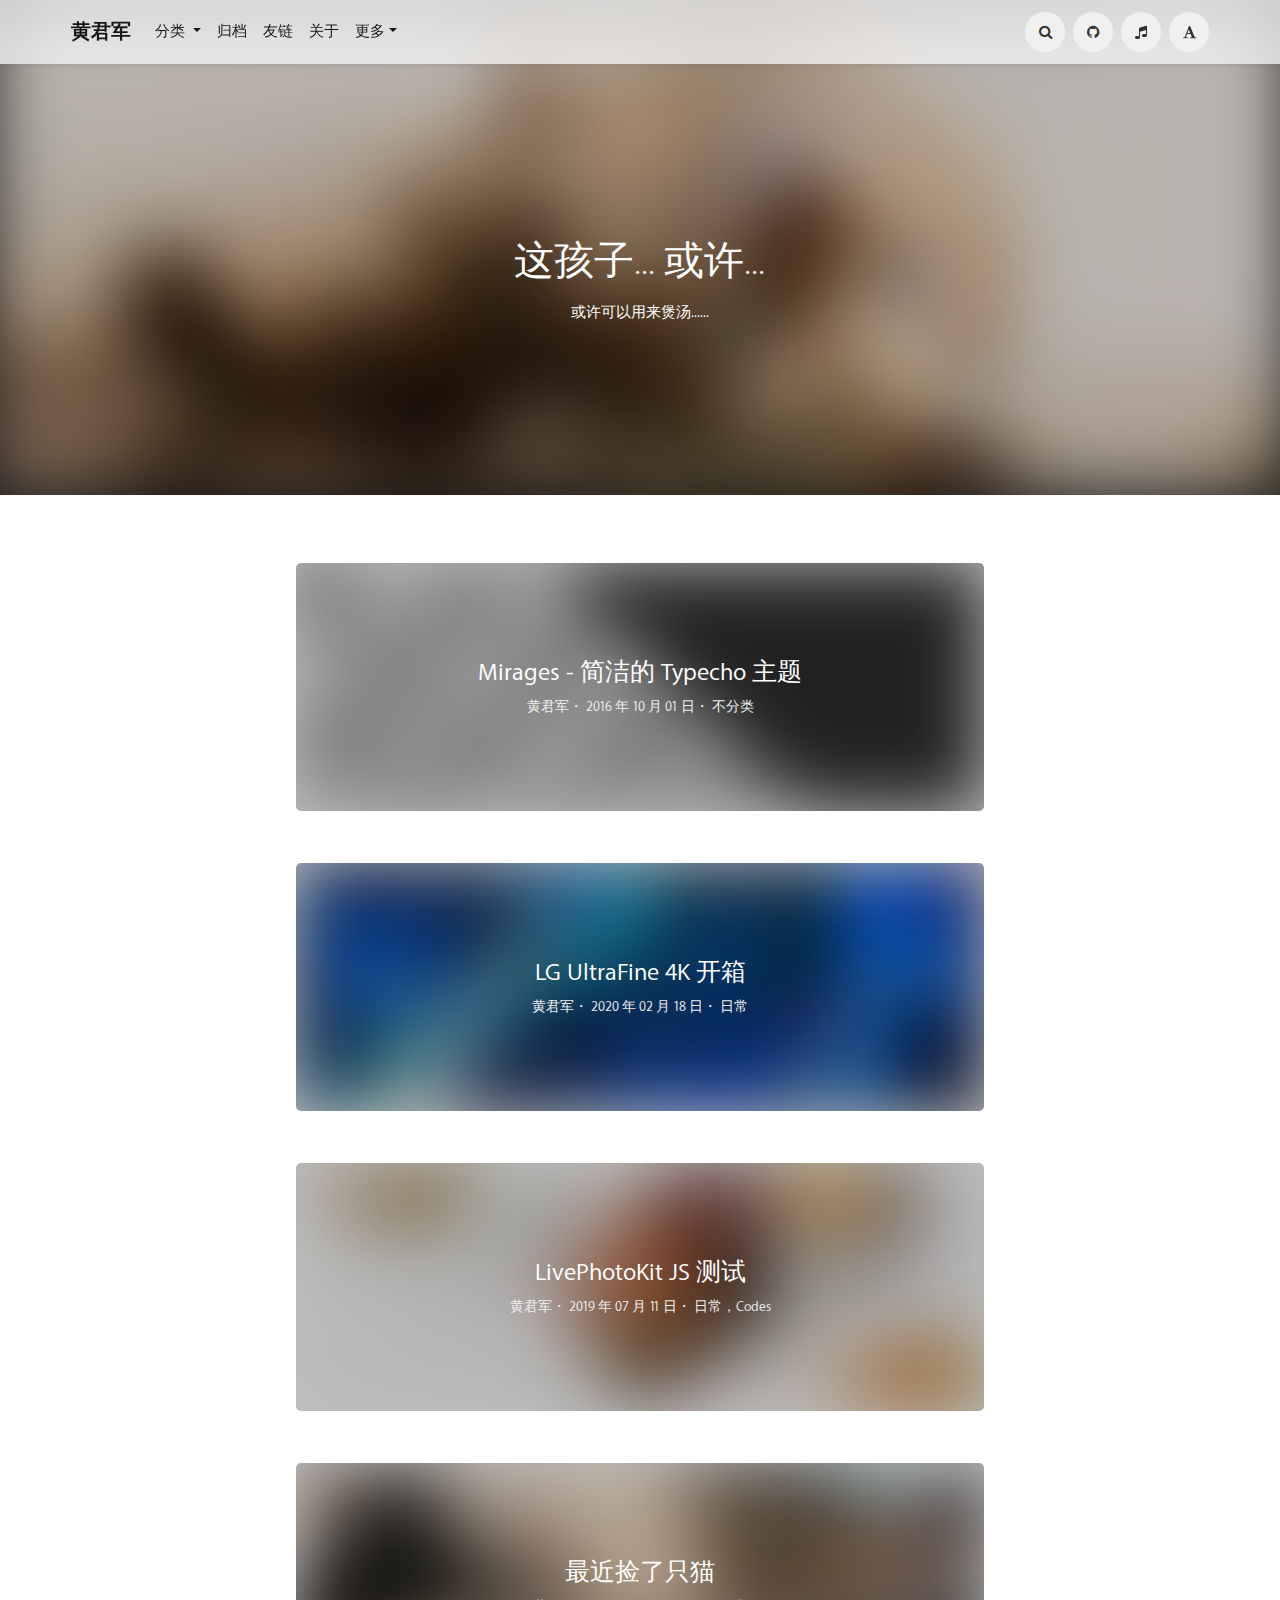
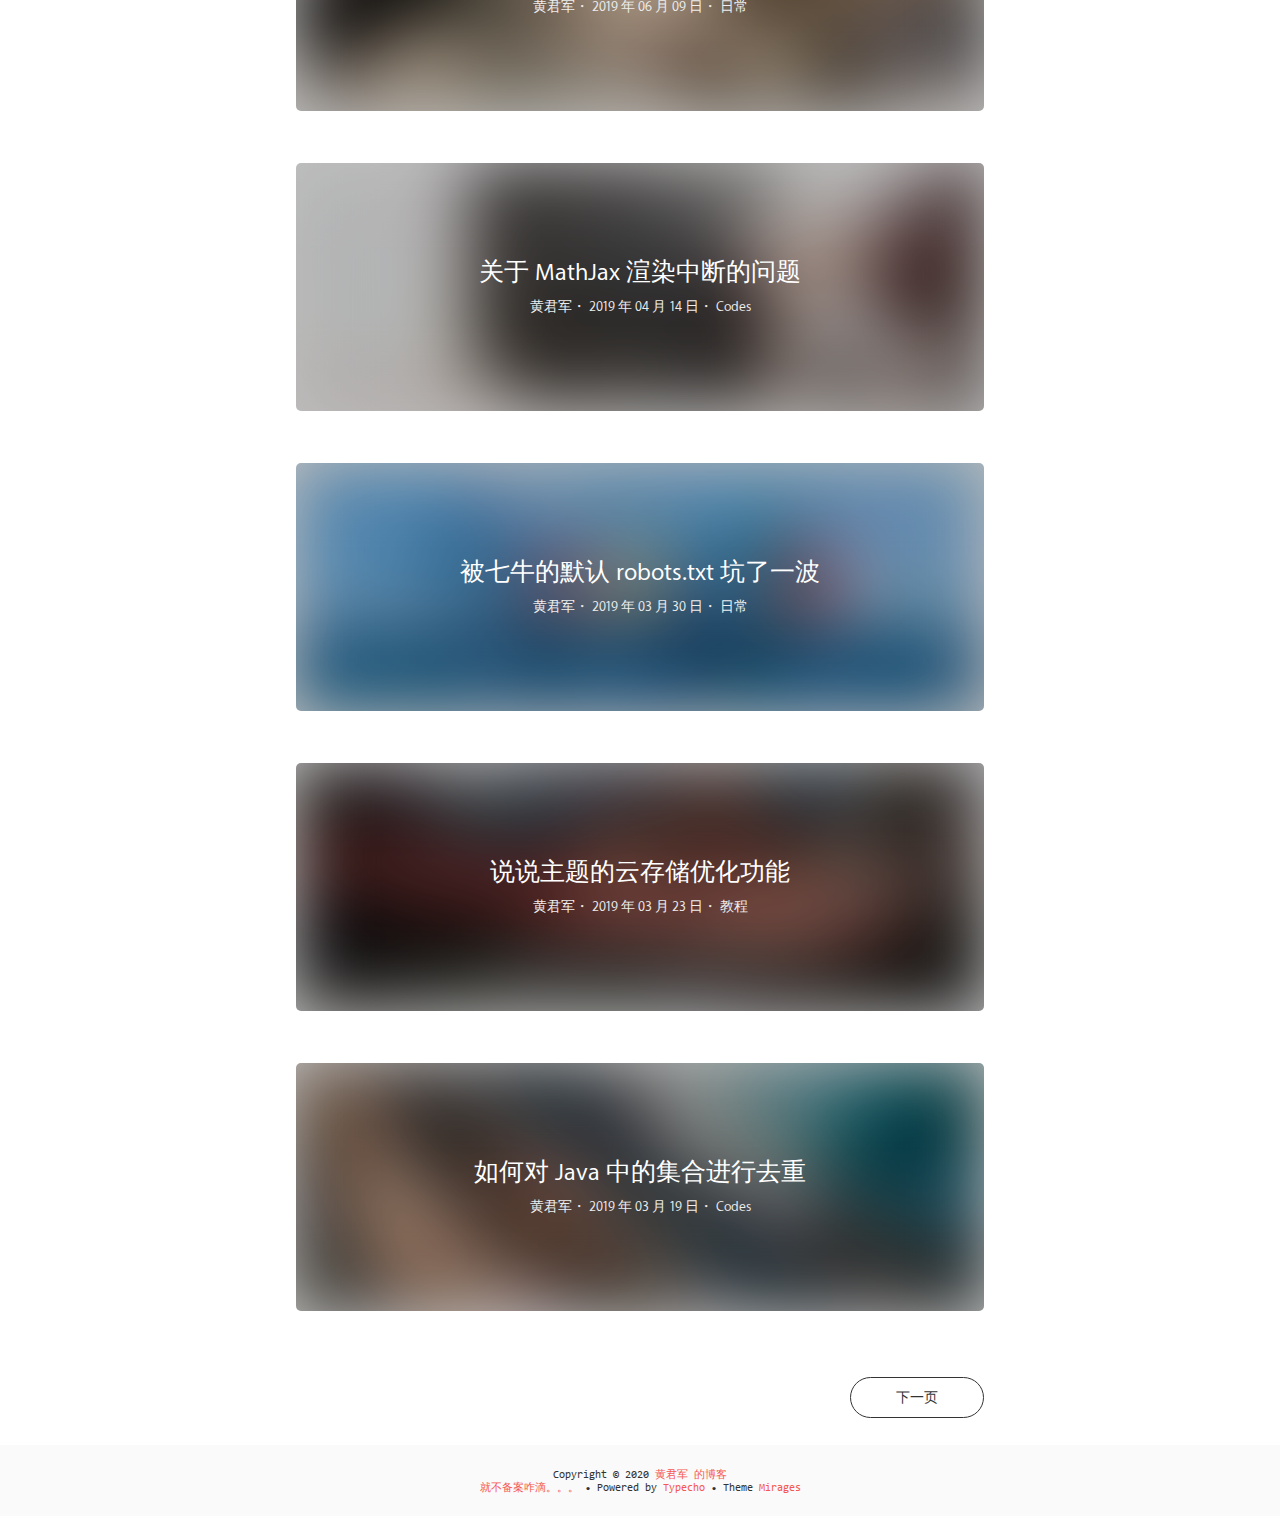
<file: index.html>
<!DOCTYPE HTML>
<html class="no-js">
<head>
<meta charset="UTF-8">
<meta http-equiv="X-UA-Compatible" content="IE=edge, chrome=1">
<meta name="renderer" content="webkit">
<meta name="HandheldFriendly" content="true">
<meta name="viewport" content="width=device-width, initial-scale=1, maximum-scale=1, user-scalable=no, shrink-to-fit=no">
<meta http-equiv="x-dns-prefetch-control" content="on">


<title>黄君军 的博客</title>
<meta property="og:title" content="Hran 的博客">
<meta property="og:site_name" content="Hran 的博客">
<meta property="og:type" content="website">
<meta property="og:description" content="Hran的博客，一个简单随性的博客，可能没有生活，也可能没有技术。有的，只是一只单身狗，晒出自己看到的世界，写出自己所想的细节。">
<meta property="og:url" content="https://get233.com"><meta property="og:image" content="https://cdn.get233.com/hran/2019/04/14/155523580443084_cf6143085f0a07c75e2b45f5f232bcfc-2.jpeg?imageView2/2/w/640/q/75"><meta name="description" content="Hran的博客，一个简单随性的博客，可能没有生活，也可能没有技术。有的，只是一只单身狗，晒出自己看到的世界，写出自己所想的细节。">
<meta name="keywords" content="hran,Hran的博客,Mirages,Typecho,主题,模板,博客主题,Mac">
<meta name="template" content="Mirages">
<link rel="pingback" href="https://get233.com/action/xmlrpc">
<link rel="EditURI" type="application/rsd+xml" title="RSD" href="https://get233.com/action/xmlrpc?rsd">
<link rel="wlwmanifest" type="application/wlwmanifest+xml" href="https://get233.com/action/xmlrpc?wlw">
<link rel="alternate" type="application/rss+xml" title="Hran 的博客 &raquo; RSS 2.0" href="https://get233.com/feed/">
<link rel="alternate" type="application/rdf+xml" title="Hran 的博客 &raquo; RSS 1.0" href="https://get233.com/feed/rss/">
<link rel="alternate" type="application/atom+xml" title="Hran 的博客 &raquo; ATOM 1.0" href="https://get233.com/feed/atom/">
<script>var meting_api="https://get233.com/action/metingapi?server=:server&type=:type&id=:id&r=:r";</script><meta name="apple-mobile-web-app-capable" content="yes">
<meta name="theme-color" content="#868981">
<meta name="apple-mobile-web-app-status-bar-style" content="black-translucent">





<style type="text/css">
    /* Font - Mirages Custom */
        @font-face {
        font-family: 'Mirages Custom';
        font-style: normal;
        font-weight: 300;
        src:
            url(static/font/300.woff2) format('woff2'),
            url(static/font/300.woff) format('woff'),
            url(static/font/300.ttf) format('truetype');
    }
    @font-face {
        font-family: 'Mirages Custom';
        font-style: italic;
        font-weight: 300;
        src:
            url(static/font/300i.woff2) format('woff2'),
            url(static/font/300i.woff) format('woff'),
            url(static/font/300i.ttf) format('truetype');
    }
    @font-face {
        font-family: 'Mirages Custom';
        font-style: normal;
        font-weight: 400;
        src:
            url(static/font/400.woff2) format('woff2'),
            url(static/font/400.woff) format('woff'),
            url(static/font/400.ttf) format('truetype');
    }
    @font-face {
        font-family: 'Mirages Custom';
        font-style: italic;
        font-weight: 400;
        src:
            url(static/font/400i.woff2) format('woff2'),
            url(static/font/400i.woff) format('woff'),
            url(static/font/400i.ttf) format('truetype');
    }
    @font-face {
        font-family: 'Mirages Custom';
        font-style: normal;
        font-weight: 500;
        src:
            url(static/font/500.woff2) format('woff2'),
            url(static/font/500.woff) format('woff'),
            url(static/font/500.ttf) format('truetype');
    }
    @font-face {
        font-family: 'Mirages Custom';
        font-style: italic;
        font-weight: 500;
        src:
            url(static/font/500i.woff2) format('woff2'),
            url(static/font/500i.woff) format('woff'),
            url(static/font/500i.ttf) format('truetype');
    }
        @font-face {
        font-family: 'Mirages Custom';
        font-style: normal;
        font-weight: 700;
        src:
            url(static/font/700.woff2) format('woff2'),
            url(static/font/700.woff) format('woff'),
            url(static/font/700.ttf) format('truetype');
    }
    @font-face {
        font-family: 'Mirages Custom';
        font-style: italic;
        font-weight: 700;
        src:
            url(static/font/700i.woff2) format('woff2'),
            url(static/font/700i.woff) format('woff'),
            url(static/font/700i.ttf) format('truetype');
    }
    @font-face {
        font-family: 'Consolas';
        font-style: normal;
        font-weight: 400;
        src:
            local('Consolas'),
            url(static/font/400.eot) format('embedded-opentype'),
            url(static/font/4001.woff2) format('woff2'),
            url(static/font/4001.woff) format('woff'),
            url(static/font/4001.ttf) format('truetype'),
            url(static/font/400.svg#Consolas) format('svg');
    }
    @font-face {
        font-family: 'Consolas';
        font-style: normal;
        font-weight: 700;
        src:
            local('Consolas'),
            url(static/font/700.eot) format('embedded-opentype'),
            url(static/font/7001.woff2) format('woff2'),
            url(static/font/7001.woff) format('woff'),
            url(static/font/7001.ttf) format('truetype'),
            url(static/font/700.svg#Consolas) format('svg');
    }

    /* Lora */
    @font-face {
        font-family: 'Lora';
        font-style: normal;
        font-weight: 400;
        src:
                local('Lora Regular'),
                local('Lora-Regular'),
                url(static/font/4002.woff2) format('woff2'),
                url(static/font/4002.woff) format('woff');
        unicode-range: U+0000-00FF, U+0131, U+0152-0153, U+02BB-02BC, U+02C6, U+02DA, U+02DC, U+2000-206F, U+2074, U+20AC, U+2122, U+2191, U+2193, U+2212, U+2215, U+FEFF, U+FFFD;
    }
    @font-face {
        font-family: 'Lora';
        font-style: normal;
        font-weight: 700;
        src:
                local('Lora Bold'),
                local('Lora-Bold'),
                url(static/font/7002.woff2) format('woff2'),
                url(static/font/7002.woff) format('woff');
        unicode-range: U+0000-00FF, U+0131, U+0152-0153, U+02BB-02BC, U+02C6, U+02DA, U+02DC, U+2000-206F, U+2074, U+20AC, U+2122, U+2191, U+2193, U+2212, U+2215, U+FEFF, U+FFFD;
    }
</style>
<link rel="stylesheet" href="static/css/mirages.min.css">
<script type="text/javascript">
    window['LocalConst'] = {
        THEME_VERSION: "7.10.1",
        BUILD: 1361,
        BASE_SCRIPT_URL: "https://assets.get233.com/usr/themes/Mirages/",
        IS_MOBILE: false,
        IS_PHONE: false,
        IS_TABLET: false,
        HAS_LOGIN: false,
        IS_HTTPS: true,
        ENABLE_PJAX: true,
        ENABLE_WEBP: true,
        SHOW_TOC: false,
        ENABLE_IMAGE_SIZE_OPTIMIZE: true,
        THEME_COLOR: '#F55852',
        DISQUS_SHORT_NAME: '',
        COMMENT_SYSTEM: 0,
        OWO_API: 'https://assets.get233.com/usr/themes/Mirages/usr/biaoqing/OwO.json',
        COMMENT_SYSTEM_DISQUS: 1,
        COMMENT_SYSTEM_DUOSHUO: 2,
        COMMENT_SYSTEM_EMBED: 0,
        PJAX_LOAD_STYLE: 0,
        PJAX_LOAD_STYLE_SIMPLE: 0,
        PJAX_LOAD_STYLE_CIRCLE: 1,
        AUTO_NIGHT_SHIFT_FROM: 22,
        AUTO_NIGHT_SHIFT_TO: 5,
        USE_MIRAGES_DARK: false,
        PREFERS_DARK_MODE: false,
        LIGHT_THEME_CLASS: "theme-white",
        TOC_AT_LEFT: false,
        SERIF_LOAD_NOTICE: '加载 Serif 字体可能需要 10 秒钟左右，请耐心等待',
        ROOT_FONT_SIZE: '100',
        BIAOQING_PAOPAO_PATH: '',
        BIAOQING_ARU_PATH: '',
        CDN_TYPE_OTHERS: -1,
        CDN_TYPE_QINIU: 1,
        CDN_TYPE_UPYUN: 2,
        CDN_TYPE_LOCAL: 3,
        CDN_TYPE_ALIYUN_OSS: 4,
        CDN_TYPE_QCLOUD_CI: 5,
        KEY_CDN_TYPE: '',
        UPYUN_SPLIT_TAG: '!',
        COMMENTS_ORDER: 'DESC',
        ENABLE_MATH_JAX: false,
        MATH_JAX_USE_DOLLAR: true,
        ENABLE_FLOW_CHART: false,
        ENABLE_MERMAID: false,
        HIDE_CODE_LINE_NUMBER: false,
        TRIM_LAST_LINE_BREAK_IN_CODE_BLOCK: true    };
    var Mlog = function (message) {
            };
                    LocalConst.BIAOQING_PAOPAO_PATH = 'https://assets.get233.com/usr/plugins/Mirages/biaoqing/paopao/';
        LocalConst.BIAOQING_ARU_PATH = 'https://assets.get233.com/usr/plugins/Mirages/biaoqing/aru/';
        var BIAOQING_PAOPAO_PATH = LocalConst.BIAOQING_PAOPAO_PATH;
        var BIAOQING_ARU_PATH = LocalConst.BIAOQING_ARU_PATH;
                LocalConst.KEY_CDN_TYPE = 'mirages-cdn-type';
        LocalConst.UPYUN_SPLIT_TAG = '!';
    </script>
    <script>
        var hour = new Date().getHours();
        if (hour <= LocalConst.AUTO_NIGHT_SHIFT_TO || hour >= LocalConst.AUTO_NIGHT_SHIFT_FROM) {
            LocalConst.USE_MIRAGES_DARK = true;
        }
    </script>

    



<script type="text/javascript">
    var autoHideElements = {};
    var CSS = function (css) {
        var link = document.createElement('link');
        link.setAttribute('rel', 'stylesheet');
        link.href = css;
        document.head.appendChild(link);
    };
    var STYLE = function (style, type) {
        type = type || 'text/css';
        var s = document.createElement('style');
        s.type = type;
        s.textContent = style;
        document.head.appendChild(s);
    };
    var JS = function (js, async) {
        async = async || false;
        var sc = document.createElement('script'), s = document.scripts[0];
        sc.src = js; sc.async = async;
        s.parentNode.insertBefore(sc, s);
    };
    var registAutoHideElement = function (selector) {
        var tmp = autoHideElements[selector];
        if (typeof(tmp) !== 'undefined') {
            return;
        }
        var element = document.querySelector(selector);
        if (element && typeof(Headroom) !== "undefined") {
            var headroom = new Headroom(element, {
                tolerance: 5,
                offset : 5,
                classes: {
                    initial: "show",
                    pinned: "show",
                    unpinned: "hide"
                }
            });
            headroom.init();
            autoHideElements[selector] = headroom;
        }
    };
    var getImageAddon = function (cdnType, width, height) {
        if (!LocalConst.ENABLE_IMAGE_SIZE_OPTIMIZE) {
            return "";
        }
        if (cdnType == LocalConst.CDN_TYPE_LOCAL || cdnType == LocalConst.CDN_TYPE_OTHERS) {
            return "";
        }
        var addon = "?";
        if (cdnType == LocalConst.CDN_TYPE_UPYUN) {
            addon = LocalConst.UPYUN_SPLIT_TAG;
        }
        var ratio = window.devicePixelRatio || 1;
        width = width || window.innerWidth;
        height = height || window.innerHeight;
        width = width || 0;
        height = height || 0;
        if (width == 0 && height == 0) {
            return "";
        }
        var format = "";
        if (LocalConst.ENABLE_WEBP) {
            if (cdnType == LocalConst.CDN_TYPE_ALIYUN_OSS) {
                format = "/format,webp"
            } else {
                format = "/format/webp";
            }
        }
        if (width >= height) {
            if (cdnType == LocalConst.CDN_TYPE_UPYUN) {
                addon += "/fw/" + parseInt(width * ratio) + "/quality/75" + format;
            } else if(cdnType == LocalConst.CDN_TYPE_ALIYUN_OSS) {
                addon += "x-oss-process=image/resize,w_" + parseInt(width * ratio) + "/quality,Q_75" + format;
            } else {
                addon += "imageView2/2/w/" + parseInt(width * ratio) + "/q/75" + format;
            }
        } else {
            if (cdnType == LocalConst.CDN_TYPE_UPYUN) {
                addon += "/fh/" + parseInt(width * ratio) + "/quality/75" + format;
            } else if(cdnType == LocalConst.CDN_TYPE_ALIYUN_OSS) {
                addon += "x-oss-process=image/resize,h_" + parseInt(width * ratio) + "/quality,Q_75" + format;
            } else {
                addon += "imageView2/2/h/" + parseInt(height * ratio) + "/q/75" + format;
            }
        }
        return addon;
    };
    var getBgHeight = function(windowHeight, bannerHeight, mobileBannerHeight){
        windowHeight = windowHeight || 560;
        if (windowHeight > window.screen.availHeight) {
            windowHeight = window.screen.availHeight;
        }
        bannerHeight = bannerHeight.trim();
        mobileBannerHeight = mobileBannerHeight.trim();
        if (window.innerHeight > window.innerWidth) {
            bannerHeight = parseFloat(mobileBannerHeight);
        } else {
            bannerHeight = parseFloat(bannerHeight);
        }
        bannerHeight = Math.round(windowHeight * bannerHeight / 100);
        return bannerHeight;
    };
    var registLoadBanner = function () {
        if (window.asyncBannerLoadNum >= 0) {
            window.asyncBannerLoadNum ++;
            Mlog("Loading Banner: " + window.asyncBannerLoadNum);
        }
    };
    var remove = function (element) {
        if (element) {
            if (typeof element['remove'] === 'function') {
                element.remove();
            } else if (element.parentNode) {
                element.parentNode.removeChild(element);
            }
        }
    };
    var loadBannerDirect = function (backgroundImage, backgroundPosition, wrap, cdnType, width, height) {
        var background = wrap.querySelector('.blog-background');
        var imageSrc = backgroundImage + getImageAddon(cdnType, width, height);

        Mlog("Start Loading Banner Direct... url: " + imageSrc + "  cdnType: " + cdnType);

        if (typeof(backgroundPosition) === 'string' && backgroundPosition.length > 0) {
            background.style.backgroundPosition = backgroundPosition;
        }

        background.style.backgroundImage = 'url("' + imageSrc + '")';
    };
    var loadBanner = function (img, backgroundImage, backgroundPosition, wrap, cdnType, width, height, blured) {
        var background = wrap.querySelector('.blog-background');
        var container = wrap.querySelector('.lazyload-container');

        if (!background) {
            console.warn("background is null", background);
            return;
        }
        if (!container) {
            console.warn("container is null", container);
            return;
        }

        var imageSrc = backgroundImage + getImageAddon(cdnType, width, height);

        Mlog("Start Loading Banner... url: " + imageSrc + "  cdnType: " + cdnType);


        background.classList.add("loading");

        remove(img);
        if (typeof(backgroundPosition) === 'string' && backgroundPosition.length > 0) {
            container.style.backgroundPosition = backgroundPosition;
            background.style.backgroundPosition = backgroundPosition;
        }
        container.style.backgroundImage = 'url("' + img.src + '")';
        container.classList.add('loaded');

        blured = blured || false;
        if (blured) {
            return;
        }

        // load Src background image
        var largeImage = new Image();
        largeImage.src = imageSrc;
        largeImage.onload = function() {
            remove(this);
            if (typeof imageLoad !== 'undefined' && imageLoad >= 1) {
                background.classList.add('bg-failed');
            } else {
                background.style.backgroundImage = 'url("' + imageSrc + '")';
                background.classList.remove('loading');
                container.classList.remove('loaded');
            }
            setTimeout(function () {
                remove(container);
                if (window.asyncBannerLoadCompleteNum >= 0) {
                    window.asyncBannerLoadCompleteNum ++;
                    Mlog("Loaded Banner: " + window.asyncBannerLoadCompleteNum);
                    if (window.asyncBannerLoadCompleteNum === window.asyncBannerLoadNum) {
                        window.asyncBannerLoadNum = -1170;
                        window.asyncBannerLoadCompleteNum = -1170;
                        $('body').trigger("ajax-banner:done");
                    } else if (window.asyncBannerLoadCompleteNum > window.asyncBannerLoadNum) {
                        console.error("loaded num is large than load num.");
                        setTimeout(function () {
                            window.asyncBannerLoadNum = -1170;
                            window.asyncBannerLoadCompleteNum = -1170;
                            $('body').trigger("ajax-banner:done");
                        }, 1170);
                    }
                }
            }, 1001);
        };
    };
    var loadPrefersDarkModeState = function () {
        if (typeof window.matchMedia === 'function') {
            LocalConst.PREFERS_DARK_MODE = window.matchMedia('(prefers-color-scheme: dark)').matches;
        }
    };
</script>
<style type="text/css">
    body, button, input, optgroup, select, textarea {
        font-family: 'Mirages Custom', 'Merriweather', 'Open Sans', 'PingFang SC', 'Hiragino Sans GB', 'Microsoft Yahei', 'WenQuanYi Micro Hei',  'Segoe UI Emoji', 'Segoe UI Symbol', Helvetica, Arial, sans-serif;
    }
    .github-box, .github-box .github-box-title h3 {
        font-family: 'Mirages Custom', 'Merriweather', 'Open Sans', 'PingFang SC', 'Hiragino Sans GB', 'Microsoft Yahei', 'WenQuanYi Micro Hei',  'Segoe UI Emoji', 'Segoe UI Symbol', Helvetica, Arial, sans-serif !important;
    }
    .aplayer {
        font-family: 'Mirages Custom', 'Myriad Pro', 'Myriad Set Pro', 'Open Sans', 'PingFang SC', 'Hiragino Sans GB', 'Microsoft Yahei', 'WenQuanYi Micro Hei',  Helvetica, arial, sans-serif !important;
    }
    /* Serif */
    body.content-lang-en.content-serif .post-content {
        font-family: 'Lora', 'PT Serif', 'Source Serif Pro', Georgia, 'PingFang SC', 'Hiragino Sans GB', 'Microsoft Yahei', 'WenQuanYi Micro Hei',  serif;
    }
    body.content-lang-en.content-serif.serif-fonts .post-content {
        font-family: 'Lora', 'PT Serif', 'Source Serif Pro', 'Noto Serif CJK SC', 'Noto Serif CJK', 'Noto Serif SC', 'Source Han Serif SC', 'Source Han Serif', 'source-han-serif-sc', 'PT Serif', 'SongTi SC', 'MicroSoft Yahei',  serif;
    }
    body.serif-fonts .post-content, body.serif-fonts .blog-title {
        font-family: 'Noto Serif CJK SC', 'Noto Serif CJK', 'Noto Serif SC', 'Source Han Serif SC', 'Source Han Serif', 'source-han-serif-sc', 'PT Serif', 'SongTi SC', 'MicroSoft Yahei',  Georgia, serif;
    }
</style>
<style type="text/css">
    /** 页面样式调整 */
    
    </style>
<!-- 主题主色调 -->
<style type="text/css">
    /* Color - Custom */
    body.color-custom a {
        color: #F55852;
    }
    body.color-custom *::selection {
        background: #C0F4AF;
        color: #333;
    }
    body.color-custom #index article a, body.color-custom #post article a, body.color-custom #archive article a {
        color: #F55852;
    }
    body.color-custom #footer a:after, body.color-custom #header .nav li a:after, body.color-custom #post .post-meta a:after, body.color-custom #index .comments a:after, body.color-custom #index .post-content a:after, body.color-custom #post .post-content a:after, body.color-custom #archive .post-content a:after, body.color-custom #archive .comments a:after, body.color-custom #comments a:after {
        border-color: #F55852;
    }
    body.color-custom .post-content a {
        color: #F55852;
    }
    body.color-custom .post-near {
        color: #F55852;
    }
    body.color-custom #nav .search-box .search{
        color: #F55852;
    }
    body.color-custom #comments .comment-list a, body.color-custom #comments .respond a  {
        color: #F55852;
    }
    body.color-custom #comments .widget-title {
        color: #F55852;
    }
    body.color-custom .color-main {
        color: #F55852 !important;
    }
    body.color-custom #disqus_thread a {
        color: #F55852;
    }
    body.color-custom #footer a {
        color: #F55852;
    }
    body.color-custom .github-box .github-box-download .download:hover{
        border-color: #F55852 !important;
        background-color: rgba(245, 88, 82, 0.4) !important;
    }
    body.color-custom .sp-progress {
        background: linear-gradient(45deg, rgba(245, 88, 82, 0), rgba(245, 88, 82, 0.1) 25%, rgba(245, 88, 82, 0.35) 50%, rgb(245, 88, 82) 75%, rgba(245, 88, 82, 0.1));
    }

    li.index-menu-item.current>a.index-menu-link, body.color-custom li.index-menu-item.current>a.index-menu-link{
        color: #F55852;
        border-left: .125rem solid #F55852;
    }

    body.color-custom .post-content .content-file:hover .content-file-icon,
    body.color-custom .post-content .content-file:hover .content-file-filename,
    body.color-custom .comment-content .content-file:hover .content-file-icon,
    body.color-custom .comment-content .content-file:hover .content-file-filename,
    body.color-custom.theme-sunset .post-content .content-file:hover .content-file-icon,
    body.color-custom.theme-sunset .post-content .content-file:hover .content-file-filename,
    body.color-custom.theme-sunset .comment-content .content-file:hover .content-file-icon,
    body.color-custom.theme-sunset .comment-content .content-file:hover .content-file-filename {
        color: #F55852;
    }

    body.color-custom .post-content .content-file:hover,
    body.color-custom .comment-content .content-file:hover,
    body.color-custom.theme-sunset .post-content .content-file:hover,
    body.color-custom.theme-sunset .comment-content .content-file:hover {
        border-color: #F55852;
    }

    /* Color - Custom Dark */
    body.theme-dark a {
        color: #7AC088;
    }
    body.theme-dark.color-custom *::selection {
        background: #7AC088;
        color: #fff;
    }
    body.theme-dark.color-custom #index article a, body.theme-dark.color-custom #post article a, body.theme-dark.color-custom #archive article a {
        color: #7AC088;
    }
    body.theme-dark.color-custom #footer a:after,
    body.theme-dark.color-custom #header .nav li a:after,
    body.theme-dark.color-custom #post .post-meta a:after,
    body.theme-dark.color-custom #index .comments a:after,
    body.theme-dark.color-custom #index .post-content a:after,
    body.theme-dark.color-custom #post .post-content a:after,
    body.theme-dark.color-custom #archive .post-content a:after,
    body.theme-dark.color-custom #archive .comments a:after,
    body.theme-dark.color-custom #comments a:after
    {
        border-color: #7AC088;
    }
    body.theme-dark.color-custom .post-content a {
        color: #7AC088;
    }
    body.theme-dark.color-custom .post-near {
        color: #7AC088;
    }
    body.theme-dark.color-custom #nav .search-box .search {
        color: #7AC088;
    }
    body.theme-dark.color-custom #comments .comment-list a, body.theme-dark.color-custom #comments .respond a  {
        color: #7AC088;
    }
    body.theme-dark.color-custom #comments .widget-title {
        color: #7AC088;
    }
    body.theme-dark.color-custom .color-main {
        color: #7AC088 !important;
    }
    body.theme-dark.color-custom #disqus_thread a {
        color: #7AC088;
    }
    body.theme-dark.color-custom #footer a {
        color: #7AC088;
    }
    body.theme-dark.color-custom .github-box .github-box-download .download:hover{
        border-color: #7AC088 !important;
        background-color: rgba(122, 192, 136, 0.4) !important;
    }
    body.color-custom.theme-dark #index .post-content a:not(.no-icon), body.color-custom.theme-dark #archive .post-content a:not(.no-icon),body.color-custom.theme-dark #post .post-content a:not(.no-icon) {
        color: #7AC088;
    }
    body.color-custom.theme-dark li.index-menu-item.current>a.index-menu-link {
        color: #7AC088;
        border-left: .125rem solid #7AC088;
    }
    body.color-custom.theme-dark .sp-progress {
        background: linear-gradient(45deg, rgba(122, 192, 136, 0), rgba(122, 192, 136, 0.1) 25%, rgba(122, 192, 136, 0.35) 50%, rgb(122, 192, 136) 75%, rgba(122, 192, 136, 0.1));
    }

    body.color-custom.theme-dark .post-content .content-file:hover .content-file-icon,
    body.color-custom.theme-dark .post-content .content-file:hover .content-file-filename,
    body.color-custom.theme-dark .comment-content .content-file:hover .content-file-icon,
    body.color-custom.theme-dark .comment-content .content-file:hover .content-file-filename {
        color: #7AC088;
    }
    body.color-custom.theme-dark .post-content .content-file:hover,
    body.color-custom.theme-dark .comment-content .content-file:hover {
        border-color: #7AC088;
    }

    /*桌面端*/
    body.color-custom #index .post .post-title:hover,body.color-custom #archive .post .post-title:hover {
        color: #F55852;
    }
    body.color-custom.theme-dark #index .post .post-title:hover,body.color-custom.theme-dark #archive .post .post-title:hover {
        color: #7AC088;
    }
</style>
<style type="text/css">
html.no-js .crisp-client .crisp-1rjpbb7 .crisp-1rf4xdh .crisp-kquevr .crisp-x94m06 {
position: fixed!important;
	bottom: 0.625rem !important;
    right: 0.625rem !important;
    left: auto !important;
  height: 3.75rem !important;
  width: 3.75rem !important;
  -webkit-transition: all 0.5s ease 0.5s!important;
  -moz-transition: all 0.5s ease 0.5s!important;
  -ms-transition: all 0.5s ease 0.5s!important;
  -o-transition: all 0.5s ease 0.5s!important;
  transition: all 0.5s ease 0.5s!important;
}
html.no-js body.mobile .crisp-client .crisp-1rjpbb7 .crisp-1rf4xdh .crisp-kquevr .crisp-x94m06 {
  -webkit-transition: all 0.5s ease 0s!important;
  -moz-transition: all 0.5s ease 0s!important;
  -ms-transition: all 0.5s ease 0s!important;
  -o-transition: all 0.5s ease 0s!important;
  transition: all 0.5s ease 0s!important;
}

body.show-back-to-top .crisp-client .crisp-1rjpbb7 .crisp-1rf4xdh .crisp-kquevr .crisp-x94m06 {
    -webkit-transform: translateX(-4.375rem);
    -moz-transform: translateX(-4.375rem);
    -ms-transform: translateX(-4.375rem);
    -o-transform: translateX(-4.375rem);
    transform: translateX(-4.375rem); }
  body.display-menu-tree .crisp-client .crisp-1rjpbb7 .crisp-1rf4xdh .crisp-kquevr .crisp-x94m06 {
    -webkit-transform: translateX(-17.5rem);
    -moz-transform: translateX(-17.5rem);
    -ms-transform: translateX(-17.5rem);
    -o-transform: translateX(-17.5rem);
    transform: translateX(-17.5rem); }
  body.display-menu-tree.show-back-to-top .crisp-client .crisp-1rjpbb7 .crisp-1rf4xdh .crisp-kquevr .crisp-x94m06 {
    -webkit-transform: translateX(-17.5rem) translateY(-4.375rem);
    -moz-transform: translateX(-17.5rem) translateY(-4.375rem);
    -ms-transform: translateX(-17.5rem) translateY(-4.375rem);
    -o-transform: translateX(-17.5rem) translateY(-4.375rem);
    transform: translateX(-17.5rem) translateY(-4.375rem); }

body.auto-hide-hide .crisp-client .crisp-1rjpbb7 .crisp-1rf4xdh .crisp-kquevr .crisp-x94m06 {
    -webkit-transform: translateX(5rem) !important;
    -moz-transform: translateX(5rem) !important;
    -ms-transform: translateX(5rem) !important;
    -o-transform: translateX(5rem) !important;
    transform: translateX(5rem) !important; }

    body.display-nav .crisp-client .crisp-1rjpbb7 .crisp-1rf4xdh .crisp-kquevr .crisp-x94m06 {
    opacity: 0; }
body.mobile .crisp-client .crisp-1rjpbb7 .crisp-1rf4xdh .crisp-kquevr .crisp-x94m06 {
	width: 54px!important;
	height: 54px!important;
  -webkit-transform: translateX(0);
    -moz-transform: translateX(0);
    -ms-transform: translateX(0);
    -o-transform: translateX(0);
    transform: translateX(0);
}

html.no-js .crisp-client .crisp-1rjpbb7[data-last-operator-face=false] .crisp-1rf4xdh .crisp-kquevr .crisp-x94m06 .crisp-16qgsyi .crisp-101bp3x[data-is-ongoing=false] {
width: 2.0625rem!important;
height: 1.75rem!important;
top: 1.125rem!important;
left: 0.8125rem!important;
}
body.mobile .crisp-client .crisp-1rjpbb7[data-last-operator-face=false] .crisp-1rf4xdh .crisp-kquevr .crisp-x94m06 .crisp-16qgsyi .crisp-101bp3x[data-is-ongoing=false] {
    width: 32px!important;
    height: 26px!important;
    top: 16px!important;
    left: 11px!important;
}
</style>
<script type="text/javascript">
var _hmt = _hmt || [];
(function() {
  if (!LocalConst.HAS_LOGIN) {
    var hm = document.createElement("script");
    hm.src = "//hm.baidu.com/hm.js?d7fbadb428cb5fa9375f1db79d54f77d";
    var s = document.getElementsByTagName("script")[0]; 
    s.parentNode.insertBefore(hm, s);
  }
})();
</script><script>
    var _czc = _czc || [];
    var _hmt = _hmt || [];
</script>
</head>
<body class="theme-white color-custom card  desktop windows windows-le-7 chrome not-safari wrap-code open use-navbar">
    <script>
        loadPrefersDarkModeState();
        if (LocalConst.USE_MIRAGES_DARK || LocalConst.PREFERS_DARK_MODE) {
            var body = document.querySelector("body");
            body.classList.remove('theme-white');
            body.classList.add('theme-dark');
            body.classList.add('dark-mode');

            if (LocalConst.USE_MIRAGES_DARK) {
                body.classList.remove('dark-mode');
            } else if (LocalConst.PREFERS_DARK_MODE) {
                body.classList.add('os-dark-mode');
            }
        }
    </script>
<!--[if lt IE 9]>
<div class="browse-happy" role="dialog">当前网页 <strong>不支持</strong> 你正在使用的浏览器. 为了正常的访问, 请 <a href="http://browsehappy.com/">升级你的浏览器</a>.</div>
<![endif]-->
<div class="sp-progress"></div>
<div id="wrap">
    <span id="backtop" class="waves-effect waves-button"><i class="fa fa-angle-up"></i></span>
    <header>
    <a id="toggle-nav" class="btn btn-primary" href="javascript:void(0);"><span>MENU</span></a>
<nav id="site-navigation" class="sidebar no-user-select" role="navigation">
    <div id="nav">
        <div class="author navbar-header">
            <a href="javascript:;">
                <img src="static/picture/f4648a5fb8b1a100ee7f5e85fc73d65a.jpg" alt="Avatar" width="100" height="100">
            </a>
        </div>
        <div class="search-box navbar-header">
            <form class="form" id="search-form" action="https://get233.com/" role="search">
                <input id="search" type="text" name="s" required="" placeholder="搜索..." class="search search-form-input">
                <button id="search_btn" type="submit" class="search-btn"><i class="fa fa-search"></i></button>
            </form>
        </div>
        <ul id="menu-menu-1" class="menu navbar-nav" data-content="70">
                        <li class="menu-item"><a href="">首页</a></li>
            <li>
                <a class="slide-toggle">分类</a>
                <div class="category-list hide">
                                        <ul class="list"><li class="category-level-0 category-parent"><a href="javascript:;">日常</a></li><li class="category-level-0 category-parent"><a href="javascript:;">教程</a></li><li class="category-level-0 category-parent"><a href="javascript:;">不分类</a></li><li class="category-level-0 category-parent"><a href="javascript:;">Codes</a></li><li class="category-level-0 category-parent"><a href="javascript:;">云撸猫</a></li></ul>                </div>
            </li>
                                    <li class="menu-item"><a class="" href="javascript:;" title="归档">归档</a></li>
                        <li class="menu-item"><a class="" href="javascript:;" title="友链">友链</a></li>
                        <li class="menu-item"><a class="" href="javascript:;" title="购买主题">购买主题</a></li>
                        <li class="menu-item"><a class="" href="javascript:;" title="关于">关于</a></li>
                        <li class="menu-item"><a class="" href="javascript:;" title="主题展示">主题展示</a></li>
                        <li class="menu-item"><a class="" href="javascript:;" title="留言板">留言板</a></li>
                    </ul>
    </div>
                <div id="nav-toolbar">
            <div class="side-toolbar">
                <ul class="side-toolbar-list">
                                            <li><a id="side-toolbar-rss" href="javascript:;" title="RSS"><i class="fa fa-feed"></i></a></li>
                                        <li><a id="side-toolbar-github" href="javascript:;" title="Github" target="_blank"><i class="fa fa-github"></i></a></li><li><a id="side-toolbar-music" href="javascript:;" title="音乐" target="_blank"><i class="fa fa-music"></i></a></li>                                            <li><a id="side-toolbar-read-settings" href="javascript:void(0);" title="阅读设置"><i class="fa fa-font"></i></a></li>
                                    </ul>
                <div class="read-settings-container animated">
                    <div class="read-settings animated">
                        <div class="font-size-controls animated">
                            <button type="button" class="font-size-control control-btn-smaller waves-effect waves-button" data-mode="smaller">A</button>
                            <button type="button" class="font-size-display" disabled="">100%</button>
                            <button type="button" class="font-size-control control-btn-larger waves-effect waves-button" data-mode="larger">A</button>
                        </div>
                        <div class="background-color-controls animated">
                            <ul>
                                <li><a href="javascript:void(0)" title="自动模式" class="background-color-control auto selected" data-mode="auto"><i class="fa fa-adjust"></i></a></li>
                                <li><a href="javascript:void(0)" title="日间模式" class="background-color-control white " data-mode="white"><i class="fa fa-check-circle"></i></a></li>
                                <li><a href="javascript:void(0)" title="日落模式" class="background-color-control sunset " data-mode="sunset"><i class="fa fa-check-circle"></i></a></li>
                                <li><a href="javascript:void(0)" title="夜间模式" class="background-color-control dark " data-mode="dark"><i class="fa fa-check-circle"></i></a></li>
                            </ul>
                        </div>
                        <div class="font-family-controls">
                            <button type="button" class="font-family-control  control-btn-serif" data-mode="serif">Serif</button>
                            <button type="button" class="font-family-control selected control-btn-sans-serif" data-mode="sans-serif">Sans Serif</button>
                        </div>
                    </div>
                </div>
            </div>
        </div>
    </nav>
<!-- Fixed navbar -->
<nav id="navbar" class="navbar navbar-expand-md navbar-color navbar-md fixed-top no-user-select">
    <div class="container-fluid">
                <a class="navbar-brand text-brand" href="">黄君军</a>
        <button class="navbar-toggler" type="button" data-toggle="collapse" data-target="#navbarCollapse" aria-controls="navbarCollapse" aria-expanded="false" aria-label="Toggle navigation">
            <span class="navbar-toggler-icon"></span>
        </button>
        <div class="collapse navbar-collapse" id="navbarCollapse">
            <ul class="navbar-nav mr-auto">
                                                <li class="nav-item dropdown">
                    <a class="nav-link dropdown-toggle" href="#" id="dashboard-dropdown" role="button" data-toggle="dropdown" aria-haspopup="true" aria-expanded="false">
                        分类                    </a>
                                        <ul class="dropdown-menu"><li class="dropdown-item category-level-0 category-parent"><a href="javascript:;">日常</a></li><li class="dropdown-item category-level-0 category-parent"><a href="javascript:;">教程</a></li><li class="dropdown-item category-level-0 category-parent"><a href="javascript:;">不分类</a></li><li class="dropdown-item category-level-0 category-parent"><a href="javascript:;">Codes</a></li><li class="dropdown-item category-level-0 category-parent"><a href="javascript:;">云撸猫</a></li></ul>                </li>
                                                                                        <li class="nav-item"><a class="nav-link" href="javascript:;" title="归档">归档</a></li>
                                                        <li class="nav-item"><a class="nav-link" href="javascript:;" title="友链">友链</a></li>
                                                        <li class="nav-item"><a class="nav-link" href="javascript:;" title="关于">关于</a></li>
                                                                        <li class="nav-item dropdown">
    <a class="nav-link dropdown-toggle" href="#" id="more-menu-dropdown" role="button" data-toggle="dropdown" aria-haspopup="true" aria-expanded="false">更多</a>
    <ul class="dropdown-menu" aria-labelledby="more-menu-dropdown">
        <li class="dropdown-item"><a href="javascript:;" title="主题展示">主题展示</a></li><li class="dropdown-item"><a href="javascript:;" title="留言板">留言板</a></li><li class="dropdown-divider"></li><li class="dropdown-item"><a href="javascript:;" title="RSS 订阅">RSS 订阅</a></li></ul></li>            </ul>

                        <ul class="navbar-nav side-toolbar-list">
                <li class="navbar-search-container">
                    <a id="navbar-search" class="search-form-input" href="javascript:void(0);" title="搜索..."><i class="fa fa-search"></i></a>
                    <form class="search-form" action="https://get233.com/" role="search">
                        <input type="text" name="s" required="" placeholder="搜索..." class="search">
                    </form>
                </li>
                <li><a id="nav-side-toolbar-github" href="javascript:;" title="Github" target="_blank"><i class="fa fa-github"></i></a></li><li><a id="nav-side-toolbar-music" href="javascript:;" title="音乐" target="_blank"><i class="fa fa-music"></i></a></li>                                    <li>
                        <a id="nav-side-toolbar-read-settings" href="javascript:void(0);" title="阅读设置"><i class="fa fa-font"></i></a>
                        <div class="read-settings-container animated">
                            <div class="read-settings animated">
                                <div class="font-size-controls animated">
                                    <button type="button" class="font-size-control control-btn-smaller waves-effect waves-button" data-mode="smaller">A</button>
                                    <button type="button" class="font-size-display" disabled="">100%</button>
                                    <button type="button" class="font-size-control control-btn-larger waves-effect waves-button" data-mode="larger">A</button>
                                </div>
                                <div class="background-color-controls animated">
                                    <ul>
                                        <li><a href="javascript:void(0)" title="自动模式" class="background-color-control auto selected" data-mode="auto"><i class="fa fa-adjust"></i></a></li>
                                        <li><a href="javascript:void(0)" title="日间模式" class="background-color-control white " data-mode="white"><i class="fa fa-check-circle"></i></a></li>
                                        <li><a href="javascript:void(0)" title="日落模式" class="background-color-control sunset " data-mode="sunset"><i class="fa fa-check-circle"></i></a></li>
                                        <li><a href="javascript:void(0)" title="夜间模式" class="background-color-control dark " data-mode="dark"><i class="fa fa-check-circle"></i></a></li>
                                    </ul>
                                </div>
                                <div class="font-family-controls">
                                    <button type="button" class="font-family-control  control-btn-serif" data-mode="serif">Serif</button>
                                    <button type="button" class="font-family-control selected control-btn-sans-serif" data-mode="sans-serif">Sans Serif</button>
                                </div>
                            </div>
                        </div>
                    </li>
                            </ul>
        </div>
    </div>
</nav>    </header>
    
    <div id="body">
        <style type="text/css">
    /** 页面样式调整 */
        @media(max-width: 767px) {
        body.card #index, body.card #archive {
            padding: 4rem 3rem 3.5rem;
        }
        body.card .container {
            max-width: 710px;
        }
        body.card #index article, body.card #archive article {
            padding: .9375rem 0 1.25rem;
        }
        body.card #index article .post-card-mask, body.card #archive article .post-card-mask {
            height: 12.5rem;
        }
        body.card #index article .post-card-container, body.card #archive article .post-card-container {
            padding: 1rem 1rem;
        }
        .page-navigator {
            margin-top: 2rem;
        }
    }
    @media(max-width: 336px) {
        body.card #index article .post-card-mask, body.card #archive article .post-card-mask {
            height: 10.5rem;
        }
        a.btn, .btn>a {
            padding: .4375rem 2.25rem;
        }
        .page-navigator {
            margin-top: 1.5rem;
        }
    }
    @media screen and (min-width: 768px) and (max-width: 1301px) {
        body.card .container {
            max-width: 720px;
        }
    }
    @media screen and (min-width: 1302px) and (max-width: 1599px) {
        body.card .container {
            max-width: 864px;
        }
    }
    @media screen and (min-width: 1600px) and (max-width: 1799px){
        body.card .container {
            max-width: 896px;
        }
    }
    @media screen and (min-width: 1800px) and (max-width: 1999px){
        body.card .container {
            max-width: 960px;
        }
    }
    @media screen and (min-width: 2000px) and (max-width: 2399px) {
        body.card .container {
            max-width: 992px;
        }
    }
    @media screen and (min-width: 2400px) {
        body.card .container {
            max-width: 1024px;
        }
    }
                    #qr-box {
        background-color: transparent;
    }
            .post-buttons, #qr-box {
        display: none;
    }
    #body-bottom {
        margin-top: 0;
    }
            
                .inner {
        background-color: rgba(0,0,0,0.25);
    }
        #masthead {
        min-height: 12.5rem;
    }
                </style>
<style type="text/css">
    </style>        <script type="text/javascript">
            var wrap = document.querySelector('#wrap');
            var navbar = document.querySelector('#navbar');
            wrap.classList.remove('display-menu-tree');
            var body = document.querySelector('body');
            body.classList.remove('display-menu-tree');
            LocalConst.TOC_AT_LEFT = false;
            LocalConst.ENABLE_MATH_JAX = false;
            LocalConst.ENABLE_FLOW_CHART = false;
            LocalConst.ENABLE_MERMAID = false;
            
                        if (body.classList.contains('no-banner')) {
                body.classList.remove('no-banner');
            }                        if (body.classList.contains('content-lang-en')) {
                body.classList.remove('content-lang-en');
            }                        if (body.classList.contains('content-serif')) {
                body.classList.remove('content-serif');
            }            LocalConst.SHOW_TOC = false;
                    </script>
                                <header id="masthead" class="align-center align-middle " style="
            height:
        55;">
            <div class="blog-background"></div>
                                                <div class="lazyload-container"></div>
                    <script type="text/javascript">
                        var blurBanner = false;                        if (!blurBanner) registLoadBanner();
                    </script>
                    <img id="lazyload-img" alt="page banner image" src="static/picture/155523580443084_cf6143085f0a07c7.jpeg" style="display: none" onload="javascript:loadBanner(this, 'https://cdn.get233.com/hran/2019/04/14/155523580443084_cf6143085f0a07c75e2b45f5f232bcfc-2.jpeg', '', document.querySelector('#masthead'), '1', window.screen.availWidth, window.screen.availHeight, blurBanner)">
                                        <script type="text/javascript">
                var head = document.querySelector("#masthead");
                var bgHeight = getBgHeight(window.innerHeight, '55', '40');
                head.style.height = bgHeight + "px";
                            </script>
                        <div class="inner">
                <div class="container">
                    <h1 class="blog-title" style="">这孩子...或许...</h1>
                    <h2 class="blog-description" style="">或许可以用来煲汤......</h2>
                </div>
            </div>
                    </header>
                    <div class="container">
            <div class="row">



<div id="index" role="main">
    	                                <article itemscope="" itemtype="http://schema.org/BlogPosting" class="">
                    <div class="display-none" itemscope="" itemprop="author" itemtype="http://schema.org/Person">
                        <meta itemprop="name" content="Hran">
                        <meta itemprop="url" content="https://get233.com">
                    </div>
                    <div class="display-none" itemscope="" itemprop="publisher" itemtype="http://schema.org/Organization">
                        <meta itemprop="name" content="Hran">
                        <div itemscope="" itemprop="logo" itemtype="http://schema.org/ImageObject">
                            <meta itemprop="url" content="https://cdn.v2ex.com/gravatar/f4648a5fb8b1a100ee7f5e85fc73d65a?s=50&amp;r=PG&amp;d=">
                        </div>
                    </div>
                    <meta itemprop="url mainEntityOfPage" content="https://get233.com/archives/mirages-intro.html">
                    <meta itemprop="dateModified" content="2020-03-24T18:57:47+08:00">

                    <a href="javascript:;">
                                                <div class="post-card" id="post-card-681">
                                                                                                <div class="blog-background"></div>
                                    <div class="lazyload-container"></div>
                                    <script type="text/javascript">registLoadBanner();</script>
                                    <meta itemprop="image" content="https://cdn.get233.com/hran/2017/10/25/150892172728839_CHIRS_IMG685.jpeg">
                                    <meta itemprop="thumbnailUrl" content="https://cdn.get233.com/hran/2017/10/25/150892172728839_CHIRS_IMG685.jpeg?imageView2/2/w/320/q/75">
                                    <img alt="Thumbnail" src="static/picture/150892172728839_CHIRS_IMG685.jpeg" style="display: none" onload="javascript:loadBanner(this, 'https://cdn.get233.com/hran/2017/10/25/150892172728839_CHIRS_IMG685.jpeg', '', document.querySelector('#post-card-681'), '1', document.querySelector('#post-card-681').offsetWidth, document.querySelector('#post-card-681').offsetHeight)">
                                                                                        <div class="post-card-mask">
                                <div class="post-card-container">
                                    <h2 class="post-card-title" itemprop="headline"><span></span>Mirages - 简洁的 Typecho 主题</h2>
                                    <div class="post-card-info">
                                        <span itemprop="author" itemscope="" itemtype="http://schema.org/Person">黄君军 • </span>                                        <span itemprop="datePublished" content="2016-10-01T23:40:00+08:00">2016 年 10 月 01 日 • </span>
                                        <span>不分类</span>
                                    </div>
                                </div>
                            </div>
                        </div>
                    </a>
                </article>
                                                <article itemscope="" itemtype="http://schema.org/BlogPosting" class="">
                    <div class="display-none" itemscope="" itemprop="author" itemtype="http://schema.org/Person">
                        <meta itemprop="name" content="Hran">
                        <meta itemprop="url" content="https://get233.com">
                    </div>
                    <div class="display-none" itemscope="" itemprop="publisher" itemtype="http://schema.org/Organization">
                        <meta itemprop="name" content="Hran">
                        <div itemscope="" itemprop="logo" itemtype="http://schema.org/ImageObject">
                            <meta itemprop="url" content="https://cdn.v2ex.com/gravatar/f4648a5fb8b1a100ee7f5e85fc73d65a?s=50&amp;r=PG&amp;d=">
                        </div>
                    </div>
                    <meta itemprop="url mainEntityOfPage" content="https://get233.com/archives/lg-ultrafine-4k.html">
                    <meta itemprop="dateModified" content="2020-02-19T20:40:35+08:00">

                    <a href="javascript:;">
                                                <div class="post-card" id="post-card-1252">
                                                                                                <div class="blog-background"></div>
                                    <div class="lazyload-container"></div>
                                    <script type="text/javascript">registLoadBanner();</script>
                                    <meta itemprop="image" content="https://cdn.get233.com/hran/2020/02/18/158202100208408_daniel-korpai-8GDCzWrcE3M-unsplash.jpg">
                                    <meta itemprop="thumbnailUrl" content="https://cdn.get233.com/hran/2020/02/18/158202100208408_daniel-korpai-8GDCzWrcE3M-unsplash.jpg?imageView2/2/w/320/q/75">
                                    <img alt="Thumbnail" src="static/picture/158202100208408_daniel-korpai-8G.jpg" style="display: none" onload="javascript:loadBanner(this, 'https://cdn.get233.com/hran/2020/02/18/158202100208408_daniel-korpai-8GDCzWrcE3M-unsplash.jpg', '', document.querySelector('#post-card-1252'), '1', document.querySelector('#post-card-1252').offsetWidth, document.querySelector('#post-card-1252').offsetHeight)">
                                                                                        <div class="post-card-mask">
                                <div class="post-card-container">
                                    <h2 class="post-card-title" itemprop="headline">LG UltraFine 4K 开箱</h2>
                                    <div class="post-card-info">
                                        <span itemprop="author" itemscope="" itemtype="http://schema.org/Person">黄君军 • </span>                                        <span itemprop="datePublished" content="2020-02-18T18:17:00+08:00">2020 年 02 月 18 日 • </span>
                                        <span>日常</span>
                                    </div>
                                </div>
                            </div>
                        </div>
                    </a>
                </article>
                                                <article itemscope="" itemtype="http://schema.org/BlogPosting" class="">
                    <div class="display-none" itemscope="" itemprop="author" itemtype="http://schema.org/Person">
                        <meta itemprop="name" content="C0lacan">
                        <meta itemprop="url" content="">
                    </div>
                    <div class="display-none" itemscope="" itemprop="publisher" itemtype="http://schema.org/Organization">
                        <meta itemprop="name" content="C0lacan">
                        <div itemscope="" itemprop="logo" itemtype="http://schema.org/ImageObject">
                            <meta itemprop="url" content="https://cdn.v2ex.com/gravatar/c5c7b1057916f6fc452887aed7c3180a?s=50&amp;r=PG&amp;d=">
                        </div>
                    </div>
                    <meta itemprop="url mainEntityOfPage" content="https://get233.com/archives/live-photo-kit.html">
                    <meta itemprop="dateModified" content="2019-07-17T00:49:03+08:00">

                    <a href="javascript:;">
                                                <div class="post-card" id="post-card-1251">
                                                                                                <div class="blog-background"></div>
                                    <div class="lazyload-container"></div>
                                    <script type="text/javascript">registLoadBanner();</script>
                                    <meta itemprop="image" content="https://cdn.get233.com/hran/2019/04/banner-melissa-walker-horn-1137106-unsplash.jpg">
                                    <meta itemprop="thumbnailUrl" content="https://cdn.get233.com/hran/2019/04/banner-melissa-walker-horn-1137106-unsplash.jpg?imageView2/2/w/320/q/75">
                                    <img alt="Thumbnail" src="static/picture/banner-melissa-walker-horn-11371.jpg" style="display: none" onload="javascript:loadBanner(this, 'https://cdn.get233.com/hran/2019/04/banner-melissa-walker-horn-1137106-unsplash.jpg', '', document.querySelector('#post-card-1251'), '1', document.querySelector('#post-card-1251').offsetWidth, document.querySelector('#post-card-1251').offsetHeight)">
                                                                                        <div class="post-card-mask">
                                <div class="post-card-container">
                                    <h2 class="post-card-title" itemprop="headline">LivePhotoKit JS 测试</h2>
                                    <div class="post-card-info">
                                        <span itemprop="author" itemscope="" itemtype="http://schema.org/Person">黄君军 • </span>                                        <span itemprop="datePublished" content="2019-07-11T11:06:00+08:00">2019 年 07 月 11 日 • </span>
                                        <span>日常, Codes</span>
                                    </div>
                                </div>
                            </div>
                        </div>
                    </a>
                </article>
                                                <article itemscope="" itemtype="http://schema.org/BlogPosting" class="">
                    <div class="display-none" itemscope="" itemprop="author" itemtype="http://schema.org/Person">
                        <meta itemprop="name" content="Hran">
                        <meta itemprop="url" content="https://get233.com">
                    </div>
                    <div class="display-none" itemscope="" itemprop="publisher" itemtype="http://schema.org/Organization">
                        <meta itemprop="name" content="Hran">
                        <div itemscope="" itemprop="logo" itemtype="http://schema.org/ImageObject">
                            <meta itemprop="url" content="https://cdn.v2ex.com/gravatar/f4648a5fb8b1a100ee7f5e85fc73d65a?s=50&amp;r=PG&amp;d=">
                        </div>
                    </div>
                    <meta itemprop="url mainEntityOfPage" content="https://get233.com/archives/wo-zhong-yu-you-mao-le.html">
                    <meta itemprop="dateModified" content="2019-06-13T13:00:32+08:00">

                    <a href="javascript:;">
                                                <div class="post-card" id="post-card-1250">
                                                                                                <div class="blog-background"></div>
                                    <div class="lazyload-container"></div>
                                    <script type="text/javascript">registLoadBanner();</script>
                                    <meta itemprop="image" content="https://cdn.get233.com/hran/2019/06/09/156001741096465_IMG_1656.jpeg">
                                    <meta itemprop="thumbnailUrl" content="https://cdn.get233.com/hran/2019/06/09/156001741096465_IMG_1656.jpeg?imageView2/2/w/320/q/75">
                                    <img alt="Thumbnail" src="static/picture/156001741096465_IMG_1656.jpeg" style="display: none" onload="javascript:loadBanner(this, 'https://cdn.get233.com/hran/2019/06/09/156001741096465_IMG_1656.jpeg', '', document.querySelector('#post-card-1250'), '1', document.querySelector('#post-card-1250').offsetWidth, document.querySelector('#post-card-1250').offsetHeight)">
                                                                                        <div class="post-card-mask">
                                <div class="post-card-container">
                                    <h2 class="post-card-title" itemprop="headline">最近捡了只猫</h2>
                                    <div class="post-card-info">
                                        <span itemprop="author" itemscope="" itemtype="http://schema.org/Person">黄君军 • </span>                                        <span itemprop="datePublished" content="2019-06-09T00:46:00+08:00">2019 年 06 月 09 日 • </span>
                                        <span>日常</span>
                                    </div>
                                </div>
                            </div>
                        </div>
                    </a>
                </article>
                                                <article itemscope="" itemtype="http://schema.org/BlogPosting" class="">
                    <div class="display-none" itemscope="" itemprop="author" itemtype="http://schema.org/Person">
                        <meta itemprop="name" content="Hran">
                        <meta itemprop="url" content="https://get233.com">
                    </div>
                    <div class="display-none" itemscope="" itemprop="publisher" itemtype="http://schema.org/Organization">
                        <meta itemprop="name" content="Hran">
                        <div itemscope="" itemprop="logo" itemtype="http://schema.org/ImageObject">
                            <meta itemprop="url" content="https://cdn.v2ex.com/gravatar/f4648a5fb8b1a100ee7f5e85fc73d65a?s=50&amp;r=PG&amp;d=">
                        </div>
                    </div>
                    <meta itemprop="url mainEntityOfPage" content="https://get233.com/archives/mathjax-error-preparing-commonhtml-output.html">
                    <meta itemprop="dateModified" content="2019-04-14T18:26:20+08:00">

                    <a href="javascript:;">
                                                <div class="post-card" id="post-card-1247">
                                                                                                <div class="blog-background"></div>
                                    <div class="lazyload-container"></div>
                                    <script type="text/javascript">registLoadBanner();</script>
                                    <meta itemprop="image" content="https://cdn.get233.com/hran/2019/04/14/155523482216217_jeshoots-com-436787-unsplash.jpg">
                                    <meta itemprop="thumbnailUrl" content="https://cdn.get233.com/hran/2019/04/14/155523482216217_jeshoots-com-436787-unsplash.jpg?imageView2/2/w/320/q/75">
                                    <img alt="Thumbnail" src="static/picture/155523482216217_jeshoots-com-436.jpg" style="display: none" onload="javascript:loadBanner(this, 'https://cdn.get233.com/hran/2019/04/14/155523482216217_jeshoots-com-436787-unsplash.jpg', '', document.querySelector('#post-card-1247'), '1', document.querySelector('#post-card-1247').offsetWidth, document.querySelector('#post-card-1247').offsetHeight)">
                                                                                        <div class="post-card-mask">
                                <div class="post-card-container">
                                    <h2 class="post-card-title" itemprop="headline">关于 MathJax 渲染中断的问题</h2>
                                    <div class="post-card-info">
                                        <span itemprop="author" itemscope="" itemtype="http://schema.org/Person">黄君军 • </span>                                        <span itemprop="datePublished" content="2019-04-14T17:38:00+08:00">2019 年 04 月 14 日 • </span>
                                        <span>Codes</span>
                                    </div>
                                </div>
                            </div>
                        </div>
                    </a>
                </article>
                                                <article itemscope="" itemtype="http://schema.org/BlogPosting" class="">
                    <div class="display-none" itemscope="" itemprop="author" itemtype="http://schema.org/Person">
                        <meta itemprop="name" content="Hran">
                        <meta itemprop="url" content="https://get233.com">
                    </div>
                    <div class="display-none" itemscope="" itemprop="publisher" itemtype="http://schema.org/Organization">
                        <meta itemprop="name" content="Hran">
                        <div itemscope="" itemprop="logo" itemtype="http://schema.org/ImageObject">
                            <meta itemprop="url" content="https://cdn.v2ex.com/gravatar/f4648a5fb8b1a100ee7f5e85fc73d65a?s=50&amp;r=PG&amp;d=">
                        </div>
                    </div>
                    <meta itemprop="url mainEntityOfPage" content="https://get233.com/archives/about-qiniu-default-robots-1.html">
                    <meta itemprop="dateModified" content="2019-04-01T19:55:51+08:00">

                    <a href="javascript:;">
                                                <div class="post-card" id="post-card-1237">
                                                                                                <div class="blog-background"></div>
                                    <div class="lazyload-container"></div>
                                    <script type="text/javascript">registLoadBanner();</script>
                                    <meta itemprop="image" content="https://cdn.get233.com/hran/2019/03/30/155395221328021_pawel-czerwinski-710838-unsplash.jpg">
                                    <meta itemprop="thumbnailUrl" content="https://cdn.get233.com/hran/2019/03/30/155395221328021_pawel-czerwinski-710838-unsplash.jpg?imageView2/2/w/320/q/75">
                                    <img alt="Thumbnail" src="static/picture/155395221328021_pawel-czerwinski.jpg" style="display: none" onload="javascript:loadBanner(this, 'https://cdn.get233.com/hran/2019/03/30/155395221328021_pawel-czerwinski-710838-unsplash.jpg', 'BOTTOM', document.querySelector('#post-card-1237'), '1', document.querySelector('#post-card-1237').offsetWidth, document.querySelector('#post-card-1237').offsetHeight)">
                                                                                        <div class="post-card-mask">
                                <div class="post-card-container">
                                    <h2 class="post-card-title" itemprop="headline">被七牛的默认 robots.txt 坑了一波</h2>
                                    <div class="post-card-info">
                                        <span itemprop="author" itemscope="" itemtype="http://schema.org/Person">黄君军 • </span>                                        <span itemprop="datePublished" content="2019-03-30T21:23:00+08:00">2019 年 03 月 30 日 • </span>
                                        <span>日常</span>
                                    </div>
                                </div>
                            </div>
                        </div>
                    </a>
                </article>
                                                <article itemscope="" itemtype="http://schema.org/BlogPosting" class="">
                    <div class="display-none" itemscope="" itemprop="author" itemtype="http://schema.org/Person">
                        <meta itemprop="name" content="Hran">
                        <meta itemprop="url" content="https://get233.com">
                    </div>
                    <div class="display-none" itemscope="" itemprop="publisher" itemtype="http://schema.org/Organization">
                        <meta itemprop="name" content="Hran">
                        <div itemscope="" itemprop="logo" itemtype="http://schema.org/ImageObject">
                            <meta itemprop="url" content="https://cdn.v2ex.com/gravatar/f4648a5fb8b1a100ee7f5e85fc73d65a?s=50&amp;r=PG&amp;d=">
                        </div>
                    </div>
                    <meta itemprop="url mainEntityOfPage" content="https://get233.com/archives/mirages-cdn-optimization.html">
                    <meta itemprop="dateModified" content="2019-05-18T13:38:44+08:00">

                    <a href="javascript:;">
                                                <div class="post-card" id="post-card-1223">
                                                                                                <div class="blog-background"></div>
                                    <div class="lazyload-container"></div>
                                    <script type="text/javascript">registLoadBanner();</script>
                                    <meta itemprop="image" content="https://cdn.get233.com/hran/2019/03/23/155335645557436_marc-olivier-jodoin-291607-unsplash.jpg">
                                    <meta itemprop="thumbnailUrl" content="https://cdn.get233.com/hran/2019/03/23/155335645557436_marc-olivier-jodoin-291607-unsplash.jpg?imageView2/2/w/320/q/75">
                                    <img alt="Thumbnail" src="static/picture/155335645557436_marc-olivier-jod.jpg" style="display: none" onload="javascript:loadBanner(this, 'https://cdn.get233.com/hran/2019/03/23/155335645557436_marc-olivier-jodoin-291607-unsplash.jpg', '', document.querySelector('#post-card-1223'), '1', document.querySelector('#post-card-1223').offsetWidth, document.querySelector('#post-card-1223').offsetHeight)">
                                                                                        <div class="post-card-mask">
                                <div class="post-card-container">
                                    <h2 class="post-card-title" itemprop="headline">说说主题的云存储优化功能</h2>
                                    <div class="post-card-info">
                                        <span itemprop="author" itemscope="" itemtype="http://schema.org/Person">黄君军 • </span>                                        <span itemprop="datePublished" content="2019-03-23T22:31:00+08:00">2019 年 03 月 23 日 • </span>
                                        <span>教程</span>
                                    </div>
                                </div>
                            </div>
                        </div>
                    </a>
                </article>
                                                <article itemscope="" itemtype="http://schema.org/BlogPosting" class="">
                    <div class="display-none" itemscope="" itemprop="author" itemtype="http://schema.org/Person">
                        <meta itemprop="name" content="Hran">
                        <meta itemprop="url" content="https://get233.com">
                    </div>
                    <div class="display-none" itemscope="" itemprop="publisher" itemtype="http://schema.org/Organization">
                        <meta itemprop="name" content="Hran">
                        <div itemscope="" itemprop="logo" itemtype="http://schema.org/ImageObject">
                            <meta itemprop="url" content="https://cdn.v2ex.com/gravatar/f4648a5fb8b1a100ee7f5e85fc73d65a?s=50&amp;r=PG&amp;d=">
                        </div>
                    </div>
                    <meta itemprop="url mainEntityOfPage" content="https://get233.com/archives/remove-duplicates-from-a-list-of-objects-in-java.html">
                    <meta itemprop="dateModified" content="2019-03-20T11:15:34+08:00">

                    <a href="javascript:;">
                                                <div class="post-card" id="post-card-1202">
                                                                                                <div class="blog-background"></div>
                                    <div class="lazyload-container"></div>
                                    <script type="text/javascript">registLoadBanner();</script>
                                    <meta itemprop="image" content="https://cdn.get233.com/author/2019/03/1552980708-pat-kay-1380644-unsplash.jpg">
                                    <meta itemprop="thumbnailUrl" content="https://cdn.get233.com/author/2019/03/1552980708-pat-kay-1380644-unsplash.jpg?imageView2/2/w/320/q/75">
                                    <img alt="Thumbnail" src="static/picture/1552980708-pat-kay-1380644-unspl.jpg" style="display: none" onload="javascript:loadBanner(this, 'https://cdn.get233.com/author/2019/03/1552980708-pat-kay-1380644-unsplash.jpg', '', document.querySelector('#post-card-1202'), '1', document.querySelector('#post-card-1202').offsetWidth, document.querySelector('#post-card-1202').offsetHeight)">
                                                                                        <div class="post-card-mask">
                                <div class="post-card-container">
                                    <h2 class="post-card-title" itemprop="headline">如何对 Java 中的集合进行去重</h2>
                                    <div class="post-card-info">
                                        <span itemprop="author" itemscope="" itemtype="http://schema.org/Person">黄君军 • </span>                                        <span itemprop="datePublished" content="2019-03-19T15:32:00+08:00">2019 年 03 月 19 日 • </span>
                                        <span>Codes</span>
                                    </div>
                                </div>
                            </div>
                        </div>
                    </a>
                </article>
                            <ol class="page-navigator"><li class="current"><a href="javascript:;">1</a></li><li><span></span></li><li><a href="javascript:;">11</a></li><li class="btn btn-primary next"><a href="javascript:;">下一页</a></li></ol></div>
</div>
</div>
<div id="body-bottom">
</div>
    </div><!-- end #body -->
</div><!-- end #wrap -->
<footer id="footer" role="contentinfo">
    <div class="container" data-index="296">
        <p>Copyright &copy; 2020 <a href="">黄君军 的博客</a></p><p><a href="javascript:;" target='_blank'> 就不备案咋滴。。。</a> • Powered by <a href="javascript:;" target="_blank">Typecho</a> • Theme <a href="javascript:;" target="_blank">Mirages</a></p>    </div>
</footer>


    <script src="static/js/jquery.min.js" type="text/javascript"></script>
<script src="static/js/mirages.main.min.js" type="text/javascript"></script>
<script type="text/javascript" src="static/js/APlayer.min-2.0.5.js" defer=""></script>
<script type="text/javascript">Mirages.highlightCodeBlock();</script>


<script type="text/javascript">pangu.spacingElementByClassName('container');</script>
<script type="text/javascript">Waves.init();</script>

<script src="static/js/SmoothScroll.min.js" type="text/javascript" async=""></script>
<script type="text/javascript">
    (function ($) {
                if (typeof registCommentEvent === 'function') {
            registCommentEvent();
        }
                        Mirages.setupLazyLoadImage();
                        Mirages.setupCDNImageOptimize();
                Mirages.setupPage();
                $('body').pjax('a[href^="https://get233.com"]:not(a[target="_blank"], a[no-pjax])', {
                container: '#body',
                fragment: '#body',
                timeout: 8000
            }
        ).on('pjax:click', function() {
            window.asyncBannerLoadNum = 0;
            window.asyncBannerLoadCompleteNum = 0;
            Mirages.doPJAXClickAction();
                    }).on('pjax:send', function() {
            Mirages.doPJAXSendAction();
                    }).on('pjax:complete', function() {
                        if (typeof registCommentEvent === 'function') {
                registCommentEvent();
            }
                        Mirages.doPJAXCompleteAction();
            var path = document.location.pathname;
$('#toggle-post-qr-code').on('click', function (e) {
    if (!$('body').hasClass('show-post-qr-box')) {
        _hmt.push(['_trackEvent', '文章二维码', '打开', path]);
        _czc.push(['_trackEvent', '文章二维码', '打开', path]);
    } else {
        _hmt.push(['_trackEvent', '文章二维码', '关闭', path]);
        _czc.push(['_trackEvent', '文章二维码', '关闭', path]);
    }
});
$('#toggle-reward-qr-code').on('click', function (e) {
    if (!$('body').hasClass('show-reward-qr-box')) {
        _hmt.push(['_trackEvent', '打赏', '打开', path]);
        _czc.push(['_trackEvent', '打赏', '打开', path]);
    } else {
        _hmt.push(['_trackEvent', '打赏', '关闭', path]);
        _czc.push(['_trackEvent', '打赏', '关闭', path]);
    }
});
$('#toggle-menu-tree').on('click', function (e) {
    if (!$('#wrap').hasClass('display-menu-tree')) {
        _hmt.push(['_trackEvent', 'TOC', '打开', path]);
        _czc.push(['_trackEvent', 'TOC', '打开', path]);
    } else {
        _hmt.push(['_trackEvent', 'TOC', '关闭', path]);
        _czc.push(['_trackEvent', 'TOC', '关闭', path]);
    }
});
if(window.innerWidth < 888){
    registAutoHideElement("#MEIQIA-BTN-HOLDER")
}        });
            })(jQuery);
        function ExSearchCall(item){
        if (item && item.length) {
            // 关闭搜索框
            $('.ins-close').click();
            $.pjax({
                url: item.attr('data-url'),
                container: '#body',
                fragment: '#body',
                timeout: 8000
            });
        }
    }
    </script>
<script type="text/javascript">
function customRenderSmiles(message) {
	var matched;
	var subfix = "";
	if (window.devicePixelRatio != undefined && window.devicePixelRatio >= 1.49) {
		subfix = "@2x";
	}
	while(matched=message.match(/\#\(\s*(关爱制杖|流汗|可爱的吃手手|委屈的吃手手)\s*\)\#/)) {
		message = message.replace(matched[0], "<img src=\"https://cdn.get233.com/biaoqing/custom/" + matched[1] + subfix + ".png\" class=\"biaoqing custom\" height=33 width=33 no-zoom />");
	}
	return message;
};
_hmt.push(['_setCustomVar', 1, 'DevicePixelRatio', window.devicePixelRatio, 3]);
_hmt.push(['_setCustomVar', 2, 'ScreenSize', window.screen.width + 'x' + window.screen.height, 3]);
_hmt.push(['_setCustomVar', 3, 'BrowserInnerSize', window.innerWidth + 'x' + window.innerHeight, 3]);
_hmt.push(['_setCustomVar', 4, 'ScreenSizeAndDPI', window.screen.width + 'x' + window.screen.height + '@' + Math.round(window.devicePixelRatio*100)/100 + 'x', 3]);

$('#toggle-nav').on('click', function (e) {
    var path = document.location.pathname;
    if (!$('#wrap').hasClass('display-nav')) {
        _hmt.push(['_trackEvent', '导航', '打开', path]);
        _czc.push(['_trackEvent', '导航', '打开', path]);
    } else {
        _hmt.push(['_trackEvent', '导航', '关闭', path]);
        _czc.push(['_trackEvent', '导航', '关闭', path]);
    }
});
$('a[id^="side-toolbar-"]').each(function(){
	$(this).on('click', function(){
		var title = $(this).attr("title");
		var path = document.location.pathname;
	    _hmt.push(['_trackEvent', 'Toolbar-' + title, '点击', path]);
	    _czc.push(['_trackEvent', 'Toolbar-' + title, '点击', path]);
	});
});
</script>
</body>
</html>
</file>
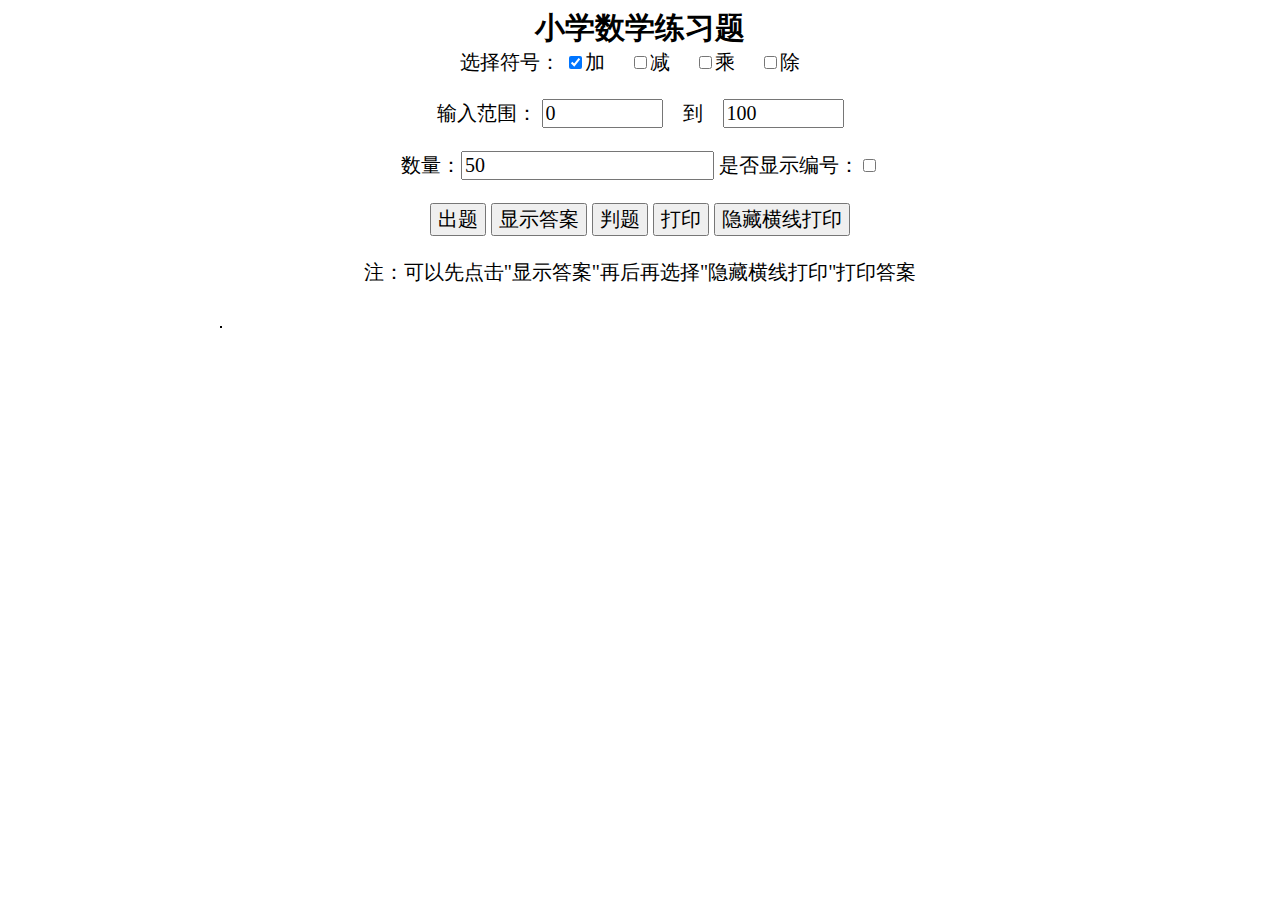
<file: 2.html>
<!DOCTYPE html>
<html>
	<head>
		<meta charset="utf-8" />
		<title>随机小学数学题</title>
		<style type="text/css">
			*{
				font-family: "微软雅黑";
				font-size: 20px;
				border-collapse: collapse;
			}
			#title,.p_title{
				text-align: center;
				font-size: 30px;
				font-weight: 900;
			}
			.p_title{
				clear: both;
				height: 70px;
				display: none;
			}
			#choose{
				text-align: center;
			}
			#out{
				width: 840px;
				margin: 20px auto;
				padding: 20px;
			}
			#content{
				/*height: 1000px;*/
				float: left;
				border: 1px black solid;
			}
			.question{
				width: 400px;
				height: 48px;
				float: left;
				/*border: 1px dashed lightgray;*/
			}
			.question .subject{
				display: inline-block;
				
			}
			.question .result{
				text-align: center;
				border: 0px;
				border-bottom: 1px black solid;
			}
			.a,.b,.answer{
				display: inline-block;
				width: 70px;
				text-align: center;
			}
			.op{
				display: inline-block;
				width: 22px;
				text-align: center;
			}
			.answer{
				color: green;
				/*font-style: italic;*/
				font-weight: 900;
			}
			.hidden{
				display: none;
			}
			.show{
				display: inline-block;
			}
			.seq{
				display: none;
				font-style: italic;
				width: 30px;
			}
		</style>
	</head>
	<body>
		<div id="">
			<div id="title">
					小学数学练习题
			</div>
			<div id="top">
				
				<div id="choose">
					<form action="" method="post" onsubmit="return false;" name="ckop">
						选择符号：
						<input type="checkbox" name="op" id="jia" value="+" checked/><label for="jia">加</label>&emsp;
						<input type="checkbox" name="op" id="jian" value="-"/><label for="jian">减</label>&emsp;
						<input type="checkbox" name="op" id="cheng" value="*"/><label for="cheng">乘</label>&emsp;
						<input type="checkbox" name="op" id="chu" value="/"/><label for="chu">除</label>&emsp;
						<br /><br />
						输入范围：
						<input type="text" value="0" size="8" id="minNum"/>&emsp;到&emsp;<input type="text" value="100" size="8" id="maxNum"/>
						<br /><br />
						数量：<input type="text" id="q_num" value="50" />
						是否显示编号：<input type="checkbox" id="s_seq" onchange="show_seq(this);" />
						<br /><br />
						<input type="button" value="出题" onclick="work();"/>
						<input type="button" value="显示答案" id="show_an" onclick="show_answer(this);" />
						<input type="button" value="判题" id="check_an" onclick="check_answer(this);" />
						<input type="button" value="打印" onclick="print_q();" />
						<input type="button" value="隐藏横线打印" onclick="show_line(this);" />
						<br /><br />
						<div>注：可以先点击"显示答案"再后再选择"隐藏横线打印"打印答案</div>
						<div id="show_msg"></div>
					</form>
				</div>
			</div>
			<div id="out">
				<div id="content" >
					<!--<div class="question">
						<span class="seq">1、&emsp;</span>
						<span class="subject">
							<span class="a">1</span>
							<span>+</span>
							<span class="b">1</span>
							=<input type="text" size="6" class="result" />
						</span>
						<span class="answer">2</span>
						<span class="tip">√</span>
					</div>-->
				</div>
			</div>
		</div>
	</body>
	<script type="text/javascript">
		var op=[];// 运算符数组
		var minNum,maxNum,a,b,total=0;// 获取最小值，最大值，随机数a，数b;总题数
		var title = "";
		// 获取参数
		function getOp () {
			// 获取选中的运算符
			op=[];
			ops = document.getElementsByName("op");
			for (var i = 0; i < ops.length; i++) {
				if(ops[i].checked){
					op.push(ops[i].value);
				}
			}
			// 获取数
			minNum = parseInt(document.getElementById("minNum").value);
			maxNum = parseInt(document.getElementById("maxNum").value);
			total = parseInt(document.getElementById("q_num").value);
			if(isNaN(minNum) || isNaN(maxNum)){
				alert("请输入正确的数字！");
				return false;
			}
			title = "小学数学【";
			for (var i = 0; i < op.length; i++) {
				switch (op[i]){
					case '+':title += "加、";break;
					case '-':title += "减、";break;
					case '*':title += "乘、";break;
					case '/':title += "除、";break;
					default:break;
				}
			}
			title = title.substr(0,title.length-1);
			title+="】练习题";
			document.getElementById("title").innerHTML = title;
			return true;
		}
		// 出题按钮
		function work () {
			document.getElementById("content").innerHTML = "";
			document.getElementById("check_an").value ="判题";
			document.getElementById("show_an").value = "显示答案";
			document.getElementById("s_seq").checked = false;
			if(!getOp()){ return; }
			for (var i = 1; i <= total; i++) {
				getQuerstin(i);
			}
		}
		// 出题并显示
		function getQuerstin (seq) {
			a = Math.floor(Math.random()*(maxNum-minNum+1)+minNum);
			b = Math.floor(Math.random()*(maxNum-minNum+1)+minNum);
			o = op[Math.floor(Math.random()*op.length)];
			if(o=='/'){
				if(a!=0){
					// a = Math.floor(Math.random()*(maxNum)+1);// 让被除数不为0
					b = getChuShu(a);// 除法运算，除数为被除数的约数
				}
			}else if(o=='-'){
				b = Math.floor(Math.random()*(a-minNum+1)+minNum);// 减法运算保持结果为正
			}
			// 答案：
			var answer = eval(a+o+b);
			// 乘号: &times;   ×  除法:  &divide;  ÷    &minus;  -
			var str = o.replace("*","&times;").replace("/","&divide;");
			var txt = "<div class='question'><span class='seq'>"+seq+"、&emsp;</span><span class='subject'><span class='a'>"+a+"</span><span class='op'>"+str+"</span><span class='b'>"+b+"</span>=&emsp;<input type='text' size='6' class='result' /></span><span class='answer  hidden'>"+answer+"</span><span class='tip'></span></div>";
			
			var content = document.getElementById("content");
			content.innerHTML = content.innerHTML + txt;
			if(seq%50==0 && seq <total){
				content.innerHTML = content.innerHTML + "<div class='p_title'>"+title+"</div>";
			}
		}
		
		// 根据被除数，随机除数
		function getChuShu (n) {
			var yueshu = [];// 约数
			for(var i=1;i<=n;i++){
				if(n%i==0){yueshu.push(i)}
			}
			if(yueshu.length>2){ // 如果约数除了1和本身，就排除1和本身
				return yueshu[Math.floor(Math.random()*(yueshu.length-2)+1)];
			}
			return yueshu[Math.floor(Math.random()*yueshu.length)];
		}
		// 显示隐藏答案
		function show_answer (ts) {
			var flag = false;
			if(ts.value == "显示答案"){
				flag= true;
				ts.value = "隐藏答案";
			}else{
				flag = false;
				ts.value = "显示答案"
			}
			var answers = document.getElementsByClassName("answer");
			for (var i = 0; i < answers.length; i++) {
				if(flag) answers[i].className = "answer";
				else answers[i].className = "answer hidden";
			}
		}
		// 判题
		function check_answer (ts) {
			var flag = false;
			var count_true = 0,count_false = 0;
			if(ts.value == "判题"){
				flag= true;
				ts.value = "取消判题";
			}else{
				flag = false;
				ts.value = "判题";
			}
			var answers = document.getElementsByClassName("answer"); 
			var results = document.getElementsByClassName("result"); 
			var tips = document.getElementsByClassName("tip"); 
			if(!flag){// 取消判题
				for (var i = 0; i < tips.length; i++) {
					tips[i].innerHTML ="";
				}
				document.getElementById("show_msg").innerHTML ="";
				return;
			}
			for (var i = 0; i < results.length; i++) {
				if(results[i].value == answers[i].innerText){
					tips[i].innerHTML = "<span style='color: green;'> √ </span>";count_true++;
				}else{
					tips[i].innerHTML = "<span style='color: red;'> x </span>";count_false++;
				}
			}
			document.getElementById("show_msg").innerHTML = "总题数：" + total + "&emsp;&emsp;对："+count_true +"&emsp;&emsp;错："+count_false+"&emsp;&emsp;正确率："+isFloat(count_true/total)*100 +"%";
		}
		
		function show_line (ts) {
			var results = document.getElementsByClassName("result");
			for (var i = 0; i < results.length; i++) {
					results[i].style.display = "none";
			}
			print_q ();
			for (var i = 0; i < results.length; i++) {
					results[i].style.display = "inline-block";
			}
		}
		// 打印
		function print_q () {
			var top = document.getElementById("top");
			top.style.display="none";
			document.getElementById("content").style.border = "0px";
			var p_titles = document.getElementsByClassName("p_title");
			for (var i = 0; i < p_titles.length; i++) {
				p_titles[i].style.display = "block";
			}
    		window.print(); 
    		top.style.display="block";
    		document.getElementById("content").style.border = "1px black solid";
    		for (var i = 0; i < p_titles.length; i++) {
				p_titles[i].style.display = "none";
			}
		}
		
		function show_seq (ts) {
			var seqs = document.getElementsByClassName("seq");
			for (var i = 0; i < seqs.length; i++) {
				if(ts.checked){
					seqs[i].style.display = "inline-block";
				}else{
					seqs[i].style.display = "none";
				}
			}
		}
		// 小数取两位小数
		function isFloat (n) {
			if(parseInt(n) < parseFloat(n)) {
				n = n.toFixed(2);
			}
			return n;
		}
		
		
	</script>
</html>
</file>
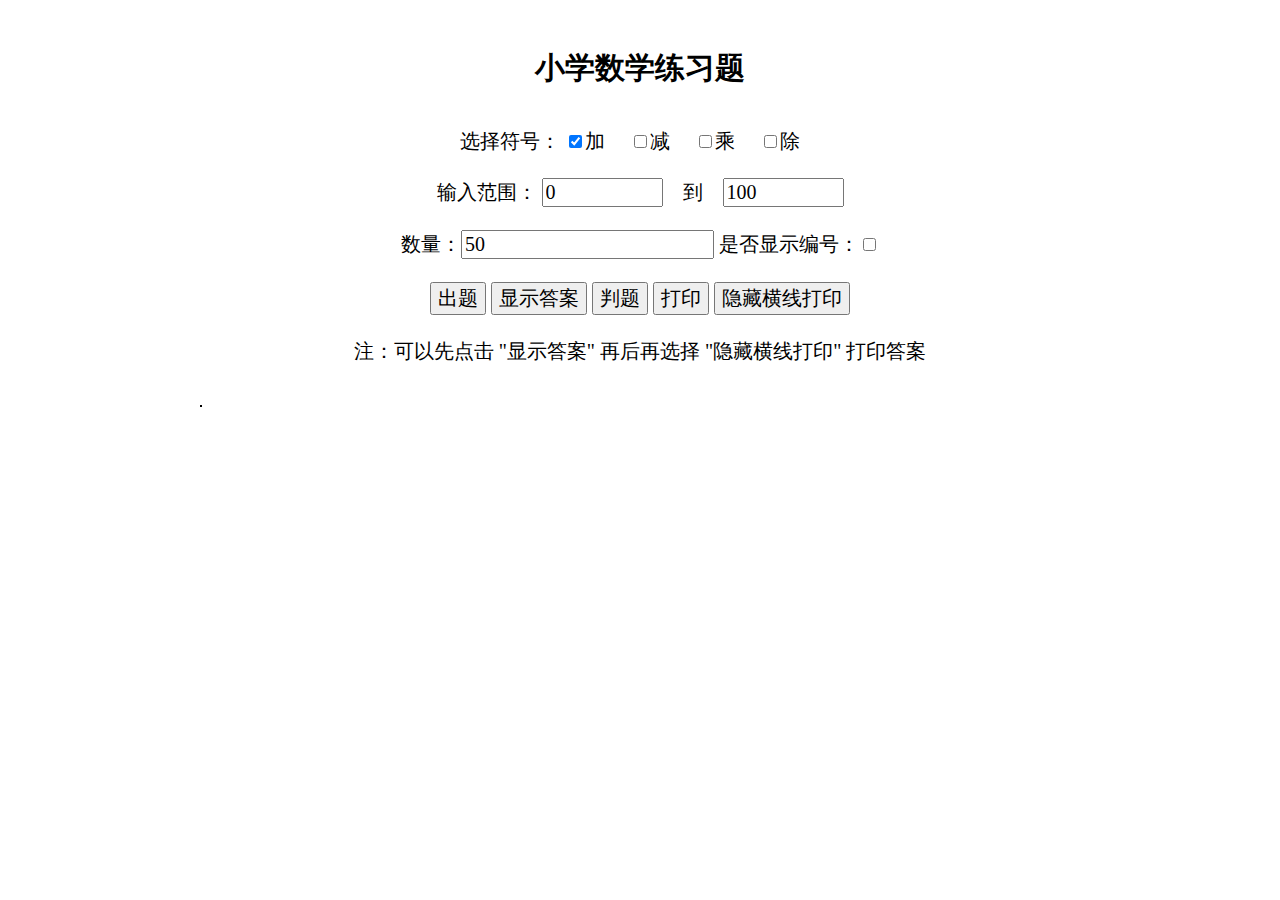
<file: 3.html>
<!DOCTYPE html>
<html>
	<head>
		<meta charset="utf-8" />
		<title>随机小学数学题</title>
		<style type="text/css">
			*{
				
				font-family: "微软雅黑";
				font-size: 20px;
				border-collapse: collapse;
			}
			#title,.p_title{
				text-align: center;
				font-size: 30px;
				font-weight: 900;
			}
			#title{
				height: 120px;
				line-height: 120px;
			}
			.p_title{
				clear: both;
				height: 140px;
				line-height: 140px;
				display: none;
			}
			#choose{
				text-align: center;
			}
			#out{
				width: 880px;
				margin: 20px auto;
				padding: 20px;
			}
			#content{
				/*height: 1000px;*/
				float: left;
				border: 1px black solid;
			}
			.question{
				width: 420px;
				height: 47px;
				float: left;
			}
			.question .subject{
				display: inline-block;
				
			}
			.question .result{
				text-align: center;
				border: 0px;
				border-bottom: 1px black solid;
			}
			.a,.b,.c,.answer{
				display: inline-block;
				width: 60px;
				text-align: center;
			}
			.op,.op2{
				display: inline-block;
				width: 22px;
				text-align: center;
			}
			.answer{
				color: green;
				/*font-style: italic;*/
				font-weight: 900;
			}
			.hidden{
				display: none;
			}
			.show{
				display: inline-block;
			}
			.seq{
				display: none;
				font-style: italic;
				width: 30px;
			}
		</style>
	</head>
	<body>
		<div id="">
			<div id="title">
					小学数学练习题
			</div>
			<div id="top">
				<div id="choose">
					<form action="" method="post" onsubmit="return false;" name="ckop">
						选择符号：
						<input type="checkbox" name="op" id="jia" value="+" checked/><label for="jia">加</label>&emsp;
						<input type="checkbox" name="op" id="jian" value="-"/><label for="jian">减</label>&emsp;
						<input type="checkbox" name="op" id="cheng" value="*"/><label for="cheng">乘</label>&emsp;
						<input type="checkbox" name="op" id="chu" value="/"/><label for="chu">除</label>&emsp;
						<br /><br />
						输入范围：
						<input type="text" value="0" size="8" id="minNum"/>&emsp;到&emsp;<input type="text" value="100" size="8" id="maxNum"/>
						<br /><br />
						数量：<input type="text" id="q_num" value="50" />
						是否显示编号：<input type="checkbox" id="s_seq" onchange="show_seq(this);" />
						<br /><br />
						<input type="button" value="出题" onclick="work();"/>
						<input type="button" value="显示答案" id="show_an" onclick="show_answer(this);" />
						<input type="button" value="判题" id="check_an" onclick="check_answer(this);" />
						<input type="button" value="打印" onclick="print_q();" />
						<input type="button" value="隐藏横线打印"  onclick="show_line(this);" />
						<br /><br />
						<div>注：可以先点击 "显示答案" 再后再选择 "隐藏横线打印" 打印答案</div>
						<div id="show_msg"></div>
					</form>
				</div>
			</div>
			<div id="out">
				<div id="content" >
                	<!--<div class="question">
						<span class="seq">1、&emsp;</span>
						<span class="subject">
							<span class="a">1</span>
							<span>+</span>
							<span class="b">1</span>
							<span>+</span>
							<span class="c">1</span>
							=<input type="text" size="6" class="result" />
						</span>
						<span class="answer">2</span>
						<span class="tip">√</span>
					</div>-->
				</div>
			</div>
		</div>
	</body>
	<script type="text/javascript">
		var op=[];// 运算符数组
		var minNum,maxNum,a,b,total=0;// 获取最小值，最大值，随机数a，数b;总题数
		var title = "";
		// 获取参数
		function getOp () {
			// 获取选中的运算符
			op=[];
			ops = document.getElementsByName("op");
			for (var i = 0; i < ops.length; i++) {
				if(ops[i].checked){
					op.push(ops[i].value);
				}
			}
			// 获取数
			minNum = parseInt(document.getElementById("minNum").value);
			maxNum = parseInt(document.getElementById("maxNum").value);
			total = document.getElementById("q_num").value;
			if(isNaN(minNum) || isNaN(maxNum)){
				alert("请输入正确的数字！");
				return false;
			}
			title = "小学数学【";
			for (var i = 0; i < op.length; i++) {
				switch (op[i]){
					case '+':title += "加、";break;
					case '-':title += "减、";break;
					case '*':title += "乘、";break;
					case '/':title += "除、";break;
					default:
						break;
				}
			}
			title = title.substr(0,title.length-1);
			title+="】练习题";
			document.getElementById("title").innerHTML = title;
			return true;
		}
		// 出题按钮
		function work () {
			document.getElementById("content").innerHTML = "";
			document.getElementById("check_an").value ="判题";
			document.getElementById("show_an").value = "显示答案";
			document.getElementById("s_seq").checked = false;
			if(!getOp()){ return; }
			for (var i = 1; i <= total; i++) {
				getQuerstin(i);
			}
		}
		// 出题并显示
		function getQuerstin (seq) {
			a = Math.floor(Math.random()*(maxNum-minNum+1)+minNum);
			b = Math.floor(Math.random()*(maxNum-minNum+1)+minNum);
			c = Math.floor(Math.random()*(maxNum-minNum+1)+minNum);
			o = op[Math.floor(Math.random()*op.length)];
			o2 = op[Math.floor(Math.random()*op.length)];
			// 除数不能为0，并且a/b能整除，b为a的约数
			if(o=='/'){ // 
				if(b==0){b= Math.floor(Math.random()*(maxNum)+1);}
				if(a!=0){
					// a = Math.floor(Math.random()*(maxNum)+1);// 让被除数不为0
					b = getChuShu(a);// 除法运算，除数为被除数的约数
				}
			}
			if(o2 == '/'){
				// 除数C不能为0
				if(c==0){
					c = Math.floor(Math.random()*(maxNum)+1);// 让除数不为0
				}
				// b/c能整除
				if(o == "+" || o=="-"){
					if(b!=0){
						//b = Math.floor(Math.random()*(maxNum)+1);// 让被除数不为0
						c = getChuShu(b);// 除法运算，除数为被除数的约数
					}
				}
				else if(o=="*" || o== "/"){
					var temp = eval(a+o+b);
					if(temp != "0"){
						c = getChuShu(temp);// 除法运算，除数为被除数的约数
					}
				}
			}
			// 答案：
			var answer = eval(a+o+b+o2+c);
			// 乘号: &times;   ×  除法:  &divide;  ÷    &minus;  -
			var str = o.replace("*","&times;").replace("/","&divide;");
			var op2 = o2.replace("*","&times;").replace("/","&divide;");
			var txt = "<div class='question'><span class='seq'>"+seq+"、&emsp;</span><span class='subject'><span class='a'>"+a+"</span><span class='op'>"+str+"</span><span class='b'>"+b+"</span><span class='op2'>"+op2+"</span><span class='c'>"+c+"</span>=&emsp;<input type='text' size='6' class='result' /></span><span class='answer  hidden'>"+answer+"</span><span class='tip'></span></div>"

			var content = document.getElementById("content");
			content.innerHTML = content.innerHTML + txt;
			if(seq%50==0 && seq <total){
				// txt += "<div style='clear: both;height: 70px;'></div>";
				content.innerHTML = content.innerHTML + "<div class='p_title'>"+title+"</div>";
			}
		}
		
		// 根据被除数，随机除数
		function getChuShu (n) {
			var yueshu = [];// 约数
			for(var i=1;i<=n;i++){
				if(n%i==0){yueshu.push(i)}
			}
			if(yueshu.length>2){ // 如果约数除了1和本身，就排除1和本身
				return yueshu[Math.floor(Math.random()*(yueshu.length-2)+1)];
			}
			return yueshu[Math.floor(Math.random()*yueshu.length)];
		}
		// 显示隐藏答案
		function show_answer (ts) {
			var flag = false;
			if(ts.value == "显示答案"){
				flag= true;
				ts.value = "隐藏答案";
			}else{
				flag = false;
				ts.value = "显示答案"
			}
			var answers = document.getElementsByClassName("answer");
			for (var i = 0; i < answers.length; i++) {
				if(flag) answers[i].className = "answer";
				else answers[i].className = "answer hidden";
			}
		}
		// 判题
		function check_answer (ts) {
			var flag = false;
			var count_true = 0,count_false = 0;
			if(ts.value == "判题"){
				flag= true;
				ts.value = "取消判题";
			}else{
				flag = false;
				ts.value = "判题";
			}
			var answers = document.getElementsByClassName("answer"); 
			var results = document.getElementsByClassName("result"); 
			var tips = document.getElementsByClassName("tip"); 
			if(!flag){// 取消判题
				for (var i = 0; i < tips.length; i++) {
					tips[i].innerHTML ="";
				}
				document.getElementById("show_msg").innerHTML ="";
				return;
			}
			for (var i = 0; i < results.length; i++) {
				if(results[i].value == answers[i].innerText){
					tips[i].innerHTML = "<span style='color: green;'> √ </span>";count_true++;
				}else{
					tips[i].innerHTML = "<span style='color: red;'> x </span>";count_false++;
				}
			}
			document.getElementById("show_msg").innerHTML = "总题数：" + total + "&emsp;&emsp;对："+count_true +"&emsp;&emsp;错："+count_false+"&emsp;&emsp;正确率："+isFloat(count_true/total)*100 +"%";
		}
		// 打印
		function print_q () {
			var top = document.getElementById("top");
			top.style.display="none";
    		var p_titles = document.getElementsByClassName("p_title");
			for (var i = 0; i < p_titles.length; i++) {
				p_titles[i].style.display = "block";
			}
			document.getElementById("content").style.border = "0";
    		window.print(); 
    		top.style.display="block";
    		for (var i = 0; i < p_titles.length; i++) {
				p_titles[i].style.display = "none";
			}
    		document.getElementById("content").style.border = "1px black solid";
		}
		
		function show_line (ts) {
			var results = document.getElementsByClassName("result");
			for (var i = 0; i < results.length; i++) {
					results[i].style.display = "none";
			}
			print_q ();
			for (var i = 0; i < results.length; i++) {
					results[i].style.display = "inline-block";
			}
		}
		
		function show_seq (ts) {
			var seqs = document.getElementsByClassName("seq");
			for (var i = 0; i < seqs.length; i++) {
				if(ts.checked){
					seqs[i].style.display = "inline-block";
				}else{
					seqs[i].style.display = "none";
				}
			}
		}
		// 小数取两位小数
		function isFloat (n) {
			if(parseInt(n) < parseFloat(n)) {
				n = n.toFixed(2);
			}
			return n;
		}
	</script>
</html>
</file>
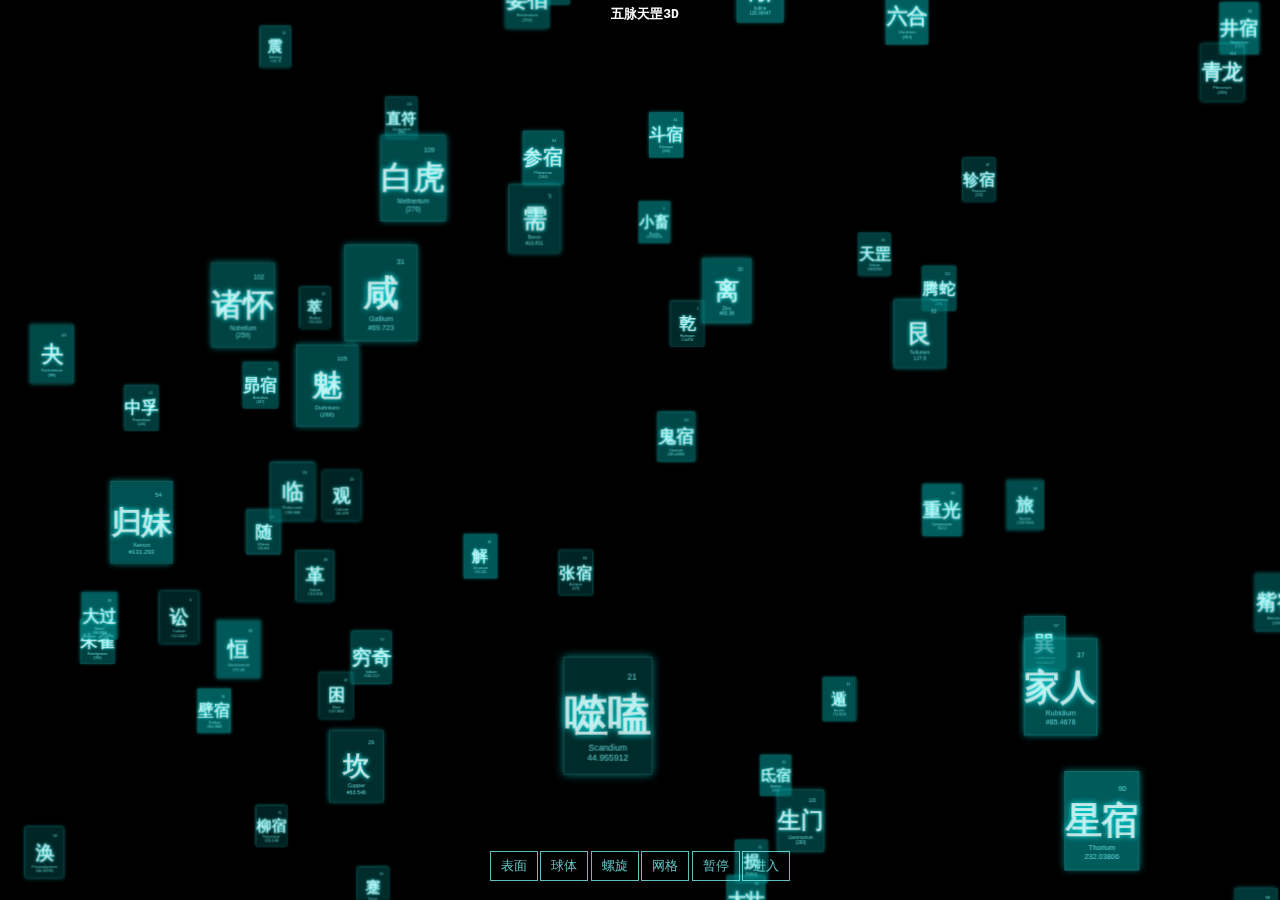
<file: dl.html>
<!DOCTYPE html>
<html>
<head>
    <meta charset="utf-8">
    <meta name="viewport" content="width=device-width, user-scalable=no, minimum-scale=1.0, maximum-scale=1.0">
    <title>五脉天罡3D</title>
    <style>
        html, body {
            height: 100%;
        }

        body {
            background-color: #000000;
            margin: 0;
            font-family: Helvetica, sans-serif;;
            overflow: hidden;
        }

        a {
            color: #ffffff;
        }

        #info {
            position: absolute;
            width: 100%;
            color: #ffffff;
            padding: 5px;
            font-family: Monospace;
            font-size: 13px;
            font-weight: bold;
            text-align: center;
            z-index: 1;
        }

        #menu {
            position: absolute;
            bottom: 20px;
            width: 100%;
            text-align: center;
            font-family: verdana,Tahoma,Arial,Hei,"Microsoft Yahei",SimHei;
        }

        .element {
            width: 120px;
            height: 160px;
            box-shadow: 0px 0px 12px rgba(0,255,255,0.5);
            border: 1px solid rgba(127,255,255,0.25);
            text-align: center;
            cursor: default;
        }

        .element:hover {
            box-shadow: 0px 0px 12px rgba(0,255,255,0.75);
            border: 1px solid rgba(127,255,255,0.75);
        }

        .element .number {
            position: absolute;
            top: 20px;
            right: 20px;
            font-size: 12px;
            color: rgba(127,255,255,0.75);
        }

        .element .symbol {
            position: absolute;
            top: 40px;
            left: 0px;
            right: 0px;
            font-size: 60px;
            font-weight: bold;
            color: rgba(255,255,255,0.75);
            text-shadow: 0 0 10px rgba(0,255,255,0.95);
        }

        .element .details {
            position: absolute;
            bottom: 15px;
            left: 0px;
            right: 0px;
            font-size: 12px;
            color: rgba(127,255,255,0.75);
        }

        button {
            color: rgba(127,255,255,0.75);
            background: transparent;
            outline: 1px solid rgba(127,255,255,0.75);
            border: 0px;
            padding: 5px 10px;
            cursor: pointer;
        }
        button:hover {
            background-color: rgba(0,255,255,0.5);
        }
        button:active {
            color: #000000;
            background-color: rgba(0,255,255,0.75);
        }
    </style>
</head>
<body>
<script src="js/3d/three.min.js" ></script>
<script src="js/3d/tween.min.js" ></script>
<script src="js/3d/TrackballControls.js" ></script>
<script src="js/3d/CSS3DRenderer.js" ></script>
<script src="js/jquery.min.js" ></script>

<div id="container"></div>
<div id="info">五脉天罡3D</div>
<div id="menu">
    <button id="table">表面</button>
    <button id="sphere">球体</button>
    <button id="helix">螺旋</button>
    <button id="grid">网格</button>
    <button id="paycontrols" class="play" >暂停</button>
    <button onclick="topage()" class="play" >进入</button>
</div>
<audio id="audioId" autoplay preload="auto" src="http://linjiexiantools.cn-gd.ufileos.com/Victory.mp3" type="audio/mpeg">
    Your browser does not support the audio tag.
</audio>
<script>

    var audio = document.getElementById("audioId");
    $("#paycontrols").click(function() {
        if ($("#paycontrols").hasClass("play")) {
            audio.pause();
            $("#paycontrols").addClass("pause").removeClass("play");
            $("#paycontrols").html("播放");
        } else {
            audio.play();//开始播放
            $("#paycontrols").addClass("play").removeClass("pause");
            $("#paycontrols").html("暂停");

        }
    })

    var table = [
        "乾", "Hydrogen", "1.00794", 1, 1,
        "坤", "Helium", "4.002602", 18, 1,
        "屯", "Lithium", "#6.941", 1, 2,
        "蒙", "Beryllium", "9.012182", 2, 2,
        "需", "Boron", "#10.811", 13, 2,
        "讼", "Carbon", "#12.0107", 14, 2,
        "师", "Nitrogen", "#14.0067", 15, 2,
        "比", "Oxygen", "#15.9994", 16, 2,
        "小畜", "Fluorine", "18.9984032", 17, 2,
        "履", "Neon", "#20.1797", 18, 2,
        "泰", "Sodium", "22.98976...", 1, 3,
        "否", "Magnesium", "#24.305", 2, 3,
        "同人", "Aluminium", "26.9815386", 13, 3,
        "大有", "Silicon", "#28.0855", 14, 3,
        "谦", "Phosphorus", "30.973762", 15, 3,
        "豫", "Sulfur", "#32.065", 16, 3,
        "随", "Chlorine", "#35.453", 17, 3,
        "蛊", "Argon", "#39.948", 18, 3,
        "临", "Potassium", "#39.948", 1, 4,
        "观", "Calcium", "#40.078", 2, 4,
        "噬嗑", "Scandium", "44.955912", 3, 4,
        "贲", "Titanium", "#47.867", 4, 4,
        "剥", "Vanadium", "#50.9415", 5, 4,
        "复", "Chromium", "#51.9961", 6, 4,
        "无妄", "Manganese", "54.938045", 7, 4,
        "大畜", "Iron", "#55.845", 8, 4,
        "颐", "Cobalt", "58.933195", 9, 4,
        "大过", "Nickel", "#58.6934", 10, 4,
        "坎", "Copper", "#63.546", 11, 4,
        "离", "Zinc", "#65.38", 12, 4,
        "咸", "Gallium", "#69.723", 13, 4,
        "恒", "Germanium", "#72.63", 14, 4,
        "遁", "Arsenic", "#74.9216", 15, 4,
        "大壮", "Selenium", "#78.96", 16, 4,
        "晋", "Bromine", "#79.904", 17, 4,
        "明夷", "Krypton", "#83.798", 18, 4,
        "家人", "Rubidium", "#85.4678", 1, 5,
        "睽", "Strontium", "#87.62", 2, 5,
        "蹇", "Yttrium", "88.90585", 3, 5,
        "解", "Zirconium", "#91.224", 4, 5,
        "损", "Niobium", "92.90628", 5, 5,
        "益", "Molybdenum", "#95.96", 6, 5,
        "夬", "Technetium", "(98)", 7, 5,
        "姤", "Ruthenium", "#101.07", 8, 5,
        "萃", "Rhodium", "#102.9055", 9, 5,
        "升", "Palladium", "#106.42", 10, 5,
        "困", "Silver", "#107.8682", 11, 5,
        "井", "Cadmium", "#112.411", 12, 5,
        "革", "Indium", "#114.818", 13, 5,
        "鼎", "Tin", "#118.71", 14, 5,
        "震", "Antimony", "#121.76", 15, 5,
        "艮", "Tellurium", "127.6", 16, 5,
        "渐", "Iodine", "126.90447", 17, 5,
        "归妹", "Xenon", "#131.293", 18, 5,
        "丰", "Caesium", "#132.9054", 1, 6,
        "旅", "Barium", "#132.9054", 2, 6,
        "巽", "Lanthanum", "138.90547", 4, 9,
        "兑", "Cerium", "#140.116", 5, 9,
        "涣", "Praseodymium", "140.90765", 6, 9,
        "节", "Neodymium", "#144.242", 7, 9,
        "中孚", "Promethium", "(145)", 8, 9,
        "小过", "Samarium", "#150.36", 9, 9,
        "既济", "Europium", "#151.964", 10, 9,
        "未济", "Gadolinium", "#157.25", 11, 9,
        "天罡", "Terbium", "158.92535", 12, 9,
        "重光", "Dysprosium", "162.5", 13, 9,
        "九天", "Holmium", "164.93032", 14, 9,
        "九地", "Erbium", "#167.259", 15, 9,
        "空", "Thulium", "168.93421", 16, 9,
        "甪端", "Ytterbium", "#173.054", 17, 9,
        "虚耗", "Lutetium", "#174.9668", 18, 9,
        "傲狠", "Hafnium", "#178.49", 4, 6,
        "九婴", "Tantalum", "180.94788", 5, 6,
        "白泽", "Tungsten", "#183.84", 6, 6,
        "蜚瘟", "Rhenium", "#186.207", 7, 6,
        "朱厌", "Osmium", "#190.23", 8, 6,
        "穷奇", "Iridium", "#192.217", 9, 6,
        "隗知", "Platinum", "#195.084", 10, 6,
        "狞", "Gold", "196.966569", 11, 6,
        "狍鸮", "Mercury", "#200.59", 12, 6,
        "壁宿", "Thallium", "#204.3833", 13, 6,
        "室宿", "Lead", "207.2", 14, 6,
        "危宿", "Bismuth", "#208.9804", 15, 6,
        "斗宿", "Polonium", "(209)", 16, 6,
        "氐宿", "Astatine", "(210)", 17, 6,
        "房宿", "Radon", "(222)", 18, 6,
        "轸宿", "Francium", "(223)", 1, 7,
        "翼宿", "Radium", "(226)", 2, 7,
        "张宿", "Actinium", "(227)", 4, 10,
        "星宿", "Thorium", "232.03806", 5, 10,
        "柳宿", "Protactinium", "#231.0588", 6, 10,
        "鬼宿", "Uranium", "238.02891", 7, 10,
        "井宿", "Neptunium", "(237)", 8, 10,
        "参宿", "Plutonium", "(244)", 9, 10,
        "觜宿", "Americium", "(243)", 10, 10,
        "毕宿", "Curium", "(247)", 11, 10,
        "昴宿", "Berkelium", "(247)", 12, 10,
        "胃宿", "Californium", "(251)", 13, 10,
        "娄宿", "Einstenium", "(252)", 14, 10,
        "奎宿", "Fermium", "(257)", 15, 10,
        "九婴", "Mendelevium", "(258)", 16, 10,
        "诸怀", "Nobelium", "(259)", 17, 10,
        "飞廉", "Lawrencium", "(262)", 18, 10,
        "魑", "Rutherfordium", "(267)", 4, 7,
        "魅", "Dubnium", "(268)", 5, 7,
        "魍", "Seaborgium", "(271)", 6, 7,
        "魉", "Bohrium", "(272)", 7, 7,
        "开门", "Hassium", "(270)", 8, 7,
        "白虎", "Meitnerium", "(276)", 9, 7,
        "玄武", "Darmstadium", "(281)", 10, 7,
        "朱雀", "Roentgenium", "(280)", 11, 7,
        "腾蛇", "Copernicium", "(285)", 12, 7,
        "六合", "Unutrium", "(284)", 13, 7,
        "青龙", "Flerovium", "(289)", 14, 7,
        "直符", "Ununpentium", "(288)", 15, 7,
        "生门", "Livermorium", "(293)", 16, 7,
        "太阴", "Ununseptium", "(294)", 17, 7,
        "太阳", "Ununoctium", "(294)", 18, 7
    ];

    var camera, scene, renderer;
    var controls;

    var objects = [];
    var targets = { table: [], sphere: [], helix: [], grid: [] };

    init();
    animate();

    function init() {

        camera = new THREE.PerspectiveCamera( 40, window.innerWidth / window.innerHeight, 1, 10000 );
        camera.position.z = 3000;

        scene = new THREE.Scene();

        // table

        for ( var i = 0; i < table.length; i += 5 ) {

            var element = document.createElement( 'div' );
            element.className = 'element';
            element.style.backgroundColor = 'rgba(0,127,127,' + ( Math.random() * 0.5 + 0.25 ) + ')';
            var createOnclick = document.createAttribute("onclick"); //创建属性
            var parms= 'showView(\"'+i+'\")';
            createOnclick.value = parms; //设置属性值
            element.setAttributeNode(createOnclick); //给div添加属性

            var number = document.createElement( 'div' );
            number.className = 'number';
            number.textContent = (i/5) + 1;
            element.appendChild( number );

            var symbol = document.createElement( 'div' );
            symbol.className = 'symbol';
            symbol.textContent = table[ i ];
            element.appendChild( symbol );

            var details = document.createElement( 'div' );
            details.className = 'details';
            details.innerHTML = table[ i + 1 ] + '<br>' + table[ i + 2 ];
            element.appendChild( details );

            var object = new THREE.CSS3DObject( element );
            object.position.x = Math.random() * 4000 - 2000;
            object.position.y = Math.random() * 4000 - 2000;
            object.position.z = Math.random() * 4000 - 2000;
            scene.add( object );

            objects.push( object );

            //

            var object = new THREE.Object3D();
            object.position.x = ( table[ i + 3 ] * 140 ) - 1330;
            object.position.y = - ( table[ i + 4 ] * 180 ) + 990;

            targets.table.push( object );

        }

        // sphere

        var vector = new THREE.Vector3();

        for ( var i = 0, l = objects.length; i < l; i ++ ) {

            var phi = Math.acos( -1 + ( 2 * i ) / l );
            var theta = Math.sqrt( l * Math.PI ) * phi;

            var object = new THREE.Object3D();

            object.position.x = 800 * Math.cos( theta ) * Math.sin( phi );
            object.position.y = 800 * Math.sin( theta ) * Math.sin( phi );
            object.position.z = 800 * Math.cos( phi );

            vector.copy( object.position ).multiplyScalar( 2 );

            object.lookAt( vector );

            targets.sphere.push( object );

        }

        // helix

        var vector = new THREE.Vector3();

        for ( var i = 0, l = objects.length; i < l; i ++ ) {

            var phi = i * 0.175 + Math.PI;

            var object = new THREE.Object3D();

            object.position.x = 900 * Math.sin( phi );
            object.position.y = - ( i * 8 ) + 450;
            object.position.z = 900 * Math.cos( phi );

            vector.x = object.position.x * 2;
            vector.y = object.position.y;
            vector.z = object.position.z * 2;

            object.lookAt( vector );

            targets.helix.push( object );

        }

        // grid

        for ( var i = 0; i < objects.length; i ++ ) {

            var object = new THREE.Object3D();

            object.position.x = ( ( i % 5 ) * 400 ) - 800;
            object.position.y = ( - ( Math.floor( i / 5 ) % 5 ) * 400 ) + 800;
            object.position.z = ( Math.floor( i / 25 ) ) * 1000 - 2000;

            targets.grid.push( object );

        }

        //

        renderer = new THREE.CSS3DRenderer();
        renderer.setSize( window.innerWidth, window.innerHeight );
        renderer.domElement.style.position = 'absolute';
        document.getElementById( 'container' ).appendChild( renderer.domElement );

        //

        controls = new THREE.TrackballControls( camera, renderer.domElement );
        controls.rotateSpeed = 0.5;
        controls.minDistance = 500;
        controls.maxDistance = 6000;
        controls.addEventListener( 'change', render );

        var button = document.getElementById( 'table' );
        button.addEventListener( 'click', function ( event ) {

            transform( targets.table, 2000 );

        }, false );

        var button = document.getElementById( 'sphere' );
        button.addEventListener( 'click', function ( event ) {

            transform( targets.sphere, 2000 );

        }, false );

        var button = document.getElementById( 'helix' );
        button.addEventListener( 'click', function ( event ) {

            transform( targets.helix, 2000 );

        }, false );

        var button = document.getElementById( 'grid' );
        button.addEventListener( 'click', function ( event ) {

            transform( targets.grid, 2000 );

        }, false );

        transform( targets.table, 5000 );

        //

        window.addEventListener( 'resize', onWindowResize, false );

    }

    function transform( targets, duration ) {

        TWEEN.removeAll();

        for ( var i = 0; i < objects.length; i ++ ) {

            var object = objects[ i ];
            var target = targets[ i ];

            new TWEEN.Tween( object.position )
                .to( { x: target.position.x, y: target.position.y, z: target.position.z }, Math.random() * duration + duration )
                .easing( TWEEN.Easing.Exponential.InOut )
                .start();

            new TWEEN.Tween( object.rotation )
                .to( { x: target.rotation.x, y: target.rotation.y, z: target.rotation.z }, Math.random() * duration + duration )
                .easing( TWEEN.Easing.Exponential.InOut )
                .start();

        }

        new TWEEN.Tween( this )
            .to( {}, duration * 2 )
            .onUpdate( render )
            .start();

    }

    function onWindowResize() {

        camera.aspect = window.innerWidth / window.innerHeight;
        camera.updateProjectionMatrix();

        renderer.setSize( window.innerWidth, window.innerHeight );

        render();

    }

    function animate() {

        requestAnimationFrame( animate );

        TWEEN.update();

        controls.update();

    }

    function render() {

        renderer.render( scene, camera );

    }

    function showView(index){
        //alert(index);
    }

    function topage(){
        window.location.href="/idx";
    }


</script>
</body>
</html>
</file>
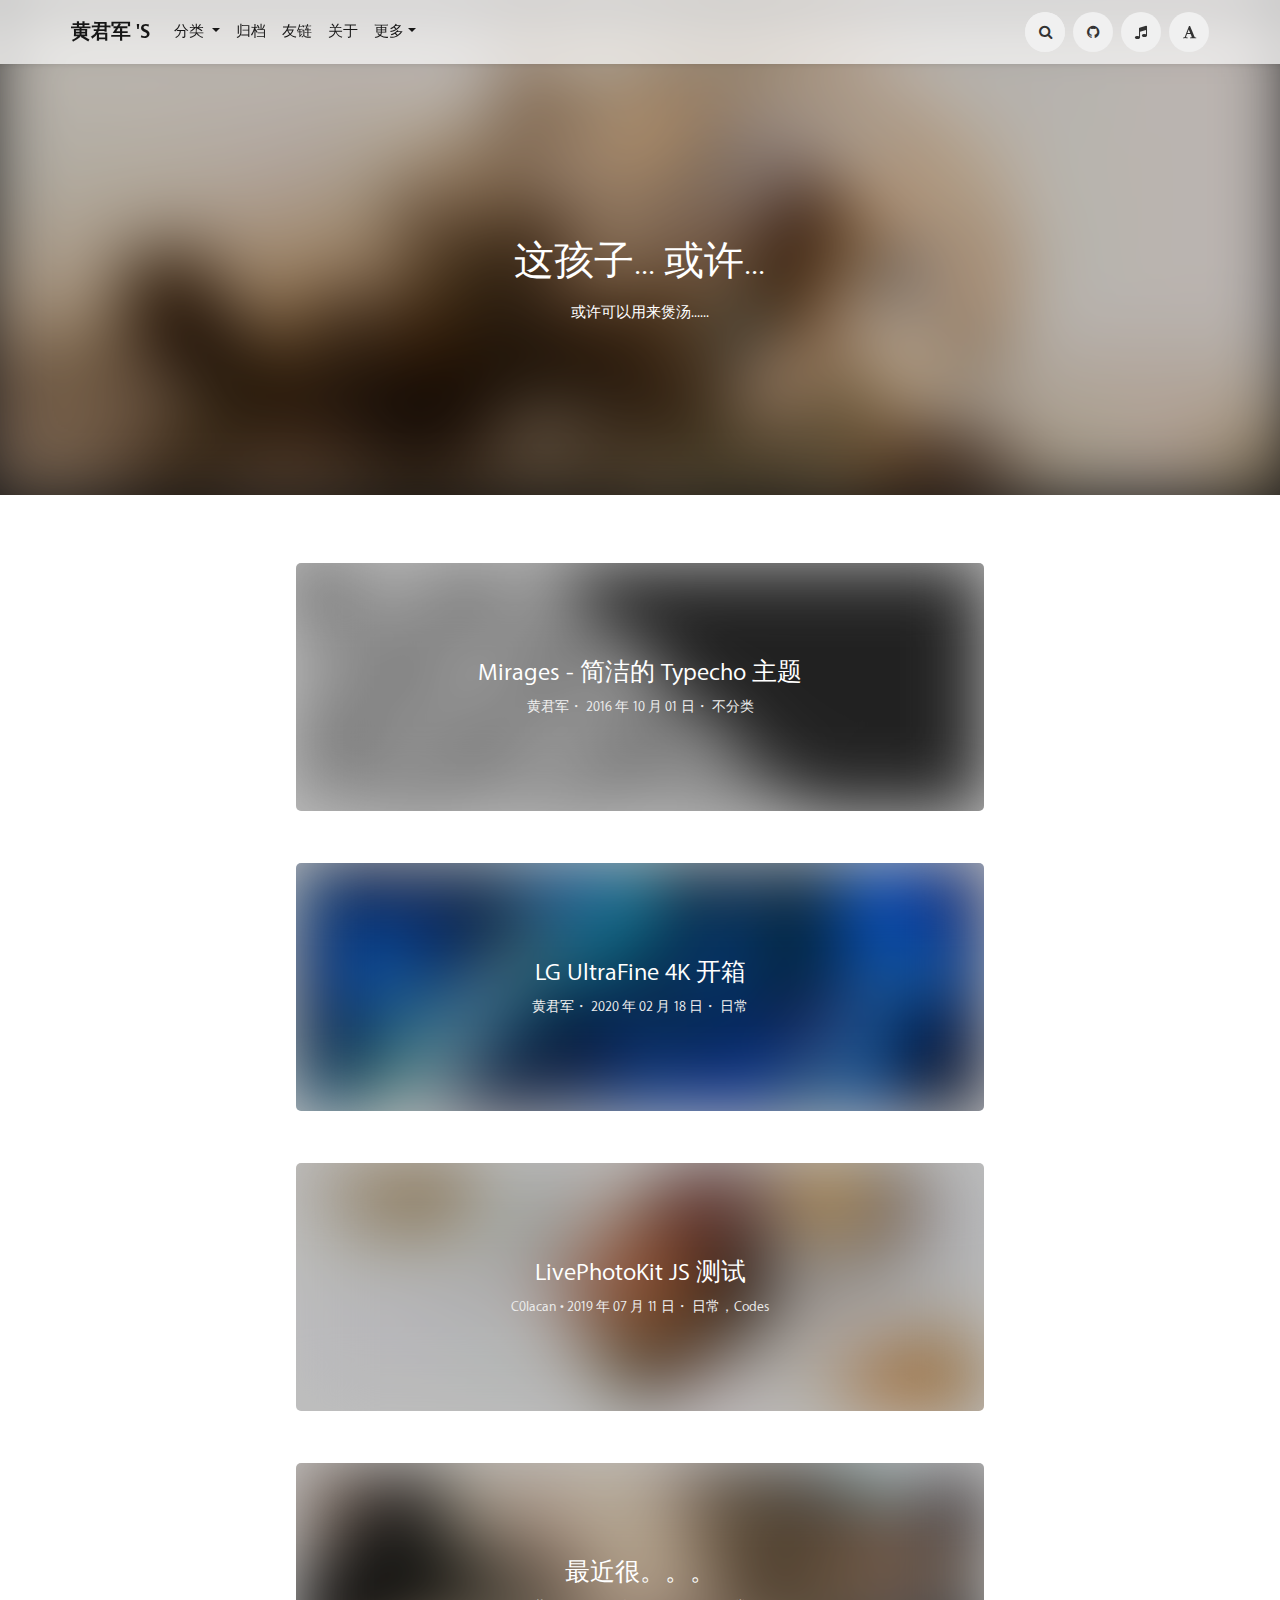
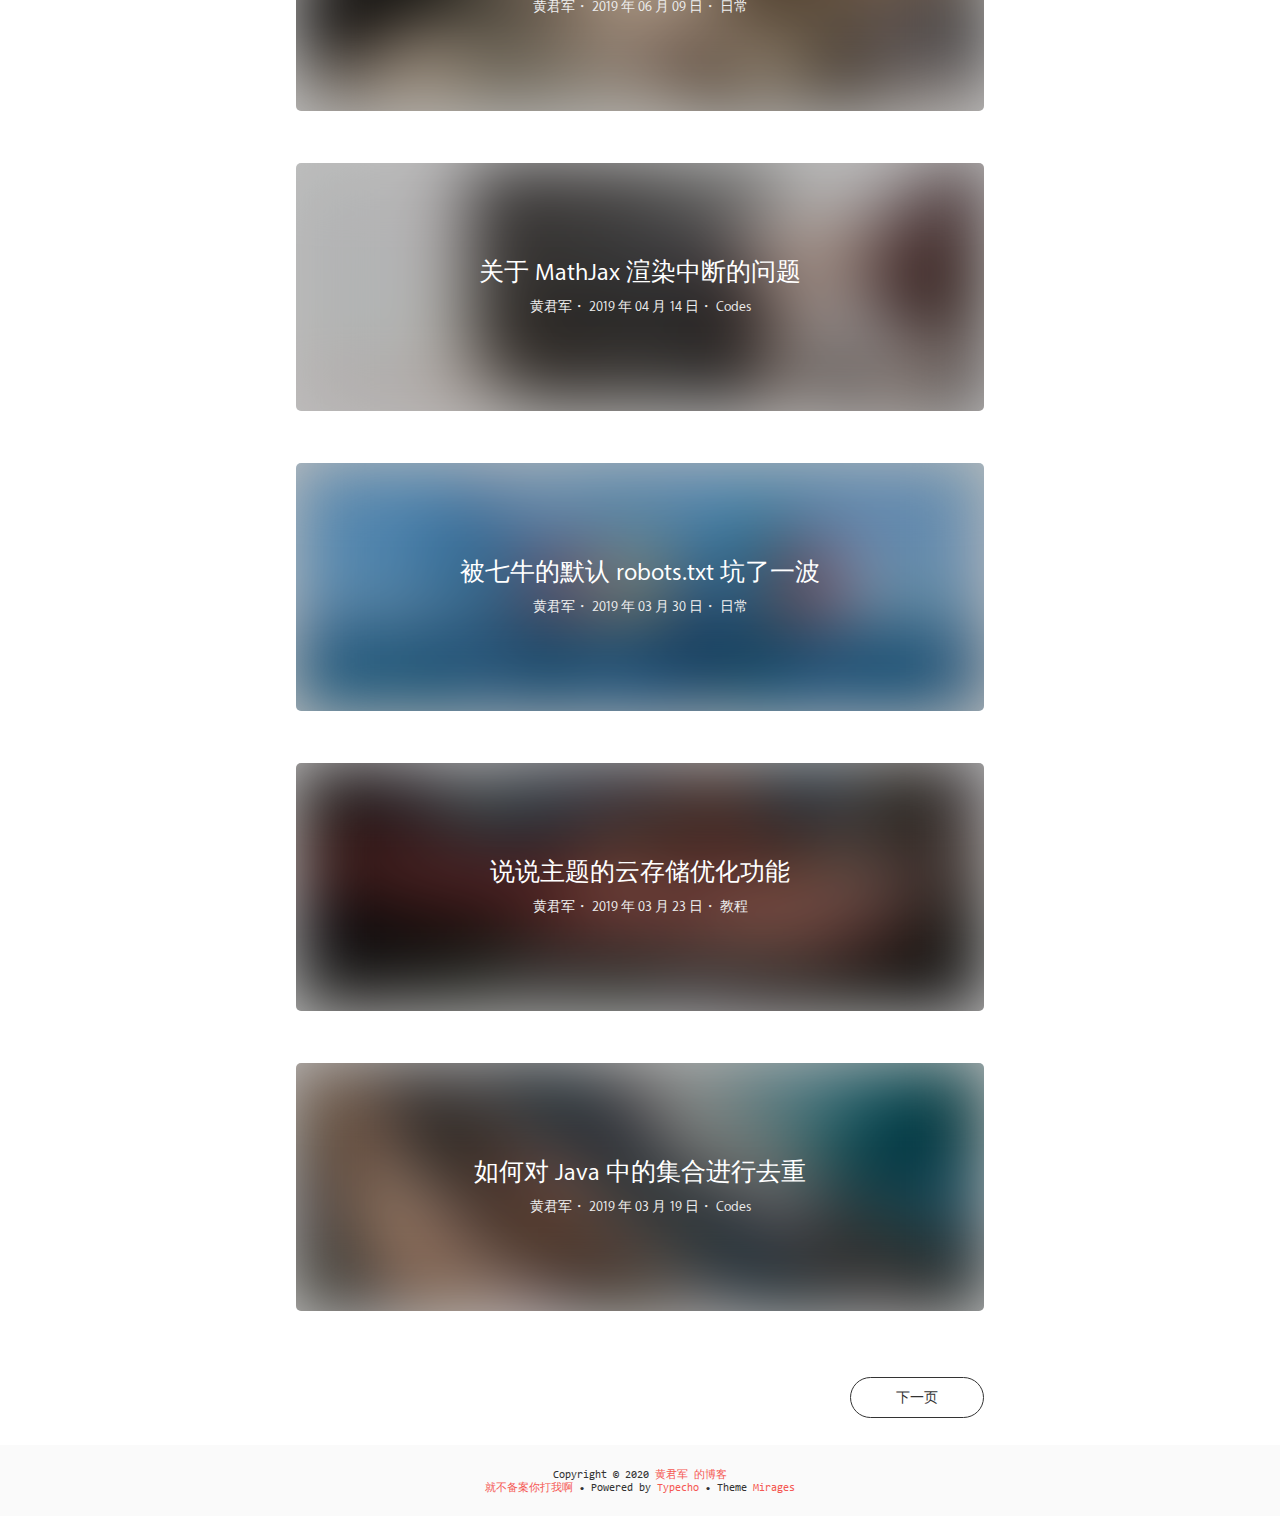
<file: home.html>
﻿<!DOCTYPE HTML>
<html class="no-js">
<head>
<meta charset="UTF-8">
<meta http-equiv="X-UA-Compatible" content="IE=edge, chrome=1">
<meta name="renderer" content="webkit">
<meta name="HandheldFriendly" content="true">
<meta name="viewport" content="width=device-width, initial-scale=1, maximum-scale=1, user-scalable=no, shrink-to-fit=no">
<meta http-equiv="x-dns-prefetch-control" content="on">


<title>黄君军 的博客</title>
<meta property="og:title" content="黄君军 的博客">
<meta property="og:site_name" content="黄君军 的博客">
<meta property="og:type" content="website">
<meta property="og:description" content="黄君军的博客，一个简单随性的博客，可能没有生活，也可能没有技术。有的，只是一只单身狗，晒出自己看到的世界，写出自己所想的细节。">
<meta property="og:url" content="https://get233.com"><meta property="og:image" content="https://cdn.get233.com/黄君军/2019/04/14/155523580443084_cf6143085f0a07c75e2b45f5f232bcfc-2.jpeg?imageView2/2/w/640/q/75"><meta name="description" content="黄君军的博客，一个简单随性的博客，可能没有生活，也可能没有技术。有的，只是一个爱技术的小白，晒出自己看到的世界，写出自己所想的细节。">
<meta name="keywords" content="黄君军,黄君军的博客,Mirages,Typecho,主题,模板,博客主题,Mac">
<meta name="template" content="Mirages">
<link rel="pingback" href="https://get233.com/action/xmlrpc">
<link rel="EditURI" type="application/rsd+xml" title="RSD" href="https://get233.com/action/xmlrpc?rsd">
<link rel="wlwmanifest" type="application/wlwmanifest+xml" href="https://get233.com/action/xmlrpc?wlw">
<link rel="alternate" type="application/rss+xml" title="黄君军 的博客 &raquo; RSS 2.0" href="https://get233.com/feed/">
<link rel="alternate" type="application/rdf+xml" title="黄君军 的博客 &raquo; RSS 1.0" href="https://get233.com/feed/rss/">
<link rel="alternate" type="application/atom+xml" title="黄君军 的博客 &raquo; ATOM 1.0" href="https://get233.com/feed/atom/">
<script>var meting_api="https://get233.com/action/metingapi?server=:server&type=:type&id=:id&r=:r";</script><meta name="apple-mobile-web-app-capable" content="yes">
<meta name="theme-color" content="#868981">
<meta name="apple-mobile-web-app-status-bar-style" content="black-translucent">





<style type="text/css">
    /* Font - Mirages Custom */
        @font-face {
        font-family: 'Mirages Custom';
        font-style: normal;
        font-weight: 300;
        src:
            url(static/font/300.woff2) format('woff2'),
            url(static/font/300.woff) format('woff'),
            url(static/font/300.ttf) format('truetype');
    }
    @font-face {
        font-family: 'Mirages Custom';
        font-style: italic;
        font-weight: 300;
        src:
            url(static/font/300i.woff2) format('woff2'),
            url(static/font/300i.woff) format('woff'),
            url(static/font/300i.ttf) format('truetype');
    }
    @font-face {
        font-family: 'Mirages Custom';
        font-style: normal;
        font-weight: 400;
        src:
            url(static/font/400.woff2) format('woff2'),
            url(static/font/400.woff) format('woff'),
            url(static/font/400.ttf) format('truetype');
    }
    @font-face {
        font-family: 'Mirages Custom';
        font-style: italic;
        font-weight: 400;
        src:
            url(static/font/400i.woff2) format('woff2'),
            url(static/font/400i.woff) format('woff'),
            url(static/font/400i.ttf) format('truetype');
    }
    @font-face {
        font-family: 'Mirages Custom';
        font-style: normal;
        font-weight: 500;
        src:
            url(static/font/500.woff2) format('woff2'),
            url(static/font/500.woff) format('woff'),
            url(static/font/500.ttf) format('truetype');
    }
    @font-face {
        font-family: 'Mirages Custom';
        font-style: italic;
        font-weight: 500;
        src:
            url(static/font/500i.woff2) format('woff2'),
            url(static/font/500i.woff) format('woff'),
            url(static/font/500i.ttf) format('truetype');
    }
        @font-face {
        font-family: 'Mirages Custom';
        font-style: normal;
        font-weight: 700;
        src:
            url(static/font/700.woff2) format('woff2'),
            url(static/font/700.woff) format('woff'),
            url(static/font/700.ttf) format('truetype');
    }
    @font-face {
        font-family: 'Mirages Custom';
        font-style: italic;
        font-weight: 700;
        src:
            url(static/font/700i.woff2) format('woff2'),
            url(static/font/700i.woff) format('woff'),
            url(static/font/700i.ttf) format('truetype');
    }
    @font-face {
        font-family: 'Consolas';
        font-style: normal;
        font-weight: 400;
        src:
            local('Consolas'),
            url(static/font/400.eot) format('embedded-opentype'),
            url(static/font/4001.woff2) format('woff2'),
            url(static/font/4001.woff) format('woff'),
            url(static/font/4001.ttf) format('truetype'),
            url(static/font/400.svg#Consolas) format('svg');
    }
    @font-face {
        font-family: 'Consolas';
        font-style: normal;
        font-weight: 700;
        src:
            local('Consolas'),
            url(static/font/700.eot) format('embedded-opentype'),
            url(static/font/7001.woff2) format('woff2'),
            url(static/font/7001.woff) format('woff'),
            url(static/font/7001.ttf) format('truetype'),
            url(static/font/700.svg#Consolas) format('svg');
    }

    /* Lora */
    @font-face {
        font-family: 'Lora';
        font-style: normal;
        font-weight: 400;
        src:
                local('Lora Regular'),
                local('Lora-Regular'),
                url(static/font/4002.woff2) format('woff2'),
                url(static/font/4002.woff) format('woff');
        unicode-range: U+0000-00FF, U+0131, U+0152-0153, U+02BB-02BC, U+02C6, U+02DA, U+02DC, U+2000-206F, U+2074, U+20AC, U+2122, U+2191, U+2193, U+2212, U+2215, U+FEFF, U+FFFD;
    }
    @font-face {
        font-family: 'Lora';
        font-style: normal;
        font-weight: 700;
        src:
                local('Lora Bold'),
                local('Lora-Bold'),
                url(static/font/7002.woff2) format('woff2'),
                url(static/font/7002.woff) format('woff');
        unicode-range: U+0000-00FF, U+0131, U+0152-0153, U+02BB-02BC, U+02C6, U+02DA, U+02DC, U+2000-206F, U+2074, U+20AC, U+2122, U+2191, U+2193, U+2212, U+2215, U+FEFF, U+FFFD;
    }
</style>
<link rel="stylesheet" href="static/css/mirages.min.css">
<script type="text/javascript">
    window['LocalConst'] = {
        THEME_VERSION: "7.10.1",
        BUILD: 1361,
        BASE_SCRIPT_URL: "https://assets.get233.com/usr/themes/Mirages/",
        IS_MOBILE: false,
        IS_PHONE: false,
        IS_TABLET: false,
        HAS_LOGIN: false,
        IS_HTTPS: true,
        ENABLE_PJAX: true,
        ENABLE_WEBP: true,
        SHOW_TOC: false,
        ENABLE_IMAGE_SIZE_OPTIMIZE: true,
        THEME_COLOR: '#F55852',
        DISQUS_SHORT_NAME: '',
        COMMENT_SYSTEM: 0,
        OWO_API: 'https://assets.get233.com/usr/themes/Mirages/usr/biaoqing/OwO.json',
        COMMENT_SYSTEM_DISQUS: 1,
        COMMENT_SYSTEM_DUOSHUO: 2,
        COMMENT_SYSTEM_EMBED: 0,
        PJAX_LOAD_STYLE: 0,
        PJAX_LOAD_STYLE_SIMPLE: 0,
        PJAX_LOAD_STYLE_CIRCLE: 1,
        AUTO_NIGHT_SHIFT_FROM: 22,
        AUTO_NIGHT_SHIFT_TO: 5,
        USE_MIRAGES_DARK: false,
        PREFERS_DARK_MODE: false,
        LIGHT_THEME_CLASS: "theme-white",
        TOC_AT_LEFT: false,
        SERIF_LOAD_NOTICE: '加载 Serif 字体可能需要 10 秒钟左右，请耐心等待',
        ROOT_FONT_SIZE: '100',
        BIAOQING_PAOPAO_PATH: '',
        BIAOQING_ARU_PATH: '',
        CDN_TYPE_OTHERS: -1,
        CDN_TYPE_QINIU: 1,
        CDN_TYPE_UPYUN: 2,
        CDN_TYPE_LOCAL: 3,
        CDN_TYPE_ALIYUN_OSS: 4,
        CDN_TYPE_QCLOUD_CI: 5,
        KEY_CDN_TYPE: '',
        UPYUN_SPLIT_TAG: '!',
        COMMENTS_ORDER: 'DESC',
        ENABLE_MATH_JAX: false,
        MATH_JAX_USE_DOLLAR: true,
        ENABLE_FLOW_CHART: false,
        ENABLE_MERMAID: false,
        HIDE_CODE_LINE_NUMBER: false,
        TRIM_LAST_LINE_BREAK_IN_CODE_BLOCK: true    };
    var Mlog = function (message) {
            };
                    LocalConst.BIAOQING_PAOPAO_PATH = 'https://assets.get233.com/usr/plugins/Mirages/biaoqing/paopao/';
        LocalConst.BIAOQING_ARU_PATH = 'https://assets.get233.com/usr/plugins/Mirages/biaoqing/aru/';
        var BIAOQING_PAOPAO_PATH = LocalConst.BIAOQING_PAOPAO_PATH;
        var BIAOQING_ARU_PATH = LocalConst.BIAOQING_ARU_PATH;
                LocalConst.KEY_CDN_TYPE = 'mirages-cdn-type';
        LocalConst.UPYUN_SPLIT_TAG = '!';
    </script>
    <script>
        var hour = new Date().getHours();
        if (hour <= LocalConst.AUTO_NIGHT_SHIFT_TO || hour >= LocalConst.AUTO_NIGHT_SHIFT_FROM) {
            LocalConst.USE_MIRAGES_DARK = true;
        }
    </script>

    



<script type="text/javascript">
    var autoHideElements = {};
    var CSS = function (css) {
        var link = document.createElement('link');
        link.setAttribute('rel', 'stylesheet');
        link.href = css;
        document.head.appendChild(link);
    };
    var STYLE = function (style, type) {
        type = type || 'text/css';
        var s = document.createElement('style');
        s.type = type;
        s.textContent = style;
        document.head.appendChild(s);
    };
    var JS = function (js, async) {
        async = async || false;
        var sc = document.createElement('script'), s = document.scripts[0];
        sc.src = js; sc.async = async;
        s.parentNode.insertBefore(sc, s);
    };
    var registAutoHideElement = function (selector) {
        var tmp = autoHideElements[selector];
        if (typeof(tmp) !== 'undefined') {
            return;
        }
        var element = document.querySelector(selector);
        if (element && typeof(Headroom) !== "undefined") {
            var headroom = new Headroom(element, {
                tolerance: 5,
                offset : 5,
                classes: {
                    initial: "show",
                    pinned: "show",
                    unpinned: "hide"
                }
            });
            headroom.init();
            autoHideElements[selector] = headroom;
        }
    };
    var getImageAddon = function (cdnType, width, height) {
        if (!LocalConst.ENABLE_IMAGE_SIZE_OPTIMIZE) {
            return "";
        }
        if (cdnType == LocalConst.CDN_TYPE_LOCAL || cdnType == LocalConst.CDN_TYPE_OTHERS) {
            return "";
        }
        var addon = "?";
        if (cdnType == LocalConst.CDN_TYPE_UPYUN) {
            addon = LocalConst.UPYUN_SPLIT_TAG;
        }
        var ratio = window.devicePixelRatio || 1;
        width = width || window.innerWidth;
        height = height || window.innerHeight;
        width = width || 0;
        height = height || 0;
        if (width == 0 && height == 0) {
            return "";
        }
        var format = "";
        if (LocalConst.ENABLE_WEBP) {
            if (cdnType == LocalConst.CDN_TYPE_ALIYUN_OSS) {
                format = "/format,webp"
            } else {
                format = "/format/webp";
            }
        }
        if (width >= height) {
            if (cdnType == LocalConst.CDN_TYPE_UPYUN) {
                addon += "/fw/" + parseInt(width * ratio) + "/quality/75" + format;
            } else if(cdnType == LocalConst.CDN_TYPE_ALIYUN_OSS) {
                addon += "x-oss-process=image/resize,w_" + parseInt(width * ratio) + "/quality,Q_75" + format;
            } else {
                addon += "imageView2/2/w/" + parseInt(width * ratio) + "/q/75" + format;
            }
        } else {
            if (cdnType == LocalConst.CDN_TYPE_UPYUN) {
                addon += "/fh/" + parseInt(width * ratio) + "/quality/75" + format;
            } else if(cdnType == LocalConst.CDN_TYPE_ALIYUN_OSS) {
                addon += "x-oss-process=image/resize,h_" + parseInt(width * ratio) + "/quality,Q_75" + format;
            } else {
                addon += "imageView2/2/h/" + parseInt(height * ratio) + "/q/75" + format;
            }
        }
        return addon;
    };
    var getBgHeight = function(windowHeight, bannerHeight, mobileBannerHeight){
        windowHeight = windowHeight || 560;
        if (windowHeight > window.screen.availHeight) {
            windowHeight = window.screen.availHeight;
        }
        bannerHeight = bannerHeight.trim();
        mobileBannerHeight = mobileBannerHeight.trim();
        if (window.innerHeight > window.innerWidth) {
            bannerHeight = parseFloat(mobileBannerHeight);
        } else {
            bannerHeight = parseFloat(bannerHeight);
        }
        bannerHeight = Math.round(windowHeight * bannerHeight / 100);
        return bannerHeight;
    };
    var registLoadBanner = function () {
        if (window.asyncBannerLoadNum >= 0) {
            window.asyncBannerLoadNum ++;
            Mlog("Loading Banner: " + window.asyncBannerLoadNum);
        }
    };
    var remove = function (element) {
        if (element) {
            if (typeof element['remove'] === 'function') {
                element.remove();
            } else if (element.parentNode) {
                element.parentNode.removeChild(element);
            }
        }
    };
    var loadBannerDirect = function (backgroundImage, backgroundPosition, wrap, cdnType, width, height) {
        var background = wrap.querySelector('.blog-background');
        var imageSrc = backgroundImage + getImageAddon(cdnType, width, height);

        Mlog("Start Loading Banner Direct... url: " + imageSrc + "  cdnType: " + cdnType);

        if (typeof(backgroundPosition) === 'string' && backgroundPosition.length > 0) {
            background.style.backgroundPosition = backgroundPosition;
        }

        background.style.backgroundImage = 'url("' + imageSrc + '")';
    };
    var loadBanner = function (img, backgroundImage, backgroundPosition, wrap, cdnType, width, height, blured) {
        var background = wrap.querySelector('.blog-background');
        var container = wrap.querySelector('.lazyload-container');

        if (!background) {
            console.warn("background is null", background);
            return;
        }
        if (!container) {
            console.warn("container is null", container);
            return;
        }

        var imageSrc = backgroundImage + getImageAddon(cdnType, width, height);

        Mlog("Start Loading Banner... url: " + imageSrc + "  cdnType: " + cdnType);


        background.classList.add("loading");

        remove(img);
        if (typeof(backgroundPosition) === 'string' && backgroundPosition.length > 0) {
            container.style.backgroundPosition = backgroundPosition;
            background.style.backgroundPosition = backgroundPosition;
        }
        container.style.backgroundImage = 'url("' + img.src + '")';
        container.classList.add('loaded');

        blured = blured || false;
        if (blured) {
            return;
        }

        // load Src background image
        var largeImage = new Image();
        largeImage.src = imageSrc;
        largeImage.onload = function() {
            remove(this);
            if (typeof imageLoad !== 'undefined' && imageLoad >= 1) {
                background.classList.add('bg-failed');
            } else {
                background.style.backgroundImage = 'url("' + imageSrc + '")';
                background.classList.remove('loading');
                container.classList.remove('loaded');
            }
            setTimeout(function () {
                remove(container);
                if (window.asyncBannerLoadCompleteNum >= 0) {
                    window.asyncBannerLoadCompleteNum ++;
                    Mlog("Loaded Banner: " + window.asyncBannerLoadCompleteNum);
                    if (window.asyncBannerLoadCompleteNum === window.asyncBannerLoadNum) {
                        window.asyncBannerLoadNum = -1170;
                        window.asyncBannerLoadCompleteNum = -1170;
                        $('body').trigger("ajax-banner:done");
                    } else if (window.asyncBannerLoadCompleteNum > window.asyncBannerLoadNum) {
                        console.error("loaded num is large than load num.");
                        setTimeout(function () {
                            window.asyncBannerLoadNum = -1170;
                            window.asyncBannerLoadCompleteNum = -1170;
                            $('body').trigger("ajax-banner:done");
                        }, 1170);
                    }
                }
            }, 1001);
        };
    };
    var loadPrefersDarkModeState = function () {
        if (typeof window.matchMedia === 'function') {
            LocalConst.PREFERS_DARK_MODE = window.matchMedia('(prefers-color-scheme: dark)').matches;
        }
    };
</script>
<style type="text/css">
    body, button, input, optgroup, select, textarea {
        font-family: 'Mirages Custom', 'Merriweather', 'Open Sans', 'PingFang SC', 'Hiragino Sans GB', 'Microsoft Yahei', 'WenQuanYi Micro Hei',  'Segoe UI Emoji', 'Segoe UI Symbol', Helvetica, Arial, sans-serif;
    }
    .github-box, .github-box .github-box-title h3 {
        font-family: 'Mirages Custom', 'Merriweather', 'Open Sans', 'PingFang SC', 'Hiragino Sans GB', 'Microsoft Yahei', 'WenQuanYi Micro Hei',  'Segoe UI Emoji', 'Segoe UI Symbol', Helvetica, Arial, sans-serif !important;
    }
    .aplayer {
        font-family: 'Mirages Custom', 'Myriad Pro', 'Myriad Set Pro', 'Open Sans', 'PingFang SC', 'Hiragino Sans GB', 'Microsoft Yahei', 'WenQuanYi Micro Hei',  Helvetica, arial, sans-serif !important;
    }
    /* Serif */
    body.content-lang-en.content-serif .post-content {
        font-family: 'Lora', 'PT Serif', 'Source Serif Pro', Georgia, 'PingFang SC', 'Hiragino Sans GB', 'Microsoft Yahei', 'WenQuanYi Micro Hei',  serif;
    }
    body.content-lang-en.content-serif.serif-fonts .post-content {
        font-family: 'Lora', 'PT Serif', 'Source Serif Pro', 'Noto Serif CJK SC', 'Noto Serif CJK', 'Noto Serif SC', 'Source Han Serif SC', 'Source Han Serif', 'source-han-serif-sc', 'PT Serif', 'SongTi SC', 'MicroSoft Yahei',  serif;
    }
    body.serif-fonts .post-content, body.serif-fonts .blog-title {
        font-family: 'Noto Serif CJK SC', 'Noto Serif CJK', 'Noto Serif SC', 'Source Han Serif SC', 'Source Han Serif', 'source-han-serif-sc', 'PT Serif', 'SongTi SC', 'MicroSoft Yahei',  Georgia, serif;
    }
</style>
<style type="text/css">
    /** 页面样式调整 */
    
    </style>
<!-- 主题主色调 -->
<style type="text/css">
    /* Color - Custom */
    body.color-custom a {
        color: #F55852;
    }
    body.color-custom *::selection {
        background: #C0F4AF;
        color: #333;
    }
    body.color-custom #index article a, body.color-custom #post article a, body.color-custom #archive article a {
        color: #F55852;
    }
    body.color-custom #footer a:after, body.color-custom #header .nav li a:after, body.color-custom #post .post-meta a:after, body.color-custom #index .comments a:after, body.color-custom #index .post-content a:after, body.color-custom #post .post-content a:after, body.color-custom #archive .post-content a:after, body.color-custom #archive .comments a:after, body.color-custom #comments a:after {
        border-color: #F55852;
    }
    body.color-custom .post-content a {
        color: #F55852;
    }
    body.color-custom .post-near {
        color: #F55852;
    }
    body.color-custom #nav .search-box .search{
        color: #F55852;
    }
    body.color-custom #comments .comment-list a, body.color-custom #comments .respond a  {
        color: #F55852;
    }
    body.color-custom #comments .widget-title {
        color: #F55852;
    }
    body.color-custom .color-main {
        color: #F55852 !important;
    }
    body.color-custom #disqus_thread a {
        color: #F55852;
    }
    body.color-custom #footer a {
        color: #F55852;
    }
    body.color-custom .github-box .github-box-download .download:hover{
        border-color: #F55852 !important;
        background-color: rgba(245, 88, 82, 0.4) !important;
    }
    body.color-custom .sp-progress {
        background: linear-gradient(45deg, rgba(245, 88, 82, 0), rgba(245, 88, 82, 0.1) 25%, rgba(245, 88, 82, 0.35) 50%, rgb(245, 88, 82) 75%, rgba(245, 88, 82, 0.1));
    }

    li.index-menu-item.current>a.index-menu-link, body.color-custom li.index-menu-item.current>a.index-menu-link{
        color: #F55852;
        border-left: .125rem solid #F55852;
    }

    body.color-custom .post-content .content-file:hover .content-file-icon,
    body.color-custom .post-content .content-file:hover .content-file-filename,
    body.color-custom .comment-content .content-file:hover .content-file-icon,
    body.color-custom .comment-content .content-file:hover .content-file-filename,
    body.color-custom.theme-sunset .post-content .content-file:hover .content-file-icon,
    body.color-custom.theme-sunset .post-content .content-file:hover .content-file-filename,
    body.color-custom.theme-sunset .comment-content .content-file:hover .content-file-icon,
    body.color-custom.theme-sunset .comment-content .content-file:hover .content-file-filename {
        color: #F55852;
    }

    body.color-custom .post-content .content-file:hover,
    body.color-custom .comment-content .content-file:hover,
    body.color-custom.theme-sunset .post-content .content-file:hover,
    body.color-custom.theme-sunset .comment-content .content-file:hover {
        border-color: #F55852;
    }

    /* Color - Custom Dark */
    body.theme-dark a {
        color: #7AC088;
    }
    body.theme-dark.color-custom *::selection {
        background: #7AC088;
        color: #fff;
    }
    body.theme-dark.color-custom #index article a, body.theme-dark.color-custom #post article a, body.theme-dark.color-custom #archive article a {
        color: #7AC088;
    }
    body.theme-dark.color-custom #footer a:after,
    body.theme-dark.color-custom #header .nav li a:after,
    body.theme-dark.color-custom #post .post-meta a:after,
    body.theme-dark.color-custom #index .comments a:after,
    body.theme-dark.color-custom #index .post-content a:after,
    body.theme-dark.color-custom #post .post-content a:after,
    body.theme-dark.color-custom #archive .post-content a:after,
    body.theme-dark.color-custom #archive .comments a:after,
    body.theme-dark.color-custom #comments a:after
    {
        border-color: #7AC088;
    }
    body.theme-dark.color-custom .post-content a {
        color: #7AC088;
    }
    body.theme-dark.color-custom .post-near {
        color: #7AC088;
    }
    body.theme-dark.color-custom #nav .search-box .search {
        color: #7AC088;
    }
    body.theme-dark.color-custom #comments .comment-list a, body.theme-dark.color-custom #comments .respond a  {
        color: #7AC088;
    }
    body.theme-dark.color-custom #comments .widget-title {
        color: #7AC088;
    }
    body.theme-dark.color-custom .color-main {
        color: #7AC088 !important;
    }
    body.theme-dark.color-custom #disqus_thread a {
        color: #7AC088;
    }
    body.theme-dark.color-custom #footer a {
        color: #7AC088;
    }
    body.theme-dark.color-custom .github-box .github-box-download .download:hover{
        border-color: #7AC088 !important;
        background-color: rgba(122, 192, 136, 0.4) !important;
    }
    body.color-custom.theme-dark #index .post-content a:not(.no-icon), body.color-custom.theme-dark #archive .post-content a:not(.no-icon),body.color-custom.theme-dark #post .post-content a:not(.no-icon) {
        color: #7AC088;
    }
    body.color-custom.theme-dark li.index-menu-item.current>a.index-menu-link {
        color: #7AC088;
        border-left: .125rem solid #7AC088;
    }
    body.color-custom.theme-dark .sp-progress {
        background: linear-gradient(45deg, rgba(122, 192, 136, 0), rgba(122, 192, 136, 0.1) 25%, rgba(122, 192, 136, 0.35) 50%, rgb(122, 192, 136) 75%, rgba(122, 192, 136, 0.1));
    }

    body.color-custom.theme-dark .post-content .content-file:hover .content-file-icon,
    body.color-custom.theme-dark .post-content .content-file:hover .content-file-filename,
    body.color-custom.theme-dark .comment-content .content-file:hover .content-file-icon,
    body.color-custom.theme-dark .comment-content .content-file:hover .content-file-filename {
        color: #7AC088;
    }
    body.color-custom.theme-dark .post-content .content-file:hover,
    body.color-custom.theme-dark .comment-content .content-file:hover {
        border-color: #7AC088;
    }

    /*桌面端*/
    body.color-custom #index .post .post-title:hover,body.color-custom #archive .post .post-title:hover {
        color: #F55852;
    }
    body.color-custom.theme-dark #index .post .post-title:hover,body.color-custom.theme-dark #archive .post .post-title:hover {
        color: #7AC088;
    }
</style>
<style type="text/css">
html.no-js .crisp-client .crisp-1rjpbb7 .crisp-1rf4xdh .crisp-kquevr .crisp-x94m06 {
position: fixed!important;
	bottom: 0.625rem !important;
    right: 0.625rem !important;
    left: auto !important;
  height: 3.75rem !important;
  width: 3.75rem !important;
  -webkit-transition: all 0.5s ease 0.5s!important;
  -moz-transition: all 0.5s ease 0.5s!important;
  -ms-transition: all 0.5s ease 0.5s!important;
  -o-transition: all 0.5s ease 0.5s!important;
  transition: all 0.5s ease 0.5s!important;
}
html.no-js body.mobile .crisp-client .crisp-1rjpbb7 .crisp-1rf4xdh .crisp-kquevr .crisp-x94m06 {
  -webkit-transition: all 0.5s ease 0s!important;
  -moz-transition: all 0.5s ease 0s!important;
  -ms-transition: all 0.5s ease 0s!important;
  -o-transition: all 0.5s ease 0s!important;
  transition: all 0.5s ease 0s!important;
}

body.show-back-to-top .crisp-client .crisp-1rjpbb7 .crisp-1rf4xdh .crisp-kquevr .crisp-x94m06 {
    -webkit-transform: translateX(-4.375rem);
    -moz-transform: translateX(-4.375rem);
    -ms-transform: translateX(-4.375rem);
    -o-transform: translateX(-4.375rem);
    transform: translateX(-4.375rem); }
  body.display-menu-tree .crisp-client .crisp-1rjpbb7 .crisp-1rf4xdh .crisp-kquevr .crisp-x94m06 {
    -webkit-transform: translateX(-17.5rem);
    -moz-transform: translateX(-17.5rem);
    -ms-transform: translateX(-17.5rem);
    -o-transform: translateX(-17.5rem);
    transform: translateX(-17.5rem); }
  body.display-menu-tree.show-back-to-top .crisp-client .crisp-1rjpbb7 .crisp-1rf4xdh .crisp-kquevr .crisp-x94m06 {
    -webkit-transform: translateX(-17.5rem) translateY(-4.375rem);
    -moz-transform: translateX(-17.5rem) translateY(-4.375rem);
    -ms-transform: translateX(-17.5rem) translateY(-4.375rem);
    -o-transform: translateX(-17.5rem) translateY(-4.375rem);
    transform: translateX(-17.5rem) translateY(-4.375rem); }

body.auto-hide-hide .crisp-client .crisp-1rjpbb7 .crisp-1rf4xdh .crisp-kquevr .crisp-x94m06 {
    -webkit-transform: translateX(5rem) !important;
    -moz-transform: translateX(5rem) !important;
    -ms-transform: translateX(5rem) !important;
    -o-transform: translateX(5rem) !important;
    transform: translateX(5rem) !important; }

    body.display-nav .crisp-client .crisp-1rjpbb7 .crisp-1rf4xdh .crisp-kquevr .crisp-x94m06 {
    opacity: 0; }
body.mobile .crisp-client .crisp-1rjpbb7 .crisp-1rf4xdh .crisp-kquevr .crisp-x94m06 {
	width: 54px!important;
	height: 54px!important;
  -webkit-transform: translateX(0);
    -moz-transform: translateX(0);
    -ms-transform: translateX(0);
    -o-transform: translateX(0);
    transform: translateX(0);
}

html.no-js .crisp-client .crisp-1rjpbb7[data-last-operator-face=false] .crisp-1rf4xdh .crisp-kquevr .crisp-x94m06 .crisp-16qgsyi .crisp-101bp3x[data-is-ongoing=false] {
width: 2.0625rem!important;
height: 1.75rem!important;
top: 1.125rem!important;
left: 0.8125rem!important;
}
body.mobile .crisp-client .crisp-1rjpbb7[data-last-operator-face=false] .crisp-1rf4xdh .crisp-kquevr .crisp-x94m06 .crisp-16qgsyi .crisp-101bp3x[data-is-ongoing=false] {
    width: 32px!important;
    height: 26px!important;
    top: 16px!important;
    left: 11px!important;
}
</style>
<script type="text/javascript">
var _hmt = _hmt || [];
(function() {
  if (!LocalConst.HAS_LOGIN) {
    var hm = document.createElement("script");
    hm.src = "//hm.baidu.com/hm.js?d7fbadb428cb5fa9375f1db79d54f77d";
    var s = document.getElementsByTagName("script")[0]; 
    s.parentNode.insertBefore(hm, s);
  }
})();
</script><script>
    var _czc = _czc || [];
    var _hmt = _hmt || [];
</script>
</head>
<body class="theme-white color-custom card  desktop windows windows-le-7 chrome not-safari wrap-code open use-navbar">
    <script>
        loadPrefersDarkModeState();
        if (LocalConst.USE_MIRAGES_DARK || LocalConst.PREFERS_DARK_MODE) {
            var body = document.querySelector("body");
            body.classList.remove('theme-white');
            body.classList.add('theme-dark');
            body.classList.add('dark-mode');

            if (LocalConst.USE_MIRAGES_DARK) {
                body.classList.remove('dark-mode');
            } else if (LocalConst.PREFERS_DARK_MODE) {
                body.classList.add('os-dark-mode');
            }
        }
    </script>
<!--[if lt IE 9]>
<div class="browse-happy" role="dialog">当前网页 <strong>不支持</strong> 你正在使用的浏览器. 为了正常的访问, 请 <a href="http://browsehappy.com/">升级你的浏览器</a>.</div>
<![endif]-->
<div class="sp-progress"></div>
<div id="wrap">
    <span id="backtop" class="waves-effect waves-button"><i class="fa fa-angle-up"></i></span>
    <header>
    <a id="toggle-nav" class="btn btn-primary" href="javascript:void(0);"><span>MENU</span></a>
<nav id="site-navigation" class="sidebar no-user-select" role="navigation">
    <div id="nav">
        <div class="author navbar-header">
            <a href="javascript:;">
                <img src="static/picture/f4648a5fb8b1a100ee7f5e85fc73d65a.jpg" alt="Avatar" width="100" height="100">
            </a>
        </div>
        <div class="search-box navbar-header">
            <form class="form" id="search-form" action="https://get233.com/" role="search">
                <input id="search" type="text" name="s" required="" placeholder="搜索..." class="search search-form-input">
                <button id="search_btn" type="submit" class="search-btn"><i class="fa fa-search"></i></button>
            </form>
        </div>
        <ul id="menu-menu-1" class="menu navbar-nav" data-content="68">
                        <li class="menu-item"><a href="">首页</a></li>
            <li>
                <a class="slide-toggle">分类</a>
                <div class="category-list hide">
                                        <ul class="list"><li class="category-level-0 category-parent"><a href="javascript:;">日常</a></li><li class="category-level-0 category-parent"><a href="javascript:;">教程</a></li><li class="category-level-0 category-parent"><a href="javascript:;">不分类</a></li><li class="category-level-0 category-parent"><a href="javascript:;">Codes</a></li><li class="category-level-0 category-parent"><a href="javascript:;">云撸猫</a></li></ul>                </div>
            </li>
                                    <li class="menu-item"><a class="" href="javascript:;" title="归档">归档</a></li>
                        <li class="menu-item"><a class="" href="javascript:;" title="友链">友链</a></li>
                        <li class="menu-item"><a class="" href="javascript:;" title="购买主题">购买主题</a></li>
                        <li class="menu-item"><a class="" href="javascript:;" title="关于">关于</a></li>
                        <li class="menu-item"><a class="" href="javascript:;" title="主题展示">主题展示</a></li>
                        <li class="menu-item"><a class="" href="javascript:;" title="留言板">留言板</a></li>
                    </ul>
    </div>
                <div id="nav-toolbar">
            <div class="side-toolbar">
                <ul class="side-toolbar-list">
                                            <li><a id="side-toolbar-rss" href="javascript:;" title="RSS"><i class="fa fa-feed"></i></a></li>
                                        <li><a id="side-toolbar-github" href="javascript:;" title="Github" target="_blank"><i class="fa fa-github"></i></a></li><li><a id="side-toolbar-music" href="javascript:;" title="音乐" target="_blank"><i class="fa fa-music"></i></a></li>                                            <li><a id="side-toolbar-read-settings" href="javascript:void(0);" title="阅读设置"><i class="fa fa-font"></i></a></li>
                                    </ul>
                <div class="read-settings-container animated">
                    <div class="read-settings animated">
                        <div class="font-size-controls animated">
                            <button type="button" class="font-size-control control-btn-smaller waves-effect waves-button" data-mode="smaller">A</button>
                            <button type="button" class="font-size-display" disabled="">100%</button>
                            <button type="button" class="font-size-control control-btn-larger waves-effect waves-button" data-mode="larger">A</button>
                        </div>
                        <div class="background-color-controls animated">
                            <ul>
                                <li><a href="javascript:void(0)" title="自动模式" class="background-color-control auto selected" data-mode="auto"><i class="fa fa-adjust"></i></a></li>
                                <li><a href="javascript:void(0)" title="日间模式" class="background-color-control white " data-mode="white"><i class="fa fa-check-circle"></i></a></li>
                                <li><a href="javascript:void(0)" title="日落模式" class="background-color-control sunset " data-mode="sunset"><i class="fa fa-check-circle"></i></a></li>
                                <li><a href="javascript:void(0)" title="夜间模式" class="background-color-control dark " data-mode="dark"><i class="fa fa-check-circle"></i></a></li>
                            </ul>
                        </div>
                        <div class="font-family-controls">
                            <button type="button" class="font-family-control  control-btn-serif" data-mode="serif">Serif</button>
                            <button type="button" class="font-family-control selected control-btn-sans-serif" data-mode="sans-serif">Sans Serif</button>
                        </div>
                    </div>
                </div>
            </div>
        </div>
    </nav>
<!-- Fixed navbar -->
<nav id="navbar" class="navbar navbar-expand-md navbar-color navbar-md fixed-top no-user-select">
    <div class="container-fluid">
                <a class="navbar-brand text-brand" href="">黄君军'S</a>
        <button class="navbar-toggler" type="button" data-toggle="collapse" data-target="#navbarCollapse" aria-controls="navbarCollapse" aria-expanded="false" aria-label="Toggle navigation">
            <span class="navbar-toggler-icon"></span>
        </button>
        <div class="collapse navbar-collapse" id="navbarCollapse">
            <ul class="navbar-nav mr-auto">
                                                <li class="nav-item dropdown">
                    <a class="nav-link dropdown-toggle" href="#" id="dashboard-dropdown" role="button" data-toggle="dropdown" aria-haspopup="true" aria-expanded="false">
                        分类                    </a>
                                        <ul class="dropdown-menu"><li class="dropdown-item category-level-0 category-parent"><a href="javascript:;">日常</a></li><li class="dropdown-item category-level-0 category-parent"><a href="javascript:;">教程</a></li><li class="dropdown-item category-level-0 category-parent"><a href="javascript:;">不分类</a></li><li class="dropdown-item category-level-0 category-parent"><a href="javascript:;">Codes</a></li><li class="dropdown-item category-level-0 category-parent"><a href="javascript:;">云撸猫</a></li></ul>                </li>
                                                                                        <li class="nav-item"><a class="nav-link" href="javascript:;" title="归档">归档</a></li>
                                                        <li class="nav-item"><a class="nav-link" href="javascript:;" title="友链">友链</a></li>
                                                                                                               <li class="nav-item"><a class="nav-link" href="javascript:;" title="关于">关于</a></li>
                                                                        <li class="nav-item dropdown">
    <a class="nav-link dropdown-toggle" href="#" id="more-menu-dropdown" role="button" data-toggle="dropdown" aria-haspopup="true" aria-expanded="false">更多</a>
    <ul class="dropdown-menu" aria-labelledby="more-menu-dropdown">
        <li class="dropdown-item"><a href="javascript:;" title="主题展示">主题展示</a></li><li class="dropdown-item"><a href="javascript:;" title="留言板">留言板</a></li><li class="dropdown-divider"></li><li class="dropdown-item"><a href="javascript:;" title="RSS 订阅">RSS 订阅</a></li></ul></li>            </ul>

                        <ul class="navbar-nav side-toolbar-list">
                <li class="navbar-search-container">
                    <a id="navbar-search" class="search-form-input" href="javascript:void(0);" title="搜索..."><i class="fa fa-search"></i></a>
                    <form class="search-form" action="https://get233.com/" role="search">
                        <input type="text" name="s" required="" placeholder="搜索..." class="search">
                    </form>
                </li>
                <li><a id="nav-side-toolbar-github" href="javascript:;" title="Github" target="_blank"><i class="fa fa-github"></i></a></li><li><a id="nav-side-toolbar-music" href="javascript:;" title="音乐" target="_blank"><i class="fa fa-music"></i></a></li>                                    <li>
                        <a id="nav-side-toolbar-read-settings" href="javascript:void(0);" title="阅读设置"><i class="fa fa-font"></i></a>
                        <div class="read-settings-container animated">
                            <div class="read-settings animated">
                                <div class="font-size-controls animated">
                                    <button type="button" class="font-size-control control-btn-smaller waves-effect waves-button" data-mode="smaller">A</button>
                                    <button type="button" class="font-size-display" disabled="">100%</button>
                                    <button type="button" class="font-size-control control-btn-larger waves-effect waves-button" data-mode="larger">A</button>
                                </div>
                                <div class="background-color-controls animated">
                                    <ul>
                                        <li><a href="javascript:void(0)" title="自动模式" class="background-color-control auto selected" data-mode="auto"><i class="fa fa-adjust"></i></a></li>
                                        <li><a href="javascript:void(0)" title="日间模式" class="background-color-control white " data-mode="white"><i class="fa fa-check-circle"></i></a></li>
                                        <li><a href="javascript:void(0)" title="日落模式" class="background-color-control sunset " data-mode="sunset"><i class="fa fa-check-circle"></i></a></li>
                                        <li><a href="javascript:void(0)" title="夜间模式" class="background-color-control dark " data-mode="dark"><i class="fa fa-check-circle"></i></a></li>
                                    </ul>
                                </div>
                                <div class="font-family-controls">
                                    <button type="button" class="font-family-control  control-btn-serif" data-mode="serif">Serif</button>
                                    <button type="button" class="font-family-control selected control-btn-sans-serif" data-mode="sans-serif">Sans Serif</button>
                                </div>
                            </div>
                        </div>
                    </li>
                            </ul>
        </div>
    </div>
</nav>    </header>
    
    <div id="body">
        <style type="text/css">
    /** 页面样式调整 */
        @media(max-width: 767px) {
        body.card #index, body.card #archive {
            padding: 4rem 3rem 3.5rem;
        }
        body.card .container {
            max-width: 710px;
        }
        body.card #index article, body.card #archive article {
            padding: .9375rem 0 1.25rem;
        }
        body.card #index article .post-card-mask, body.card #archive article .post-card-mask {
            height: 12.5rem;
        }
        body.card #index article .post-card-container, body.card #archive article .post-card-container {
            padding: 1rem 1rem;
        }
        .page-navigator {
            margin-top: 2rem;
        }
    }
    @media(max-width: 336px) {
        body.card #index article .post-card-mask, body.card #archive article .post-card-mask {
            height: 10.5rem;
        }
        a.btn, .btn>a {
            padding: .4375rem 2.25rem;
        }
        .page-navigator {
            margin-top: 1.5rem;
        }
    }
    @media screen and (min-width: 768px) and (max-width: 1301px) {
        body.card .container {
            max-width: 720px;
        }
    }
    @media screen and (min-width: 1302px) and (max-width: 1599px) {
        body.card .container {
            max-width: 864px;
        }
    }
    @media screen and (min-width: 1600px) and (max-width: 1799px){
        body.card .container {
            max-width: 896px;
        }
    }
    @media screen and (min-width: 1800px) and (max-width: 1999px){
        body.card .container {
            max-width: 960px;
        }
    }
    @media screen and (min-width: 2000px) and (max-width: 2399px) {
        body.card .container {
            max-width: 992px;
        }
    }
    @media screen and (min-width: 2400px) {
        body.card .container {
            max-width: 1024px;
        }
    }
                    #qr-box {
        background-color: transparent;
    }
            .post-buttons, #qr-box {
        display: none;
    }
    #body-bottom {
        margin-top: 0;
    }
            
                .inner {
        background-color: rgba(0,0,0,0.25);
    }
        #masthead {
        min-height: 12.5rem;
    }
                </style>
<style type="text/css">
    </style>        <script type="text/javascript">
            var wrap = document.querySelector('#wrap');
            var navbar = document.querySelector('#navbar');
            wrap.classList.remove('display-menu-tree');
            var body = document.querySelector('body');
            body.classList.remove('display-menu-tree');
            LocalConst.TOC_AT_LEFT = false;
            LocalConst.ENABLE_MATH_JAX = false;
            LocalConst.ENABLE_FLOW_CHART = false;
            LocalConst.ENABLE_MERMAID = false;
            
                        if (body.classList.contains('no-banner')) {
                body.classList.remove('no-banner');
            }                        if (body.classList.contains('content-lang-en')) {
                body.classList.remove('content-lang-en');
            }                        if (body.classList.contains('content-serif')) {
                body.classList.remove('content-serif');
            }            LocalConst.SHOW_TOC = false;
                    </script>
                                <header id="masthead" class="align-center align-middle " style="
            height:
        55;">
            <div class="blog-background"></div>
                                                <div class="lazyload-container"></div>
                    <script type="text/javascript">
                        var blurBanner = false;                        if (!blurBanner) registLoadBanner();
                    </script>
                    <img id="lazyload-img" alt="page banner image" src="static/picture/155523580443084_cf6143085f0a07c7.jpeg" style="display: none" onload="javascript:loadBanner(this, 'https://cdn.get233.com/黄君军/2019/04/14/155523580443084_cf6143085f0a07c75e2b45f5f232bcfc-2.jpeg', '', document.querySelector('#masthead'), '1', window.screen.availWidth, window.screen.availHeight, blurBanner)">
                                        <script type="text/javascript">
                var head = document.querySelector("#masthead");
                var bgHeight = getBgHeight(window.innerHeight, '55', '40');
                head.style.height = bgHeight + "px";
                            </script>
                        <div class="inner">
                <div class="container">
                    <h1 class="blog-title" style="">这孩子...或许...</h1>
                    <h2 class="blog-description" style="">或许可以用来煲汤......</h2>
                </div>
            </div>
                    </header>
                    <div class="container">
            <div class="row">



<div id="index" role="main">
    	                                <article itemscope="" itemtype="http://schema.org/BlogPosting" class="">
                    <div class="display-none" itemscope="" itemprop="author" itemtype="http://schema.org/Person">
                        <meta itemprop="name" content="黄君军">
                        <meta itemprop="url" content="https://get233.com">
                    </div>
                    <div class="display-none" itemscope="" itemprop="publisher" itemtype="http://schema.org/Organization">
                        <meta itemprop="name" content="黄君军">
                        <div itemscope="" itemprop="logo" itemtype="http://schema.org/ImageObject">
                            <meta itemprop="url" content="https://cdn.v2ex.com/gravatar/f4648a5fb8b1a100ee7f5e85fc73d65a?s=50&amp;r=PG&amp;d=">
                        </div>
                    </div>
                    <meta itemprop="url mainEntityOfPage" content="https://get233.com/archives/mirages-intro.html">
                    <meta itemprop="dateModified" content="2020-03-24T18:57:47+08:00">

                    <a href="javascript:;">
                                                <div class="post-card" id="post-card-681">
                                                                                                <div class="blog-background"></div>
                                    <div class="lazyload-container"></div>
                                    <script type="text/javascript">registLoadBanner();</script>
                                    <meta itemprop="image" content="https://cdn.get233.com/黄君军/2017/10/25/150892172728839_CHIRS_IMG685.jpeg">
                                    <meta itemprop="thumbnailUrl" content="https://cdn.get233.com/黄君军/2017/10/25/150892172728839_CHIRS_IMG685.jpeg?imageView2/2/w/320/q/75">
                                    <img alt="Thumbnail" src="static/picture/150892172728839_CHIRS_IMG685.jpeg" style="display: none" onload="javascript:loadBanner(this, 'https://cdn.get233.com/黄君军/2017/10/25/150892172728839_CHIRS_IMG685.jpeg', '', document.querySelector('#post-card-681'), '1', document.querySelector('#post-card-681').offsetWidth, document.querySelector('#post-card-681').offsetHeight)">
                                                                                        <div class="post-card-mask">
                                <div class="post-card-container">
                                    <h2 class="post-card-title" itemprop="headline"><span></span>Mirages - 简洁的 Typecho 主题</h2>
                                    <div class="post-card-info">
                                        <span itemprop="author" itemscope="" itemtype="http://schema.org/Person">黄君军 • </span>                                        <span itemprop="datePublished" content="2016-10-01T23:40:00+08:00">2016 年 10 月 01 日 • </span>
                                        <span>不分类</span>
                                    </div>
                                </div>
                            </div>
                        </div>
                    </a>
                </article>
                                                <article itemscope="" itemtype="http://schema.org/BlogPosting" class="">
                    <div class="display-none" itemscope="" itemprop="author" itemtype="http://schema.org/Person">
                        <meta itemprop="name" content="黄君军">
                        <meta itemprop="url" content="https://get233.com">
                    </div>
                    <div class="display-none" itemscope="" itemprop="publisher" itemtype="http://schema.org/Organization">
                        <meta itemprop="name" content="黄君军">
                        <div itemscope="" itemprop="logo" itemtype="http://schema.org/ImageObject">
                            <meta itemprop="url" content="https://cdn.v2ex.com/gravatar/f4648a5fb8b1a100ee7f5e85fc73d65a?s=50&amp;r=PG&amp;d=">
                        </div>
                    </div>
                    <meta itemprop="url mainEntityOfPage" content="https://get233.com/archives/lg-ultrafine-4k.html">
                    <meta itemprop="dateModified" content="2020-02-19T20:40:35+08:00">

                    <a href="javascript:;">
                                                <div class="post-card" id="post-card-1252">
                                                                                                <div class="blog-background"></div>
                                    <div class="lazyload-container"></div>
                                    <script type="text/javascript">registLoadBanner();</script>
                                    <meta itemprop="image" content="https://cdn.get233.com/黄君军/2020/02/18/158202100208408_daniel-korpai-8GDCzWrcE3M-unsplash.jpg">
                                    <meta itemprop="thumbnailUrl" content="https://cdn.get233.com/黄君军/2020/02/18/158202100208408_daniel-korpai-8GDCzWrcE3M-unsplash.jpg?imageView2/2/w/320/q/75">
                                    <img alt="Thumbnail" src="static/picture/158202100208408_daniel-korpai-8G.jpg" style="display: none" onload="javascript:loadBanner(this, 'https://cdn.get233.com/黄君军/2020/02/18/158202100208408_daniel-korpai-8GDCzWrcE3M-unsplash.jpg', '', document.querySelector('#post-card-1252'), '1', document.querySelector('#post-card-1252').offsetWidth, document.querySelector('#post-card-1252').offsetHeight)">
                                                                                        <div class="post-card-mask">
                                <div class="post-card-container">
                                    <h2 class="post-card-title" itemprop="headline">LG UltraFine 4K 开箱</h2>
                                    <div class="post-card-info">
                                        <span itemprop="author" itemscope="" itemtype="http://schema.org/Person">黄君军 • </span>                                        <span itemprop="datePublished" content="2020-02-18T18:17:00+08:00">2020 年 02 月 18 日 • </span>
                                        <span>日常</span>
                                    </div>
                                </div>
                            </div>
                        </div>
                    </a>
                </article>
                                                <article itemscope="" itemtype="http://schema.org/BlogPosting" class="">
                    <div class="display-none" itemscope="" itemprop="author" itemtype="http://schema.org/Person">
                        <meta itemprop="name" content="C0lacan">
                        <meta itemprop="url" content="">
                    </div>
                    <div class="display-none" itemscope="" itemprop="publisher" itemtype="http://schema.org/Organization">
                        <meta itemprop="name" content="C0lacan">
                        <div itemscope="" itemprop="logo" itemtype="http://schema.org/ImageObject">
                            <meta itemprop="url" content="https://cdn.v2ex.com/gravatar/c5c7b1057916f6fc452887aed7c3180a?s=50&amp;r=PG&amp;d=">
                        </div>
                    </div>
                    <meta itemprop="url mainEntityOfPage" content="https://get233.com/archives/live-photo-kit.html">
                    <meta itemprop="dateModified" content="2019-07-17T00:49:03+08:00">

                    <a href="javascript:;">
                                                <div class="post-card" id="post-card-1251">
                                                                                                <div class="blog-background"></div>
                                    <div class="lazyload-container"></div>
                                    <script type="text/javascript">registLoadBanner();</script>
                                    <meta itemprop="image" content="https://cdn.get233.com/黄君军/2019/04/banner-melissa-walker-horn-1137106-unsplash.jpg">
                                    <meta itemprop="thumbnailUrl" content="https://cdn.get233.com/黄君军/2019/04/banner-melissa-walker-horn-1137106-unsplash.jpg?imageView2/2/w/320/q/75">
                                    <img alt="Thumbnail" src="static/picture/banner-melissa-walker-horn-11371.jpg" style="display: none" onload="javascript:loadBanner(this, 'https://cdn.get233.com/黄君军/2019/04/banner-melissa-walker-horn-1137106-unsplash.jpg', '', document.querySelector('#post-card-1251'), '1', document.querySelector('#post-card-1251').offsetWidth, document.querySelector('#post-card-1251').offsetHeight)">
                                                                                        <div class="post-card-mask">
                                <div class="post-card-container">
                                    <h2 class="post-card-title" itemprop="headline">LivePhotoKit JS 测试</h2>
                                    <div class="post-card-info">
                                        <span itemprop="author" itemscope="" itemtype="http://schema.org/Person">C0lacan • </span>                                        <span itemprop="datePublished" content="2019-07-11T11:06:00+08:00">2019 年 07 月 11 日 • </span>
                                        <span>日常, Codes</span>
                                    </div>
                                </div>
                            </div>
                        </div>
                    </a>
                </article>
                                                <article itemscope="" itemtype="http://schema.org/BlogPosting" class="">
                    <div class="display-none" itemscope="" itemprop="author" itemtype="http://schema.org/Person">
                        <meta itemprop="name" content="黄君军">
                        <meta itemprop="url" content="https://get233.com">
                    </div>
                    <div class="display-none" itemscope="" itemprop="publisher" itemtype="http://schema.org/Organization">
                        <meta itemprop="name" content="黄君军">
                        <div itemscope="" itemprop="logo" itemtype="http://schema.org/ImageObject">
                            <meta itemprop="url" content="https://cdn.v2ex.com/gravatar/f4648a5fb8b1a100ee7f5e85fc73d65a?s=50&amp;r=PG&amp;d=">
                        </div>
                    </div>
                    <meta itemprop="url mainEntityOfPage" content="https://get233.com/archives/wo-zhong-yu-you-mao-le.html">
                    <meta itemprop="dateModified" content="2019-06-13T13:00:32+08:00">

                    <a href="javascript:;">
                                                <div class="post-card" id="post-card-1250">
                                                                                                <div class="blog-background"></div>
                                    <div class="lazyload-container"></div>
                                    <script type="text/javascript">registLoadBanner();</script>
                                    <meta itemprop="image" content="https://cdn.get233.com/黄君军/2019/06/09/156001741096465_IMG_1656.jpeg">
                                    <meta itemprop="thumbnailUrl" content="https://cdn.get233.com/黄君军/2019/06/09/156001741096465_IMG_1656.jpeg?imageView2/2/w/320/q/75">
                                    <img alt="Thumbnail" src="static/picture/156001741096465_IMG_1656.jpeg" style="display: none" onload="javascript:loadBanner(this, 'https://cdn.get233.com/黄君军/2019/06/09/156001741096465_IMG_1656.jpeg', '', document.querySelector('#post-card-1250'), '1', document.querySelector('#post-card-1250').offsetWidth, document.querySelector('#post-card-1250').offsetHeight)">
                                                                                        <div class="post-card-mask">
                                <div class="post-card-container">
                                    <h2 class="post-card-title" itemprop="headline">最近很。。。</h2>
                                    <div class="post-card-info">
                                        <span itemprop="author" itemscope="" itemtype="http://schema.org/Person">黄君军 • </span>                                        <span itemprop="datePublished" content="2019-06-09T00:46:00+08:00">2019 年 06 月 09 日 • </span>
                                        <span>日常</span>
                                    </div>
                                </div>
                            </div>
                        </div>
                    </a>
                </article>
                                                <article itemscope="" itemtype="http://schema.org/BlogPosting" class="">
                    <div class="display-none" itemscope="" itemprop="author" itemtype="http://schema.org/Person">
                        <meta itemprop="name" content="黄君军">
                        <meta itemprop="url" content="https://get233.com">
                    </div>
                    <div class="display-none" itemscope="" itemprop="publisher" itemtype="http://schema.org/Organization">
                        <meta itemprop="name" content="黄君军">
                        <div itemscope="" itemprop="logo" itemtype="http://schema.org/ImageObject">
                            <meta itemprop="url" content="https://cdn.v2ex.com/gravatar/f4648a5fb8b1a100ee7f5e85fc73d65a?s=50&amp;r=PG&amp;d=">
                        </div>
                    </div>
                    <meta itemprop="url mainEntityOfPage" content="https://get233.com/archives/mathjax-error-preparing-commonhtml-output.html">
                    <meta itemprop="dateModified" content="2019-04-14T18:26:20+08:00">

                    <a href="javascript:;">
                                                <div class="post-card" id="post-card-1247">
                                                                                                <div class="blog-background"></div>
                                    <div class="lazyload-container"></div>
                                    <script type="text/javascript">registLoadBanner();</script>
                                    <meta itemprop="image" content="https://cdn.get233.com/黄君军/2019/04/14/155523482216217_jeshoots-com-436787-unsplash.jpg">
                                    <meta itemprop="thumbnailUrl" content="https://cdn.get233.com/黄君军/2019/04/14/155523482216217_jeshoots-com-436787-unsplash.jpg?imageView2/2/w/320/q/75">
                                    <img alt="Thumbnail" src="static/picture/155523482216217_jeshoots-com-436.jpg" style="display: none" onload="javascript:loadBanner(this, 'https://cdn.get233.com/黄君军/2019/04/14/155523482216217_jeshoots-com-436787-unsplash.jpg', '', document.querySelector('#post-card-1247'), '1', document.querySelector('#post-card-1247').offsetWidth, document.querySelector('#post-card-1247').offsetHeight)">
                                                                                        <div class="post-card-mask">
                                <div class="post-card-container">
                                    <h2 class="post-card-title" itemprop="headline">关于 MathJax 渲染中断的问题</h2>
                                    <div class="post-card-info">
                                        <span itemprop="author" itemscope="" itemtype="http://schema.org/Person">黄君军 • </span>                                        <span itemprop="datePublished" content="2019-04-14T17:38:00+08:00">2019 年 04 月 14 日 • </span>
                                        <span>Codes</span>
                                    </div>
                                </div>
                            </div>
                        </div>
                    </a>
                </article>
                                                <article itemscope="" itemtype="http://schema.org/BlogPosting" class="">
                    <div class="display-none" itemscope="" itemprop="author" itemtype="http://schema.org/Person">
                        <meta itemprop="name" content="黄君军">
                        <meta itemprop="url" content="https://get233.com">
                    </div>
                    <div class="display-none" itemscope="" itemprop="publisher" itemtype="http://schema.org/Organization">
                        <meta itemprop="name" content="黄君军">
                        <div itemscope="" itemprop="logo" itemtype="http://schema.org/ImageObject">
                            <meta itemprop="url" content="https://cdn.v2ex.com/gravatar/f4648a5fb8b1a100ee7f5e85fc73d65a?s=50&amp;r=PG&amp;d=">
                        </div>
                    </div>
                    <meta itemprop="url mainEntityOfPage" content="https://get233.com/archives/about-qiniu-default-robots-1.html">
                    <meta itemprop="dateModified" content="2019-04-01T19:55:51+08:00">

                    <a href="javascript:;">
                                                <div class="post-card" id="post-card-1237">
                                                                                                <div class="blog-background"></div>
                                    <div class="lazyload-container"></div>
                                    <script type="text/javascript">registLoadBanner();</script>
                                    <meta itemprop="image" content="https://cdn.get233.com/黄君军/2019/03/30/155395221328021_pawel-czerwinski-710838-unsplash.jpg">
                                    <meta itemprop="thumbnailUrl" content="https://cdn.get233.com/黄君军/2019/03/30/155395221328021_pawel-czerwinski-710838-unsplash.jpg?imageView2/2/w/320/q/75">
                                    <img alt="Thumbnail" src="static/picture/155395221328021_pawel-czerwinski.jpg" style="display: none" onload="javascript:loadBanner(this, 'https://cdn.get233.com/黄君军/2019/03/30/155395221328021_pawel-czerwinski-710838-unsplash.jpg', 'BOTTOM', document.querySelector('#post-card-1237'), '1', document.querySelector('#post-card-1237').offsetWidth, document.querySelector('#post-card-1237').offsetHeight)">
                                                                                        <div class="post-card-mask">
                                <div class="post-card-container">
                                    <h2 class="post-card-title" itemprop="headline">被七牛的默认 robots.txt 坑了一波</h2>
                                    <div class="post-card-info">
                                        <span itemprop="author" itemscope="" itemtype="http://schema.org/Person">黄君军 • </span>                                        <span itemprop="datePublished" content="2019-03-30T21:23:00+08:00">2019 年 03 月 30 日 • </span>
                                        <span>日常</span>
                                    </div>
                                </div>
                            </div>
                        </div>
                    </a>
                </article>
                                                <article itemscope="" itemtype="http://schema.org/BlogPosting" class="">
                    <div class="display-none" itemscope="" itemprop="author" itemtype="http://schema.org/Person">
                        <meta itemprop="name" content="黄君军">
                        <meta itemprop="url" content="https://get233.com">
                    </div>
                    <div class="display-none" itemscope="" itemprop="publisher" itemtype="http://schema.org/Organization">
                        <meta itemprop="name" content="黄君军">
                        <div itemscope="" itemprop="logo" itemtype="http://schema.org/ImageObject">
                            <meta itemprop="url" content="https://cdn.v2ex.com/gravatar/f4648a5fb8b1a100ee7f5e85fc73d65a?s=50&amp;r=PG&amp;d=">
                        </div>
                    </div>
                    <meta itemprop="url mainEntityOfPage" content="https://get233.com/archives/mirages-cdn-optimization.html">
                    <meta itemprop="dateModified" content="2019-05-18T13:38:44+08:00">

                    <a href="javascript:;">
                                                <div class="post-card" id="post-card-1223">
                                                                                                <div class="blog-background"></div>
                                    <div class="lazyload-container"></div>
                                    <script type="text/javascript">registLoadBanner();</script>
                                    <meta itemprop="image" content="https://cdn.get233.com/黄君军/2019/03/23/155335645557436_marc-olivier-jodoin-291607-unsplash.jpg">
                                    <meta itemprop="thumbnailUrl" content="https://cdn.get233.com/黄君军/2019/03/23/155335645557436_marc-olivier-jodoin-291607-unsplash.jpg?imageView2/2/w/320/q/75">
                                    <img alt="Thumbnail" src="static/picture/155335645557436_marc-olivier-jod.jpg" style="display: none" onload="javascript:loadBanner(this, 'https://cdn.get233.com/黄君军/2019/03/23/155335645557436_marc-olivier-jodoin-291607-unsplash.jpg', '', document.querySelector('#post-card-1223'), '1', document.querySelector('#post-card-1223').offsetWidth, document.querySelector('#post-card-1223').offsetHeight)">
                                                                                        <div class="post-card-mask">
                                <div class="post-card-container">
                                    <h2 class="post-card-title" itemprop="headline">说说主题的云存储优化功能</h2>
                                    <div class="post-card-info">
                                        <span itemprop="author" itemscope="" itemtype="http://schema.org/Person">黄君军 • </span>                                        <span itemprop="datePublished" content="2019-03-23T22:31:00+08:00">2019 年 03 月 23 日 • </span>
                                        <span>教程</span>
                                    </div>
                                </div>
                            </div>
                        </div>
                    </a>
                </article>
                                                <article itemscope="" itemtype="http://schema.org/BlogPosting" class="">
                    <div class="display-none" itemscope="" itemprop="author" itemtype="http://schema.org/Person">
                        <meta itemprop="name" content="黄君军">
                        <meta itemprop="url" content="https://get233.com">
                    </div>
                    <div class="display-none" itemscope="" itemprop="publisher" itemtype="http://schema.org/Organization">
                        <meta itemprop="name" content="黄君军">
                        <div itemscope="" itemprop="logo" itemtype="http://schema.org/ImageObject">
                            <meta itemprop="url" content="https://cdn.v2ex.com/gravatar/f4648a5fb8b1a100ee7f5e85fc73d65a?s=50&amp;r=PG&amp;d=">
                        </div>
                    </div>
                    <meta itemprop="url mainEntityOfPage" content="https://get233.com/archives/remove-duplicates-from-a-list-of-objects-in-java.html">
                    <meta itemprop="dateModified" content="2019-03-20T11:15:34+08:00">

                    <a href="javascript:;">
                                                <div class="post-card" id="post-card-1202">
                                                                                                <div class="blog-background"></div>
                                    <div class="lazyload-container"></div>
                                    <script type="text/javascript">registLoadBanner();</script>
                                    <meta itemprop="image" content="https://cdn.get233.com/author/2019/03/1552980708-pat-kay-1380644-unsplash.jpg">
                                    <meta itemprop="thumbnailUrl" content="https://cdn.get233.com/author/2019/03/1552980708-pat-kay-1380644-unsplash.jpg?imageView2/2/w/320/q/75">
                                    <img alt="Thumbnail" src="static/picture/1552980708-pat-kay-1380644-unspl.jpg" style="display: none" onload="javascript:loadBanner(this, 'https://cdn.get233.com/author/2019/03/1552980708-pat-kay-1380644-unsplash.jpg', '', document.querySelector('#post-card-1202'), '1', document.querySelector('#post-card-1202').offsetWidth, document.querySelector('#post-card-1202').offsetHeight)">
                                                                                        <div class="post-card-mask">
                                <div class="post-card-container">
                                    <h2 class="post-card-title" itemprop="headline">如何对 Java 中的集合进行去重</h2>
                                    <div class="post-card-info">
                                        <span itemprop="author" itemscope="" itemtype="http://schema.org/Person">黄君军 • </span>                                        <span itemprop="datePublished" content="2019-03-19T15:32:00+08:00">2019 年 03 月 19 日 • </span>
                                        <span>Codes</span>
                                    </div>
                                </div>
                            </div>
                        </div>
                    </a>
                </article>
                            <ol class="page-navigator"><li class="current"><a href="javascript:;">1</a></li><li><span></span></li><li><a href="javascript:;">11</a></li><li class="btn btn-primary next"><a href="javascript:;">下一页</a></li></ol></div>
</div>
</div>
<div id="body-bottom">
</div>
    </div><!-- end #body -->
</div><!-- end #wrap -->
<footer id="footer" role="contentinfo">
    <div class="container" data-index="1154">
        <p>Copyright &copy; 2020 <a href="">黄君军 的博客</a></p><p><a href="javascript:;" target='_blank'> 就不备案你打我啊</a> • Powered by <a href="javascript:;" target="_blank">Typecho</a> • Theme <a href="javascript:;" target="_blank">Mirages</a></p>    </div>
</footer>


    <script src="static/js/jquery.min.js" type="text/javascript"></script>
<script src="static/js/mirages.main.min.js" type="text/javascript"></script>
<script type="text/javascript" src="static/js/APlayer.min-2.0.5.js" defer=""></script>
<script type="text/javascript">Mirages.highlightCodeBlock();</script>


<script type="text/javascript">pangu.spacingElementByClassName('container');</script>
<script type="text/javascript">Waves.init();</script>

<script src="static/js/SmoothScroll.min.js" type="text/javascript" async=""></script>
<script type="text/javascript">
    (function ($) {
                if (typeof registCommentEvent === 'function') {
            registCommentEvent();
        }
                        Mirages.setupLazyLoadImage();
                        Mirages.setupCDNImageOptimize();
                Mirages.setupPage();
                $('body').pjax('a[href^="https://get233.com"]:not(a[target="_blank"], a[no-pjax])', {
                container: '#body',
                fragment: '#body',
                timeout: 8000
            }
        ).on('pjax:click', function() {
            window.asyncBannerLoadNum = 0;
            window.asyncBannerLoadCompleteNum = 0;
            Mirages.doPJAXClickAction();
                    }).on('pjax:send', function() {
            Mirages.doPJAXSendAction();
                    }).on('pjax:complete', function() {
                        if (typeof registCommentEvent === 'function') {
                registCommentEvent();
            }
                        Mirages.doPJAXCompleteAction();
            var path = document.location.pathname;
$('#toggle-post-qr-code').on('click', function (e) {
    if (!$('body').hasClass('show-post-qr-box')) {
        _hmt.push(['_trackEvent', '文章二维码', '打开', path]);
        _czc.push(['_trackEvent', '文章二维码', '打开', path]);
    } else {
        _hmt.push(['_trackEvent', '文章二维码', '关闭', path]);
        _czc.push(['_trackEvent', '文章二维码', '关闭', path]);
    }
});
$('#toggle-reward-qr-code').on('click', function (e) {
    if (!$('body').hasClass('show-reward-qr-box')) {
        _hmt.push(['_trackEvent', '打赏', '打开', path]);
        _czc.push(['_trackEvent', '打赏', '打开', path]);
    } else {
        _hmt.push(['_trackEvent', '打赏', '关闭', path]);
        _czc.push(['_trackEvent', '打赏', '关闭', path]);
    }
});
$('#toggle-menu-tree').on('click', function (e) {
    if (!$('#wrap').hasClass('display-menu-tree')) {
        _hmt.push(['_trackEvent', 'TOC', '打开', path]);
        _czc.push(['_trackEvent', 'TOC', '打开', path]);
    } else {
        _hmt.push(['_trackEvent', 'TOC', '关闭', path]);
        _czc.push(['_trackEvent', 'TOC', '关闭', path]);
    }
});
if(window.innerWidth < 888){
    registAutoHideElement("#MEIQIA-BTN-HOLDER")
}        });
            })(jQuery);
        function ExSearchCall(item){
        if (item && item.length) {
            // 关闭搜索框
            $('.ins-close').click();
            $.pjax({
                url: item.attr('data-url'),
                container: '#body',
                fragment: '#body',
                timeout: 8000
            });
        }
    }
    </script>
<script type="text/javascript">
function customRenderSmiles(message) {
	var matched;
	var subfix = "";
	if (window.devicePixelRatio != undefined && window.devicePixelRatio >= 1.49) {
		subfix = "@2x";
	}
	while(matched=message.match(/\#\(\s*(关爱制杖|流汗|可爱的吃手手|委屈的吃手手)\s*\)\#/)) {
		message = message.replace(matched[0], "<img src=\"https://cdn.get233.com/biaoqing/custom/" + matched[1] + subfix + ".png\" class=\"biaoqing custom\" height=33 width=33 no-zoom />");
	}
	return message;
};
_hmt.push(['_setCustomVar', 1, 'DevicePixelRatio', window.devicePixelRatio, 3]);
_hmt.push(['_setCustomVar', 2, 'ScreenSize', window.screen.width + 'x' + window.screen.height, 3]);
_hmt.push(['_setCustomVar', 3, 'BrowserInnerSize', window.innerWidth + 'x' + window.innerHeight, 3]);
_hmt.push(['_setCustomVar', 4, 'ScreenSizeAndDPI', window.screen.width + 'x' + window.screen.height + '@' + Math.round(window.devicePixelRatio*100)/100 + 'x', 3]);

$('#toggle-nav').on('click', function (e) {
    var path = document.location.pathname;
    if (!$('#wrap').hasClass('display-nav')) {
        _hmt.push(['_trackEvent', '导航', '打开', path]);
        _czc.push(['_trackEvent', '导航', '打开', path]);
    } else {
        _hmt.push(['_trackEvent', '导航', '关闭', path]);
        _czc.push(['_trackEvent', '导航', '关闭', path]);
    }
});
$('a[id^="side-toolbar-"]').each(function(){
	$(this).on('click', function(){
		var title = $(this).attr("title");
		var path = document.location.pathname;
	    _hmt.push(['_trackEvent', 'Toolbar-' + title, '点击', path]);
	    _czc.push(['_trackEvent', 'Toolbar-' + title, '点击', path]);
	});
});
</script>
</body>
</html>
</file>
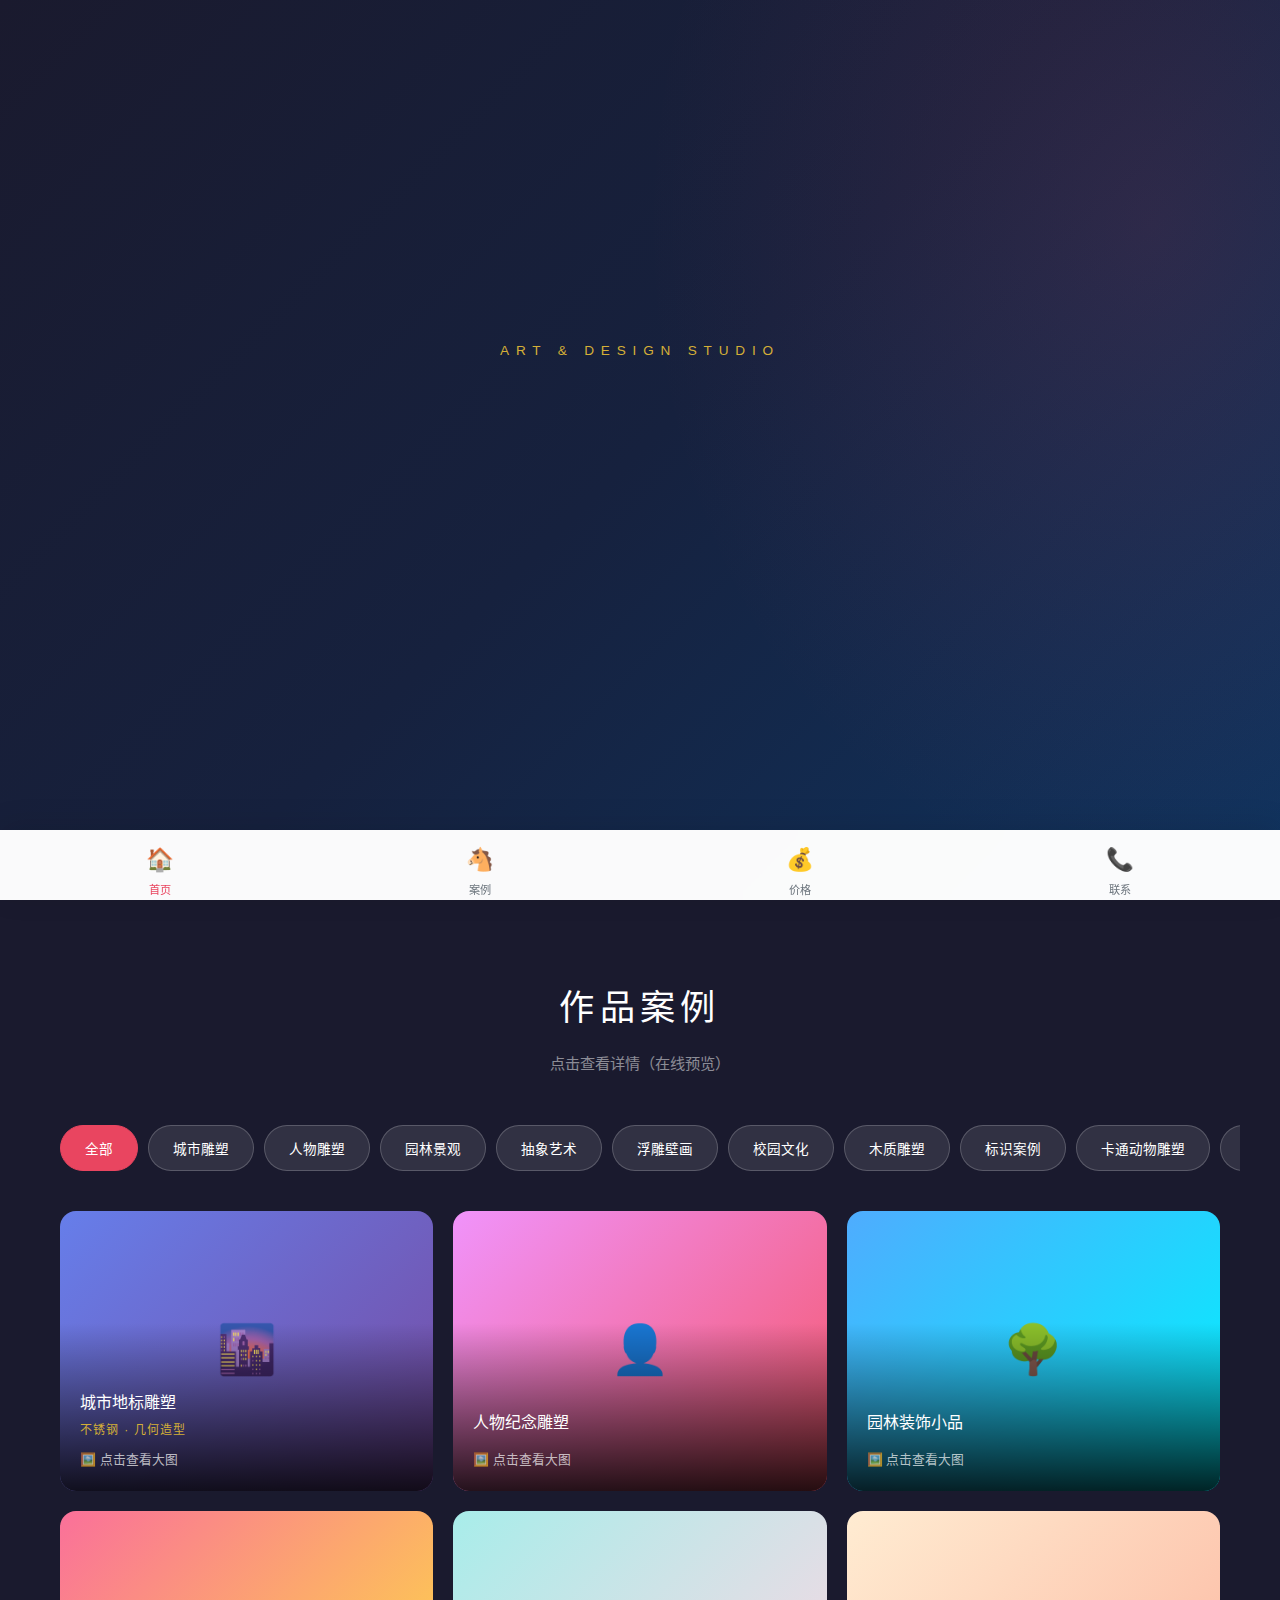
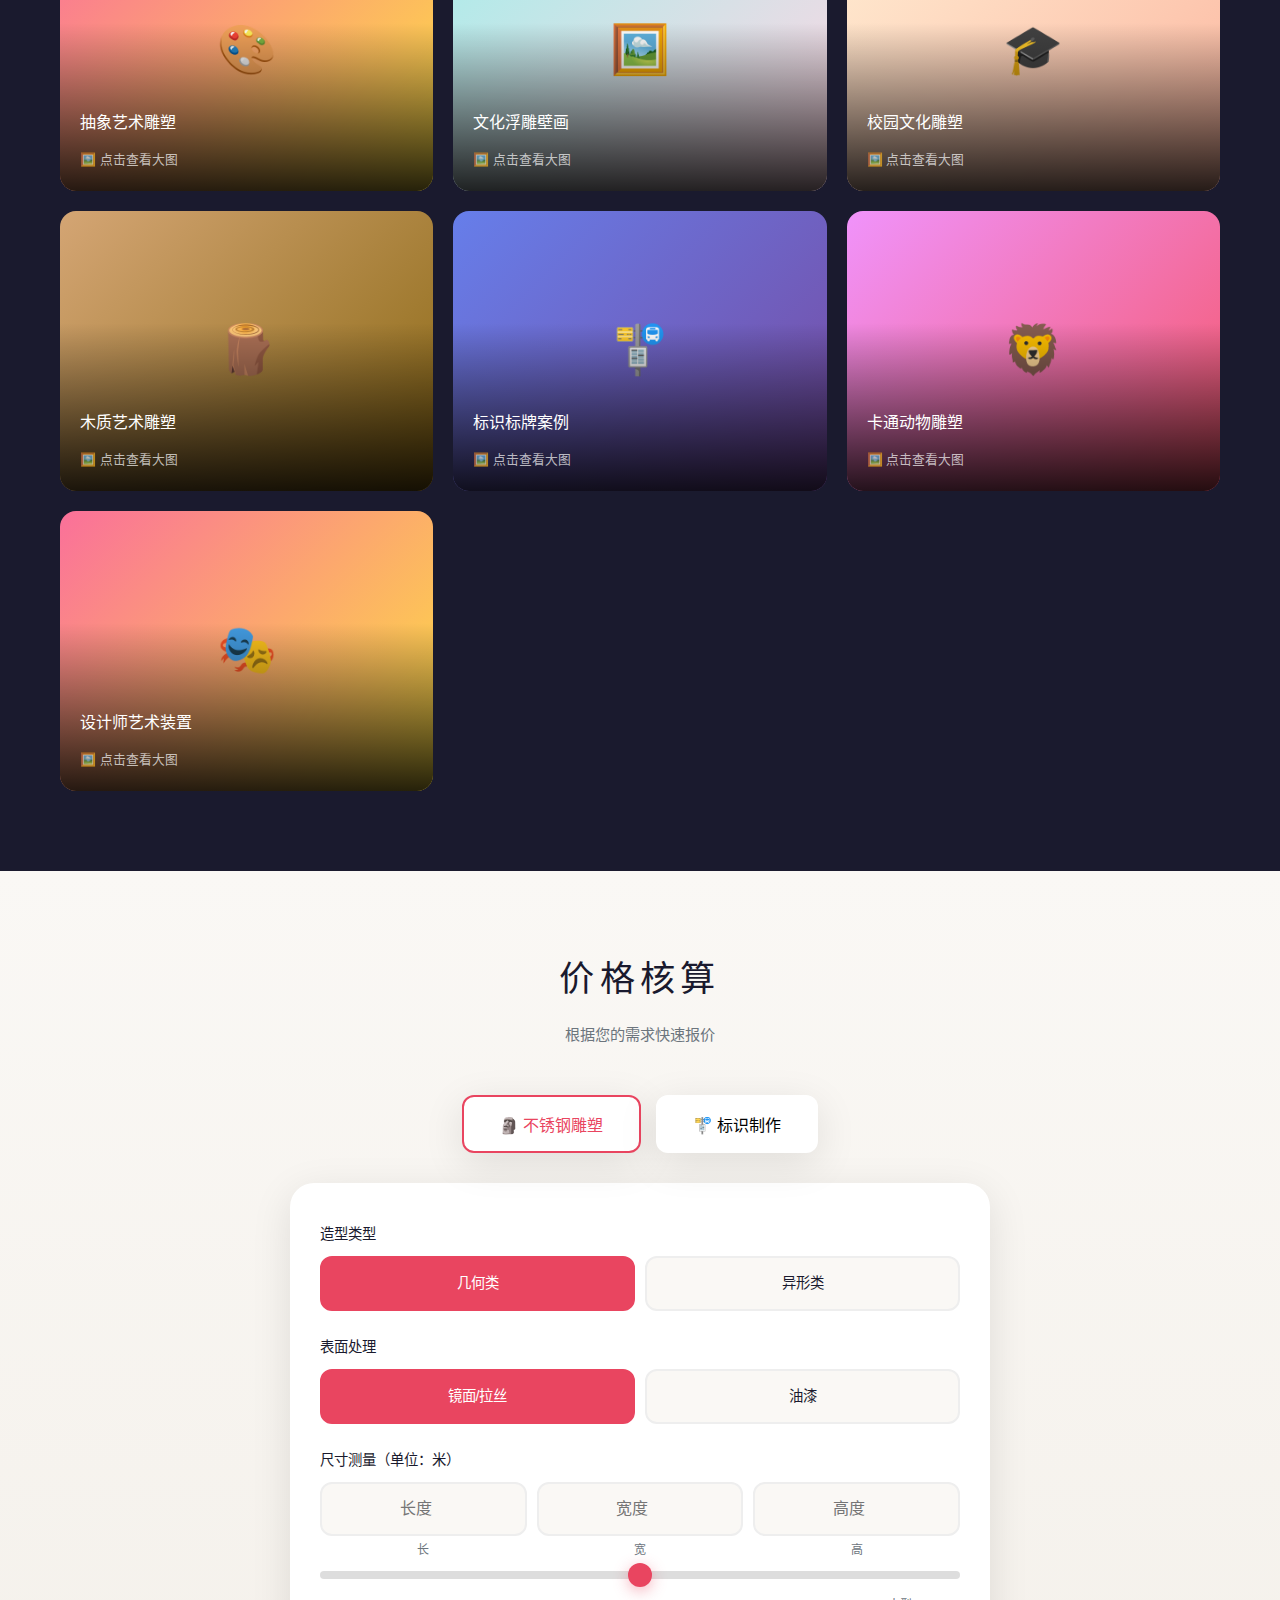
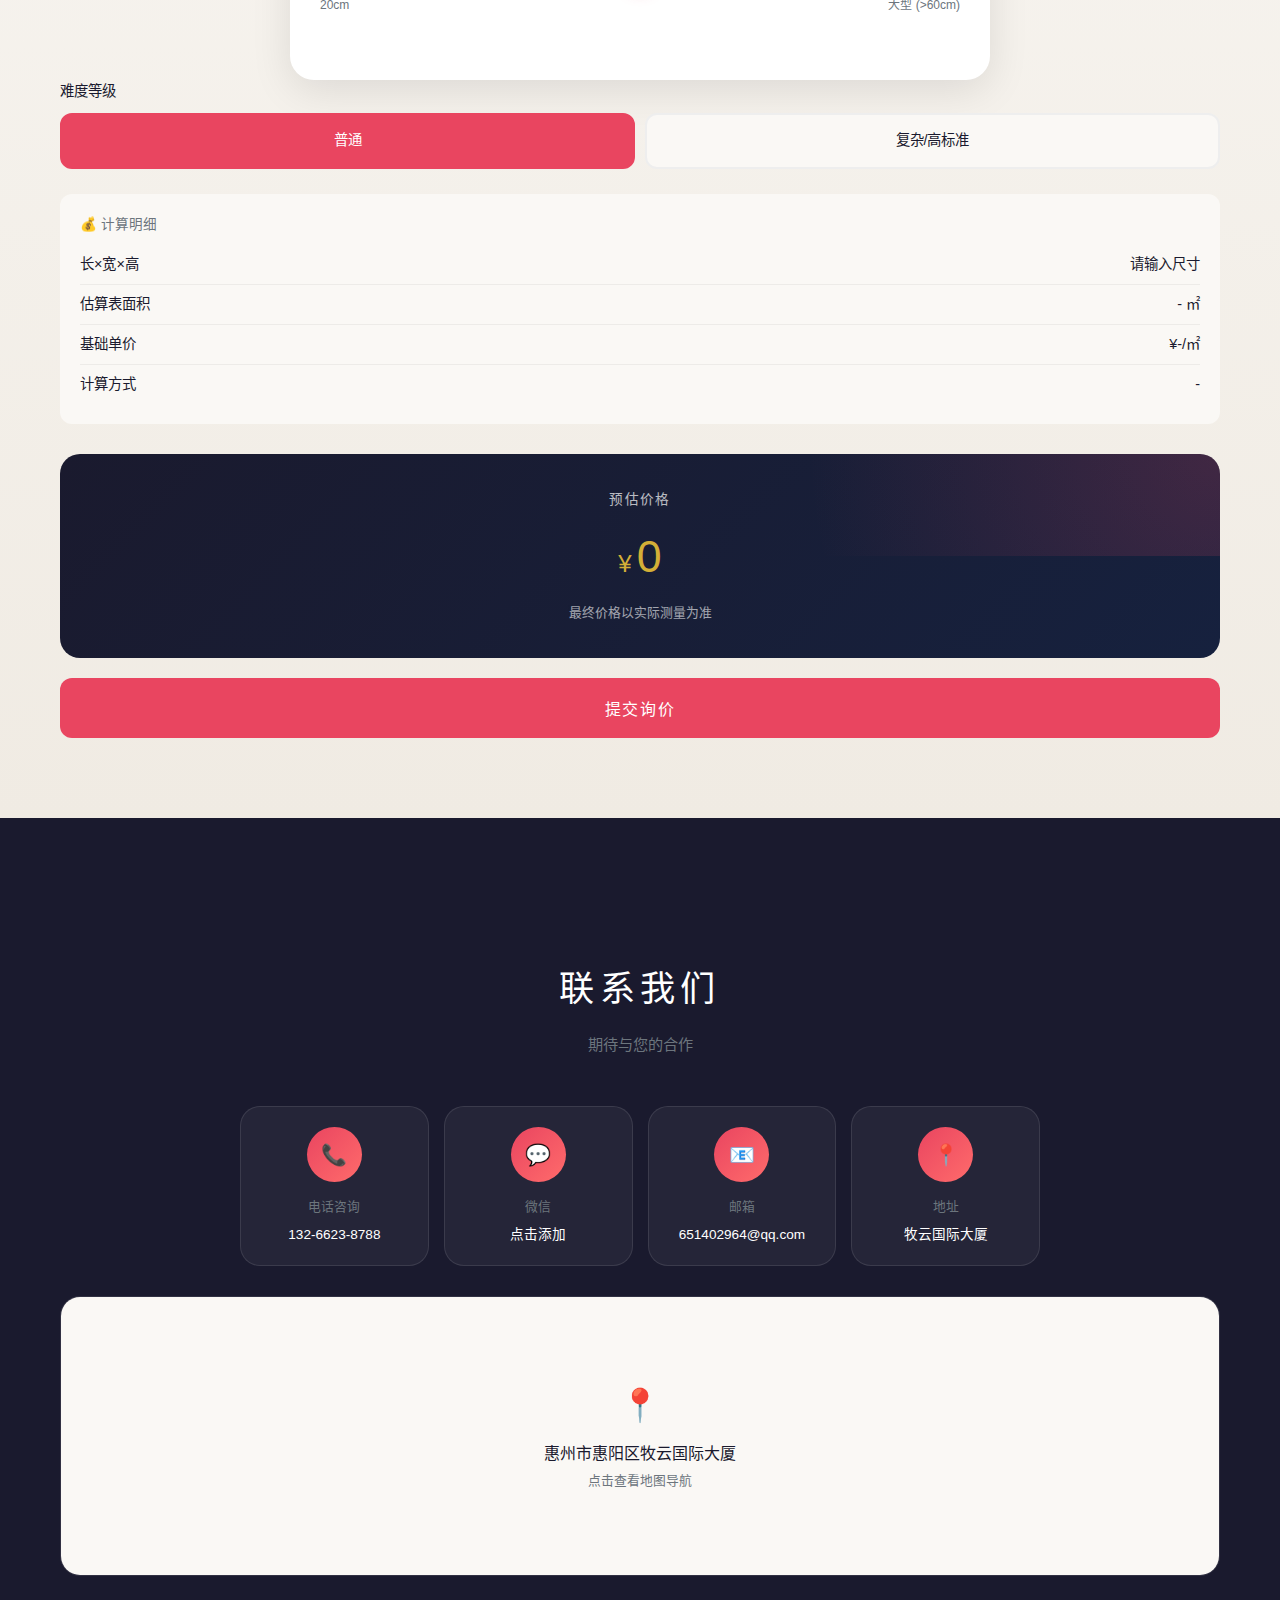
<file: index-junde1.html>
<!DOCTYPE html>
<html lang="zh-CN">
<head>
    <meta charset="UTF-8">
    <meta name="viewport" content="width=device-width, initial-scale=1.0, maximum-scale=1.0, user-scalable=no">
    <title>君德艺术雕塑 | JunDe Sculpture</title>
    <style>
        :root { --primary: #1a1a2e; --primary-light: #16213e; --accent: #e94560; --accent-light: #ff6b6b; --gold: #d4af37; --gold-light: #f0d878; --cream: #faf8f5; --gray: #6c757d; }
        * { margin: 0; padding: 0; box-sizing: border-box; -webkit-tap-highlight-color: transparent; -webkit-user-select: none; user-select: none; }
        img { -webkit-user-drag: none; -moz-user-drag: none; user-drag: none; pointer-events: auto; }
        .modal-body img { pointer-events: none; }
        .image-container { position: relative; }
        .image-container::after { content: ''; position: absolute; top: 0; left: 0; right: 0; bottom: 0; background: transparent; }
        html { scroll-behavior: smooth; overscroll-behavior: contain; }
        body { overscroll-behavior-y: contain; }
        
        /* 下拉刷新 */
        .pull-refresh { position: fixed; top: -50px; left: 0; right: 0; height: 50px; display: flex; align-items: center; justify-content: center; background: linear-gradient(to bottom, var(--accent), transparent); color: white; font-size: 0.9rem; transition: top 0.3s; z-index: 10001; opacity: 0; }
        .pull-refresh.active { top: 0; opacity: 1; }
        .pull-refresh-icon { animation: pullRotate 1s infinite linear; display: none; }
        .pull-refresh.active .pull-refresh-icon { display: inline-block; }
        .pull-refresh.active .pull-refresh-text { display: none; }
        @keyframes pullRotate { from { transform: rotate(0deg); } to { transform: rotate(360deg); } }
        body { font-family: -apple-system, BlinkMacSystemFont, "PingFang SC", Arial, sans-serif; background: var(--cream); color: var(--primary); line-height: 1.6; overflow-x: hidden; }
        .container { width: 100%; max-width: 1200px; margin: 0 auto; padding: 0 20px; }
        .section { min-height: 100vh; padding: 80px 0; display: flex; flex-direction: column; justify-content: center; }
        .section-title { font-size: 2.2rem; font-weight: 300; text-align: center; margin-bottom: 1rem; letter-spacing: 0.15em; }
        .section-subtitle { text-align: center; color: var(--gray); margin-bottom: 3rem; font-size: 0.95rem; }
        
        /* Logo动画 */
        .logo-container { display: flex; align-items: center; justify-content: center; gap: 15px; margin-bottom: 2rem; opacity: 0; animation: fadeInUp 1s ease forwards 0.3s; }
        .logo-icon { width: 70px; height: 70px; position: relative; display: flex; align-items: center; justify-content: center; }
        .logo-shape { position: absolute; border-radius: 50%; }
        .logo-shape-1 { width: 70px; height: 70px; background: linear-gradient(135deg, var(--accent), var(--gold)); opacity: 0.3; animation: logoPulse1 3s ease-in-out infinite; }
        .logo-shape-2 { width: 55px; height: 55px; background: linear-gradient(135deg, var(--accent-light), var(--gold-light)); opacity: 0.5; animation: logoPulse2 3s ease-in-out infinite 0.5s; }
        .logo-shape-3 { width: 40px; height: 40px; background: linear-gradient(135deg, var(--gold), #fff); box-shadow: 0 4px 20px rgba(233,69,96,0.4); animation: logoPulse3 3s ease-in-out infinite 1s; }
        .logo-text-inner { position: relative; z-index: 10; font-size: 1.4rem; font-weight: 700; background: linear-gradient(135deg, var(--primary), var(--accent)); -webkit-background-clip: text; -webkit-text-fill-color: transparent; }
        @keyframes logoPulse1 { 0%,100% { transform: scale(1); opacity: 0.3; } 50% { transform: scale(1.15); opacity: 0.5; } }
        @keyframes logoPulse2 { 0%,100% { transform: scale(1); opacity: 0.5; } 50% { transform: scale(1.2); opacity: 0.7; } }
        @keyframes logoPulse3 { 0%,100% { transform: scale(1); } 50% { transform: scale(1.1); box-shadow: 0 8px 30px rgba(233,69,96,0.6); } }
        .logo-name { display: flex; flex-direction: column; align-items: flex-start; }
        .logo-name-main { font-size: 1.5rem; font-weight: 600; letter-spacing: 0.3em; color: #fff; }
        .logo-name-sub { font-size: 0.7rem; letter-spacing: 0.2em; color: var(--gold); margin-top: 4px; }
        
        /* Hero */
        .hero { min-height: 100vh; background: linear-gradient(135deg, var(--primary) 0%, #16213e 50%, #0f3460 100%); position: relative; overflow: hidden; display: flex; align-items: center; justify-content: center; }
        .hero::before { content: ''; position: absolute; top: -50%; right: -30%; width: 80%; height: 150%; background: radial-gradient(ellipse, rgba(233,69,96,0.12) 0%, transparent 70%); animation: pulse 8s ease-in-out infinite; }
        @keyframes pulse { 0%,100% { transform: scale(1); opacity: 0.5; } 50% { transform: scale(1.1); opacity: 0.8; } }
        .hero-content { text-align: center; z-index: 10; padding: 20px; }
        .hero-slogan { font-size: 0.85rem; letter-spacing: 0.5em; color: var(--gold); margin-top: 1.5rem; opacity: 0; animation: fadeInUp 1s ease forwards 0.6s; }
        .hero-title { font-size: clamp(2rem, 8vw, 4rem); font-weight: 100; color: white; letter-spacing: 0.15em; line-height: 1.2; margin: 1rem 0; opacity: 0; animation: fadeInUp 1s ease forwards 0.9s; }
        .hero-desc { font-size: 1rem; color: rgba(255,255,255,0.7); max-width: 500px; margin: 0 auto 2rem; opacity: 0; animation: fadeInUp 1s ease forwards 1.2s; }
        .hero-cta { display: inline-flex; align-items: center; gap: 10px; padding: 16px 45px; background: var(--accent); color: white; text-decoration: none; border-radius: 50px; font-size: 0.95rem; letter-spacing: 0.15em; transition: all 0.4s cubic-bezier(0.4, 0, 0.2, 1); opacity: 0; animation: fadeInUp 1s ease forwards 1.5s; }
        .hero-cta:hover { background: var(--accent-light); transform: translateY(-3px); box-shadow: 0 15px 35px rgba(233,69,96,0.4); }
        @keyframes fadeInUp { from { opacity: 0; transform: translateY(30px); } to { opacity: 1; transform: translateY(0); } }
        
        /* Works */
        .works { background: var(--primary); color: white; }
        .works .section-title { color: white; }
        .works .section-subtitle { color: rgba(255,255,255,0.5); }
        .category-tabs { display: flex; gap: 10px; overflow-x: auto; padding: 0 20px 20px; margin: 0 -20px; scrollbar-width: none; }
        .category-tabs::-webkit-scrollbar { display: none; }
        .tab-btn { flex-shrink: 0; padding: 12px 24px; background: rgba(255,255,255,0.1); border: 1px solid rgba(255,255,255,0.2); border-radius: 30px; color: white; font-size: 0.85rem; cursor: pointer; transition: all 0.4s; white-space: nowrap; }
        .tab-btn:hover, .tab-btn.active { background: var(--accent); border-color: var(--accent); }
        .works-grid { display: grid; grid-template-columns: repeat(2, 1fr); gap: 15px; margin-top: 20px; }
        @media (min-width: 768px) { .works-grid { grid-template-columns: repeat(3, 1fr); gap: 20px; } }
        .work-item { position: relative; aspect-ratio: 4/3; border-radius: 16px; overflow: hidden; cursor: pointer; background: linear-gradient(135deg, #2a2a4a, #1a1a2e); transition: all 0.4s; }
        .work-item:hover { transform: translateY(-5px); box-shadow: 0 20px 40px rgba(0,0,0,0.3); }
        .work-placeholder { width: 100%; height: 100%; display: flex; align-items: center; justify-content: center; font-size: 3rem; }
        .work-overlay { position: absolute; inset: 0; background: linear-gradient(to top, rgba(0,0,0,0.85) 0%, transparent 60%); display: flex; flex-direction: column; justify-content: flex-end; padding: 20px; }
        .work-title { font-size: 1rem; font-weight: 500; margin-bottom: 5px; }
        .work-tag { font-size: 0.75rem; color: var(--gold); letter-spacing: 0.1em; }
        .work-action { display: flex; align-items: center; gap: 8px; margin-top: 10px; font-size: 0.8rem; color: rgba(255,255,255,0.7); }
    </style>
</head>
<body>
    <!-- 下拉刷新 -->
    <div class="pull-refresh" id="pullRefresh">
        <span class="pull-refresh-icon">↻</span>
        <span class="pull-refresh-text">↓ 下拉刷新</span>
    </div>
    <!-- Loading -->
    <div class="loading" id="loading" style="position: fixed; inset: 0; background: var(--primary); display: flex; flex-direction: column; align-items: center; justify-content: center; z-index: 9999;">
        <div style="width: 60px; height: 60px; border: 3px solid rgba(255,255,255,0.1); border-top-color: var(--accent); border-radius: 50%; animation: spin 1s linear infinite;"></div>
        <div style="color: white; margin-top: 20px; letter-spacing: 0.3em;">君德艺术</div>
    </div>
    <style>@keyframes spin { to { transform: rotate(360deg); } }</style>

    <!-- Hero -->
    <section class="hero" id="home">
        <div class="hero-content">
            <div class="logo-container">
                <div class="logo-icon">
                    <div class="logo-shape logo-shape-1"></div>
                    <div class="logo-shape logo-shape-2"></div>
                    <div class="logo-shape logo-shape-3"></div>
                    <span class="logo-text-inner">JD</span>
                </div>
                <div class="logo-name">
                    <span class="logo-name-main">君德艺术雕塑</span>
                    <span class="logo-name-sub">JUNDE SCULPTURE</span>
                </div>
            </div>
            <p style="font-size: 0.85rem; letter-spacing: 0.5em; color: var(--gold); margin-bottom: 1rem;">ART & DESIGN STUDIO</p>
            <h1 class="hero-title">匠心雕琢<br>艺术永恒</h1>
            <p class="hero-desc">专注不锈钢/玻璃钢雕塑 · 木质 · 标识 · 艺术定制</p>
            <a href="#pricing" class="hero-cta">免费报价 ↓</a>
        </div>
    </section>

    <!-- Works 案例 -->
    <section class="works section" id="works">
        <div class="container">
            <h2 class="section-title">作品案例</h2>
            <p class="section-subtitle">点击查看详情（在线预览）</p>
            <div class="category-tabs">
                <button class="tab-btn active" onclick="filterWorks('all')">全部</button>
                <button class="tab-btn" onclick="filterWorks('city')">城市雕塑</button>
                <button class="tab-btn" onclick="filterWorks('figure')">人物雕塑</button>
                <button class="tab-btn" onclick="filterWorks('garden')">园林景观</button>
                <button class="tab-btn" onclick="filterWorks('abstract')">抽象艺术</button>
                <button class="tab-btn" onclick="filterWorks('relief')">浮雕壁画</button>
                <button class="tab-btn" onclick="filterWorks('campus')">校园文化</button>
                <button class="tab-btn" onclick="filterWorks('wood')">木质雕塑</button>
                <button class="tab-btn" onclick="filterWorks('signage')">标识案例</button>
                <button class="tab-btn" onclick="filterWorks('cartoon')">卡通动物雕塑</button>
                <button class="tab-btn" onclick="filterWorks('design')">设计师艺术装置</button>
            </div>
            <div class="works-grid" id="worksGrid">
                <div class="work-item" data-category="city" onclick="openCase('城市雕塑')">
                    <div class="work-placeholder" style="background: linear-gradient(135deg, #667eea 0%, #764ba2 100%);">🌆</div>
                    <div class="work-overlay">
                        <div class="work-title">城市地标雕塑</div>
                        <div class="work-tag">不锈钢 · 几何造型</div>
                        <div class="work-action">🖼️ 点击查看大图</div>
                    </div>
                </div>
                <div class="work-item" data-category="figure" onclick="openCase('人物雕塑')">
                    <div class="work-placeholder" style="background: linear-gradient(135deg, #f093fb 0%, #f5576c 100%);">👤</div>
                    <div class="work-overlay"><div class="work-title">人物纪念雕塑</div><div class="work-action">🖼️ 点击查看大图</div></div>
                </div>
                <div class="work-item" data-category="garden" onclick="openCase('园林景观')">
                    <div class="work-placeholder" style="background: linear-gradient(135deg, #4facfe 0%, #00f2fe 100%);">🌳</div>
                    <div class="work-overlay"><div class="work-title">园林装饰小品</div><div class="work-action">🖼️ 点击查看大图</div></div>
                </div>
                <div class="work-item" data-category="abstract" onclick="openCase('抽象艺术')">
                    <div class="work-placeholder" style="background: linear-gradient(135deg, #fa709a 0%, #fee140 100%);">🎨</div>
                    <div class="work-overlay"><div class="work-title">抽象艺术雕塑</div><div class="work-action">🖼️ 点击查看大图</div></div>
                </div>
                <div class="work-item" data-category="relief" onclick="openCase('浮雕壁画')">
                    <div class="work-placeholder" style="background: linear-gradient(135deg, #a8edea 0%, #fed6e3 100%);">🖼️</div>
                    <div class="work-overlay"><div class="work-title">文化浮雕壁画</div><div class="work-action">🖼️ 点击查看大图</div></div>
                </div>
                <div class="work-item" data-category="campus" onclick="openCase('校园文化')">
                    <div class="work-placeholder" style="background: linear-gradient(135deg, #ffecd2 0%, #fcb69f 100%);">🎓</div>
                    <div class="work-overlay"><div class="work-title">校园文化雕塑</div><div class="work-action">🖼️ 点击查看大图</div></div>
                </div>
                <div class="work-item" data-category="wood" onclick="openCase('木质雕塑')">
                    <div class="work-placeholder" style="background: linear-gradient(135deg, #d4a574 0%, #8b6914 100%);">🪵</div>
                    <div class="work-overlay"><div class="work-title">木质艺术雕塑</div><div class="work-action">🖼️ 点击查看大图</div></div>
                </div>
                <div class="work-item" data-category="signage" onclick="openCase('标识案例')">
                    <div class="work-placeholder" style="background: linear-gradient(135deg, #667eea 0%, #764ba2 100%);">🚏</div>
                    <div class="work-overlay"><div class="work-title">标识标牌案例</div><div class="work-action">🖼️ 点击查看大图</div></div>
                </div>
                <div class="work-item" data-category="cartoon" onclick="openCase('卡通动物雕塑')">
                    <div class="work-placeholder" style="background: linear-gradient(135deg, #f093fb 0%, #f5576c 100%);">🦁</div>
                    <div class="work-overlay"><div class="work-title">卡通动物雕塑</div><div class="work-action">🖼️ 点击查看大图</div></div>
                </div>
                <div class="work-item" data-category="design" onclick="openCase('设计师艺术装置')">
                    <div class="work-placeholder" style="background: linear-gradient(135deg, #fa709a 0%, #fee140 100%);">🎭</div>
                    <div class="work-overlay"><div class="work-title">设计师艺术装置</div><div class="work-action">🖼️ 点击查看大图</div></div>
                </div>
            </div>
        </div>
    </section>

    <!-- Pricing 价格核算 -->
    <section class="pricing section" id="pricing" style="background: linear-gradient(180deg, var(--cream) 0%, #f0ebe3 100%);">
        <style>
            .pricing-tabs { display: flex; justify-content: center; gap: 15px; margin-bottom: 30px; }
            .pricing-tab { padding: 15px 35px; background: white; border: 2px solid transparent; border-radius: 12px; font-size: 1rem; font-weight: 500; cursor: pointer; transition: all 0.4s; box-shadow: 0 10px 40px rgba(0,0,0,0.1); }
            .pricing-tab.active { border-color: var(--accent); color: var(--accent); }
            .pricing-tab:hover { transform: translateY(-3px); box-shadow: 0 20px 60px rgba(0,0,0,0.15); }
            .pricing-panel { display: none; }
            .pricing-panel.active { display: block; }
            .pricing-card { background: white; border-radius: 24px; padding: 40px 30px; box-shadow: 0 10px 40px rgba(0,0,0,0.1); max-width: 700px; margin: 0 auto; }
            .form-group { margin-bottom: 25px; }
            .form-label { display: block; font-size: 0.9rem; font-weight: 500; margin-bottom: 10px; color: var(--primary); }
            .form-select, .form-input { width: 100%; padding: 16px 20px; border: 2px solid #eee; border-radius: 12px; font-size: 1rem; background: var(--cream); transition: all 0.4s; }
            .form-select:focus, .form-input:focus { outline: none; border-color: var(--accent); background: white; }
            .form-row { display: grid; grid-template-columns: 1fr 1fr; gap: 15px; }
            @media (max-width: 480px) { .form-row { grid-template-columns: 1fr; } }
            .radio-group { display: flex; gap: 10px; flex-wrap: wrap; }
            .radio-label { flex: 1; min-width: 100px; padding: 14px 20px; background: var(--cream); border: 2px solid #eee; border-radius: 12px; text-align: center; cursor: pointer; transition: all 0.4s; font-size: 0.9rem; }
            .radio-label:hover { border-color: var(--accent-light); }
            .radio-input { display: none; }
            .radio-input:checked + .radio-label { background: var(--accent); border-color: var(--accent); color: white; }
            .size-slider-container { background: var(--cream); padding: 20px; border-radius: 12px; }
            .size-value { font-size: 1.5rem; font-weight: 600; color: var(--accent); }
            .size-slider { width: 100%; height: 8px; -webkit-appearance: none; background: #ddd; border-radius: 4px; outline: none; }
            .size-slider::-webkit-slider-thumb { -webkit-appearance: none; width: 24px; height: 24px; background: var(--accent); border-radius: 50%; cursor: pointer; box-shadow: 0 4px 15px rgba(233,69,96,0.4); }
            .calc-detail { background: var(--cream); padding: 20px; border-radius: 12px; margin-bottom: 20px; }
            .calc-detail-title { font-size: 0.85rem; color: var(--gray); margin-bottom: 10px; }
            .calc-detail-item { display: flex; justify-content: space-between; padding: 8px 0; border-bottom: 1px solid rgba(0,0,0,0.05); font-size: 0.9rem; }
            .calc-detail-item:last-child { border-bottom: none; }
            .calc-detail-value { color: var(--primary); font-weight: 500; }
            .price-display { background: linear-gradient(135deg, var(--primary), var(--primary-light)); color: white; padding: 35px; border-radius: 20px; text-align: center; margin-top: 30px; position: relative; overflow: hidden; }
            .price-display::before { content: ''; position: absolute; top: -50%; right: -50%; width: 100%; height: 100%; background: radial-gradient(circle, rgba(233,69,96,0.2) 0%, transparent 70%); }
            .price-label { font-size: 0.85rem; opacity: 0.7; margin-bottom: 10px; letter-spacing: 0.1em; }
            .price-value { font-size: 2.8rem; font-weight: 300; color: var(--gold); }
            .price-value::before { content: '¥'; font-size: 1.5rem; margin-right: 5px; }
            .price-note { font-size: 0.8rem; opacity: 0.6; margin-top: 10px; }
            .submit-btn { width: 100%; padding: 18px; background: var(--accent); color: white; border: none; border-radius: 12px; font-size: 1rem; font-weight: 500; letter-spacing: 0.1em; cursor: pointer; transition: all 0.4s; margin-top: 20px; }
            .submit-btn:hover { background: var(--accent-light); transform: translateY(-2px); box-shadow: 0 10px 25px rgba(233,69,96,0.3); }
        </style>
        <div class="container">
            <h2 class="section-title">价格核算</h2>
            <p class="section-subtitle">根据您的需求快速报价</p>
            <div class="pricing-tabs">
                <button class="pricing-tab active" onclick="switchPanel('sculpture')">🗿 不锈钢雕塑</button>
                <button class="pricing-tab" onclick="switchPanel('sign')">🚏 标识制作</button>
            </div>

            <!-- 不锈钢雕塑核算 -->
            <div class="pricing-panel active" id="sculpture-panel">
                <div class="pricing-card">
                    <div class="form-group">
                        <label class="form-label">造型类型</label>
                        <div class="radio-group">
                            <input type="radio" name="shape" id="geo" value="geo" class="radio-input" checked onchange="updateSculptureCalc()">
                            <label class="radio-label" for="geo">几何类</label>
                            <input type="radio" name="shape" id="irregular" value="irregular" class="radio-input" onchange="updateSculptureCalc()">
                            <label class="radio-label" for="irregular">异形类</label>
                        </div>
                    </div>
                    <div class="form-group">
                        <label class="form-label">表面处理</label>
                        <div class="radio-group">
                            <input type="radio" name="surface" id="mirror" value="mirror" class="radio-input" checked onchange="updateSculptureCalc()">
                            <label class="radio-label" for="mirror">镜面/拉丝</label>
                            <input type="radio" name="surface" id="paint" value="paint" class="radio-input" onchange="updateSculptureCalc()">
                            <label class="radio-label" for="paint">油漆</label>
                        </div>
                    </div>
                    <div class="form-group">
                        <label class="form-label">尺寸测量（单位：米）</label>
                        <div style="display: grid; grid-template-columns: repeat(3, 1fr); gap: 10px; margin-top: 10px;">
                            <div>
                                <input type="number" class="form-input" id="sculptureLength" placeholder="长度"  min="0.1" oninput="updateSculptureCalc()" style="text-align: center;">
                                <div style="text-align: center; font-size: 0.75rem; color: var(--gray); margin-top: 5px;">长</div>
                            </div>
                            <div>
                                <input type="number" class="form-input" id="sculptureWidth" placeholder="宽度"  min="0.1" oninput="updateSculptureCalc()" style="text-align: center;">
                                <div style="text-align: center; font-size: 0.75rem; color: var(--gray); margin-top: 5px;">宽</div>
                            </div>
                            <div>
                                <input type="number" class="form-input" id="sculptureHeight" placeholder="高度"  min="0.1" oninput="updateSculptureCalc()" style="text-align: center;">
                                <div style="text-align: center; font-size: 0.75rem; color: var(--gray); margin-top: 5px;">高</div>
                            </div>
                        </div>
                            <input type="range" class="size-slider" id="sizeSlider" min="20" max="600"  oninput="document.getElementById('sizeValue').textContent=this.value;updateSculptureCalc()">
                            <div style="display: flex; justify-content: space-between; margin-top: 10px; font-size: 0.75rem; color: var(--gray);"><span>20cm</span><span>大型 (&gt;60cm)</span></div>
                        </div>
                    </div>
                    <div class="form-group">
                        <label class="form-label">难度等级</label>
                        <div class="radio-group">
                            <input type="radio" name="difficulty" id="normal" value="normal" class="radio-input" checked onchange="updateSculptureCalc()">
                            <label class="radio-label" for="normal">普通</label>
                            <input type="radio" name="difficulty" id="hard" value="hard" class="radio-input" onchange="updateSculptureCalc()">
                            <label class="radio-label" for="hard">复杂/高标准</label>
                        </div>
                    </div>
                    <div class="calc-detail">
                        <div class="calc-detail-title">💰 计算明细</div>
                        <div class="calc-detail-item"><span>长×宽×高</span><span class="calc-detail-value" id="sizeDetail">0.6×0.4×0.8 m</span></div>
                        <div class="calc-detail-item"><span>估算表面积</span><span class="calc-detail-value" id="surfaceArea">~1.8 ㎡</span></div>
                        <div class="calc-detail-item"><span>基础单价</span><span class="calc-detail-value" id="unitPrice">¥1,500/㎡</span></div>
                        <div class="calc-detail-item"><span>计算方式</span><span class="calc-detail-value" id="calcMethod">几何近似法</span></div>
                    </div>
                    <div class="price-display">
                        <div class="price-label">预估价格</div>
                        <div class="price-value" id="sculpturePrice">1,500</div>
                        <div class="price-note">最终价格以实际测量为准</div>
                    </div>
                    <button type="button" class="submit-btn" onclick="submitInquiry('sculpture')">提交询价</button>
                </div>
            </div>

            <!-- 标识核算 -->
            <div class="pricing-panel" id="sign-panel">
                <div class="pricing-card">
                    <div class="form-group">
                        <label class="form-label">标识类型</label>
                        <select class="form-select" id="signType" onchange="updateSignCalc()">
                            <option value="led">发光字 · ¥500/米</option>
                            <option value="box">灯箱 · ¥950/平方米</option>
                            <option value="stand">立牌 · ¥750-1505/米</option>
                            <option value="ground">落地字 · ¥1500/米</option>
                        </select>
                    </div>
                    <div class="form-group" id="standHeightRow" style="display: none;">
                        <label class="form-label">立牌高度</label>
                        <select class="form-select" id="standHeight" onchange="updateSignCalc()">
                            <option value="750">4米以下 · ¥750/米</option>
                            <option value="950">4-6米 · ¥950/米</option>
                            <option value="1505">6米以上 · ¥1505/米</option>
                        </select>
                    </div>
                    <div class="form-row">
                        <div class="form-group">
                            <label class="form-label">尺寸 (长/m)</label>
                            <input type="number" class="form-input" id="signLength" value="1" min="0.1" step="0.1" oninput="updateSignCalc()">
                        </div>
                        <div class="form-group" id="signWidthGroup">
                            <label class="form-label">尺寸 (宽/m)</label>
                            <input type="number" class="form-input" id="signWidth" value="0.5" min="0.1" step="0.1" oninput="updateSignCalc()">
                        </div>
                    </div>
                    <div class="form-group">
                        <label class="form-label">安装方式</label>
                        <select class="form-select" id="installType" onchange="updateSignCalc()">
                            <option value="none">无需安装</option>
                            <option value="cement">水泥基础 · ¥600/方</option>
                            <option value="crane50">50吨吊车 · ¥2000/8h</option>
                        </select>
                    </div>
                    <div class="calc-detail">
                        <div class="calc-detail-title">💰 计算明细</div>
                        <div class="calc-detail-item"><span>制作费用</span><span class="calc-detail-value" id="makePrice">¥500</span></div>
                        <div class="calc-detail-item"><span>安装费用</span><span class="calc-detail-value" id="installPrice">¥0</span></div>
                    </div>
                    <div class="price-display">
                        <div class="price-label">预估价格</div>
                        <div class="price-value" id="signPrice">500</div>
                        <div class="price-note">最终价格以实际测量为准</div>
                    </div>
                    <button type="button" class="submit-btn" onclick="submitInquiry('sign')">提交询价</button>
                </div>
            </div>
        </div>
    </section>

    <!-- Contact 联系方式 -->
    <section class="contact section" id="contact" style="background: var(--primary); color: white; position: relative; overflow: hidden;">
        <style>
            .contact-grid { display: grid; grid-template-columns: repeat(2, 1fr); gap: 15px; position: relative; z-index: 1; max-width: 600px; margin: 0 auto; }
            @media (min-width: 768px) { .contact-grid { grid-template-columns: repeat(4, 1fr); max-width: 800px; } }
            .contact-item { background: rgba(255,255,255,0.05); border: 1px solid rgba(255,255,255,0.1); border-radius: 20px; padding: 20px 10px; text-align: center; transition: all 0.4s; display: flex; flex-direction: column; align-items: center; justify-content: flex-start; height: 160px; }
            .contact-item:hover { background: rgba(255,255,255,0.1); transform: translateY(-5px); }
            .contact-icon { width: 55px; height: 55px; background: linear-gradient(135deg, var(--accent), var(--accent-light)); border-radius: 50%; display: flex; align-items: center; justify-content: center; margin: 0 auto 15px; font-size: 1.3rem; }
            .contact-label { font-size: 0.8rem; color: var(--gray); margin-bottom: 8px; }
            .contact-value { font-size: 0.85rem; line-height: 1.4; word-break: break-word; }
            .contact-value a { color: white; text-decoration: none; transition: all 0.4s; }
            .contact-value a:hover { color: var(--accent); }
            .wechat-qrcode { background: white; border-radius: 20px; padding: 30px; text-align: center; margin-top: 30px; }
            .qrcode-img { width: 180px; height: 180px; border-radius: 12px; object-fit: cover; margin: 0 auto 15px; border: 3px solid var(--cream); }
            .qrcode-img { width: 180px; height: 180px; background: var(--cream); border-radius: 12px; display: flex; flex-direction: column; align-items: center; justify-content: center; margin: 0 auto 15px; color: var(--gray); border: 2px dashed var(--gray); cursor: pointer; }
            .qrcode-img span { font-size: 3rem; margin-bottom: 8px; }
            .qrcode-text { color: var(--primary); font-weight: 500; }
            .qrcode-hint { font-size: 0.8rem; color: var(--primary); cursor: pointer; text-decoration: underline; }
            .qrcode-hint:hover { color: var(--primary-dark); }
            .map-container { width: 100%; height: 280px; border-radius: 20px; overflow: hidden; margin-top: 30px; border: 1px solid rgba(255,255,255,0.1); }
            .map-container iframe { width: 100%; height: 100%; border: none; }
        </style>
        <div class="container">
            <h2 class="section-title">联系我们</h2>
            <p class="section-subtitle">期待与您的合作</p>
            <div class="contact-grid">
                <div class="contact-item">
                    <div class="contact-icon">📞</div>
                    <div class="contact-label">电话咨询</div>
                    <div class="contact-value"><a href="tel:132-6623-8788">132-6623-8788</a></div>
                </div>
                <div class="contact-item" onclick="showQRCode()" style="cursor:pointer;">
                    <div class="contact-icon">💬</div>
                    <div class="contact-label">微信</div>
                    <div class="contact-value">点击添加</div>
                </div>
                <div class="contact-item">
                    <div class="contact-icon">📧</div>
                    <div class="contact-label">邮箱</div>
                    <div class="contact-value"><a href="mailto:junde@art.com">651402964@qq.com</a></div>
                </div>
                <div class="contact-item">
                    <div class="contact-icon">📍</div>
                    <div class="contact-label">地址</div>
                    <div class="contact-value">牧云国际大厦</div>
                </div>
            </div>
            
            <div class="map-container">
                <a href="https://map.baidu.com/search/%E6%83%A0%E5%B7%9E%E5%B8%82%E6%83%A0%E9%98%B3%E5%8C%BA%E7%89%A7%E4%BA%91%E5%9B%BD%E9%99%85%E5%A4%A7%E5%8E%A6" target="_blank" style="display:block;width:100%;height:100%;background:var(--cream);display:flex;align-items:center;justify-content:center;color:var(--primary);text-decoration:none;">
                    <div style="text-align:center;">
                        <div style="font-size:2rem;margin-bottom:10px;">📍</div>
                        <div style="font-weight:500;">惠州市惠阳区牧云国际大厦</div>
                        <div style="font-size:0.8rem;color:var(--gray);margin-top:5px;">点击查看地图导航</div>
                    </div>
                </a>
            </div>
        </div>
    </section>

    <!-- 询价表单弹窗 -->
    <div class="modal-overlay" id="inquiryModal">
        <div class="modal-container">
            <button class="modal-close" onclick="closeInquiryModal()">×</button>
            <div class="modal-title" style="text-align:center;padding-bottom:20px;border-bottom:1px solid #eee;">
                <span style="font-size:1.3rem;font-weight:600;">提交询价</span>
            </div>
            <div style="padding:20px;">
                <div style="margin-bottom:15px;">
                    <label style="display:block;margin-bottom:8px;font-weight:500;color:#333;">姓名 <span style="color:red;">*</span></label>
                    <input type="text" id="inquiryName" placeholder="请输入您的姓名" style="width:100%;padding:12px;border:1px solid #ddd;border-radius:8px;font-size:1rem;box-sizing:border-box;">
                </div>
                <div style="margin-bottom:20px;">
                    <label style="display:block;margin-bottom:8px;font-weight:500;color:#333;">电话 <span style="color:red;">*</span></label>
                    <input type="tel" id="inquiryPhone" placeholder="请输入您的电话号码" style="width:100%;padding:12px;border:1px solid #ddd;border-radius:8px;font-size:1rem;box-sizing:border-box;">
                </div>
                <button type="button" onclick="submitInquiryForm()" style="width:100%;padding:14px;background:var(--accent);color:white;border:none;border-radius:8px;font-size:1rem;font-weight:500;cursor:pointer;">确认提交</button>
            </div>
        </div>
    </div>
    
    <style>
        .modal-overlay { display: none; position: fixed; inset: 0; background: rgba(0,0,0,0.5); z-index: 2000; align-items: center; justify-content: center; padding: 20px; }
        .modal-overlay.active { display: flex; }
        .modal-container { background: white; border-radius: 16px; width: 100%; max-width: 400px; position: relative; animation: modalSlideIn 0.3s ease; }
        @keyframes modalSlideIn { from { transform: translateY(-20px); opacity: 0; } to { transform: translateY(0); opacity: 1; } }
        .modal-close { position: absolute; top: 15px; right: 15px; width: 32px; height: 32px; border: none; background: #f5f5f5; border-radius: 50%; font-size: 1.2rem; cursor: pointer; z-index: 10; }
    </style>

    <!-- Bottom Nav -->
    <style>
        .bottom-nav { position: fixed; bottom: 0; left: 0; right: 0; background: rgba(255,255,255,0.98); backdrop-filter: blur(10px); display: flex; justify-content: space-around; padding: 12px 0; box-shadow: 0 -5px 30px rgba(0,0,0,0.1); z-index: 1000; padding-bottom: env(safe-area-inset-bottom, 12px); }
        .nav-item { display: flex; flex-direction: column; align-items: center; gap: 4px; text-decoration: none; color: var(--gray); font-size: 0.7rem; transition: all 0.4s; }
        .nav-item.active { color: var(--accent); }
        .nav-icon { font-size: 1.4rem; }
        .nav-spacer { height: 80px; }
        @media (max-width: 480px) { .section { padding: 60px 0; } .section-title { font-size: 1.5rem; } .logo-container { flex-direction: column; gap: 10px; } .logo-name { align-items: center; } }
    </style>

    <div class="nav-spacer"></div>

    <!-- 案例预览弹窗 -->
    <style>
        .modal-overlay { display: none; position: fixed; inset: 0; background: rgba(0,0,0,0.9); z-index: 10000; justify-content: center; align-items: center; padding: 20px; }
        .modal-overlay.active { display: flex; }
        .modal-content { background: #1a1a2e; border-radius: 20px; width: 100%; max-width: 900px; max-height: 90vh; overflow: hidden; display: flex; flex-direction: column; }
        .modal-header { display: flex; justify-content: space-between; align-items: center; padding: 20px; border-bottom: 1px solid rgba(255,255,255,0.1); }
        .modal-title { color: white; font-size: 1.2rem; font-weight: 500; }
        .modal-close { background: #e94560; color: white; border: none; width: 40px; height: 40px; border-radius: 50%; cursor: pointer; font-size: 1.5rem; }
        .modal-body { flex: 1; overflow: auto; padding: 0; }
    </style>
    <div class="modal-overlay" id="previewModal">
        <div class="modal-content">
            <div class="modal-header">
                <span class="modal-title" id="modalTitle">案例预览</span>
                <button class="modal-close" onclick="closeModal()">×</button>
            </div>
            <div class="modal-body" id="modalBody"></div>
        </div>
    </div>

    <nav class="bottom-nav">
        <a href="#home" class="nav-item active" onclick="setActiveNav(this)">
            <span class="nav-icon">🏠</span>
            <span>首页</span>
        </a>
        <a href="#works" class="nav-item" onclick="setActiveNav(this)">
            <span class="nav-icon">🐴</span>
            <span>案例</span>
        </a>
        <a href="#pricing" class="nav-item" onclick="setActiveNav(this)">
            <span class="nav-icon">💰</span>
            <span>价格</span>
        </a>
        <a href="#contact" class="nav-item" onclick="setActiveNav(this)">
            <span class="nav-icon">📞</span>
            <span>联系</span>
        </a>
    </nav>

        <script>
        // Loading 加载动画
        // 检查弹窗元素是否存在
        window.addEventListener('load', function() {
            const modalTitle = document.getElementById('modalTitle');
            const modalBody = document.getElementById('modalBody');
            const previewModal = document.getElementById('previewModal');
            if(!modalTitle || !modalBody || !previewModal) {
                console.error('弹窗元素未找到，请检查HTML结构');
            } else {
                console.log('弹窗元素检查通过');
            }
        });
        window.addEventListener('load', function() {
            setTimeout(function() {
                const loading = document.getElementById('loading');
                if(loading) loading.style.display = 'none';
            }, 800);
        });

        // 询价表单相关
        let currentInquiryType = '';
        
        function submitInquiry(type) {
            currentInquiryType = type;
            const modal = document.getElementById('inquiryModal');
            if (modal) {
                modal.classList.add('active');
                document.getElementById('inquiryName').value = '';
                document.getElementById('inquiryPhone').value = '';
                document.getElementById('inquiryName').focus();
            }
        }
        
        function closeInquiryModal() {
            const modal = document.getElementById('inquiryModal');
            if (modal) modal.classList.remove('active');
        }
        
        function submitInquiryForm() {
            const name = document.getElementById('inquiryName').value.trim();
            const phone = document.getElementById('inquiryPhone').value.trim();
            
            if (!name) {
                alert('请输入姓名');
                document.getElementById('inquiryName').focus();
                return;
            }
            if (!phone) {
                alert('请输入电话');
                document.getElementById('inquiryPhone').focus();
                return;
            }
            
            // 发送到后端
            fetch('/api/inquiry', {
                method: 'POST',
                headers: {'Content-Type': 'application/json'},
                body: JSON.stringify({
                    name: name,
                    phone: phone,
                    type: currentInquiryType
                })
            })
            .then(res => res.json())
            .then(data => {
                if (data.success) {
                    alert('提交成功！我们会尽快联系您。');
                    closeInquiryModal();
                } else {
                    alert(data.error || '提交失败，请重试');
                }
            })
            .catch(err => {
                console.error(err);
                alert('提交失败，请检查网络');
            });
        }

        // 下拉刷新功能
        (function() {
            const pullRefresh = document.getElementById('pullRefresh');
            if (!pullRefresh) return;
            
            let startY = 0;
            let isPulling = false;
            let isRefreshing = false;
            
            document.addEventListener('touchstart', function(e) {
                if (window.scrollY === 0 && !isRefreshing) {
                    startY = e.touches[0].clientY;
                }
            }, { passive: true });
            
            document.addEventListener('touchmove', function(e) {
                if (window.scrollY === 0 && !isRefreshing) {
                    const currentY = e.touches[0].clientY;
                    const diff = currentY - startY;
                    
                    if (diff > 0 && diff < 150) {
                        isPulling = true;
                        pullRefresh.style.top = (diff - 50) + 'px';
                        pullRefresh.style.opacity = diff / 100;
                        
                        if (diff > 80) {
                            pullRefresh.querySelector('.pull-refresh-text').textContent = '↓ 释放刷新';
                        } else {
                            pullRefresh.querySelector('.pull-refresh-text').textContent = '↓ 下拉刷新';
                        }
                        e.preventDefault();
                    }
                }
            }, { passive: false });
            
            document.addEventListener('touchend', function(e) {
                if (isPulling && !isRefreshing) {
                    const currentY = e.changedTouches[0].clientY;
                    const diff = currentY - startY;
                    
                    if (diff > 80) {
                        // 开始刷新
                        isRefreshing = true;
                        pullRefresh.querySelector('.pull-refresh-text').textContent = '↻ 刷新中...';
                        pullRefresh.style.top = '0';
                        pullRefresh.style.opacity = '1';
                        
                        // 模拟刷新（重新加载页面）
                        setTimeout(function() {
                            window.location.reload();
                        }, 1000);
                    } else {
                        // 取消刷新
                        pullRefresh.style.top = '-50px';
                        pullRefresh.style.opacity = '0';
                    }
                    
                    isPulling = false;
                }
            });
        })();

        // Navigation 底部导航
        function setActiveNav(el) {
            document.querySelectorAll('.nav-item').forEach(item => item.classList.remove('active'));
            el.classList.add('active');
        }

        // Pricing Panel Switch 价格核算标签切换
        function switchPanel(panel) {
            document.querySelectorAll('.pricing-tab').forEach(t => t.classList.remove('active'));
            event.target.classList.add('active');
            document.querySelectorAll('.pricing-panel').forEach(p => p.classList.remove('active'));
            const panelEl = document.getElementById(panel + '-panel');
            if(panelEl) panelEl.classList.add('active');
        }

        // Works Filter 案例筛选
        function filterWorks(category) {
            document.querySelectorAll('.tab-btn').forEach(btn => btn.classList.remove('active'));
            event.target.classList.add('active');
            document.querySelectorAll('.work-item').forEach(item => {
                if (category === 'all' || item.dataset.category === category) {
                    item.style.display = 'block';
                } else {
                    item.style.display = 'none';
                }
            });
        }

        // 案例文件夹映射
        const caseFolderMap = {
            '城市雕塑': 'cases/城市雕塑/',
            '人物雕塑': 'cases/人物雕塑/',
            '园林景观': 'cases/园林景观/',
            '抽象艺术': 'cases/抽象艺术/',
            '浮雕壁画': 'cases/浮雕壁画/',
            '校园文化': 'cases/校园文化/',
            '木质雕塑': 'cases/木质雕塑/',
            '标识案例': 'cases/标识案例/',
            '卡通动物雕塑': 'cases/卡通动物雕塑/',
            '设计师艺术装置': 'cases/设计师艺术装置/'
        };

        // 打开案例弹窗 - 图片预览
        function openCase(category) {
            console.log("openCase called:", category);
            const folder = caseFolderMap[category] || 'cases/' + category + '/';
            
            const modalTitle = document.getElementById('modalTitle');
            const modalBody = document.getElementById('modalBody');
            const previewModal = document.getElementById('previewModal');
            
            if(!modalTitle || !modalBody || !previewModal) {
                alert('弹窗加载失败，请使用本地服务器打开');
                return;
            }
            
            modalTitle.textContent = category + ' - 案例预览';
            modalBody.innerHTML = '<div style="display:flex;align-items:center;justify-content:center;height:300px;color:white;">加载中...</div>';
            previewModal.classList.add('active');
            
            // 图片文件列表（支持多种命名格式）
            const imageFiles = [
                folder + category + '-01.jpg',
                folder + category + '-01.png',
                folder + category + '-01.webp',
                folder + category + '-1.jpg',
                folder + category + '-1.png',
                folder + category + '-2.jpg',
                folder + category + '-2.png',
                folder + 'preview.jpg',
                folder + 'preview.png',
                folder + '01.jpg',
                folder + '01.png',
                folder + '02.jpg',
                folder + '02.png'
            ];
            
            // 尝试加载图片
            const loadedImages = [];
            let checkCount = 0;
            
            imageFiles.forEach((src, index) => {
                const img = new Image();
                img.onload = function() {
                    loadedImages.push({ src: src, index: index });
                    checkCount++;
                    if (checkCount === imageFiles.length) {
                        showImages();
                    }
                };
                img.onerror = function() {
                    checkCount++;
                    if (checkCount === imageFiles.length) {
                        showImages();
                    }
                };
                img.src = src;
            });
            
            function showImages() {
                if (loadedImages.length === 0) {
                    // 没有图片，显示添加指引
                    modalBody.innerHTML = '<div style="display:flex;flex-direction:column;align-items:center;justify-content:center;min-height:400px;color:white;padding:40px;text-align:center;">' +
                        '<div style="font-size:4rem;margin-bottom:20px;">🖼️</div>' +
                        '<div style="font-size:1.3rem;margin-bottom:15px;">"' + category + '" 暂无案例图片</div>' +
                        '<div style="opacity:0.7;max-width:350px;line-height:1.8;text-align:left;">' +
                        '📁 添加方法：<br>' +
                        '1. 把PPT导出为长图<br>' +
                        '2. 放入 cases/' + category + '/ 文件夹<br>' +
                        '3. 命名为: ' + category + '-01.jpg<br>' +
                        '4. 多张图用 01/02/03 编号<br><br>' +
                        '📐 推荐尺寸：<br>宽 1080px，高度不限</div></div>';
                    return;
                }
                
                // 按索引排序
                loadedImages.sort((a, b) => a.index - b.index);
                
                // 显示所有图片（带防下载保护）
                let html = '<div style="display:flex;flex-direction:column;gap:15px;padding:10px;">';
                loadedImages.forEach(img => {
                    html += '<div style="position:relative;border-radius:12px;overflow:hidden;box-shadow:0 4px 12px rgba(0,0,0,0.15);">' +
                        '<img src="' + img.src + '" style="width:100%;display:block;">' +
                        '<div style="position:absolute;top:0;left:0;right:0;bottom:0;opacity:0;cursor:default;"></div>' +
                        '</div>\\n';
                });
                html += '</div>';
                modalBody.innerHTML = html;
            }
            
            // 3秒后如果还没加载完，直接显示已找到的图片
            setTimeout(() => {
                if (checkCount < imageFiles.length) {
                    checkCount = imageFiles.length;
                    showImages();
                }
            }, 3000);
        }

        // 阻止右键菜单（在案例弹窗中）
        function preventImageActions() {
            const modal = document.getElementById('previewModal');
            if (modal) {
                modal.addEventListener('contextmenu', function(e) {
                    e.preventDefault();
                    return false;
                });
                modal.addEventListener('touchstart', function(e) {
                    if (e.target.tagName === 'IMG') {
                        e.preventDefault();
                    }
                }, { passive: false });
            }
        }
        preventImageActions();

        // 关闭弹窗
        function closeModal() {
            const previewModal = document.getElementById('previewModal');
            if(previewModal) previewModal.classList.remove('active');
        }

        // 点击遮罩关闭
        window.addEventListener('load', function() {
            const previewModal = document.getElementById('previewModal');
            if(previewModal) {
                previewModal.addEventListener('click', function(e) {
                    if (e.target === this) closeModal();
                });
            }
        });

        // 不锈钢雕塑价格计算（基于表面积）
        function updateSculptureCalc() {
            const shape = document.querySelector('input[name="shape"]:checked');
            const surface = document.querySelector('input[name="surface"]:checked');
            const difficulty = document.querySelector('input[name="difficulty"]:checked');
            const lengthEl = document.getElementById('sculptureLength');
            const widthEl = document.getElementById('sculptureWidth');
            const heightEl = document.getElementById('sculptureHeight');
            
            if(!shape || !surface || !difficulty || !lengthEl || !widthEl || !heightEl) return;
            
            // 先获取尺寸值
            const length = parseFloat(lengthEl.value) || 0;
            const width = parseFloat(widthEl.value) || 0;
            const height = parseFloat(heightEl.value) || 0;
            
            // 获取DOM元素
            const sizeDetailEl = document.getElementById('sizeDetail');
            const surfaceAreaEl = document.getElementById('surfaceArea');
            const unitPriceEl = document.getElementById('unitPrice');
            const calcMethodEl = document.getElementById('calcMethod');
            const sculpturePriceEl = document.getElementById('sculpturePrice');
            
            // 如果尺寸未填，显示提示
            if (length === 0 || width === 0 || height === 0) {
                if(sizeDetailEl) sizeDetailEl.textContent = '请输入尺寸';
                if(surfaceAreaEl) surfaceAreaEl.textContent = '- ㎡';
                if(unitPriceEl) unitPriceEl.textContent = '¥-/㎡';
                if(calcMethodEl) calcMethodEl.textContent = '-';
                if(sculpturePriceEl) sculpturePriceEl.textContent = '0';
                return;
            }
            
            // 计算表面积
            let surfaceArea = 0;
            let calcMethod = '';
            
            if (shape.value === 'geo') {
                surfaceArea = 2 * (length*width + length*height + width*height);
                calcMethod = '几何近似法';
            } else {
                const volume = length * width * height;
                const equivalentRadius = Math.pow((3 * volume) / (4 * Math.PI), 1/3);
                const complexityFactor = difficulty.value === 'hard' ? 2.2 : 1.8;
                surfaceArea = 4 * Math.PI * Math.pow(equivalentRadius, 2) * complexityFactor;
                calcMethod = '体积等效法';
            }
            
            // 确定单价
            let unitPrice = 0;
            if (shape.value === 'geo' && surface.value === 'mirror') unitPrice = difficulty.value === 'hard' ? 1800 : 1500;
            else if (shape.value === 'geo' && surface.value === 'paint') unitPrice = difficulty.value === 'hard' ? 1250 : 800;
            else if (shape.value === 'irregular' && surface.value === 'mirror') unitPrice = difficulty.value === 'hard' ? 3300 : 2600;
            else if (shape.value === 'irregular' && surface.value === 'paint') unitPrice = difficulty.value === 'hard' ? 2100 : 1700;
            
            // 计算总价（含20%隐藏利润）
            const totalPrice = Math.ceil(surfaceArea * unitPrice * 1.20);
            
            // 更新显示
            if(sizeDetailEl) sizeDetailEl.textContent = length.toFixed(2) + '×' + width.toFixed(2) + '×' + height.toFixed(2) + ' m';
            if(surfaceAreaEl) surfaceAreaEl.textContent = '~' + surfaceArea.toFixed(2) + ' ㎡';
            if(unitPriceEl) unitPriceEl.textContent = '¥' + unitPrice.toLocaleString() + '/㎡';
            if(calcMethodEl) calcMethodEl.textContent = calcMethod;
            if(sculpturePriceEl) sculpturePriceEl.textContent = totalPrice.toLocaleString();
        }

        // 显示微信二维码弹窗
        function showQRCode() {
            const modal = document.getElementById('previewModal');
            const title = document.getElementById('modalTitle');
            const body = document.getElementById('modalBody');
            if(modal && title && body) {
                title.textContent = '扫码添加微信';
                body.innerHTML = '<div style="text-align:center;padding:20px;"><img src="static/wechat-qrcode.png" style="width:200px;height:200px;border-radius:12px;box-shadow:0 4px 12px rgba(0,0,0,0.15);" alt="微信二维码"><p style="margin-top:15px;color:var(--gray);">打开微信扫一扫添加</p></div>';
                modal.classList.add('active');
            }
        }

        // 标识价格计算
        function updateSignCalc() {
            const signType = document.getElementById('signType');
            const signLength = document.getElementById('signLength');
            const signWidth = document.getElementById('signWidth');
            const installType = document.getElementById('installType');
            const standHeightRow = document.getElementById('standHeightRow');
            
            if(!signType || !signLength || !installType) return;
            
            const length = parseFloat(signLength.value) || 0;
            const width = parseFloat(signWidth?.value) || 0;
            let makePrice = 0, installPrice = 0;
            
            if(standHeightRow) standHeightRow.style.display = signType.value === 'stand' ? 'block' : 'none';
            
            if (signType.value === 'led') makePrice = length * 500;
            else if (signType.value === 'box') makePrice = Math.ceil(length * width * 950);
            else if (signType.value === 'stand') makePrice = Math.ceil(length * (parseInt(document.getElementById('standHeight')?.value) || 750));
            else if (signType.value === 'ground') makePrice = length * 1500;
            
            if (installType.value === 'cement') installPrice = 600;
            else if (installType.value === 'crane50') installPrice = 2000;
            
            const signPriceEl = document.getElementById('signPrice');
            if(signPriceEl) signPriceEl.textContent = (makePrice + installPrice).toLocaleString();
        }

        // 初始化
        window.addEventListener('load', function() {
            updateSculptureCalc();
            updateSignCalc();
        });
    </script>
</body>
</html>
</file>
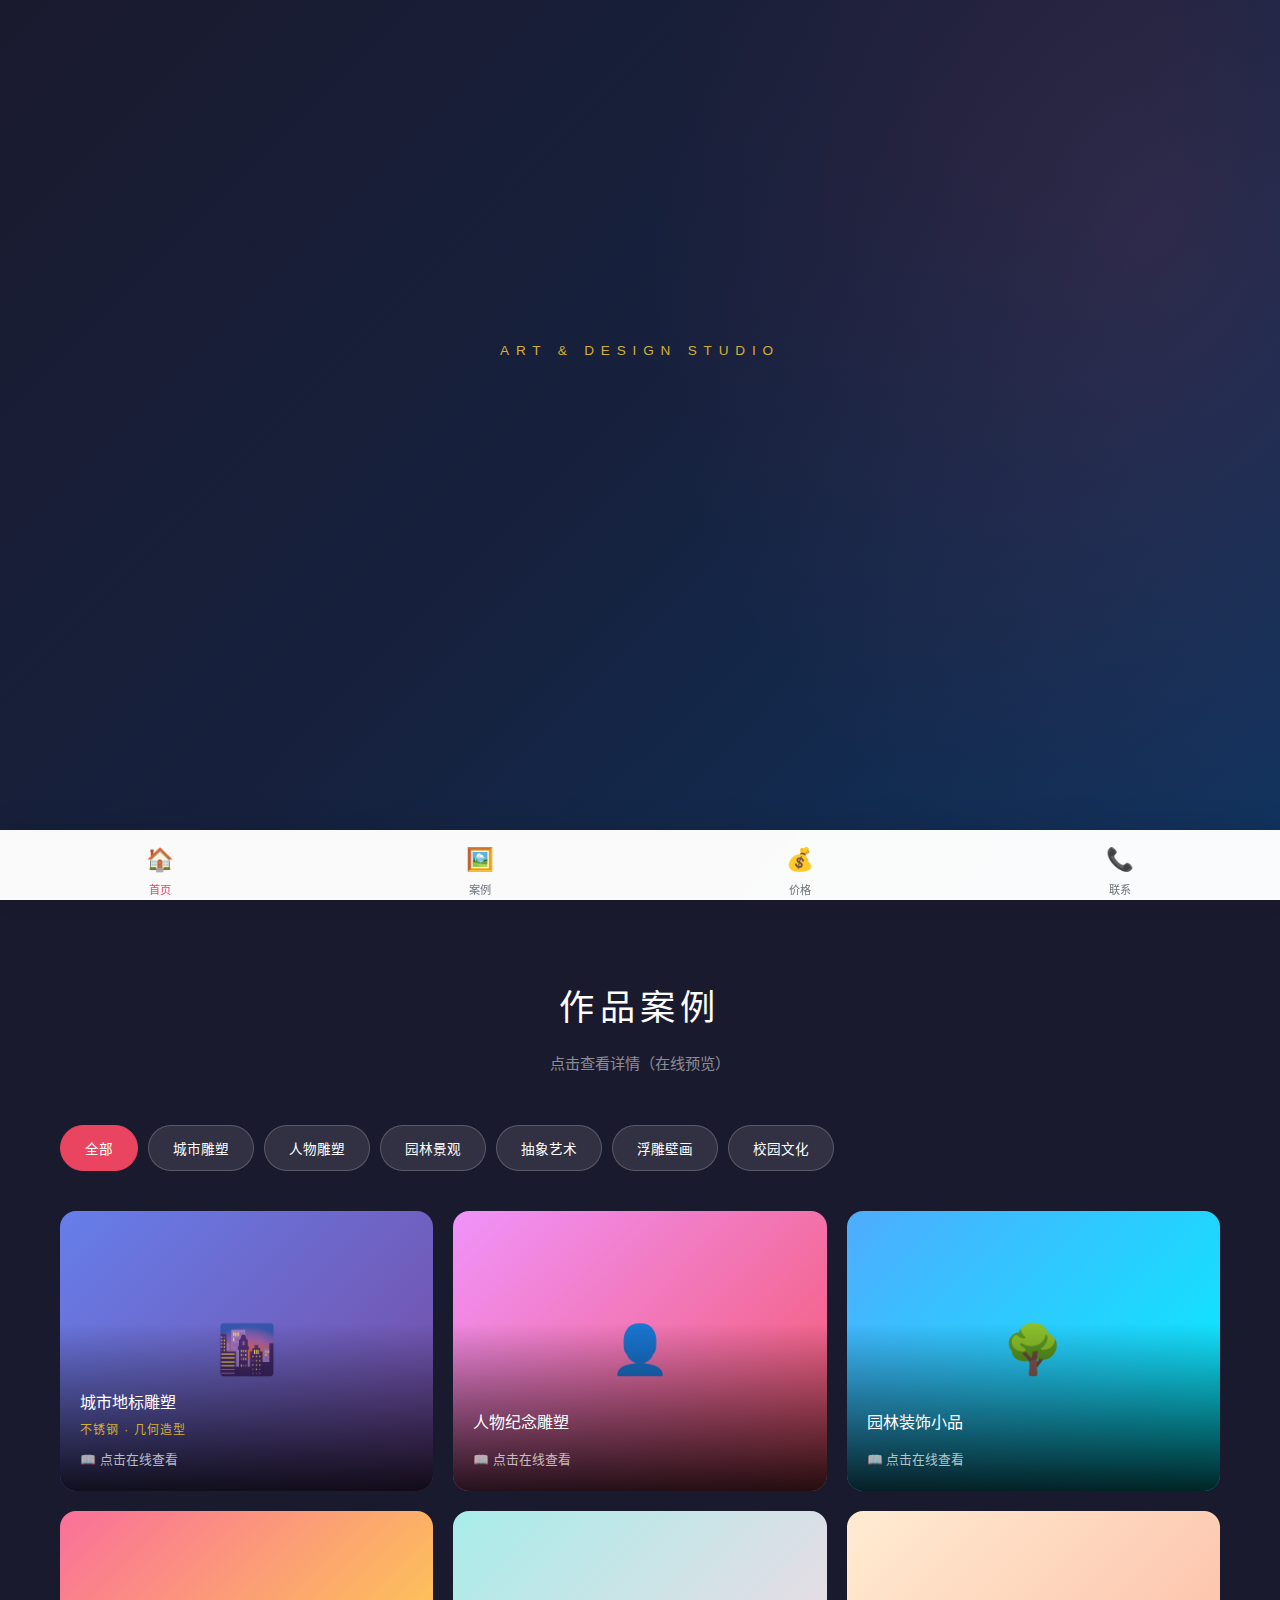
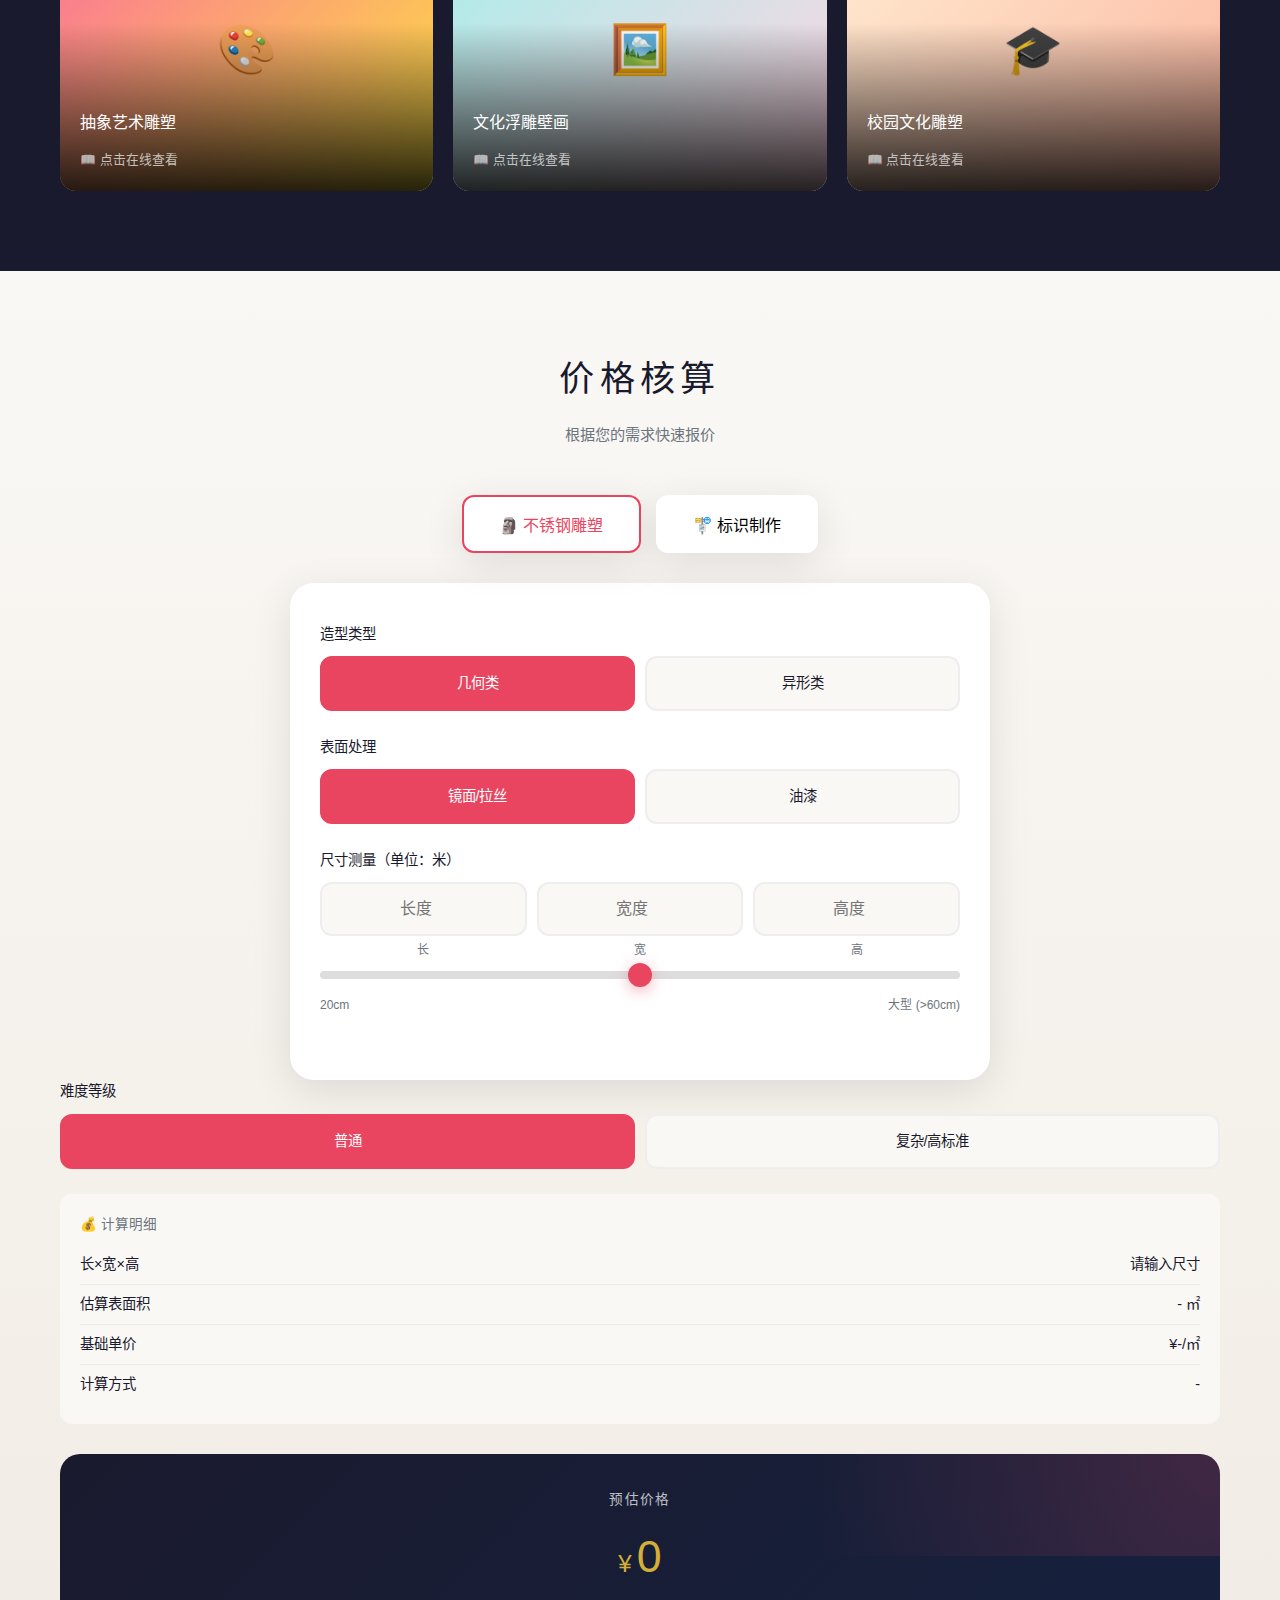
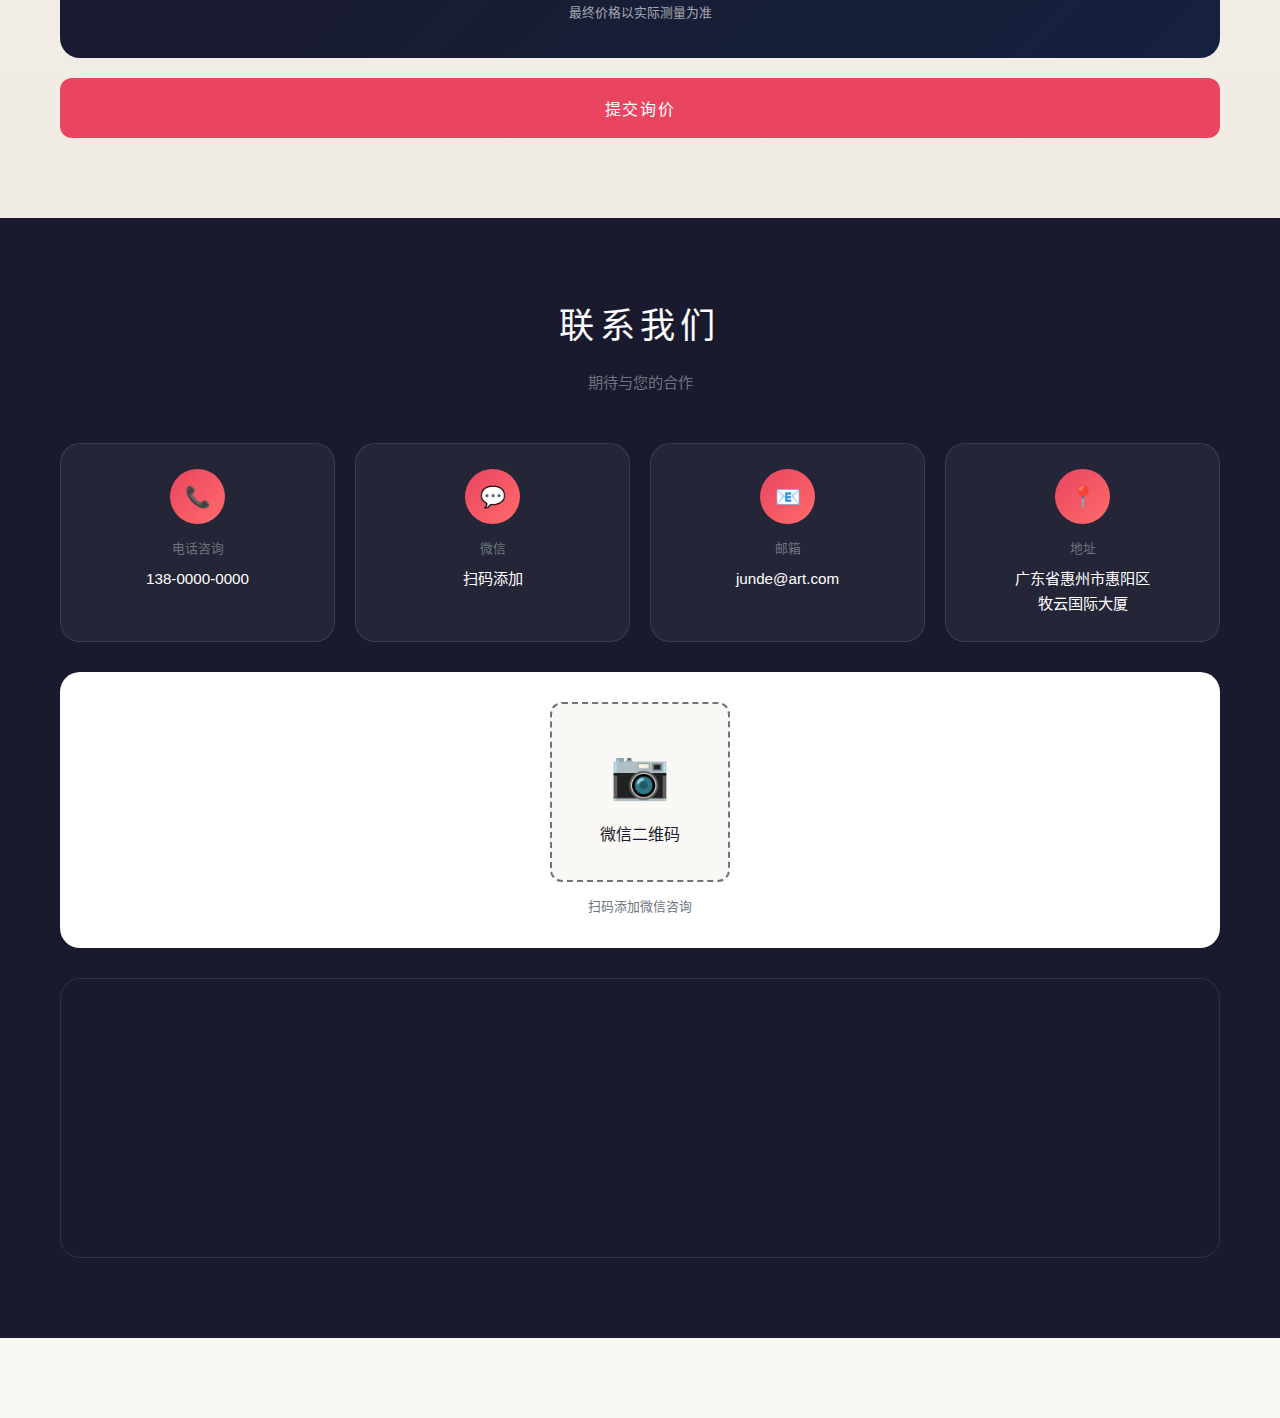
<file: archives/index-20260411-125109.html>
<!DOCTYPE html>
<html lang="zh-CN">
<head>
    <meta charset="UTF-8">
    <meta name="viewport" content="width=device-width, initial-scale=1.0, maximum-scale=1.0, user-scalable=no">
    <title>君德艺术雕塑 | JunDe Sculpture</title>
    <style>
        :root { --primary: #1a1a2e; --primary-light: #16213e; --accent: #e94560; --accent-light: #ff6b6b; --gold: #d4af37; --gold-light: #f0d878; --cream: #faf8f5; --gray: #6c757d; }
        * { margin: 0; padding: 0; box-sizing: border-box; -webkit-tap-highlight-color: transparent; }
        html { scroll-behavior: smooth; }
        body { font-family: -apple-system, BlinkMacSystemFont, "PingFang SC", Arial, sans-serif; background: var(--cream); color: var(--primary); line-height: 1.6; overflow-x: hidden; }
        .container { width: 100%; max-width: 1200px; margin: 0 auto; padding: 0 20px; }
        .section { min-height: 100vh; padding: 80px 0; display: flex; flex-direction: column; justify-content: center; }
        .section-title { font-size: 2.2rem; font-weight: 300; text-align: center; margin-bottom: 1rem; letter-spacing: 0.15em; }
        .section-subtitle { text-align: center; color: var(--gray); margin-bottom: 3rem; font-size: 0.95rem; }
        
        /* Logo动画 */
        .logo-container { display: flex; align-items: center; justify-content: center; gap: 15px; margin-bottom: 2rem; opacity: 0; animation: fadeInUp 1s ease forwards 0.3s; }
        .logo-icon { width: 70px; height: 70px; position: relative; display: flex; align-items: center; justify-content: center; }
        .logo-shape { position: absolute; border-radius: 50%; }
        .logo-shape-1 { width: 70px; height: 70px; background: linear-gradient(135deg, var(--accent), var(--gold)); opacity: 0.3; animation: logoPulse1 3s ease-in-out infinite; }
        .logo-shape-2 { width: 55px; height: 55px; background: linear-gradient(135deg, var(--accent-light), var(--gold-light)); opacity: 0.5; animation: logoPulse2 3s ease-in-out infinite 0.5s; }
        .logo-shape-3 { width: 40px; height: 40px; background: linear-gradient(135deg, var(--gold), #fff); box-shadow: 0 4px 20px rgba(233,69,96,0.4); animation: logoPulse3 3s ease-in-out infinite 1s; }
        .logo-text-inner { position: relative; z-index: 10; font-size: 1.4rem; font-weight: 700; background: linear-gradient(135deg, var(--primary), var(--accent)); -webkit-background-clip: text; -webkit-text-fill-color: transparent; }
        @keyframes logoPulse1 { 0%,100% { transform: scale(1); opacity: 0.3; } 50% { transform: scale(1.15); opacity: 0.5; } }
        @keyframes logoPulse2 { 0%,100% { transform: scale(1); opacity: 0.5; } 50% { transform: scale(1.2); opacity: 0.7; } }
        @keyframes logoPulse3 { 0%,100% { transform: scale(1); } 50% { transform: scale(1.1); box-shadow: 0 8px 30px rgba(233,69,96,0.6); } }
        .logo-name { display: flex; flex-direction: column; align-items: flex-start; }
        .logo-name-main { font-size: 1.5rem; font-weight: 600; letter-spacing: 0.3em; color: #fff; }
        .logo-name-sub { font-size: 0.7rem; letter-spacing: 0.2em; color: var(--gold); margin-top: 4px; }
        
        /* Hero */
        .hero { min-height: 100vh; background: linear-gradient(135deg, var(--primary) 0%, #16213e 50%, #0f3460 100%); position: relative; overflow: hidden; display: flex; align-items: center; justify-content: center; }
        .hero::before { content: ''; position: absolute; top: -50%; right: -30%; width: 80%; height: 150%; background: radial-gradient(ellipse, rgba(233,69,96,0.12) 0%, transparent 70%); animation: pulse 8s ease-in-out infinite; }
        @keyframes pulse { 0%,100% { transform: scale(1); opacity: 0.5; } 50% { transform: scale(1.1); opacity: 0.8; } }
        .hero-content { text-align: center; z-index: 10; padding: 20px; }
        .hero-slogan { font-size: 0.85rem; letter-spacing: 0.5em; color: var(--gold); margin-top: 1.5rem; opacity: 0; animation: fadeInUp 1s ease forwards 0.6s; }
        .hero-title { font-size: clamp(2rem, 8vw, 4rem); font-weight: 100; color: white; letter-spacing: 0.15em; line-height: 1.2; margin: 1rem 0; opacity: 0; animation: fadeInUp 1s ease forwards 0.9s; }
        .hero-desc { font-size: 1rem; color: rgba(255,255,255,0.7); max-width: 500px; margin: 0 auto 2rem; opacity: 0; animation: fadeInUp 1s ease forwards 1.2s; }
        .hero-cta { display: inline-flex; align-items: center; gap: 10px; padding: 16px 45px; background: var(--accent); color: white; text-decoration: none; border-radius: 50px; font-size: 0.95rem; letter-spacing: 0.15em; transition: all 0.4s cubic-bezier(0.4, 0, 0.2, 1); opacity: 0; animation: fadeInUp 1s ease forwards 1.5s; }
        .hero-cta:hover { background: var(--accent-light); transform: translateY(-3px); box-shadow: 0 15px 35px rgba(233,69,96,0.4); }
        @keyframes fadeInUp { from { opacity: 0; transform: translateY(30px); } to { opacity: 1; transform: translateY(0); } }
        
        /* Works */
        .works { background: var(--primary); color: white; }
        .works .section-title { color: white; }
        .works .section-subtitle { color: rgba(255,255,255,0.5); }
        .category-tabs { display: flex; gap: 10px; overflow-x: auto; padding: 0 20px 20px; margin: 0 -20px; scrollbar-width: none; }
        .category-tabs::-webkit-scrollbar { display: none; }
        .tab-btn { flex-shrink: 0; padding: 12px 24px; background: rgba(255,255,255,0.1); border: 1px solid rgba(255,255,255,0.2); border-radius: 30px; color: white; font-size: 0.85rem; cursor: pointer; transition: all 0.4s; white-space: nowrap; }
        .tab-btn:hover, .tab-btn.active { background: var(--accent); border-color: var(--accent); }
        .works-grid { display: grid; grid-template-columns: repeat(2, 1fr); gap: 15px; margin-top: 20px; }
        @media (min-width: 768px) { .works-grid { grid-template-columns: repeat(3, 1fr); gap: 20px; } }
        .work-item { position: relative; aspect-ratio: 4/3; border-radius: 16px; overflow: hidden; cursor: pointer; background: linear-gradient(135deg, #2a2a4a, #1a1a2e); transition: all 0.4s; }
        .work-item:hover { transform: translateY(-5px); box-shadow: 0 20px 40px rgba(0,0,0,0.3); }
        .work-placeholder { width: 100%; height: 100%; display: flex; align-items: center; justify-content: center; font-size: 3rem; }
        .work-overlay { position: absolute; inset: 0; background: linear-gradient(to top, rgba(0,0,0,0.85) 0%, transparent 60%); display: flex; flex-direction: column; justify-content: flex-end; padding: 20px; }
        .work-title { font-size: 1rem; font-weight: 500; margin-bottom: 5px; }
        .work-tag { font-size: 0.75rem; color: var(--gold); letter-spacing: 0.1em; }
        .work-action { display: flex; align-items: center; gap: 8px; margin-top: 10px; font-size: 0.8rem; color: rgba(255,255,255,0.7); }
    </style>
</head>
<body>
    <!-- Loading -->
    <div class="loading" id="loading" style="position: fixed; inset: 0; background: var(--primary); display: flex; flex-direction: column; align-items: center; justify-content: center; z-index: 9999;">
        <div style="width: 60px; height: 60px; border: 3px solid rgba(255,255,255,0.1); border-top-color: var(--accent); border-radius: 50%; animation: spin 1s linear infinite;"></div>
        <div style="color: white; margin-top: 20px; letter-spacing: 0.3em;">君德艺术</div>
    </div>
    <style>@keyframes spin { to { transform: rotate(360deg); } }</style>

    <!-- Hero -->
    <section class="hero" id="home">
        <div class="hero-content">
            <div class="logo-container">
                <div class="logo-icon">
                    <div class="logo-shape logo-shape-1"></div>
                    <div class="logo-shape logo-shape-2"></div>
                    <div class="logo-shape logo-shape-3"></div>
                    <span class="logo-text-inner">君</span>
                </div>
                <div class="logo-name">
                    <span class="logo-name-main">君德艺术雕塑</span>
                    <span class="logo-name-sub">JUNDE SCULPTURE</span>
                </div>
            </div>
            <p style="font-size: 0.85rem; letter-spacing: 0.5em; color: var(--gold); margin-bottom: 1rem;">ART & DESIGN STUDIO</p>
            <h1 class="hero-title">匠心雕琢<br>艺术永恒</h1>
            <p class="hero-desc">专注不锈钢雕塑 · 标识制作 · 艺术定制</p>
            <a href="#pricing" class="hero-cta">免费报价 ↓</a>
        </div>
    </section>

    <!-- Works 案例 -->
    <section class="works section" id="works">
        <div class="container">
            <h2 class="section-title">作品案例</h2>
            <p class="section-subtitle">点击查看详情（在线预览）</p>
            <div class="category-tabs">
                <button class="tab-btn active" onclick="filterWorks('all')">全部</button>
                <button class="tab-btn" onclick="filterWorks('city')">城市雕塑</button>
                <button class="tab-btn" onclick="filterWorks('figure')">人物雕塑</button>
                <button class="tab-btn" onclick="filterWorks('garden')">园林景观</button>
                <button class="tab-btn" onclick="filterWorks('abstract')">抽象艺术</button>
                <button class="tab-btn" onclick="filterWorks('relief')">浮雕壁画</button>
                <button class="tab-btn" onclick="filterWorks('campus')">校园文化</button>
            </div>
            <div class="works-grid" id="worksGrid">
                <div class="work-item" data-category="city" onclick="openCase('城市雕塑')">
                    <div class="work-placeholder" style="background: linear-gradient(135deg, #667eea 0%, #764ba2 100%);">🌆</div>
                    <div class="work-overlay">
                        <div class="work-title">城市地标雕塑</div>
                        <div class="work-tag">不锈钢 · 几何造型</div>
                        <div class="work-action">📖 点击在线查看</div>
                    </div>
                </div>
                <div class="work-item" data-category="figure" onclick="openCase('人物雕塑')">
                    <div class="work-placeholder" style="background: linear-gradient(135deg, #f093fb 0%, #f5576c 100%);">👤</div>
                    <div class="work-overlay"><div class="work-title">人物纪念雕塑</div><div class="work-action">📖 点击在线查看</div></div>
                </div>
                <div class="work-item" data-category="garden" onclick="openCase('园林景观')">
                    <div class="work-placeholder" style="background: linear-gradient(135deg, #4facfe 0%, #00f2fe 100%);">🌳</div>
                    <div class="work-overlay"><div class="work-title">园林装饰小品</div><div class="work-action">📖 点击在线查看</div></div>
                </div>
                <div class="work-item" data-category="abstract" onclick="openCase('抽象艺术')">
                    <div class="work-placeholder" style="background: linear-gradient(135deg, #fa709a 0%, #fee140 100%);">🎨</div>
                    <div class="work-overlay"><div class="work-title">抽象艺术雕塑</div><div class="work-action">📖 点击在线查看</div></div>
                </div>
                <div class="work-item" data-category="relief" onclick="openCase('浮雕壁画')">
                    <div class="work-placeholder" style="background: linear-gradient(135deg, #a8edea 0%, #fed6e3 100%);">🖼️</div>
                    <div class="work-overlay"><div class="work-title">文化浮雕壁画</div><div class="work-action">📖 点击在线查看</div></div>
                </div>
                <div class="work-item" data-category="campus" onclick="openCase('校园文化')">
                    <div class="work-placeholder" style="background: linear-gradient(135deg, #ffecd2 0%, #fcb69f 100%);">🎓</div>
                    <div class="work-overlay"><div class="work-title">校园文化雕塑</div><div class="work-action">📖 点击在线查看</div></div>
                </div>
            </div>
        </div>
    </section>

    <!-- Pricing 价格核算 -->
    <section class="pricing section" id="pricing" style="background: linear-gradient(180deg, var(--cream) 0%, #f0ebe3 100%);">
        <style>
            .pricing-tabs { display: flex; justify-content: center; gap: 15px; margin-bottom: 30px; }
            .pricing-tab { padding: 15px 35px; background: white; border: 2px solid transparent; border-radius: 12px; font-size: 1rem; font-weight: 500; cursor: pointer; transition: all 0.4s; box-shadow: 0 10px 40px rgba(0,0,0,0.1); }
            .pricing-tab.active { border-color: var(--accent); color: var(--accent); }
            .pricing-tab:hover { transform: translateY(-3px); box-shadow: 0 20px 60px rgba(0,0,0,0.15); }
            .pricing-panel { display: none; }
            .pricing-panel.active { display: block; }
            .pricing-card { background: white; border-radius: 24px; padding: 40px 30px; box-shadow: 0 10px 40px rgba(0,0,0,0.1); max-width: 700px; margin: 0 auto; }
            .form-group { margin-bottom: 25px; }
            .form-label { display: block; font-size: 0.9rem; font-weight: 500; margin-bottom: 10px; color: var(--primary); }
            .form-select, .form-input { width: 100%; padding: 16px 20px; border: 2px solid #eee; border-radius: 12px; font-size: 1rem; background: var(--cream); transition: all 0.4s; }
            .form-select:focus, .form-input:focus { outline: none; border-color: var(--accent); background: white; }
            .form-row { display: grid; grid-template-columns: 1fr 1fr; gap: 15px; }
            @media (max-width: 480px) { .form-row { grid-template-columns: 1fr; } }
            .radio-group { display: flex; gap: 10px; flex-wrap: wrap; }
            .radio-label { flex: 1; min-width: 100px; padding: 14px 20px; background: var(--cream); border: 2px solid #eee; border-radius: 12px; text-align: center; cursor: pointer; transition: all 0.4s; font-size: 0.9rem; }
            .radio-label:hover { border-color: var(--accent-light); }
            .radio-input { display: none; }
            .radio-input:checked + .radio-label { background: var(--accent); border-color: var(--accent); color: white; }
            .size-slider-container { background: var(--cream); padding: 20px; border-radius: 12px; }
            .size-value { font-size: 1.5rem; font-weight: 600; color: var(--accent); }
            .size-slider { width: 100%; height: 8px; -webkit-appearance: none; background: #ddd; border-radius: 4px; outline: none; }
            .size-slider::-webkit-slider-thumb { -webkit-appearance: none; width: 24px; height: 24px; background: var(--accent); border-radius: 50%; cursor: pointer; box-shadow: 0 4px 15px rgba(233,69,96,0.4); }
            .calc-detail { background: var(--cream); padding: 20px; border-radius: 12px; margin-bottom: 20px; }
            .calc-detail-title { font-size: 0.85rem; color: var(--gray); margin-bottom: 10px; }
            .calc-detail-item { display: flex; justify-content: space-between; padding: 8px 0; border-bottom: 1px solid rgba(0,0,0,0.05); font-size: 0.9rem; }
            .calc-detail-item:last-child { border-bottom: none; }
            .calc-detail-value { color: var(--primary); font-weight: 500; }
            .price-display { background: linear-gradient(135deg, var(--primary), var(--primary-light)); color: white; padding: 35px; border-radius: 20px; text-align: center; margin-top: 30px; position: relative; overflow: hidden; }
            .price-display::before { content: ''; position: absolute; top: -50%; right: -50%; width: 100%; height: 100%; background: radial-gradient(circle, rgba(233,69,96,0.2) 0%, transparent 70%); }
            .price-label { font-size: 0.85rem; opacity: 0.7; margin-bottom: 10px; letter-spacing: 0.1em; }
            .price-value { font-size: 2.8rem; font-weight: 300; color: var(--gold); }
            .price-value::before { content: '¥'; font-size: 1.5rem; margin-right: 5px; }
            .price-note { font-size: 0.8rem; opacity: 0.6; margin-top: 10px; }
            .submit-btn { width: 100%; padding: 18px; background: var(--accent); color: white; border: none; border-radius: 12px; font-size: 1rem; font-weight: 500; letter-spacing: 0.1em; cursor: pointer; transition: all 0.4s; margin-top: 20px; }
            .submit-btn:hover { background: var(--accent-light); transform: translateY(-2px); box-shadow: 0 10px 25px rgba(233,69,96,0.3); }
        </style>
        <div class="container">
            <h2 class="section-title">价格核算</h2>
            <p class="section-subtitle">根据您的需求快速报价</p>
            <div class="pricing-tabs">
                <button class="pricing-tab active" onclick="switchPanel('sculpture')">🗿 不锈钢雕塑</button>
                <button class="pricing-tab" onclick="switchPanel('sign')">🚏 标识制作</button>
            </div>

            <!-- 不锈钢雕塑核算 -->
            <div class="pricing-panel active" id="sculpture-panel">
                <div class="pricing-card">
                    <div class="form-group">
                        <label class="form-label">造型类型</label>
                        <div class="radio-group">
                            <input type="radio" name="shape" id="geo" value="geo" class="radio-input" checked onchange="updateSculptureCalc()">
                            <label class="radio-label" for="geo">几何类</label>
                            <input type="radio" name="shape" id="irregular" value="irregular" class="radio-input" onchange="updateSculptureCalc()">
                            <label class="radio-label" for="irregular">异形类</label>
                        </div>
                    </div>
                    <div class="form-group">
                        <label class="form-label">表面处理</label>
                        <div class="radio-group">
                            <input type="radio" name="surface" id="mirror" value="mirror" class="radio-input" checked onchange="updateSculptureCalc()">
                            <label class="radio-label" for="mirror">镜面/拉丝</label>
                            <input type="radio" name="surface" id="paint" value="paint" class="radio-input" onchange="updateSculptureCalc()">
                            <label class="radio-label" for="paint">油漆</label>
                        </div>
                    </div>
                    <div class="form-group">
                        <label class="form-label">尺寸测量（单位：米）</label>
                        <div style="display: grid; grid-template-columns: repeat(3, 1fr); gap: 10px; margin-top: 10px;">
                            <div>
                                <input type="number" class="form-input" id="sculptureLength" placeholder="长度"  min="0.1" oninput="updateSculptureCalc()" style="text-align: center;">
                                <div style="text-align: center; font-size: 0.75rem; color: var(--gray); margin-top: 5px;">长</div>
                            </div>
                            <div>
                                <input type="number" class="form-input" id="sculptureWidth" placeholder="宽度"  min="0.1" oninput="updateSculptureCalc()" style="text-align: center;">
                                <div style="text-align: center; font-size: 0.75rem; color: var(--gray); margin-top: 5px;">宽</div>
                            </div>
                            <div>
                                <input type="number" class="form-input" id="sculptureHeight" placeholder="高度"  min="0.1" oninput="updateSculptureCalc()" style="text-align: center;">
                                <div style="text-align: center; font-size: 0.75rem; color: var(--gray); margin-top: 5px;">高</div>
                            </div>
                        </div>
                            <input type="range" class="size-slider" id="sizeSlider" min="20" max="600"  oninput="document.getElementById('sizeValue').textContent=this.value;updateSculptureCalc()">
                            <div style="display: flex; justify-content: space-between; margin-top: 10px; font-size: 0.75rem; color: var(--gray);"><span>20cm</span><span>大型 (&gt;60cm)</span></div>
                        </div>
                    </div>
                    <div class="form-group">
                        <label class="form-label">难度等级</label>
                        <div class="radio-group">
                            <input type="radio" name="difficulty" id="normal" value="normal" class="radio-input" checked onchange="updateSculptureCalc()">
                            <label class="radio-label" for="normal">普通</label>
                            <input type="radio" name="difficulty" id="hard" value="hard" class="radio-input" onchange="updateSculptureCalc()">
                            <label class="radio-label" for="hard">复杂/高标准</label>
                        </div>
                    </div>
                    <div class="calc-detail">
                        <div class="calc-detail-title">💰 计算明细</div>
                        <div class="calc-detail-item"><span>长×宽×高</span><span class="calc-detail-value" id="sizeDetail">0.6×0.4×0.8 m</span></div>
                        <div class="calc-detail-item"><span>估算表面积</span><span class="calc-detail-value" id="surfaceArea">~1.8 ㎡</span></div>
                        <div class="calc-detail-item"><span>基础单价</span><span class="calc-detail-value" id="unitPrice">¥1,500/㎡</span></div>
                        <div class="calc-detail-item"><span>计算方式</span><span class="calc-detail-value" id="calcMethod">几何近似法</span></div>
                    </div>
                    <div class="price-display">
                        <div class="price-label">预估价格</div>
                        <div class="price-value" id="sculpturePrice">1,500</div>
                        <div class="price-note">最终价格以实际测量为准</div>
                    </div>
                    <button type="button" class="submit-btn" onclick="submitInquiry('sculpture')">提交询价</button>
                </div>
            </div>

            <!-- 标识核算 -->
            <div class="pricing-panel" id="sign-panel">
                <div class="pricing-card">
                    <div class="form-group">
                        <label class="form-label">标识类型</label>
                        <select class="form-select" id="signType" onchange="updateSignCalc()">
                            <option value="led">发光字 · ¥5/厘米</option>
                            <option value="box">灯箱 · ¥950/平方米</option>
                            <option value="stand">立牌 · ¥750-1505/米</option>
                            <option value="ground">落地字 · ¥12-15/厘米</option>
                        </select>
                    </div>
                    <div class="form-group" id="standHeightRow" style="display: none;">
                        <label class="form-label">立牌高度</label>
                        <select class="form-select" id="standHeight" onchange="updateSignCalc()">
                            <option value="750">4米以下 · ¥750/米</option>
                            <option value="950">4-6米 · ¥950/米</option>
                            <option value="1505">6米以上 · ¥1505/米</option>
                        </select>
                    </div>
                    <div class="form-row">
                        <div class="form-group">
                            <label class="form-label">尺寸 (长/cm)</label>
                            <input type="number" class="form-input" id="signLength" value="100" min="0.1" oninput="updateSignCalc()">
                        </div>
                        <div class="form-group" id="signWidthGroup">
                            <label class="form-label">尺寸 (宽/cm)</label>
                            <input type="number" class="form-input" id="signWidth" value="50" min="0.1" oninput="updateSignCalc()">
                        </div>
                    </div>
                    <div class="form-group">
                        <label class="form-label">安装方式</label>
                        <select class="form-select" id="installType" onchange="updateSignCalc()">
                            <option value="none">无需安装</option>
                            <option value="cement">水泥基础 · ¥600/方</option>
                            <option value="crane50">50吨吊车 · ¥2000/8h</option>
                        </select>
                    </div>
                    <div class="calc-detail">
                        <div class="calc-detail-title">💰 计算明细</div>
                        <div class="calc-detail-item"><span>制作费用</span><span class="calc-detail-value" id="makePrice">¥500</span></div>
                        <div class="calc-detail-item"><span>安装费用</span><span class="calc-detail-value" id="installPrice">¥0</span></div>
                    </div>
                    <div class="price-display">
                        <div class="price-label">预估价格</div>
                        <div class="price-value" id="signPrice">500</div>
                        <div class="price-note">最终价格以实际测量为准</div>
                    </div>
                    <button type="button" class="submit-btn" onclick="submitInquiry('sign')">提交询价</button>
                </div>
            </div>
        </div>
    </section>

    <!-- Contact 联系方式 -->
    <section class="contact section" id="contact" style="background: var(--primary); color: white; position: relative; overflow: hidden;">
        <style>
            .contact-grid { display: grid; grid-template-columns: repeat(2, 1fr); gap: 20px; position: relative; z-index: 1; }
            @media (min-width: 768px) { .contact-grid { grid-template-columns: repeat(4, 1fr); } }
            .contact-item { background: rgba(255,255,255,0.05); border: 1px solid rgba(255,255,255,0.1); border-radius: 20px; padding: 25px 15px; text-align: center; transition: all 0.4s; }
            .contact-item:hover { background: rgba(255,255,255,0.1); transform: translateY(-5px); }
            .contact-icon { width: 55px; height: 55px; background: linear-gradient(135deg, var(--accent), var(--accent-light)); border-radius: 50%; display: flex; align-items: center; justify-content: center; margin: 0 auto 15px; font-size: 1.3rem; }
            .contact-label { font-size: 0.8rem; color: var(--gray); margin-bottom: 8px; }
            .contact-value { font-size: 0.95rem; }
            .contact-value a { color: white; text-decoration: none; transition: all 0.4s; }
            .contact-value a:hover { color: var(--accent); }
            .wechat-qrcode { background: white; border-radius: 20px; padding: 30px; text-align: center; margin-top: 30px; }
            .qrcode-img { width: 180px; height: 180px; border-radius: 12px; object-fit: cover; margin: 0 auto 15px; border: 3px solid var(--cream); }
            .qrcode-placeholder { width: 180px; height: 180px; background: var(--cream); border-radius: 12px; display: flex; flex-direction: column; align-items: center; justify-content: center; margin: 0 auto 15px; color: var(--gray); border: 2px dashed var(--gray); cursor: pointer; }
            .qrcode-placeholder span { font-size: 3rem; margin-bottom: 8px; }
            .qrcode-text { color: var(--primary); font-weight: 500; }
            .qrcode-hint { font-size: 0.8rem; color: var(--gray); }
            .map-container { width: 100%; height: 280px; border-radius: 20px; overflow: hidden; margin-top: 30px; border: 1px solid rgba(255,255,255,0.1); }
            .map-container iframe { width: 100%; height: 100%; border: none; }
        </style>
        <div class="container">
            <h2 class="section-title">联系我们</h2>
            <p class="section-subtitle">期待与您的合作</p>
            <div class="contact-grid">
                <div class="contact-item">
                    <div class="contact-icon">📞</div>
                    <div class="contact-label">电话咨询</div>
                    <div class="contact-value"><a href="tel:138-0000-0000">138-0000-0000</a></div>
                </div>
                <div class="contact-item">
                    <div class="contact-icon">💬</div>
                    <div class="contact-label">微信</div>
                    <div class="contact-value"><a href="#">扫码添加</a></div>
                </div>
                <div class="contact-item">
                    <div class="contact-icon">📧</div>
                    <div class="contact-label">邮箱</div>
                    <div class="contact-value"><a href="mailto:junde@art.com">junde@art.com</a></div>
                </div>
                <div class="contact-item">
                    <div class="contact-icon">📍</div>
                    <div class="contact-label">地址</div>
                    <div class="contact-value">广东省惠州市惠阳区<br>牧云国际大厦</div>
                </div>
            </div>
            
            <div class="wechat-qrcode">
                <div class="qrcode-placeholder" onclick="alert('请将您的微信二维码图片重命名为 wechat-qrcode.png，放到网站根目录替换此占位图')">
                    <span>📷</span>
                    <div class="qrcode-text">微信二维码</div>
                </div>
                <div class="qrcode-hint">扫码添加微信咨询</div>
            </div>
            
            <div class="map-container">
                <iframe src="https://www.google.com/maps/embed?pb=!1m18!1m12!1m3!1d3685.0!2d114.5!3d22.8!2m3!1f0!2f0!3f0!3m2!1i1024!2i768!4f13.1!3m3!1m2!1s0x3403b0!2z5ZOI5Z-O5biC5rGf5p2+5YWs5a6J5YWs5Zy6!5e0!3m2!1szh-CN!2scn!4v1" allowfullscreen="" loading="lazy"></iframe>
            </div>
        </div>
    </section>

    <!-- Bottom Nav -->
    <style>
        .bottom-nav { position: fixed; bottom: 0; left: 0; right: 0; background: rgba(255,255,255,0.98); backdrop-filter: blur(10px); display: flex; justify-content: space-around; padding: 12px 0; box-shadow: 0 -5px 30px rgba(0,0,0,0.1); z-index: 1000; padding-bottom: env(safe-area-inset-bottom, 12px); }
        .nav-item { display: flex; flex-direction: column; align-items: center; gap: 4px; text-decoration: none; color: var(--gray); font-size: 0.7rem; transition: all 0.4s; }
        .nav-item.active { color: var(--accent); }
        .nav-icon { font-size: 1.4rem; }
        .nav-spacer { height: 80px; }
        @media (max-width: 480px) { .section { padding: 60px 0; } .section-title { font-size: 1.5rem; } .logo-container { flex-direction: column; gap: 10px; } .logo-name { align-items: center; } }
    </style>

    <div class="nav-spacer"></div>

    <!-- 案例预览弹窗 -->
    <style>
        .modal-overlay { display: none; position: fixed; inset: 0; background: rgba(0,0,0,0.9); z-index: 10000; justify-content: center; align-items: center; padding: 20px; }
        .modal-overlay.active { display: flex; }
        .modal-content { background: #1a1a2e; border-radius: 20px; width: 100%; max-width: 900px; max-height: 90vh; overflow: hidden; display: flex; flex-direction: column; }
        .modal-header { display: flex; justify-content: space-between; align-items: center; padding: 20px; border-bottom: 1px solid rgba(255,255,255,0.1); }
        .modal-title { color: white; font-size: 1.2rem; font-weight: 500; }
        .modal-close { background: #e94560; color: white; border: none; width: 40px; height: 40px; border-radius: 50%; cursor: pointer; font-size: 1.5rem; }
        .modal-body { flex: 1; overflow: auto; padding: 0; }
    </style>
    <div class="modal-overlay" id="previewModal">
        <div class="modal-content">
            <div class="modal-header">
                <span class="modal-title" id="modalTitle">案例预览</span>
                <button class="modal-close" onclick="closeModal()">×</button>
            </div>
            <div class="modal-body" id="modalBody"></div>
        </div>
    </div>

    <nav class="bottom-nav">
        <a href="#home" class="nav-item active" onclick="setActiveNav(this)">
            <span class="nav-icon">🏠</span>
            <span>首页</span>
        </a>
        <a href="#works" class="nav-item" onclick="setActiveNav(this)">
            <span class="nav-icon">🖼️</span>
            <span>案例</span>
        </a>
        <a href="#pricing" class="nav-item" onclick="setActiveNav(this)">
            <span class="nav-icon">💰</span>
            <span>价格</span>
        </a>
        <a href="#contact" class="nav-item" onclick="setActiveNav(this)">
            <span class="nav-icon">📞</span>
            <span>联系</span>
        </a>
    </nav>

        <script>
        // Loading 加载动画
        // 检查弹窗元素是否存在
        window.addEventListener('load', function() {
            const modalTitle = document.getElementById('modalTitle');
            const modalBody = document.getElementById('modalBody');
            const previewModal = document.getElementById('previewModal');
            if(!modalTitle || !modalBody || !previewModal) {
                console.error('弹窗元素未找到，请检查HTML结构');
            } else {
                console.log('弹窗元素检查通过');
            }
        });
        window.addEventListener('load', function() {
            setTimeout(function() {
                const loading = document.getElementById('loading');
                if(loading) loading.style.display = 'none';
            }, 800);
        });

        // Navigation 底部导航
        function setActiveNav(el) {
            document.querySelectorAll('.nav-item').forEach(item => item.classList.remove('active'));
            el.classList.add('active');
        }

        // Pricing Panel Switch 价格核算标签切换
        function switchPanel(panel) {
            document.querySelectorAll('.pricing-tab').forEach(t => t.classList.remove('active'));
            event.target.classList.add('active');
            document.querySelectorAll('.pricing-panel').forEach(p => p.classList.remove('active'));
            const panelEl = document.getElementById(panel + '-panel');
            if(panelEl) panelEl.classList.add('active');
        }

        // Works Filter 案例筛选
        function filterWorks(category) {
            document.querySelectorAll('.tab-btn').forEach(btn => btn.classList.remove('active'));
            event.target.classList.add('active');
            document.querySelectorAll('.work-item').forEach(item => {
                if (category === 'all' || item.dataset.category === category) {
                    item.style.display = 'block';
                } else {
                    item.style.display = 'none';
                }
            });
        }

        // 案例文件夹映射
        const caseFolderMap = {
            '城市雕塑': 'cases/城市雕塑/',
            '人物雕塑': 'cases/人物雕塑/',
            '园林景观': 'cases/园林景观/',
            '抽象艺术': 'cases/抽象艺术/',
            '浮雕壁画': 'cases/浮雕壁画/',
            '校园文化': 'cases/校园文化/'
        };

        // 打开案例弹窗
        function openCase(category) {
            console.log("openCase called:", category);
            const folder = caseFolderMap[category] || 'cases/' + category + '/';
            
            const modalTitle = document.getElementById('modalTitle');
            const modalBody = document.getElementById('modalBody');
            const previewModal = document.getElementById('previewModal');
            
            if(!modalTitle || !modalBody || !previewModal) {
                alert('弹窗加载失败，请使用本地服务器打开');
                return;
            }
            
            modalTitle.textContent = category + ' - 案例预览';
            modalBody.innerHTML = '<div style="display:flex;align-items:center;justify-content:center;height:300px;color:white;">加载中...</div>';
            previewModal.classList.add('active');
            
            const filename = category + '-01.pdf';
            const filepath = folder + filename;
            
            const testImg = new Image();
            testImg.onload = function() {
                modalBody.innerHTML = '<iframe src="' + filepath + '" style="width:100%;height:70vh;border:none;background:white;border-radius:12px;" allowfullscreen></iframe>';
            };
            testImg.onerror = function() {
                const filepath2 = folder + 'preview.pdf';
                const testImg2 = new Image();
                testImg2.onload = function() {
                    modalBody.innerHTML = '<iframe src="' + filepath2 + '" style="width:100%;height:70vh;border:none;background:white;border-radius:12px;" allowfullscreen></iframe>';
                };
                testImg2.onerror = function() {
                    modalBody.innerHTML = '<div style="display:flex;flex-direction:column;align-items:center;justify-content:center;height:400px;color:white;padding:40px;text-align:center;">' +
                        '<div style="font-size:4rem;margin-bottom:20px;">📂</div>' +
                        '<div style="font-size:1.3rem;margin-bottom:15px;">"' + category + '" 文件夹中暂无PDF</div>' +
                        '<div style="opacity:0.7;max-width:350px;line-height:1.8;">' +
                        '添加方法：<br>1. 把PPT另存为PDF<br>' +
                        '2. 放入 cases/' + category + '/ 文件夹<br>' +
                        '3. 命名为: ' + category + '-01.pdf<br>' +
                        '4. 刷新页面即可预览</div></div>';
                };
                testImg2.src = filepath2;
            };
            testImg.src = filepath;
        }

        // 关闭弹窗
        function closeModal() {
            const previewModal = document.getElementById('previewModal');
            if(previewModal) previewModal.classList.remove('active');
        }

        // 点击遮罩关闭
        window.addEventListener('load', function() {
            const previewModal = document.getElementById('previewModal');
            if(previewModal) {
                previewModal.addEventListener('click', function(e) {
                    if (e.target === this) closeModal();
                });
            }
        });

        // 不锈钢雕塑价格计算（基于表面积）
        function updateSculptureCalc() {
            const shape = document.querySelector('input[name="shape"]:checked');
            const surface = document.querySelector('input[name="surface"]:checked');
            const difficulty = document.querySelector('input[name="difficulty"]:checked');
            const lengthEl = document.getElementById('sculptureLength');
            const widthEl = document.getElementById('sculptureWidth');
            const heightEl = document.getElementById('sculptureHeight');
            
            if(!shape || !surface || !difficulty || !lengthEl || !widthEl || !heightEl) return;
            
            // 先获取尺寸值
            const length = parseFloat(lengthEl.value) || 0;
            const width = parseFloat(widthEl.value) || 0;
            const height = parseFloat(heightEl.value) || 0;
            
            // 获取DOM元素
            const sizeDetailEl = document.getElementById('sizeDetail');
            const surfaceAreaEl = document.getElementById('surfaceArea');
            const unitPriceEl = document.getElementById('unitPrice');
            const calcMethodEl = document.getElementById('calcMethod');
            const sculpturePriceEl = document.getElementById('sculpturePrice');
            
            // 如果尺寸未填，显示提示
            if (length === 0 || width === 0 || height === 0) {
                if(sizeDetailEl) sizeDetailEl.textContent = '请输入尺寸';
                if(surfaceAreaEl) surfaceAreaEl.textContent = '- ㎡';
                if(unitPriceEl) unitPriceEl.textContent = '¥-/㎡';
                if(calcMethodEl) calcMethodEl.textContent = '-';
                if(sculpturePriceEl) sculpturePriceEl.textContent = '0';
                return;
            }
            
            // 计算表面积
            let surfaceArea = 0;
            let calcMethod = '';
            
            if (shape.value === 'geo') {
                surfaceArea = 2 * (length*width + length*height + width*height);
                calcMethod = '几何近似法';
            } else {
                const volume = length * width * height;
                const equivalentRadius = Math.pow((3 * volume) / (4 * Math.PI), 1/3);
                const complexityFactor = difficulty.value === 'hard' ? 2.2 : 1.8;
                surfaceArea = 4 * Math.PI * Math.pow(equivalentRadius, 2) * complexityFactor;
                calcMethod = '体积等效法';
            }
            
            // 确定单价
            let unitPrice = 0;
            if (shape.value === 'geo' && surface.value === 'mirror') unitPrice = difficulty.value === 'hard' ? 1800 : 1500;
            else if (shape.value === 'geo' && surface.value === 'paint') unitPrice = difficulty.value === 'hard' ? 1250 : 800;
            else if (shape.value === 'irregular' && surface.value === 'mirror') unitPrice = difficulty.value === 'hard' ? 3300 : 2600;
            else if (shape.value === 'irregular' && surface.value === 'paint') unitPrice = difficulty.value === 'hard' ? 2100 : 1700;
            
            // 计算总价（含20%隐藏利润）
            const totalPrice = Math.ceil(surfaceArea * unitPrice * 1.20);
            
            // 更新显示
            if(sizeDetailEl) sizeDetailEl.textContent = length.toFixed(2) + '×' + width.toFixed(2) + '×' + height.toFixed(2) + ' m';
            if(surfaceAreaEl) surfaceAreaEl.textContent = '~' + surfaceArea.toFixed(2) + ' ㎡';
            if(unitPriceEl) unitPriceEl.textContent = '¥' + unitPrice.toLocaleString() + '/㎡';
            if(calcMethodEl) calcMethodEl.textContent = calcMethod;
            if(sculpturePriceEl) sculpturePriceEl.textContent = totalPrice.toLocaleString();
        }

        // 标识价格计算
        function updateSignCalc() {
            const signType = document.getElementById('signType');
            const signLength = document.getElementById('signLength');
            const signWidth = document.getElementById('signWidth');
            const installType = document.getElementById('installType');
            const standHeightRow = document.getElementById('standHeightRow');
            
            if(!signType || !signLength || !installType) return;
            
            const length = parseInt(signLength.value) || 0;
            const width = parseInt(signWidth?.value) || 0;
            let makePrice = 0, installPrice = 0;
            
            if(standHeightRow) standHeightRow.style.display = signType.value === 'stand' ? 'block' : 'none';
            
            if (signType.value === 'led') makePrice = length * 5;
            else if (signType.value === 'box') makePrice = Math.ceil((length * width / 10000) * 950);
            else if (signType.value === 'stand') makePrice = Math.ceil((length / 100) * (parseInt(document.getElementById('standHeight')?.value) || 750));
            else if (signType.value === 'ground') makePrice = length * 15;
            
            if (installType.value === 'cement') installPrice = 600;
            else if (installType.value === 'crane50') installPrice = 2000;
            
            const signPriceEl = document.getElementById('signPrice');
            if(signPriceEl) signPriceEl.textContent = (makePrice + installPrice).toLocaleString();
        }

        // 初始化
        window.addEventListener('load', function() {
            updateSculptureCalc();
            updateSignCalc();
        });
    </script>
</body>
</html>
</file>
<file: static/css/mirages.min.css>
@font-face{font-family:'FontAwesome';src:url("../font/fontawesome-webfont-4.7.0.eot");src:url("../font/fontawesome-webfont-4.7.0.eot#iefix&v=4.7.0") format("embedded-opentype"),url("../font/fontawesome-webfont-4.7.0.woff2") format("woff2"),url("../font/fontawesome-webfont-4.7.0.woff") format("woff"),url("../font/fontawesome-webfont-4.7.0.ttf") format("truetype"),url("../font/fontawesome-webfont-4.7.0.svg#fontawesomeregular") format("svg");font-weight:normal;font-style:normal}.fa{display:inline-block;font:normal normal normal 14px/1 FontAwesome;font-size:inherit;text-rendering:auto;-webkit-font-smoothing:antialiased;-moz-osx-font-smoothing:grayscale}.fa-lg{font-size:1.33333333em;line-height:.75em;vertical-align:-15%}.fa-2x{font-size:2em}.fa-3x{font-size:3em}.fa-4x{font-size:4em}.fa-5x{font-size:5em}.fa-fw{width:1.28571429em;text-align:center}.fa-ul{padding-left:0;margin-left:2.14285714em;list-style-type:none}.fa-ul>li{position:relative}.fa-li{position:absolute;left:-2.14285714em;width:2.14285714em;top:.14285714em;text-align:center}.fa-li.fa-lg{left:-1.85714286em}.fa-border{padding:.2em .25em .15em;border:solid .08em #eee;border-radius:.1em}.fa-pull-left{float:left}.fa-pull-right{float:right}.fa.fa-pull-left{margin-right:.3em}.fa.fa-pull-right{margin-left:.3em}.pull-right{float:right}.pull-left{float:left}.fa.pull-left{margin-right:.3em}.fa.pull-right{margin-left:.3em}.fa-spin{-webkit-animation:fa-spin 2s infinite linear;animation:fa-spin 2s infinite linear}.fa-pulse{-webkit-animation:fa-spin 1s infinite steps(8);animation:fa-spin 1s infinite steps(8)}@-webkit-keyframes fa-spin{0%{-webkit-transform:rotate(0deg);transform:rotate(0deg)}100%{-webkit-transform:rotate(359deg);transform:rotate(359deg)}}@keyframes fa-spin{0%{-webkit-transform:rotate(0deg);transform:rotate(0deg)}100%{-webkit-transform:rotate(359deg);transform:rotate(359deg)}}.fa-rotate-90{-ms-filter:"progid:DXImageTransform.Microsoft.BasicImage(rotation=1)";-webkit-transform:rotate(90deg);-ms-transform:rotate(90deg);transform:rotate(90deg)}.fa-rotate-180{-ms-filter:"progid:DXImageTransform.Microsoft.BasicImage(rotation=2)";-webkit-transform:rotate(180deg);-ms-transform:rotate(180deg);transform:rotate(180deg)}.fa-rotate-270{-ms-filter:"progid:DXImageTransform.Microsoft.BasicImage(rotation=3)";-webkit-transform:rotate(270deg);-ms-transform:rotate(270deg);transform:rotate(270deg)}.fa-flip-horizontal{-ms-filter:"progid:DXImageTransform.Microsoft.BasicImage(rotation=0, mirror=1)";-webkit-transform:scale(-1, 1);-ms-transform:scale(-1, 1);transform:scale(-1, 1)}.fa-flip-vertical{-ms-filter:"progid:DXImageTransform.Microsoft.BasicImage(rotation=2, mirror=1)";-webkit-transform:scale(1, -1);-ms-transform:scale(1, -1);transform:scale(1, -1)}:root .fa-rotate-90,:root .fa-rotate-180,:root .fa-rotate-270,:root .fa-flip-horizontal,:root .fa-flip-vertical{filter:none}.fa-stack{position:relative;display:inline-block;width:2em;height:2em;line-height:2em;vertical-align:middle}.fa-stack-1x,.fa-stack-2x{position:absolute;left:0;width:100%;text-align:center}.fa-stack-1x{line-height:inherit}.fa-stack-2x{font-size:2em}.fa-inverse{color:#fff}.fa-glass:before{content:"\f000"}.fa-music:before{content:"\f001"}.fa-search:before{content:"\f002"}.fa-envelope-o:before{content:"\f003"}.fa-heart:before{content:"\f004"}.fa-star:before{content:"\f005"}.fa-star-o:before{content:"\f006"}.fa-user:before{content:"\f007"}.fa-film:before{content:"\f008"}.fa-th-large:before{content:"\f009"}.fa-th:before{content:"\f00a"}.fa-th-list:before{content:"\f00b"}.fa-check:before{content:"\f00c"}.fa-remove:before,.fa-close:before,.fa-times:before{content:"\f00d"}.fa-search-plus:before{content:"\f00e"}.fa-search-minus:before{content:"\f010"}.fa-power-off:before{content:"\f011"}.fa-signal:before{content:"\f012"}.fa-gear:before,.fa-cog:before{content:"\f013"}.fa-trash-o:before{content:"\f014"}.fa-home:before{content:"\f015"}.fa-file-o:before{content:"\f016"}.fa-clock-o:before{content:"\f017"}.fa-road:before{content:"\f018"}.fa-download:before{content:"\f019"}.fa-arrow-circle-o-down:before{content:"\f01a"}.fa-arrow-circle-o-up:before{content:"\f01b"}.fa-inbox:before{content:"\f01c"}.fa-play-circle-o:before{content:"\f01d"}.fa-rotate-right:before,.fa-repeat:before{content:"\f01e"}.fa-refresh:before{content:"\f021"}.fa-list-alt:before{content:"\f022"}.fa-lock:before{content:"\f023"}.fa-flag:before{content:"\f024"}.fa-headphones:before{content:"\f025"}.fa-volume-off:before{content:"\f026"}.fa-volume-down:before{content:"\f027"}.fa-volume-up:before{content:"\f028"}.fa-qrcode:before{content:"\f029"}.fa-barcode:before{content:"\f02a"}.fa-tag:before{content:"\f02b"}.fa-tags:before{content:"\f02c"}.fa-book:before{content:"\f02d"}.fa-bookmark:before{content:"\f02e"}.fa-print:before{content:"\f02f"}.fa-camera:before{content:"\f030"}.fa-font:before{content:"\f031"}.fa-bold:before{content:"\f032"}.fa-italic:before{content:"\f033"}.fa-text-height:before{content:"\f034"}.fa-text-width:before{content:"\f035"}.fa-align-left:before{content:"\f036"}.fa-align-center:before{content:"\f037"}.fa-align-right:before{content:"\f038"}.fa-align-justify:before{content:"\f039"}.fa-list:before{content:"\f03a"}.fa-dedent:before,.fa-outdent:before{content:"\f03b"}.fa-indent:before{content:"\f03c"}.fa-video-camera:before{content:"\f03d"}.fa-photo:before,.fa-image:before,.fa-picture-o:before{content:"\f03e"}.fa-pencil:before{content:"\f040"}.fa-map-marker:before{content:"\f041"}.fa-adjust:before{content:"\f042"}.fa-tint:before{content:"\f043"}.fa-edit:before,.fa-pencil-square-o:before{content:"\f044"}.fa-share-square-o:before{content:"\f045"}.fa-check-square-o:before{content:"\f046"}.fa-arrows:before{content:"\f047"}.fa-step-backward:before{content:"\f048"}.fa-fast-backward:before{content:"\f049"}.fa-backward:before{content:"\f04a"}.fa-play:before{content:"\f04b"}.fa-pause:before{content:"\f04c"}.fa-stop:before{content:"\f04d"}.fa-forward:before{content:"\f04e"}.fa-fast-forward:before{content:"\f050"}.fa-step-forward:before{content:"\f051"}.fa-eject:before{content:"\f052"}.fa-chevron-left:before{content:"\f053"}.fa-chevron-right:before{content:"\f054"}.fa-plus-circle:before{content:"\f055"}.fa-minus-circle:before{content:"\f056"}.fa-times-circle:before{content:"\f057"}.fa-check-circle:before{content:"\f058"}.fa-question-circle:before{content:"\f059"}.fa-info-circle:before{content:"\f05a"}.fa-crosshairs:before{content:"\f05b"}.fa-times-circle-o:before{content:"\f05c"}.fa-check-circle-o:before{content:"\f05d"}.fa-ban:before{content:"\f05e"}.fa-arrow-left:before{content:"\f060"}.fa-arrow-right:before{content:"\f061"}.fa-arrow-up:before{content:"\f062"}.fa-arrow-down:before{content:"\f063"}.fa-mail-forward:before,.fa-share:before{content:"\f064"}.fa-expand:before{content:"\f065"}.fa-compress:before{content:"\f066"}.fa-plus:before{content:"\f067"}.fa-minus:before{content:"\f068"}.fa-asterisk:before{content:"\f069"}.fa-exclamation-circle:before{content:"\f06a"}.fa-gift:before{content:"\f06b"}.fa-leaf:before{content:"\f06c"}.fa-fire:before{content:"\f06d"}.fa-eye:before{content:"\f06e"}.fa-eye-slash:before{content:"\f070"}.fa-warning:before,.fa-exclamation-triangle:before{content:"\f071"}.fa-plane:before{content:"\f072"}.fa-calendar:before{content:"\f073"}.fa-random:before{content:"\f074"}.fa-comment:before{content:"\f075"}.fa-magnet:before{content:"\f076"}.fa-chevron-up:before{content:"\f077"}.fa-chevron-down:before{content:"\f078"}.fa-retweet:before{content:"\f079"}.fa-shopping-cart:before{content:"\f07a"}.fa-folder:before{content:"\f07b"}.fa-folder-open:before{content:"\f07c"}.fa-arrows-v:before{content:"\f07d"}.fa-arrows-h:before{content:"\f07e"}.fa-bar-chart-o:before,.fa-bar-chart:before{content:"\f080"}.fa-twitter-square:before{content:"\f081"}.fa-facebook-square:before{content:"\f082"}.fa-camera-retro:before{content:"\f083"}.fa-key:before{content:"\f084"}.fa-gears:before,.fa-cogs:before{content:"\f085"}.fa-comments:before{content:"\f086"}.fa-thumbs-o-up:before{content:"\f087"}.fa-thumbs-o-down:before{content:"\f088"}.fa-star-half:before{content:"\f089"}.fa-heart-o:before{content:"\f08a"}.fa-sign-out:before{content:"\f08b"}.fa-linkedin-square:before{content:"\f08c"}.fa-thumb-tack:before{content:"\f08d"}.fa-external-link:before{content:"\f08e"}.fa-sign-in:before{content:"\f090"}.fa-trophy:before{content:"\f091"}.fa-github-square:before{content:"\f092"}.fa-upload:before{content:"\f093"}.fa-lemon-o:before{content:"\f094"}.fa-phone:before{content:"\f095"}.fa-square-o:before{content:"\f096"}.fa-bookmark-o:before{content:"\f097"}.fa-phone-square:before{content:"\f098"}.fa-twitter:before{content:"\f099"}.fa-facebook-f:before,.fa-facebook:before{content:"\f09a"}.fa-github:before{content:"\f09b"}.fa-unlock:before{content:"\f09c"}.fa-credit-card:before{content:"\f09d"}.fa-feed:before,.fa-rss:before{content:"\f09e"}.fa-hdd-o:before{content:"\f0a0"}.fa-bullhorn:before{content:"\f0a1"}.fa-bell:before{content:"\f0f3"}.fa-certificate:before{content:"\f0a3"}.fa-hand-o-right:before{content:"\f0a4"}.fa-hand-o-left:before{content:"\f0a5"}.fa-hand-o-up:before{content:"\f0a6"}.fa-hand-o-down:before{content:"\f0a7"}.fa-arrow-circle-left:before{content:"\f0a8"}.fa-arrow-circle-right:before{content:"\f0a9"}.fa-arrow-circle-up:before{content:"\f0aa"}.fa-arrow-circle-down:before{content:"\f0ab"}.fa-globe:before{content:"\f0ac"}.fa-wrench:before{content:"\f0ad"}.fa-tasks:before{content:"\f0ae"}.fa-filter:before{content:"\f0b0"}.fa-briefcase:before{content:"\f0b1"}.fa-arrows-alt:before{content:"\f0b2"}.fa-group:before,.fa-users:before{content:"\f0c0"}.fa-chain:before,.fa-link:before{content:"\f0c1"}.fa-cloud:before{content:"\f0c2"}.fa-flask:before{content:"\f0c3"}.fa-cut:before,.fa-scissors:before{content:"\f0c4"}.fa-copy:before,.fa-files-o:before{content:"\f0c5"}.fa-paperclip:before{content:"\f0c6"}.fa-save:before,.fa-floppy-o:before{content:"\f0c7"}.fa-square:before{content:"\f0c8"}.fa-navicon:before,.fa-reorder:before,.fa-bars:before{content:"\f0c9"}.fa-list-ul:before{content:"\f0ca"}.fa-list-ol:before{content:"\f0cb"}.fa-strikethrough:before{content:"\f0cc"}.fa-underline:before{content:"\f0cd"}.fa-table:before{content:"\f0ce"}.fa-magic:before{content:"\f0d0"}.fa-truck:before{content:"\f0d1"}.fa-pinterest:before{content:"\f0d2"}.fa-pinterest-square:before{content:"\f0d3"}.fa-google-plus-square:before{content:"\f0d4"}.fa-google-plus:before{content:"\f0d5"}.fa-money:before{content:"\f0d6"}.fa-caret-down:before{content:"\f0d7"}.fa-caret-up:before{content:"\f0d8"}.fa-caret-left:before{content:"\f0d9"}.fa-caret-right:before{content:"\f0da"}.fa-columns:before{content:"\f0db"}.fa-unsorted:before,.fa-sort:before{content:"\f0dc"}.fa-sort-down:before,.fa-sort-desc:before{content:"\f0dd"}.fa-sort-up:before,.fa-sort-asc:before{content:"\f0de"}.fa-envelope:before{content:"\f0e0"}.fa-linkedin:before{content:"\f0e1"}.fa-rotate-left:before,.fa-undo:before{content:"\f0e2"}.fa-legal:before,.fa-gavel:before{content:"\f0e3"}.fa-dashboard:before,.fa-tachometer:before{content:"\f0e4"}.fa-comment-o:before{content:"\f0e5"}.fa-comments-o:before{content:"\f0e6"}.fa-flash:before,.fa-bolt:before{content:"\f0e7"}.fa-sitemap:before{content:"\f0e8"}.fa-umbrella:before{content:"\f0e9"}.fa-paste:before,.fa-clipboard:before{content:"\f0ea"}.fa-lightbulb-o:before{content:"\f0eb"}.fa-exchange:before{content:"\f0ec"}.fa-cloud-download:before{content:"\f0ed"}.fa-cloud-upload:before{content:"\f0ee"}.fa-user-md:before{content:"\f0f0"}.fa-stethoscope:before{content:"\f0f1"}.fa-suitcase:before{content:"\f0f2"}.fa-bell-o:before{content:"\f0a2"}.fa-coffee:before{content:"\f0f4"}.fa-cutlery:before{content:"\f0f5"}.fa-file-text-o:before{content:"\f0f6"}.fa-building-o:before{content:"\f0f7"}.fa-hospital-o:before{content:"\f0f8"}.fa-ambulance:before{content:"\f0f9"}.fa-medkit:before{content:"\f0fa"}.fa-fighter-jet:before{content:"\f0fb"}.fa-beer:before{content:"\f0fc"}.fa-h-square:before{content:"\f0fd"}.fa-plus-square:before{content:"\f0fe"}.fa-angle-double-left:before{content:"\f100"}.fa-angle-double-right:before{content:"\f101"}.fa-angle-double-up:before{content:"\f102"}.fa-angle-double-down:before{content:"\f103"}.fa-angle-left:before{content:"\f104"}.fa-angle-right:before{content:"\f105"}.fa-angle-up:before{content:"\f106"}.fa-angle-down:before{content:"\f107"}.fa-desktop:before{content:"\f108"}.fa-laptop:before{content:"\f109"}.fa-tablet:before{content:"\f10a"}.fa-mobile-phone:before,.fa-mobile:before{content:"\f10b"}.fa-circle-o:before{content:"\f10c"}.fa-quote-left:before{content:"\f10d"}.fa-quote-right:before{content:"\f10e"}.fa-spinner:before{content:"\f110"}.fa-circle:before{content:"\f111"}.fa-mail-reply:before,.fa-reply:before{content:"\f112"}.fa-github-alt:before{content:"\f113"}.fa-folder-o:before{content:"\f114"}.fa-folder-open-o:before{content:"\f115"}.fa-smile-o:before{content:"\f118"}.fa-frown-o:before{content:"\f119"}.fa-meh-o:before{content:"\f11a"}.fa-gamepad:before{content:"\f11b"}.fa-keyboard-o:before{content:"\f11c"}.fa-flag-o:before{content:"\f11d"}.fa-flag-checkered:before{content:"\f11e"}.fa-terminal:before{content:"\f120"}.fa-code:before{content:"\f121"}.fa-mail-reply-all:before,.fa-reply-all:before{content:"\f122"}.fa-star-half-empty:before,.fa-star-half-full:before,.fa-star-half-o:before{content:"\f123"}.fa-location-arrow:before{content:"\f124"}.fa-crop:before{content:"\f125"}.fa-code-fork:before{content:"\f126"}.fa-unlink:before,.fa-chain-broken:before{content:"\f127"}.fa-question:before{content:"\f128"}.fa-info:before{content:"\f129"}.fa-exclamation:before{content:"\f12a"}.fa-superscript:before{content:"\f12b"}.fa-subscript:before{content:"\f12c"}.fa-eraser:before{content:"\f12d"}.fa-puzzle-piece:before{content:"\f12e"}.fa-microphone:before{content:"\f130"}.fa-microphone-slash:before{content:"\f131"}.fa-shield:before{content:"\f132"}.fa-calendar-o:before{content:"\f133"}.fa-fire-extinguisher:before{content:"\f134"}.fa-rocket:before{content:"\f135"}.fa-maxcdn:before{content:"\f136"}.fa-chevron-circle-left:before{content:"\f137"}.fa-chevron-circle-right:before{content:"\f138"}.fa-chevron-circle-up:before{content:"\f139"}.fa-chevron-circle-down:before{content:"\f13a"}.fa-html5:before{content:"\f13b"}.fa-css3:before{content:"\f13c"}.fa-anchor:before{content:"\f13d"}.fa-unlock-alt:before{content:"\f13e"}.fa-bullseye:before{content:"\f140"}.fa-ellipsis-h:before{content:"\f141"}.fa-ellipsis-v:before{content:"\f142"}.fa-rss-square:before{content:"\f143"}.fa-play-circle:before{content:"\f144"}.fa-ticket:before{content:"\f145"}.fa-minus-square:before{content:"\f146"}.fa-minus-square-o:before{content:"\f147"}.fa-level-up:before{content:"\f148"}.fa-level-down:before{content:"\f149"}.fa-check-square:before{content:"\f14a"}.fa-pencil-square:before{content:"\f14b"}.fa-external-link-square:before{content:"\f14c"}.fa-share-square:before{content:"\f14d"}.fa-compass:before{content:"\f14e"}.fa-toggle-down:before,.fa-caret-square-o-down:before{content:"\f150"}.fa-toggle-up:before,.fa-caret-square-o-up:before{content:"\f151"}.fa-toggle-right:before,.fa-caret-square-o-right:before{content:"\f152"}.fa-euro:before,.fa-eur:before{content:"\f153"}.fa-gbp:before{content:"\f154"}.fa-dollar:before,.fa-usd:before{content:"\f155"}.fa-rupee:before,.fa-inr:before{content:"\f156"}.fa-cny:before,.fa-rmb:before,.fa-yen:before,.fa-jpy:before{content:"\f157"}.fa-ruble:before,.fa-rouble:before,.fa-rub:before{content:"\f158"}.fa-won:before,.fa-krw:before{content:"\f159"}.fa-bitcoin:before,.fa-btc:before{content:"\f15a"}.fa-file:before{content:"\f15b"}.fa-file-text:before{content:"\f15c"}.fa-sort-alpha-asc:before{content:"\f15d"}.fa-sort-alpha-desc:before{content:"\f15e"}.fa-sort-amount-asc:before{content:"\f160"}.fa-sort-amount-desc:before{content:"\f161"}.fa-sort-numeric-asc:before{content:"\f162"}.fa-sort-numeric-desc:before{content:"\f163"}.fa-thumbs-up:before{content:"\f164"}.fa-thumbs-down:before{content:"\f165"}.fa-youtube-square:before{content:"\f166"}.fa-youtube:before{content:"\f167"}.fa-xing:before{content:"\f168"}.fa-xing-square:before{content:"\f169"}.fa-youtube-play:before{content:"\f16a"}.fa-dropbox:before{content:"\f16b"}.fa-stack-overflow:before{content:"\f16c"}.fa-instagram:before{content:"\f16d"}.fa-flickr:before{content:"\f16e"}.fa-adn:before{content:"\f170"}.fa-bitbucket:before{content:"\f171"}.fa-bitbucket-square:before{content:"\f172"}.fa-tumblr:before{content:"\f173"}.fa-tumblr-square:before{content:"\f174"}.fa-long-arrow-down:before{content:"\f175"}.fa-long-arrow-up:before{content:"\f176"}.fa-long-arrow-left:before{content:"\f177"}.fa-long-arrow-right:before{content:"\f178"}.fa-apple:before{content:"\f179"}.fa-windows:before{content:"\f17a"}.fa-android:before{content:"\f17b"}.fa-linux:before{content:"\f17c"}.fa-dribbble:before{content:"\f17d"}.fa-skype:before{content:"\f17e"}.fa-foursquare:before{content:"\f180"}.fa-trello:before{content:"\f181"}.fa-female:before{content:"\f182"}.fa-male:before{content:"\f183"}.fa-gittip:before,.fa-gratipay:before{content:"\f184"}.fa-sun-o:before{content:"\f185"}.fa-moon-o:before{content:"\f186"}.fa-archive:before{content:"\f187"}.fa-bug:before{content:"\f188"}.fa-vk:before{content:"\f189"}.fa-weibo:before{content:"\f18a"}.fa-renren:before{content:"\f18b"}.fa-pagelines:before{content:"\f18c"}.fa-stack-exchange:before{content:"\f18d"}.fa-arrow-circle-o-right:before{content:"\f18e"}.fa-arrow-circle-o-left:before{content:"\f190"}.fa-toggle-left:before,.fa-caret-square-o-left:before{content:"\f191"}.fa-dot-circle-o:before{content:"\f192"}.fa-wheelchair:before{content:"\f193"}.fa-vimeo-square:before{content:"\f194"}.fa-turkish-lira:before,.fa-try:before{content:"\f195"}.fa-plus-square-o:before{content:"\f196"}.fa-space-shuttle:before{content:"\f197"}.fa-slack:before{content:"\f198"}.fa-envelope-square:before{content:"\f199"}.fa-wordpress:before{content:"\f19a"}.fa-openid:before{content:"\f19b"}.fa-institution:before,.fa-bank:before,.fa-university:before{content:"\f19c"}.fa-mortar-board:before,.fa-graduation-cap:before{content:"\f19d"}.fa-yahoo:before{content:"\f19e"}.fa-google:before{content:"\f1a0"}.fa-reddit:before{content:"\f1a1"}.fa-reddit-square:before{content:"\f1a2"}.fa-stumbleupon-circle:before{content:"\f1a3"}.fa-stumbleupon:before{content:"\f1a4"}.fa-delicious:before{content:"\f1a5"}.fa-digg:before{content:"\f1a6"}.fa-pied-piper-pp:before{content:"\f1a7"}.fa-pied-piper-alt:before{content:"\f1a8"}.fa-drupal:before{content:"\f1a9"}.fa-joomla:before{content:"\f1aa"}.fa-language:before{content:"\f1ab"}.fa-fax:before{content:"\f1ac"}.fa-building:before{content:"\f1ad"}.fa-child:before{content:"\f1ae"}.fa-paw:before{content:"\f1b0"}.fa-spoon:before{content:"\f1b1"}.fa-cube:before{content:"\f1b2"}.fa-cubes:before{content:"\f1b3"}.fa-behance:before{content:"\f1b4"}.fa-behance-square:before{content:"\f1b5"}.fa-steam:before{content:"\f1b6"}.fa-steam-square:before{content:"\f1b7"}.fa-recycle:before{content:"\f1b8"}.fa-automobile:before,.fa-car:before{content:"\f1b9"}.fa-cab:before,.fa-taxi:before{content:"\f1ba"}.fa-tree:before{content:"\f1bb"}.fa-spotify:before{content:"\f1bc"}.fa-deviantart:before{content:"\f1bd"}.fa-soundcloud:before{content:"\f1be"}.fa-database:before{content:"\f1c0"}.fa-file-pdf-o:before{content:"\f1c1"}.fa-file-word-o:before{content:"\f1c2"}.fa-file-excel-o:before{content:"\f1c3"}.fa-file-powerpoint-o:before{content:"\f1c4"}.fa-file-photo-o:before,.fa-file-picture-o:before,.fa-file-image-o:before{content:"\f1c5"}.fa-file-zip-o:before,.fa-file-archive-o:before{content:"\f1c6"}.fa-file-sound-o:before,.fa-file-audio-o:before{content:"\f1c7"}.fa-file-movie-o:before,.fa-file-video-o:before{content:"\f1c8"}.fa-file-code-o:before{content:"\f1c9"}.fa-vine:before{content:"\f1ca"}.fa-codepen:before{content:"\f1cb"}.fa-jsfiddle:before{content:"\f1cc"}.fa-life-bouy:before,.fa-life-buoy:before,.fa-life-saver:before,.fa-support:before,.fa-life-ring:before{content:"\f1cd"}.fa-circle-o-notch:before{content:"\f1ce"}.fa-ra:before,.fa-resistance:before,.fa-rebel:before{content:"\f1d0"}.fa-ge:before,.fa-empire:before{content:"\f1d1"}.fa-git-square:before{content:"\f1d2"}.fa-git:before{content:"\f1d3"}.fa-y-combinator-square:before,.fa-yc-square:before,.fa-hacker-news:before{content:"\f1d4"}.fa-tencent-weibo:before{content:"\f1d5"}.fa-qq:before{content:"\f1d6"}.fa-wechat:before,.fa-weixin:before{content:"\f1d7"}.fa-send:before,.fa-paper-plane:before{content:"\f1d8"}.fa-send-o:before,.fa-paper-plane-o:before{content:"\f1d9"}.fa-history:before{content:"\f1da"}.fa-circle-thin:before{content:"\f1db"}.fa-header:before{content:"\f1dc"}.fa-paragraph:before{content:"\f1dd"}.fa-sliders:before{content:"\f1de"}.fa-share-alt:before{content:"\f1e0"}.fa-share-alt-square:before{content:"\f1e1"}.fa-bomb:before{content:"\f1e2"}.fa-soccer-ball-o:before,.fa-futbol-o:before{content:"\f1e3"}.fa-tty:before{content:"\f1e4"}.fa-binoculars:before{content:"\f1e5"}.fa-plug:before{content:"\f1e6"}.fa-slideshare:before{content:"\f1e7"}.fa-twitch:before{content:"\f1e8"}.fa-yelp:before{content:"\f1e9"}.fa-newspaper-o:before{content:"\f1ea"}.fa-wifi:before{content:"\f1eb"}.fa-calculator:before{content:"\f1ec"}.fa-paypal:before{content:"\f1ed"}.fa-google-wallet:before{content:"\f1ee"}.fa-cc-visa:before{content:"\f1f0"}.fa-cc-mastercard:before{content:"\f1f1"}.fa-cc-discover:before{content:"\f1f2"}.fa-cc-amex:before{content:"\f1f3"}.fa-cc-paypal:before{content:"\f1f4"}.fa-cc-stripe:before{content:"\f1f5"}.fa-bell-slash:before{content:"\f1f6"}.fa-bell-slash-o:before{content:"\f1f7"}.fa-trash:before{content:"\f1f8"}.fa-copyright:before{content:"\f1f9"}.fa-at:before{content:"\f1fa"}.fa-eyedropper:before{content:"\f1fb"}.fa-paint-brush:before{content:"\f1fc"}.fa-birthday-cake:before{content:"\f1fd"}.fa-area-chart:before{content:"\f1fe"}.fa-pie-chart:before{content:"\f200"}.fa-line-chart:before{content:"\f201"}.fa-lastfm:before{content:"\f202"}.fa-lastfm-square:before{content:"\f203"}.fa-toggle-off:before{content:"\f204"}.fa-toggle-on:before{content:"\f205"}.fa-bicycle:before{content:"\f206"}.fa-bus:before{content:"\f207"}.fa-ioxhost:before{content:"\f208"}.fa-angellist:before{content:"\f209"}.fa-cc:before{content:"\f20a"}.fa-shekel:before,.fa-sheqel:before,.fa-ils:before{content:"\f20b"}.fa-meanpath:before{content:"\f20c"}.fa-buysellads:before{content:"\f20d"}.fa-connectdevelop:before{content:"\f20e"}.fa-dashcube:before{content:"\f210"}.fa-forumbee:before{content:"\f211"}.fa-leanpub:before{content:"\f212"}.fa-sellsy:before{content:"\f213"}.fa-shirtsinbulk:before{content:"\f214"}.fa-simplybuilt:before{content:"\f215"}.fa-skyatlas:before{content:"\f216"}.fa-cart-plus:before{content:"\f217"}.fa-cart-arrow-down:before{content:"\f218"}.fa-diamond:before{content:"\f219"}.fa-ship:before{content:"\f21a"}.fa-user-secret:before{content:"\f21b"}.fa-motorcycle:before{content:"\f21c"}.fa-street-view:before{content:"\f21d"}.fa-heartbeat:before{content:"\f21e"}.fa-venus:before{content:"\f221"}.fa-mars:before{content:"\f222"}.fa-mercury:before{content:"\f223"}.fa-intersex:before,.fa-transgender:before{content:"\f224"}.fa-transgender-alt:before{content:"\f225"}.fa-venus-double:before{content:"\f226"}.fa-mars-double:before{content:"\f227"}.fa-venus-mars:before{content:"\f228"}.fa-mars-stroke:before{content:"\f229"}.fa-mars-stroke-v:before{content:"\f22a"}.fa-mars-stroke-h:before{content:"\f22b"}.fa-neuter:before{content:"\f22c"}.fa-genderless:before{content:"\f22d"}.fa-facebook-official:before{content:"\f230"}.fa-pinterest-p:before{content:"\f231"}.fa-whatsapp:before{content:"\f232"}.fa-server:before{content:"\f233"}.fa-user-plus:before{content:"\f234"}.fa-user-times:before{content:"\f235"}.fa-hotel:before,.fa-bed:before{content:"\f236"}.fa-viacoin:before{content:"\f237"}.fa-train:before{content:"\f238"}.fa-subway:before{content:"\f239"}.fa-medium:before{content:"\f23a"}.fa-yc:before,.fa-y-combinator:before{content:"\f23b"}.fa-optin-monster:before{content:"\f23c"}.fa-opencart:before{content:"\f23d"}.fa-expeditedssl:before{content:"\f23e"}.fa-battery-4:before,.fa-battery:before,.fa-battery-full:before{content:"\f240"}.fa-battery-3:before,.fa-battery-three-quarters:before{content:"\f241"}.fa-battery-2:before,.fa-battery-half:before{content:"\f242"}.fa-battery-1:before,.fa-battery-quarter:before{content:"\f243"}.fa-battery-0:before,.fa-battery-empty:before{content:"\f244"}.fa-mouse-pointer:before{content:"\f245"}.fa-i-cursor:before{content:"\f246"}.fa-object-group:before{content:"\f247"}.fa-object-ungroup:before{content:"\f248"}.fa-sticky-note:before{content:"\f249"}.fa-sticky-note-o:before{content:"\f24a"}.fa-cc-jcb:before{content:"\f24b"}.fa-cc-diners-club:before{content:"\f24c"}.fa-clone:before{content:"\f24d"}.fa-balance-scale:before{content:"\f24e"}.fa-hourglass-o:before{content:"\f250"}.fa-hourglass-1:before,.fa-hourglass-start:before{content:"\f251"}.fa-hourglass-2:before,.fa-hourglass-half:before{content:"\f252"}.fa-hourglass-3:before,.fa-hourglass-end:before{content:"\f253"}.fa-hourglass:before{content:"\f254"}.fa-hand-grab-o:before,.fa-hand-rock-o:before{content:"\f255"}.fa-hand-stop-o:before,.fa-hand-paper-o:before{content:"\f256"}.fa-hand-scissors-o:before{content:"\f257"}.fa-hand-lizard-o:before{content:"\f258"}.fa-hand-spock-o:before{content:"\f259"}.fa-hand-pointer-o:before{content:"\f25a"}.fa-hand-peace-o:before{content:"\f25b"}.fa-trademark:before{content:"\f25c"}.fa-registered:before{content:"\f25d"}.fa-creative-commons:before{content:"\f25e"}.fa-gg:before{content:"\f260"}.fa-gg-circle:before{content:"\f261"}.fa-tripadvisor:before{content:"\f262"}.fa-odnoklassniki:before{content:"\f263"}.fa-odnoklassniki-square:before{content:"\f264"}.fa-get-pocket:before{content:"\f265"}.fa-wikipedia-w:before{content:"\f266"}.fa-safari:before{content:"\f267"}.fa-chrome:before{content:"\f268"}.fa-firefox:before{content:"\f269"}.fa-opera:before{content:"\f26a"}.fa-internet-explorer:before{content:"\f26b"}.fa-tv:before,.fa-television:before{content:"\f26c"}.fa-contao:before{content:"\f26d"}.fa-500px:before{content:"\f26e"}.fa-amazon:before{content:"\f270"}.fa-calendar-plus-o:before{content:"\f271"}.fa-calendar-minus-o:before{content:"\f272"}.fa-calendar-times-o:before{content:"\f273"}.fa-calendar-check-o:before{content:"\f274"}.fa-industry:before{content:"\f275"}.fa-map-pin:before{content:"\f276"}.fa-map-signs:before{content:"\f277"}.fa-map-o:before{content:"\f278"}.fa-map:before{content:"\f279"}.fa-commenting:before{content:"\f27a"}.fa-commenting-o:before{content:"\f27b"}.fa-houzz:before{content:"\f27c"}.fa-vimeo:before{content:"\f27d"}.fa-black-tie:before{content:"\f27e"}.fa-fonticons:before{content:"\f280"}.fa-reddit-alien:before{content:"\f281"}.fa-edge:before{content:"\f282"}.fa-credit-card-alt:before{content:"\f283"}.fa-codiepie:before{content:"\f284"}.fa-modx:before{content:"\f285"}.fa-fort-awesome:before{content:"\f286"}.fa-usb:before{content:"\f287"}.fa-product-hunt:before{content:"\f288"}.fa-mixcloud:before{content:"\f289"}.fa-scribd:before{content:"\f28a"}.fa-pause-circle:before{content:"\f28b"}.fa-pause-circle-o:before{content:"\f28c"}.fa-stop-circle:before{content:"\f28d"}.fa-stop-circle-o:before{content:"\f28e"}.fa-shopping-bag:before{content:"\f290"}.fa-shopping-basket:before{content:"\f291"}.fa-hashtag:before{content:"\f292"}.fa-bluetooth:before{content:"\f293"}.fa-bluetooth-b:before{content:"\f294"}.fa-percent:before{content:"\f295"}.fa-gitlab:before{content:"\f296"}.fa-wpbeginner:before{content:"\f297"}.fa-wpforms:before{content:"\f298"}.fa-envira:before{content:"\f299"}.fa-universal-access:before{content:"\f29a"}.fa-wheelchair-alt:before{content:"\f29b"}.fa-question-circle-o:before{content:"\f29c"}.fa-blind:before{content:"\f29d"}.fa-audio-description:before{content:"\f29e"}.fa-volume-control-phone:before{content:"\f2a0"}.fa-braille:before{content:"\f2a1"}.fa-assistive-listening-systems:before{content:"\f2a2"}.fa-asl-interpreting:before,.fa-american-sign-language-interpreting:before{content:"\f2a3"}.fa-deafness:before,.fa-hard-of-hearing:before,.fa-deaf:before{content:"\f2a4"}.fa-glide:before{content:"\f2a5"}.fa-glide-g:before{content:"\f2a6"}.fa-signing:before,.fa-sign-language:before{content:"\f2a7"}.fa-low-vision:before{content:"\f2a8"}.fa-viadeo:before{content:"\f2a9"}.fa-viadeo-square:before{content:"\f2aa"}.fa-snapchat:before{content:"\f2ab"}.fa-snapchat-ghost:before{content:"\f2ac"}.fa-snapchat-square:before{content:"\f2ad"}.fa-pied-piper:before{content:"\f2ae"}.fa-first-order:before{content:"\f2b0"}.fa-yoast:before{content:"\f2b1"}.fa-themeisle:before{content:"\f2b2"}.fa-google-plus-circle:before,.fa-google-plus-official:before{content:"\f2b3"}.fa-fa:before,.fa-font-awesome:before{content:"\f2b4"}.fa-handshake-o:before{content:"\f2b5"}.fa-envelope-open:before{content:"\f2b6"}.fa-envelope-open-o:before{content:"\f2b7"}.fa-linode:before{content:"\f2b8"}.fa-address-book:before{content:"\f2b9"}.fa-address-book-o:before{content:"\f2ba"}.fa-vcard:before,.fa-address-card:before{content:"\f2bb"}.fa-vcard-o:before,.fa-address-card-o:before{content:"\f2bc"}.fa-user-circle:before{content:"\f2bd"}.fa-user-circle-o:before{content:"\f2be"}.fa-user-o:before{content:"\f2c0"}.fa-id-badge:before{content:"\f2c1"}.fa-drivers-license:before,.fa-id-card:before{content:"\f2c2"}.fa-drivers-license-o:before,.fa-id-card-o:before{content:"\f2c3"}.fa-quora:before{content:"\f2c4"}.fa-free-code-camp:before{content:"\f2c5"}.fa-telegram:before{content:"\f2c6"}.fa-thermometer-4:before,.fa-thermometer:before,.fa-thermometer-full:before{content:"\f2c7"}.fa-thermometer-3:before,.fa-thermometer-three-quarters:before{content:"\f2c8"}.fa-thermometer-2:before,.fa-thermometer-half:before{content:"\f2c9"}.fa-thermometer-1:before,.fa-thermometer-quarter:before{content:"\f2ca"}.fa-thermometer-0:before,.fa-thermometer-empty:before{content:"\f2cb"}.fa-shower:before{content:"\f2cc"}.fa-bathtub:before,.fa-s15:before,.fa-bath:before{content:"\f2cd"}.fa-podcast:before{content:"\f2ce"}.fa-window-maximize:before{content:"\f2d0"}.fa-window-minimize:before{content:"\f2d1"}.fa-window-restore:before{content:"\f2d2"}.fa-times-rectangle:before,.fa-window-close:before{content:"\f2d3"}.fa-times-rectangle-o:before,.fa-window-close-o:before{content:"\f2d4"}.fa-bandcamp:before{content:"\f2d5"}.fa-grav:before{content:"\f2d6"}.fa-etsy:before{content:"\f2d7"}.fa-imdb:before{content:"\f2d8"}.fa-ravelry:before{content:"\f2d9"}.fa-eercast:before{content:"\f2da"}.fa-microchip:before{content:"\f2db"}.fa-snowflake-o:before{content:"\f2dc"}.fa-superpowers:before{content:"\f2dd"}.fa-wpexplorer:before{content:"\f2de"}.fa-meetup:before{content:"\f2e0"}.sr-only{position:absolute;width:1px;height:1px;padding:0;margin:-1px;overflow:hidden;clip:rect(0, 0, 0, 0);border:0}.sr-only-focusable:active,.sr-only-focusable:focus{position:static;width:auto;height:auto;margin:0;overflow:visible;clip:auto}html{font-family:sans-serif;line-height:1.15;-ms-text-size-adjust:100%;-webkit-text-size-adjust:100%}body{margin:0}article,aside,footer,header,nav,section{display:block}h1{font-size:2em;margin:0.67em 0}figcaption,figure,main{display:block}figure{margin:1em 40px}hr{box-sizing:content-box;height:0;overflow:visible}pre{font-family:monospace, monospace;font-size:1em}a{background-color:transparent;-webkit-text-decoration-skip:objects}a:active,a:hover{outline-width:0}abbr[title]{border-bottom:none;text-decoration:underline;text-decoration:underline dotted}b,strong{font-weight:inherit}b,strong{font-weight:bolder}code,kbd,samp{font-family:monospace, monospace;font-size:1em}dfn{font-style:italic}mark{background-color:#ff0;color:#000}small{font-size:80%}sub,sup{font-size:75%;line-height:0;position:relative;vertical-align:baseline}sub{bottom:-0.25em}sup{top:-0.5em}audio,video{display:inline-block}audio:not([controls]){display:none;height:0}img{border-style:none}svg:not(:root){overflow:hidden}button,input,optgroup,select,textarea{font-family:sans-serif;font-size:100%;line-height:1.15;margin:0}button,input{overflow:visible}button,select{text-transform:none}button,html [type="button"],[type="reset"],[type="submit"]{-webkit-appearance:button}button::-moz-focus-inner,[type="button"]::-moz-focus-inner,[type="reset"]::-moz-focus-inner,[type="submit"]::-moz-focus-inner{border-style:none;padding:0}button:-moz-focusring,[type="button"]:-moz-focusring,[type="reset"]:-moz-focusring,[type="submit"]:-moz-focusring{outline:1px dotted ButtonText}fieldset{border:1px solid #c0c0c0;margin:0 2px;padding:0.35em 0.625em 0.75em}legend{box-sizing:border-box;color:inherit;display:table;max-width:100%;padding:0;white-space:normal}progress{display:inline-block;vertical-align:baseline}textarea{overflow:auto}[type="checkbox"],[type="radio"]{box-sizing:border-box;padding:0}[type="number"]::-webkit-inner-spin-button,[type="number"]::-webkit-outer-spin-button{height:auto}[type="search"]{-webkit-appearance:textfield;outline-offset:-2px}[type="search"]::-webkit-search-cancel-button,[type="search"]::-webkit-search-decoration{-webkit-appearance:none}::-webkit-file-upload-button{-webkit-appearance:button;font:inherit}details,menu{display:block}summary{display:list-item}canvas{display:inline-block}template{display:none}[hidden]{display:none}.gradient-background,form.protected,form.protected input.submit[type="submit"],#comment-form input#submit{background:linear-gradient(-45deg, #EE7752, #E73C7E, #23A6D5, #23D5AB);background-size:1000% 1000%;-webkit-animation:Gradient 90s linear infinite;-moz-animation:Gradient 90s linear infinite;animation:Gradient 90s linear infinite}@-webkit-keyframes Gradient{0%{background-position:0 50%}50%{background-position:100% 50%}100%{background-position:0 50%}}@-moz-keyframes Gradient{0%{background-position:0 50%}50%{background-position:100% 50%}100%{background-position:0 50%}}@keyframes Gradient{0%{background-position:0 50%}50%{background-position:100% 50%}100%{background-position:0 50%}}*{-webkit-box-sizing:border-box;-moz-box-sizing:border-box;-ms-box-sizing:border-box;box-sizing:border-box;outline:0}html,body,div,p,ol,ul,li,dl,dt,dd,h1,h2,h3,h4,h5,h6,form,input,select,button,textarea,iframe,table,th,td,blockquote,img{margin:0;padding:0;-webkit-text-size-adjust:100%;text-rendering:optimizeLegibility;-webkit-font-smoothing:antialiased;-moz-osx-font-smoothing:grayscale}button,html input[type=button],input[type=reset],input[type=submit]{cursor:pointer;-webkit-appearance:button;overflow:visible}html{height:100%;font-size:100%;-webkit-tap-highlight-color:rgba(0,0,0,0)}body{height:100%;display:-ms-flexbox !important;display:flex !important;-ms-flex-direction:column !important;flex-direction:column !important;background-color:#FFF;color:#555;font-size:1em;overflow-x:hidden}body.theme-white{background:#fafafa}body.theme-dark{color:#bcbcbc;background:#2c2a2a}body.theme-dark.dark-mode{color:#f0f0f0}a{outline:none !important;text-decoration:none !important;color:#1abc9c}h1>.superscript{font-size:0.35em !important;position:absolute;padding-left:.4375rem;padding-top:.1875rem;color:inherit !important}h2>.superscript{font-size:0.45em !important;position:absolute;padding-left:.4375rem;padding-top:.1875rem;color:inherit !important}::selection{background:#1abc9c;color:#fff;text-shadow:none}.browse-happy{position:fixed;width:100%;height:100%;z-index:999999;padding-top:20%;background:#fff;color:#8a1f11;text-align:center}.browse-happy a{color:#8a1f11;text-decoration:underline;font-weight:bold}.blog-notice{background:#2c2a2a;padding:1.3125rem;position:relative;z-index:892}.blog-notice p{text-align:center;font-size:.875rem;line-height:1.7;color:#eee}.blog-notice .blog-notice-close{position:relative;float:right;padding:0;border:0;margin:0;right:0;line-height:1.7;font-size:.875rem;color:#eee}.blog-notice .blog-notice-close:before{content:'\f00d';font:normal normal normal 0.8125rem/1 FontAwesome}#footer a,#header .nav li a,#post .post-meta a,#index .comments a,#index .post-content a,#post .post-content a,#archive .post-content a,#archive .comments a,#comments a{position:relative;white-space:normal}#footer a:after,#header .nav li a:after,#post .post-meta a:after,#index .comments a:after,#index .post-content a:after,#post .post-content a:after,#archive .post-content a:after,#archive .comments a:after,#comments a:after{position:absolute;bottom:-0.0625rem;left:100%;width:0;border-bottom:0.0625rem solid #1abc9c;content:"";-webkit-transition:width 350ms,left 350ms;-moz-transition:width 350ms,left 350ms;-ms-transition:width 350ms,left 350ms;-o-transition:width 350ms,left 350ms;transition:width 350ms,left 350ms}body.edge #footer a:after,body.edge #header .nav li a:after,body.edge #post .post-meta a:after,body.edge #index .comments a:after,body.edge #index .post-content a:after,body.edge #post .post-content a:after,body.edge #archive .post-content a:after,body.edge #archive .comments a:after,body.edge #comments a:after{transition:none}#footer a:hover:after,#header .nav li a:hover:after,#post .post-meta a:hover:after,#index .comments a:hover:after,#index .post-content a:hover:after,#post .post-content a:hover:after,#archive .post-content a:hover:after,#archive .comments a:hover:after,#comments a:hover:after{left:0;width:100%;-webkit-transition:width 350ms;-moz-transition:width 350ms;-ms-transition:width 350ms;-o-transition:width 350ms;transition:width 350ms}.post-meta a,.post-content a,.widget a,.comment-content a{border-bottom:.0625rem dashed #EEE}body.theme-dark .post-meta a,body.theme-dark .post-content a,body.theme-dark .widget a,body.theme-dark .comment-content a{border-bottom-color:#403E3E}.post-meta a:hover,.post-content a:hover,.widget a:hover,.comment-content a:hover{border-bottom-color:transparent}a.no-underline{border-bottom:none !important}a.no-underline:hover:after{width:0 !important}.placeholder-color-in-light::-webkit-input-placeholder,.navbar-search-container .search-form input.search::-webkit-input-placeholder{color:#777}body.theme-white .placeholder-color-in-light::-webkit-input-placeholder,body.theme-white .navbar-search-container .search-form input.search::-webkit-input-placeholder,.navbar-search-container .search-form body.theme-white input.search::-webkit-input-placeholder{color:#777}body.theme-dark .placeholder-color-in-light::-webkit-input-placeholder,body.theme-dark .navbar-search-container .search-form input.search::-webkit-input-placeholder,.navbar-search-container .search-form body.theme-dark input.search::-webkit-input-placeholder{color:#999}body.theme-dark.dark-mode .placeholder-color-in-light::-webkit-input-placeholder,body.theme-dark.dark-mode .navbar-search-container .search-form input.search::-webkit-input-placeholder,.navbar-search-container .search-form body.theme-dark.dark-mode input.search::-webkit-input-placeholder{color:#aaa}.placeholder-color-in-light::-moz-placeholder,.navbar-search-container .search-form input.search::-moz-placeholder{color:#777;opacity:1}body.theme-white .placeholder-color-in-light::-moz-placeholder,body.theme-white .navbar-search-container .search-form input.search::-moz-placeholder,.navbar-search-container .search-form body.theme-white input.search::-moz-placeholder{color:#777}body.theme-dark .placeholder-color-in-light::-moz-placeholder,body.theme-dark .navbar-search-container .search-form input.search::-moz-placeholder,.navbar-search-container .search-form body.theme-dark input.search::-moz-placeholder{color:#999}body.theme-dark.dark-mode .placeholder-color-in-light::-moz-placeholder,body.theme-dark.dark-mode .navbar-search-container .search-form input.search::-moz-placeholder,.navbar-search-container .search-form body.theme-dark.dark-mode input.search::-moz-placeholder{color:#aaa}.placeholder-color-in-dark::-webkit-input-placeholder,#nav .search-box .search::-webkit-input-placeholder,#comment-form input.comment-input::-webkit-input-placeholder,#comment-form textarea::-webkit-input-placeholder{color:#999}body.theme-white .placeholder-color-in-dark::-webkit-input-placeholder,body.theme-white #nav .search-box .search::-webkit-input-placeholder,#nav .search-box body.theme-white .search::-webkit-input-placeholder,body.theme-white #comment-form input.comment-input::-webkit-input-placeholder,#comment-form body.theme-white input.comment-input::-webkit-input-placeholder,body.theme-white #comment-form textarea::-webkit-input-placeholder,#comment-form body.theme-white textarea::-webkit-input-placeholder{color:#777}body.theme-dark .placeholder-color-in-dark::-webkit-input-placeholder,body.theme-dark #nav .search-box .search::-webkit-input-placeholder,#nav .search-box body.theme-dark .search::-webkit-input-placeholder,body.theme-dark #comment-form input.comment-input::-webkit-input-placeholder,#comment-form body.theme-dark input.comment-input::-webkit-input-placeholder,body.theme-dark #comment-form textarea::-webkit-input-placeholder,#comment-form body.theme-dark textarea::-webkit-input-placeholder{color:#999}body.theme-dark.dark-mode .placeholder-color-in-dark::-webkit-input-placeholder,body.theme-dark.dark-mode #nav .search-box .search::-webkit-input-placeholder,#nav .search-box body.theme-dark.dark-mode .search::-webkit-input-placeholder,body.theme-dark.dark-mode #comment-form input.comment-input::-webkit-input-placeholder,#comment-form body.theme-dark.dark-mode input.comment-input::-webkit-input-placeholder,body.theme-dark.dark-mode #comment-form textarea::-webkit-input-placeholder,#comment-form body.theme-dark.dark-mode textarea::-webkit-input-placeholder{color:#aaa}.placeholder-color-in-dark::-moz-placeholder,#nav .search-box .search::-moz-placeholder,#comment-form input.comment-input::-moz-placeholder,#comment-form textarea::-moz-placeholder{color:#999;opacity:1}body.theme-white .placeholder-color-in-dark::-moz-placeholder,body.theme-white #nav .search-box .search::-moz-placeholder,#nav .search-box body.theme-white .search::-moz-placeholder,body.theme-white #comment-form input.comment-input::-moz-placeholder,#comment-form body.theme-white input.comment-input::-moz-placeholder,body.theme-white #comment-form textarea::-moz-placeholder,#comment-form body.theme-white textarea::-moz-placeholder{color:#777}body.theme-dark .placeholder-color-in-dark::-moz-placeholder,body.theme-dark #nav .search-box .search::-moz-placeholder,#nav .search-box body.theme-dark .search::-moz-placeholder,body.theme-dark #comment-form input.comment-input::-moz-placeholder,#comment-form body.theme-dark input.comment-input::-moz-placeholder,body.theme-dark #comment-form textarea::-moz-placeholder,#comment-form body.theme-dark textarea::-moz-placeholder{color:#999}body.theme-dark.dark-mode .placeholder-color-in-dark::-moz-placeholder,body.theme-dark.dark-mode #nav .search-box .search::-moz-placeholder,#nav .search-box body.theme-dark.dark-mode .search::-moz-placeholder,body.theme-dark.dark-mode #comment-form input.comment-input::-moz-placeholder,#comment-form body.theme-dark.dark-mode input.comment-input::-moz-placeholder,body.theme-dark.dark-mode #comment-form textarea::-moz-placeholder,#comment-form body.theme-dark.dark-mode textarea::-moz-placeholder{color:#aaa}.rotate{-webkit-transition:0.5s ease all;-moz-transition:0.5s ease all;-ms-transition:0.5s ease all;-o-transition:0.5s ease all;transition:0.5s ease all}.rotate:hover{-webkit-transform:rotate(-45deg);-moz-transform:rotate(-45deg);-ms-transform:rotate(-45deg);-o-transform:rotate(-45deg);transform:rotate(-45deg)}.light{font-weight:300 !important}.color-main{color:#1abc9c !important}.animated{-webkit-transition:0.3s ease all;-moz-transition:0.3s ease all;-ms-transition:0.3s ease all;-o-transition:0.3s ease all;transition:0.3s ease all}.no-animation{-webkit-transition:none !important;-moz-transition:none !important;-ms-transition:none !important;-o-transition:none !important;transition:none !important}.display-none{display:none !important}img[src*="Smilies"]{width:30px}.text-left{text-align:left !important}.text-right{text-align:right !important}.text-center{text-align:center !important}.clearfix,.row{zoom:1}.clearfix:before,.clearfix:after,.row:before,.row:after{display:table;content:" "}.clearfix:after,.row:after{clear:both}.clearfix{display:inline-block}.clearfix:after{clear:both;display:block;visibility:hidden;height:0;content:"."}.vertical-middle{display:table-cell;vertical-align:middle}@font-face{font-family:monospaceX;unicode-range:U+0-2E7F;src:local(monospace);unicode-range:U+2E80-FFFF;src:local(PingFang SC),local(Hiragino Sans GB),local(Microsoft Yahei),local(WenQuanYi Micro Hei)}#wrap{width:100%;-webkit-transform-origin:bottom;transform-origin:bottom;background-color:#fff;-ms-flex-negative:0 !important;flex-shrink:0 !important;margin-bottom:auto;-webkit-transition:0.5s ease all;-moz-transition:0.5s ease all;-ms-transition:0.5s ease all;-o-transition:0.5s ease all;transition:0.5s ease all}body.theme-dark #wrap{background-color:#2c2a2a}body.theme-sunset #wrap{background-color:#F8F1E4}body.desktop.chrome #wrap{margin-right:-10px;margin-left:-10px;width:-webkit-calc(100% - -20px);width:calc(100% - -20px)}@media screen and (min-width: 1000px){body.desktop.chrome #wrap.display-menu-tree{width:-webkit-calc(100% - 260px);width:calc(100% - 260px)}}#body{overflow:hidden;-webkit-transition:0.5s ease all;-moz-transition:0.5s ease all;-ms-transition:0.5s ease all;-o-transition:0.5s ease all;transition:0.5s ease all}body.theme-dark #body{background-color:#2c2a2a !important}#post,#archive{padding:1rem .4375rem 0}.container{margin-right:auto;margin-left:auto;padding-right:1rem;padding-left:1rem;max-width:710px}.row{margin-right:-0.625rem;margin-left:-0.625rem}@media (max-width: 767px){.container{padding-left:1.563rem;padding-right:1.563rem}}@media screen and (min-width: 641px) and (max-width: 896px){.inner .container{padding-left:3.75rem;padding-right:3.75rem}}@media screen and (min-width: 768px) and (max-width: 1250px){.container{max-width:654px}.inner .container{max-width:816px}}@media screen and (min-width: 1251px) and (max-width: 1599px){.container{max-width:710px}.inner .container{max-width:888px}}@media screen and (min-width: 1600px) and (max-width: 1799px){.container{max-width:768px}.inner .container{max-width:960px}}@media screen and (min-width: 1800px) and (max-width: 1919px){.container{max-width:800px}.inner .container{max-width:1072px}}@media screen and (min-width: 1920px) and (max-width: 2399px){.container{max-width:848px}.inner .container{max-width:1170px}.container .post-content{font-size:1.0625rem}.container .post-content pre{font-size:.875rem}}@media screen and (min-width: 2400px){.container{max-width:898px}.inner .container{max-width:1232px}.container .post-content{font-size:1.125rem}.container .post-content pre{font-size:.875rem}}@media screen and (min-width: 768px) and (max-width: 1301px){body.serif-fonts .container,body.content-lang-en .container{max-width:710px}}@media screen and (min-width: 1600px){body.serif-fonts #post .post-content{font-size:1.125rem}}#body-bottom{background:#2c2a2a;width:100%;margin-top:-19.375rem;position:relative;z-index:20;-webkit-transition:all 0.3s;-moz-transition:all 0.3s;-ms-transition:all 0.3s;-o-transition:all 0.3s;transition:all 0.3s}body.theme-white #body-bottom{background:#fff}body.theme-white.theme-sunset #body-bottom{background-color:#F8F1E4}#body-bottom>.container{padding-top:1.875rem;padding-bottom:1.875rem}body.theme-dark #body-bottom>.container,body.theme-white #body-bottom>.container{padding-top:0}a.btn,.btn>a{padding:.5625rem 2.8125rem;border-radius:100rem;display:inline-block;opacity:1;font-size:.875rem;line-height:1.5;font-weight:500;color:#fff;border:.0625rem solid #fff !important;overflow:hidden;text-overflow:ellipsis;-webkit-transition:0.3s ease all;-moz-transition:0.3s ease all;-ms-transition:0.3s ease all;-o-transition:0.3s ease all;transition:0.3s ease all}a.btn.btn-small,.btn.btn-small>a{padding:.375rem 2rem}a.btn.btn-primary,.btn.btn-primary>a{color:#333 !important;border-color:#333 !important;background:transparent;-webkit-box-shadow:none !important;-moz-box-shadow:none !important;box-shadow:none !important}a.btn.btn-primary:after,.btn.btn-primary>a:after{content:none !important;border:none !important}body.desktop a.btn.btn-primary:hover,body.mobile a.btn.btn-primary:active,html.no-js a.btn.btn-primary.active,body.desktop .btn.btn-primary>a:hover,body.mobile .btn.btn-primary>a:active,html.no-js .btn.btn-primary>a.active{background:#333 !important;color:#fff !important}body.theme-dark a.btn.btn-primary,body.theme-dark .btn.btn-primary>a{color:#fff !important;border-color:#fff !important}body.theme-dark.desktop a.btn.btn-primary:hover,body.theme-dark.mobile a.btn.btn-primary:active,html.no-js body.theme-dark a.btn.btn-primary.active,body.theme-dark.desktop .btn.btn-primary>a:hover,body.theme-dark.mobile .btn.btn-primary>a:active,html.no-js body.theme-dark .btn.btn-primary>a.active{background:#fff !important;color:#333 !important}a.btn.btn-grey,.btn.btn-grey>a{color:#333 !important;border-color:#ccc !important;background:#fafafa !important;-webkit-box-shadow:none !important;-moz-box-shadow:none !important;box-shadow:none !important}a.btn.btn-grey:after,.btn.btn-grey>a:after{content:none !important;border:none !important}body.desktop a.btn.btn-grey:hover,body.mobile a.btn.btn-grey:active,html.no-js a.btn.btn-grey.active,body.desktop .btn.btn-grey>a:hover,body.mobile .btn.btn-grey>a:active,html.no-js .btn.btn-grey>a.active{background:#333 !important;color:#fff !important;border-color:#333 !important}body.theme-sunset a.btn.btn-grey,body.theme-sunset .btn.btn-grey>a{border-color:#d6d0c2 !important;background:#e7e0d3 !important}body.desktop.theme-sunset a.btn.btn-grey:hover,body.mobile.theme-sunset a.btn.btn-grey:active,html.no-js body.theme-sunset a.btn.btn-grey.active,body.desktop.theme-sunset .btn.btn-grey>a:hover,body.mobile.theme-sunset .btn.btn-grey>a:active,html.no-js body.theme-sunset .btn.btn-grey>a.active{border-color:#333 !important;background:#333 !important}body.theme-dark a.btn.btn-grey,body.theme-dark .btn.btn-grey>a{color:#fff !important;border-color:#555 !important;background:rgba(255,255,255,0.04) !important}body.desktop.theme-dark a.btn.btn-grey:hover,body.mobile.theme-dark a.btn.btn-grey:active,html.no-js body.theme-dark a.btn.btn-grey.active,body.desktop.theme-dark .btn.btn-grey>a:hover,body.mobile.theme-dark .btn.btn-grey>a:active,html.no-js body.theme-dark .btn.btn-grey>a.active{background:#fff !important;color:#333 !important;border-color:#fff !important}.waves-effect{position:relative;cursor:pointer;display:inline-block;overflow:hidden;-webkit-user-select:none;-moz-user-select:none;-ms-user-select:none;user-select:none;-webkit-tap-highlight-color:transparent}.waves-effect .waves-ripple{position:absolute;border-radius:50%;width:100px;height:100px;margin-top:-50px;margin-left:-50px;opacity:0;background:rgba(0,0,0,0.05);background:-webkit-radial-gradient(rgba(0,0,0,0.1) 0, rgba(0,0,0,0.1) 40%, rgba(0,0,0,0.12) 50%, rgba(0,0,0,0.1) 60%, rgba(255,255,255,0) 70%);background:-o-radial-gradient(rgba(0,0,0,0.1) 0, rgba(0,0,0,0.1) 40%, rgba(0,0,0,0.12) 50%, rgba(0,0,0,0.1) 60%, rgba(255,255,255,0) 70%);background:-moz-radial-gradient(rgba(0,0,0,0.1) 0, rgba(0,0,0,0.1) 40%, rgba(0,0,0,0.12) 50%, rgba(0,0,0,0.1) 60%, rgba(255,255,255,0) 70%);background:radial-gradient(rgba(0,0,0,0.1) 0, rgba(0,0,0,0.1) 40%, rgba(0,0,0,0.12) 50%, rgba(0,0,0,0.1) 60%, rgba(255,255,255,0) 70%);-webkit-transition:all 0.5s ease-out;-moz-transition:all 0.5s ease-out;-o-transition:all 0.5s ease-out;transition:all 0.5s ease-out;-webkit-transition-property:-webkit-transform, opacity;-moz-transition-property:-moz-transform, opacity;-o-transition-property:-o-transform, opacity;transition-property:transform, opacity;-webkit-transform:scale(0) translate(0, 0);-moz-transform:scale(0) translate(0, 0);-ms-transform:scale(0) translate(0, 0);-o-transform:scale(0) translate(0, 0);transform:scale(0) translate(0, 0);pointer-events:none}.waves-effect.waves-light .waves-ripple{background:rgba(255,255,255,0.4);background:-webkit-radial-gradient(rgba(255,255,255,0.2) 0, rgba(255,255,255,0.3) 40%, rgba(255,255,255,0.4) 50%, rgba(255,255,255,0.5) 60%, rgba(255,255,255,0) 70%);background:-o-radial-gradient(rgba(255,255,255,0.2) 0, rgba(255,255,255,0.3) 40%, rgba(255,255,255,0.4) 50%, rgba(255,255,255,0.5) 60%, rgba(255,255,255,0) 70%);background:-moz-radial-gradient(rgba(255,255,255,0.2) 0, rgba(255,255,255,0.3) 40%, rgba(255,255,255,0.4) 50%, rgba(255,255,255,0.5) 60%, rgba(255,255,255,0) 70%);background:radial-gradient(rgba(255,255,255,0.2) 0, rgba(255,255,255,0.3) 40%, rgba(255,255,255,0.4) 50%, rgba(255,255,255,0.5) 60%, rgba(255,255,255,0) 70%)}.waves-effect.waves-classic .waves-ripple{background:rgba(0,0,0,0.2)}.waves-effect.waves-classic.waves-light .waves-ripple{background:rgba(255,255,255,0.4)}.waves-notransition{-webkit-transition:none !important;-moz-transition:none !important;-o-transition:none !important;transition:none !important}.waves-button,.waves-circle{-webkit-transform:translateZ(0);-moz-transform:translateZ(0);-ms-transform:translateZ(0);-o-transform:translateZ(0);transform:translateZ(0);-webkit-mask-image:-webkit-radial-gradient(circle, #fff 100%, #000 100%)}.waves-button,.waves-button:hover,.waves-button:visited,.waves-button-input{white-space:nowrap;vertical-align:middle;cursor:pointer;border:none;outline:none;color:inherit;background-color:rgba(0,0,0,0);font-size:1em;line-height:1em;text-align:center;text-decoration:none;z-index:1}.waves-button{padding:0.85em 1.1em;border-radius:0.2em}.waves-button-input{margin:0;padding:0.85em 1.1em}.waves-input-wrapper{border-radius:0.2em;vertical-align:bottom}.waves-input-wrapper.waves-button{padding:0}.waves-input-wrapper .waves-button-input{position:relative;top:0;left:0;z-index:1}.waves-circle{text-align:center;width:2.5em;height:2.5em;line-height:2.5em;border-radius:50%}.waves-float{-webkit-mask-image:none;-webkit-box-shadow:0px 1px 1.5px 1px rgba(0,0,0,0.12);box-shadow:0px 1px 1.5px 1px rgba(0,0,0,0.12);-webkit-transition:all 300ms;-moz-transition:all 300ms;-o-transition:all 300ms;transition:all 300ms}.waves-float:active{-webkit-box-shadow:0px 8px 20px 1px rgba(0,0,0,0.3);box-shadow:0px 8px 20px 1px rgba(0,0,0,0.3)}.waves-block{display:block}img[data-action="zoom"]{cursor:pointer;cursor:-webkit-zoom-in;cursor:-moz-zoom-in}.zoom-img,.zoom-img-wrap{position:relative;z-index:910;-webkit-transition:all 300ms;-o-transition:all 300ms;transition:all 300ms}img.zoom-img{cursor:pointer;cursor:-webkit-zoom-out;cursor:-moz-zoom-out}.zoom-overlay{z-index:900;background:#fff;position:fixed;top:0;left:0;right:0;bottom:0;pointer-events:none;filter:"alpha(opacity=0)";opacity:0;-webkit-transition:opacity 300ms;-o-transition:opacity 300ms;transition:opacity 300ms}.zoom-overlay-open .zoom-overlay{filter:"alpha(opacity=100)";opacity:1}body.zoom-overlay-open #body,body.zoom-overlay-transitioning #body,body.zoom-overlay-open .table-responsive{overflow:inherit}body.theme-dark .zoom-overlay{background-color:#2c2a2a !important}body.theme-sunset .zoom-overlay{background-color:#F8F1E4 !important}@supports (-webkit-backdrop-filter: saturate(180%) blur(20px)) or (backdrop-filter: saturate(180%) blur(20px)){.zoom-overlay{-webkit-backdrop-filter:saturate(180%) blur(20px);backdrop-filter:saturate(180%) blur(20px);background-color:rgba(255,255,255,0.7)}body.theme-dark .zoom-overlay{background-color:rgba(0,0,0,0.7) !important}}#index article,#archive article{margin-bottom:3.5rem}#index article a,#archive article a{color:#1abc9c;text-decoration:none}#index article:last-child,#archive article:last-child{border-bottom:none}#index a,#archive a{text-decoration:none}#index .post,#archive .post{padding:0}#index .post .post-title,#archive .post .post-title{margin-bottom:.625rem;padding-bottom:.3125rem;padding-top:.9375rem;color:#333;font-size:2.25rem;font-weight:300;text-align:center;-webkit-transition:all 0.5s;-moz-transition:all 0.5s;-ms-transition:all 0.5s;-o-transition:all 0.5s;transition:all 0.5s}body.serif-fonts #index .post .post-title,body.serif-fonts #archive .post .post-title{font-weight:400}body.desktop #index .post .post-title:hover,body.desktop #archive .post .post-title:hover{color:#1abc9c}#index .post-info,#archive .post-info{margin-bottom:1.25rem;color:#999;font-size:.875rem;text-align:center}#index .post-info a,#archive .post-info a{color:#999 !important}#index .post-content,#index .comment-content,#archive .post-content,#archive .comment-content{word-wrap:break-word}#index .post-content h1,#index .comment-content h1,#archive .post-content h1,#archive .comment-content h1{font-size:1.75rem}#index .post-content h2,#index .comment-content h2,#archive .post-content h2,#archive .comment-content h2{font-size:1.5rem}#index .post-content hr,#index .comment-content hr,#archive .post-content hr,#archive .comment-content hr{overflow:hidden;margin:2rem 0;padding:0;height:.125rem;border:none;background:#e7e7e7 repeating-linear-gradient(-45deg, #fff, #fff 0.25rem, transparent 0.25rem, transparent 0.5rem)}body.theme-dark #index .post-content hr,body.theme-dark #index .comment-content hr,body.theme-dark #archive .post-content hr,body.theme-dark #archive .comment-content hr{background:#2c2a2a repeating-linear-gradient(-45deg, #bcbcbc, #bcbcbc 0.25rem, transparent 0.25rem, transparent 0.5rem)}#index .post-content,#archive .post-content{line-height:1.75rem}#index .more,#archive .more{text-align:center}body.card #index,body.card #archive{overflow:hidden;padding:5.375rem 3.75rem 3.5rem;margin:-3.125rem}body.card #index article,body.card #archive article{padding:2rem 0 1.25rem;border:0;border-radius:0;margin-bottom:0;background:0}body.card #index article .post-card,body.card #archive article .post-card{border-radius:.3125rem;overflow:hidden;background:#fff no-repeat center;background-size:cover;position:relative;-webkit-transition:0.3s ease all;-moz-transition:0.3s ease all;-ms-transition:0.3s ease all;-o-transition:0.3s ease all;transition:0.3s ease all}body.card #index article.scale-up .post-card,body.card #archive article.scale-up .post-card{text-decoration:none;-webkit-touch-callout:none;-webkit-user-select:none;-moz-user-select:none;-ms-user-select:none;user-select:none;-webkit-box-shadow:0 0.0625rem 0.0625rem rgba(0,0,0,0.1);-moz-box-shadow:0 0.0625rem 0.0625rem rgba(0,0,0,0.1);box-shadow:0 0.0625rem 0.0625rem rgba(0,0,0,0.1);-webkit-transform:translate3d(0, 0, 0);-moz-transform:translate3d(0, 0, 0);-ms-transform:translate3d(0, 0, 0);-o-transform:translate3d(0, 0, 0);transform:translate3d(0, 0, 0);-webkit-transition:.3s;-moz-transition:.3s;-ms-transition:.3s;-o-transition:.3s;transition:.3s}body.card #index article.no-mask .post-card,body.card #archive article.no-mask .post-card{background-color:rgba(0,0,0,0.25)}body.card #index article.no-mask .post-card-mask,body.card #archive article.no-mask .post-card-mask{background:none}body.card #index article .post-card-mask,body.card #archive article .post-card-mask{background:rgba(0,0,0,0.25);position:relative;z-index:10;display:table;vertical-align:middle;width:100%;height:15.5rem}body.card #index article .post-card-title,body.card #archive article .post-card-title{font-size:1.5625rem;font-weight:400;color:#fff;margin-bottom:.75rem}body.card #index article .post-card-container,body.card #archive article .post-card-container{padding:2rem 2rem;text-align:center;display:table-cell;width:100%;height:100%;vertical-align:middle}body.card #index article .post-card-info,body.card #archive article .post-card-info{color:#eee;font-size:.875rem;text-align:center;font-weight:400}@media screen and (min-device-pixel-ratio: 1.5), screen and (-webkit-min-device-pixel-ratio: 1.5), screen and (-o-min-device-pixel-ratio: 1.5 / 1.5), screen and (min--moz-device-pixel-ratio: 1.5){body.card #index article .post-card-info,body.card #archive article .post-card-info{font-family:Consolas,Menlo,Monaco,"lucida console","Liberation Mono","Courier New","andale mono",monospaceX,monospace,sans-serif;font-size:.8125rem}}body.desktop.card #index article .post-card:hover,body.mobile.card #index article .post-card:focus,body.desktop.card #archive article .post-card:hover,body.mobile.card #archive article .post-card:focus{-webkit-box-shadow:0 22px 43px rgba(0,0,0,0.15);-moz-box-shadow:0 22px 43px rgba(0,0,0,0.15);box-shadow:0 22px 43px rgba(0,0,0,0.15);-webkit-transform:translateY(-4px) scale(1.05);-moz-transform:translateY(-4px) scale(1.05);-ms-transform:translateY(-4px) scale(1.05);-o-transform:translateY(-4px) scale(1.05);transform:translateY(-4px) scale(1.05)}body.card.theme-dark #index article .post-card,body.card.theme-dark #archive article .post-card{background-color:#2c2a2a}body.theme-dark #index .post .post-title,body.theme-dark #archive .post .post-title,body.theme-dark #post .post .post-title{color:#bcbcbc}@media screen and (max-width: 1439px){#index .post .post-title,#archive .post .post-title,#post .post .post-title{font-size:2rem}}@media screen and (min-width: 1440px) and (max-width: 1791px){#index .post .post-title,#archive .post .post-title,#post .post .post-title{font-size:2.25rem}}@media screen and (min-width: 1792px){#index .post .post-title,#archive .post .post-title,#post .post .post-title{font-size:2.25rem}}body.theme-dark #index .post-content a:not(.no-icon),body.theme-dark #archive .post-content a:not(.no-icon),body.theme-dark #post .post-content a:not(.no-icon){color:#1abc9c}#index{padding:2.25rem .625rem .375rem}#index a,#index a:link,#index a:visited{text-decoration:none;cursor:pointer}#archive .archive-title{margin-top:.9375rem;text-align:center;font-weight:300;font-size:2.625rem}@media screen and (max-width: 414px){#archive .archive-title{font-size:2.1rem}}#body>.archive-title{text-align:center;font-weight:300;font-size:2.625rem;padding:1.875rem}@media screen and (max-width: 414px){#body>.archive-title{font-size:2.1rem}}#post article{margin-top:1.875rem;margin-bottom:1.875rem}body.theme-white #post article{margin-bottom:1.25rem}body.theme-dark #post article{margin-bottom:1.25rem}#post article a{color:#1abc9c;text-decoration:none}body.theme-dark #post article a{color:#bcbcbc}@media screen and (max-width: 640px){#post article{margin-top:.5rem}}#post .post-title{margin-bottom:.9375rem;font-weight:300;font-size:2.5rem;text-align:center;color:#333}body.serif-fonts #post .post-title{font-weight:700}body.theme-dark #post .post-title a{color:#bcbcbc}#post .post-meta{padding:0;list-style:none;color:#555;margin-bottom:1.25rem;text-align:center;font-size:.875rem}body.theme-dark #post .post-meta{color:#aaa}body.theme-dark.dark-mode #post .post-meta{color:#ccc}#post .post-meta li{display:inline-block;margin-bottom:.9375rem;padding:0;white-space:nowrap}body.serif-fonts #post .post-content{font-size:1.0625rem;line-height:2}#post .page .post-title{margin-bottom:1.875rem}#post .tags{clear:both;display:-ms-flexbox;display:flex;-ms-flex-preferred-size:auto;flex-basis:auto;margin-top:.9375rem;padding-top:.625rem;min-height:2rem;line-height:1.4375;font-size:.875rem;color:#777}#post .tags .keywords{display:-ms-flexbox;display:flex;-ms-flex-direction:row;flex-direction:row;flex-wrap:wrap;margin-right:auto}#post .tags .keywords>a{margin-right:.5rem;margin-top:.5rem;padding:.5rem 1rem;border-radius:1rem;background:#f5f5f5;color:#777;text-decoration:none;font-size:0.75rem;font-weight:400}body.theme-sunset #post .tags .keywords>a{background:#e7e0d3}body.theme-dark #post .tags .keywords>a{background:#343232;color:#bcbcbc}body.theme-dark.dark-mode #post .tags .keywords>a{background:#403E3E;color:#f0f0f0}#post .tags .modify-time{margin-top:1rem;display:-ms-flexbox;display:flex;-ms-flex-direction:row;flex-direction:row;white-space:nowrap}body.theme-dark #post .tags .modify-time{color:#bcbcbc}.tags-P5mIkZO aut{display:flex}form.protected{padding:2rem 4rem;border-radius:.35rem}@media screen and (max-width: 700px){form.protected{padding:2rem 2rem}}form.protected .word{font-size:1.0625rem;font-weight:500;color:#fff;text-align:left;margin-bottom:.5rem}form.protected .word+p{position:relative}form.protected input[type="password"].text{position:relative;border:0;border-radius:1.875rem;background-color:#fff;box-shadow:0 -100px 0px #fff inset;padding:0 1.25rem;width:100%;font-size:1.25rem;height:2.625rem;color:#333}form.protected input[type="submit"].submit{position:absolute;top:.25rem;right:.25rem;color:#fff;width:5rem;border:0;outline:0;background-color:#00ccff;border-radius:1.875rem;height:2.125rem;font-weight:500}.page-navigator{padding:0;margin:2.875rem 0 1.25rem;height:2.625rem}.page-navigator>li{display:none}.page-navigator>.prev{display:inline-block}.page-navigator>.next{display:inline-block;float:right}#archives{zoom:1;padding-top:3.125rem}#archives:after{clear:both;display:block;visibility:hidden;height:0 !important;content:" ";font-size:0 !important;line-height:0 !important}#archives #archive-nav{float:left;width:3.125rem}#archives #archives-title{font-size:2.625rem;font-weight:500;text-align:center}body.serif-fonts #archives #archives-title{font-weight:700}#archives #archives-content{padding-top:1.875rem}#archives .archive-nav{display:block;position:fixed;width:2.5rem;padding:.3125rem;border:.0625rem solid #eee;text-align:center}#archives .archive-title{padding-bottom:2.5rem}#archives .year{border-top:.0625rem solid #ddd}#archives .year.selected .monthall{display:block}#archives .year-toogle{display:block;padding:.3125rem;text-decoration:none;background:#eee;color:#333;font-weight:bold}#archives .month{color:#ccc;padding:.3125rem;cursor:pointer;background:#f9f9f9}#archives .month.monthed{color:#777}#archives .month.selected,#archives .month:hover{background:#f2f2f2}#archives .monthall{display:none}#archives .brick{margin-bottom:.625rem}body.serif-fonts #archives .brick{font-weight:400}#archives .brick em{color:#aaa;padding-left:.625rem}#archives .archives a{position:relative;display:block;padding:.625rem;font-style:normal;line-height:1.125rem;font-size:1rem;border-radius:0.25rem}#archives .archives a:hover{background:#eee}body.theme-dark #archives .archives a:hover{background:#403E3E !important}#archives .archives a,#archives .archives h3{color:#333}body.theme-dark #archives .archives a,body.theme-dark #archives .archives h3{color:#bcbcbc !important}body.theme-dark.dark-mode #archives .archives a,body.theme-dark.dark-mode #archives .archives h3{color:#f0f0f0 !important}#archives .time{color:#555;padding-right:.625rem}body.theme-dark #archives .time{color:#aaa}body.theme-dark.dark-mode #archives .time{color:#ccc}#archives h3{padding-bottom:.625rem;font-size:1.75rem;font-weight:300}body.serif-fonts #archives h3{font-weight:400}#archives .no-content{text-align:center;margin-top:20vh}#archives #archives-tags{margin-top:3.75rem}#archives #archives-tags h3{color:#333}body.theme-dark #archives #archives-tags h3{color:#bcbcbc}body.theme-dark.dark-mode #archives #archives-tags h3{color:#f0f0f0}#archives #archives-tags a{position:relative;display:inline-block;padding:.625rem 1rem;color:#333;font-style:normal;line-height:1.125rem;font-size:1rem;border-radius:1.125rem}body.theme-dark #archives #archives-tags a{color:#bcbcbc}body.theme-dark.dark-mode #archives #archives-tags a{color:#f0f0f0}body.serif-fonts #archives #archives-tags a{font-weight:400}#archives #archives-tags a.itags:hover{background:#f0f0f0}body.theme-dark #archives #archives-tags a.itags:hover{background:#403E3E}.post-content>*:first-child,.comment-content>*:first-child{margin-top:0 !important}.post-content>*:last-child,.comment-content>*:last-child{margin-bottom:0 !important}.post-content strong,.comment-content strong{font-weight:bold;letter-spacing:0}.post-content input,.comment-content input{margin:0;color:inherit;font:.8125rem/1.4 Helvetica, arial, freesans, clean, sans-serif, "Segoe UI Emoji", "Segoe UI Symbol"}.post-content input[type="checkbox"],.comment-content input[type="checkbox"]{padding:0;font:initial}.post-content input[disabled],.comment-content input[disabled]{cursor:default}.post-content a,.comment-content a{color:#1abc9c;background:transparent;text-decoration:none;font-weight:500;word-break:break-all}.post-content a:hover,.post-content a:focus,.post-content a:active,.comment-content a:hover,.comment-content a:focus,.comment-content a:active{text-decoration:underline;outline:0}.post-content ol ol,.post-content ul ol ol,.post-content ol ul ol,.comment-content ol ol,.comment-content ul ol ol,.comment-content ol ul ol{list-style-type:lower-alpha}.post-content ul ol,.post-content ul ul ol,.comment-content ul ol,.comment-content ul ul ol{list-style-type:decimal}.post-content ol ol ol,.comment-content ol ol ol{list-style-type:lower-roman}.post-content ul,.comment-content ul{padding-left:0}.post-content dd,.comment-content dd{margin-left:0}.post-content ul,.post-content ol,.comment-content ul,.comment-content ol{margin-top:0;margin-bottom:0;padding:0 0 0 2rem}.post-content ul.task-list,.post-content ol.task-list,.comment-content ul.task-list,.comment-content ol.task-list{list-style-type:none;padding-left:.8rem}.post-content ul.task-list li.task-list-item>input[type="checkbox"],.post-content ol.task-list li.task-list-item>input[type="checkbox"],.comment-content ul.task-list li.task-list-item>input[type="checkbox"],.comment-content ol.task-list li.task-list-item>input[type="checkbox"]{margin-right:.5rem}.post-content ul ul,.post-content ul ol,.post-content ol ol,.post-content ol ul,.comment-content ul ul,.comment-content ul ol,.comment-content ol ol,.comment-content ol ul{margin-top:0;margin-bottom:0}.post-content li>p,.comment-content li>p{margin-top:0;margin-bottom:0}.post-content dl,.comment-content dl{padding:0}.post-content dl dt,.comment-content dl dt{margin-top:1rem;padding:0;font-weight:bold;font-style:italic;font-size:1rem}.post-content dl dd,.comment-content dl dd{margin-bottom:1rem;padding:0 1rem}.post-content hr,.comment-content hr{overflow:hidden;margin:1rem 0;padding:0;height:.125rem;border:none;background:#e7e7e7 repeating-linear-gradient(-45deg, #fff, #fff 0.25rem, transparent 0.25rem, transparent 0.5rem)}body.theme-dark .post-content hr,body.theme-dark .comment-content hr{background:#2c2a2a repeating-linear-gradient(-45deg, #bcbcbc, #bcbcbc 0.25rem, transparent 0.25rem, transparent 0.5rem)}body.theme-sunset .post-content hr,body.theme-sunset .comment-content hr{background:#d6d0c2 repeating-linear-gradient(-45deg, #F8F1E4, #F8F1E4 0.25rem, transparent 0.25rem, transparent 0.5rem)}.post-content hr:before,.comment-content hr:before{display:table;content:""}.post-content hr:after,.comment-content hr:after{clear:both;display:table;content:""}.post-content blockquote,.comment-content blockquote{margin:0;padding:.5rem .9375rem;border-left:.25rem solid #ddd;color:#555}body.theme-dark .post-content blockquote,body.theme-dark .comment-content blockquote{border-left-color:#5f5f5f;color:#aaa;background-color:rgba(255,255,255,0.06)}body.theme-dark.dark-mode .post-content blockquote,body.theme-dark.dark-mode .comment-content blockquote{border-left-color:rgba(255,255,255,0.24);color:#ccc}.post-content blockquote>:first-child,.comment-content blockquote>:first-child{margin-top:0 !important}.post-content blockquote>:last-child,.comment-content blockquote>:last-child{margin-bottom:0 !important}.post-content img,.comment-content img{border:0;max-width:100%;display:block;margin:1.25rem auto}.post-content img+br,.comment-content img+br{display:none}.post-content figcaption.image-caption-manual,.comment-content figcaption.image-caption-manual{text-align:center;font-size:.875em;margin-top:-0.75rem;margin-bottom:1.25rem}.post-content table,.comment-content table{border-collapse:collapse;border-spacing:0;display:table;overflow:auto;width:100%;max-width:100%;word-break:normal}.post-content table th,.comment-content table th{font-weight:bold}.post-content table th,.post-content table td,.comment-content table th,.comment-content table td{padding:.375rem .8125rem;border:.0625rem solid #ddd}body.theme-dark .post-content table th,body.theme-dark .post-content table td,body.theme-dark .comment-content table th,body.theme-dark .comment-content table td{border-color:#403E3E}body.theme-dark.dark-mode .post-content table th,body.theme-dark.dark-mode .post-content table td,body.theme-dark.dark-mode .comment-content table th,body.theme-dark.dark-mode .comment-content table td{border-color:#5e5c5c}body.theme-sunset .post-content table th,body.theme-sunset .post-content table td,body.theme-sunset .comment-content table th,body.theme-sunset .comment-content table td{border-color:#d6d0c1}.post-content table tr,.comment-content table tr{border-top:.0625rem solid #ccc;background-color:#fff}body.theme-dark .post-content table tr,body.theme-dark .comment-content table tr{background-color:#2c2a2a}body.theme-sunset .post-content table tr,body.theme-sunset .comment-content table tr{background-color:#F8F1E4}.post-content table tr:nth-child(2n),.comment-content table tr:nth-child(2n){background-color:#f8f8f8}body.theme-dark .post-content table tr:nth-child(2n),body.theme-dark .comment-content table tr:nth-child(2n){background-color:rgba(255,255,255,0.06)}body.theme-sunset .post-content table tr:nth-child(2n),body.theme-sunset .comment-content table tr:nth-child(2n){background-color:#e7e0d3}.post-content table thead tr,.comment-content table thead tr{background-color:#f8f8f8}body.theme-dark .post-content table thead tr,body.theme-dark .comment-content table thead tr{background-color:rgba(255,255,255,0.06)}body.theme-sunset .post-content table thead tr,body.theme-sunset .comment-content table thead tr{background-color:#e7e0d3}.post-content .table-responsive table thead tr,.comment-content .table-responsive table thead tr{white-space:nowrap}.post-content kbd,.post-content pre,.post-content code,.comment-content kbd,.comment-content pre,.comment-content code{font-size:.875rem;font-family:Consolas,Menlo,Monaco,"lucida console","Liberation Mono","Courier New","andale mono",monospaceX,monospace,sans-serif}.post-content kbd,.comment-content kbd{display:inline-block;padding:.1875rem .3125rem;font-size:.75rem;line-height:.625rem;color:#444;vertical-align:middle;border:.0625rem solid #ccc;border-bottom-color:#999;border-radius:.1875rem;box-shadow:inset 0 -1px 0 #999;background-color:#fafafa;background-image:-webkit-linear-gradient(#fefefe, #e7e7e7);background-image:linear-gradient(#fefefe, #e7e7e7);background-repeat:repeat-x}.post-content pre,.comment-content pre{overflow:auto;word-wrap:normal;margin-top:0;margin-bottom:0;-webkit-overflow-scrolling:touch;-ms-overflow-style:-ms-autohiding-scrollbar;padding:1rem;border-radius:.1875rem;background-color:rgba(255,255,255,0.05);font-size:.875rem;line-height:1.45}body.theme-white .post-content pre,body.theme-white .comment-content pre{background-color:#F1F3F3}body.theme-sunset .post-content pre,body.theme-sunset .comment-content pre{background-color:#e7e0d3}body.theme-dark .post-content pre,body.code-dark .post-content pre,body.theme-dark .comment-content pre,body.code-dark .comment-content pre{background-color:#343232 !important}.post-content pre.loaded,.comment-content pre.loaded{padding:0}.post-content pre code,.comment-content pre code{margin:0;display:inline;background-color:transparent}body.theme-dark .post-content pre code,body.code-dark .post-content pre code,body.theme-dark .comment-content pre code,body.code-dark .comment-content pre code{background-color:transparent !important}.post-content pre code:before,.post-content pre code:after,.comment-content pre code:before,.comment-content pre code:after{content:normal}.post-content pre code ul,.comment-content pre code ul{counter-reset:line;list-style:none;margin:0 !important;padding:0;display:table}body.serif-fonts .post-content pre code ul,body.serif-fonts .comment-content pre code ul{font-size:unset}.post-content pre code ul li,.comment-content pre code ul li{display:table-row}.post-content pre code ul li>.code-line,.comment-content pre code ul li>.code-line{display:table-cell;text-align:left;padding:0 1rem}.post-content pre code ul li:first-child:before,.comment-content pre code ul li:first-child:before{border-top-left-radius:.1875rem;padding-top:1rem}.post-content pre code ul li:first-child>.code-line,.comment-content pre code ul li:first-child>.code-line{padding-top:1rem}.post-content pre code ul li:last-child:before,.comment-content pre code ul li:last-child:before{border-bottom-left-radius:.1875rem;padding-bottom:1rem}.post-content pre code ul li:last-child>.code-line,.comment-content pre code ul li:last-child>.code-line{padding-bottom:1rem}.post-content pre code ul li:before,.comment-content pre code ul li:before{counter-increment:line;content:counter(line);display:table-cell;text-align:right;padding:0 1rem;color:#888;-webkit-touch-callout:none;-webkit-user-select:none;-moz-user-select:none;-ms-user-select:none;user-select:none}body.theme-white .post-content pre code ul li:before,body.theme-white .comment-content pre code ul li:before{background-color:#EBEDED}body.theme-sunset .post-content pre code ul li:before,body.theme-sunset .comment-content pre code ul li:before{background-color:#d6d0c2}body.theme-dark .post-content pre code ul li:before,body.code-dark .post-content pre code ul li:before,body.theme-dark .comment-content pre code ul li:before,body.code-dark .comment-content pre code ul li:before{background-color:#403E3E !important}.post-content pre>code,.comment-content pre>code{white-space:pre}.post-content code,.comment-content code{letter-spacing:0;margin:0;padding:.2rem 0;border-radius:.1875rem;background-color:rgba(0,0,0,0.03)}body.theme-dark .post-content code,body.theme-dark .comment-content code{background-color:#403E3E}.post-content code:before,.post-content code:after,.comment-content code:before,.comment-content code:after{content:"\00a0";letter-spacing:-0.2rem}.post-content>p>code,.comment-content>p>code{word-break:break-all}.post-content .highlight,.comment-content .highlight{margin-bottom:1rem}.post-content .highlight pre,.comment-content .highlight pre{overflow:auto;padding:1rem;border-radius:.1875rem;background-color:rgba(255,255,255,0.05);font-size:.85rem;line-height:1.45;margin-bottom:0}body.theme-white .post-content .highlight pre,body.theme-white .comment-content .highlight pre{background-color:rgba(0,0,0,0.05)}body.theme-dark .post-content .highlight pre,body.code-dark .post-content .highlight pre,body.theme-dark .comment-content .highlight pre,body.code-dark .comment-content .highlight pre{background-color:#343232 !important}body.theme-sunset .post-content .highlight pre,body.theme-sunset .comment-content .highlight pre{background-color:rgba(0,0,0,0.04)}.post-content .highlight-text,.comment-content .highlight-text{background-color:#FEEEB3 !important;color:#333 !important;padding-left:.25rem;padding-right:.25rem}.post-content .highlight-text code,.comment-content .highlight-text code{background-color:transparent !important}.post-content h1>code,.post-content h2>code,.post-content h3>code,.post-content h4>code,.comment-content h1>code,.comment-content h2>code,.comment-content h3>code,.comment-content h4>code{padding:.1em 0;font-size:.775em}.post-content .btn,.comment-content .btn{margin-left:.5rem}.post-content .btn:first-child,.comment-content .btn:first-child{margin-left:0}.post-content{color:#333;word-wrap:break-word;line-height:1.8;letter-spacing:0.013rem;-ms-text-size-adjust:100%;-webkit-text-size-adjust:100%}body.code-dark .post-content pre code{color:#f0f0f0}body.theme-dark .post-content,body.theme-dark.code-dark .post-content pre code{color:#bcbcbc}body.theme-dark.dark-mode .post-content,body.theme-dark.dark-mode.code-dark .post-content pre code{color:#f0f0f0}body.serif-fonts .post-content{font-weight:400}.post-content h1,.post-content h2,.post-content h3,.post-content h4,.post-content h5,.post-content h6{position:relative;margin-top:1.5em;margin-bottom:1rem;font-weight:bold;line-height:1.4}.post-content h1{margin:.67em 0;padding-bottom:.3rem;font-size:1.8em;line-height:1.2}.post-content h2{padding-bottom:.3em;font-size:1.55em;line-height:1.225}.post-content h3{font-size:1.4em;line-height:1.43}.post-content h4{font-size:1.2em}.post-content h5{font-size:1em}.post-content h6{font-size:.875em}.post-content p,.post-content blockquote,.post-content ul,.post-content ol,.post-content dl,.post-content table,.post-content pre{margin-top:0;margin-bottom:1.25rem;text-align:justify}body.serif-fonts .post-content p,body.serif-fonts .post-content blockquote,body.serif-fonts .post-content ul,body.serif-fonts .post-content ol,body.serif-fonts .post-content dl,body.serif-fonts .post-content table,body.serif-fonts .post-content pre{margin-bottom:1.5rem}body.serif-fonts .post-content ul,body.serif-fonts .post-content ol,body.serif-fonts .post-content dl{font-size:1rem}body.content-lang-en .post-content p,body.content-lang-en .post-content blockquote,body.content-lang-en .post-content ul,body.content-lang-en .post-content ol,body.content-lang-en .post-content dl,body.content-lang-en .post-content table,body.content-lang-en .post-content pre{text-align:left;letter-spacing:.1px;word-wrap:break-word;margin-bottom:1.5rem;font-weight:400}.post-content video{max-width:100%}.post-content iframe{border:none;width:100%;overflow:auto}.post-content .video-container{position:relative;padding-top:30px;height:0;overflow:hidden}.post-content .video-container.video-16-9{padding-bottom:56.25%}.post-content .video-container.video-4-3{padding-bottom:75%}.post-content .video-container embed,.post-content .video-container object,.post-content .video-container video,.post-content .video-container iframe{position:absolute;top:0;left:0;width:100%;height:100%}.post-content .large-content{width:150%;margin-left:-25%;max-width:100vw}@media screen and (min-width: 793px) and (max-width: 1008px){.post-content .large-content{width:120%;margin-left:-10%}}@media screen and (max-width: 792px){.post-content .large-content{width:100%;margin-left:0}}.post-content .content-tabs .content-tabs-head{cursor:pointer;white-space:nowrap;overflow-y:hidden;overflow-x:hidden;-webkit-touch-callout:none;-webkit-user-select:none;-moz-user-select:none;-ms-user-select:none;user-select:none;-webkit-overflow-scrolling:touch;-ms-overflow-style:-ms-autohiding-scrollbar}body.mobile .post-content .content-tabs .content-tabs-head,body.macOS .post-content .content-tabs .content-tabs-head{overflow-x:auto}.post-content .content-tabs .content-tabs-head::-webkit-scrollbar{display:none}.post-content .content-tabs .content-tabs-head .content-tab-title{display:inline-block;border:0.0625rem solid #ddd;border-left-width:0;padding:0 1.25rem;font-size:.875rem;font-weight:500;line-height:2.375rem;color:#888;background-color:#f0f0f0;-webkit-transition:0.3s ease all;-moz-transition:0.3s ease all;-ms-transition:0.3s ease all;-o-transition:0.3s ease all;transition:0.3s ease all}.post-content .content-tabs .content-tabs-head .content-tab-title:first-child{border-top-left-radius:.25rem;border-left-width:.0625rem}.post-content .content-tabs .content-tabs-head .content-tab-title:last-child{border-top-right-radius:.25rem}.post-content .content-tabs .content-tabs-head .content-tab-title.selected{color:#333;border-bottom-color:#fff;background-color:#fff}.post-content .content-tabs .content-tabs-head .content-tab-title:hover{color:#333;background-color:#fff}body.theme-dark .post-content .content-tabs .content-tabs-head .content-tab-title{border-color:#403E3E;background-color:#343232;color:#aaa}body.theme-dark .post-content .content-tabs .content-tabs-head .content-tab-title.selected{color:#fff;border-bottom-color:#2c2a2a;background-color:#2c2a2a}body.theme-dark .post-content .content-tabs .content-tabs-head .content-tab-title:hover{color:#fff;background-color:#2c2a2a}body.theme-dark.dark-mode .post-content .content-tabs .content-tabs-head .content-tab-title{border-color:#5e5c5c;background-color:#403E3E;color:#ccc}body.theme-dark.dark-mode .post-content .content-tabs .content-tabs-head .content-tab-title.selected{color:#fff;border-bottom-color:#2c2a2a;background-color:#2c2a2a}body.theme-dark.dark-mode .post-content .content-tabs .content-tabs-head .content-tab-title:hover{color:#fff;background-color:#2c2a2a}body.theme-sunset .post-content .content-tabs .content-tabs-head .content-tab-title{border-color:#d6d0c2;background-color:#e7e0d3}body.theme-sunset .post-content .content-tabs .content-tabs-head .content-tab-title.selected{border-bottom-color:#F8F1E4;background-color:#F8F1E4}body.theme-sunset .post-content .content-tabs .content-tabs-head .content-tab-title:hover{background-color:#F8F1E4}.post-content .content-tabs .content-tabs-body{border:0.0625rem solid #ddd;margin-top:-0.0625rem;border-radius:0 .25rem .25rem .25rem}body.theme-dark .post-content .content-tabs .content-tabs-body{border-color:#403E3E}body.theme-dark.dark-mode .post-content .content-tabs .content-tabs-body{border-color:#5e5c5c}body.theme-sunset .post-content .content-tabs .content-tabs-body{border-color:#d6d0c2}.post-content .content-tabs .content-tabs-body .content-tab-content{display:none;padding:1.5rem}.post-content .content-tabs .content-tabs-body .content-tab-content.selected{-webkit-touch-callout:auto;-webkit-user-select:auto;-moz-user-select:auto;-ms-user-select:auto;user-select:auto;display:block}.post-content .content-tabs .content-tabs-body .content-tab-content>*:first-child{margin-top:0}.post-content .content-tabs .content-tabs-body .content-tab-content>*:last-child,.post-content .content-tabs .content-tabs-body .content-tab-content>.table-responsive:last-child table{margin-bottom:0}.post-content .content-hint{padding:1.5rem 1.25rem 1.5rem 3.5rem;border:0.0625rem solid #ddd;border-left:0.25rem solid #3884FF;border-radius:.25rem;background-color:rgba(56,132,255,0.1);position:relative}.post-content .content-hint .content-hint-title{font-size:1.2em;font-weight:500;color:#3884FF}.post-content .content-hint .content-hint-icon{position:absolute;left:1rem;top:1.5rem;font-size:1.5rem;color:#3884FF}body.theme-dark .post-content .content-hint{border-color:rgba(102,153,204,0.4);border-left-color:#69c;background-color:#343232}.post-content .content-hint.hint-info{border-left-color:#3884FF;background-color:rgba(56,132,255,0.07)}body.theme-dark .post-content .content-hint.hint-info{border-color:rgba(102,153,204,0.4);border-left-color:#69c;background-color:#37373a}.post-content .content-hint.hint-info .content-hint-title,.post-content .content-hint.hint-info .content-hint-icon{color:#3884FF}body.theme-dark .post-content .content-hint.hint-info .content-hint-title,body.theme-dark .post-content .content-hint.hint-info .content-hint-icon{color:#69c}.post-content .content-hint.hint-warning{border-left-color:#FFC107;background-color:rgba(255,193,7,0.07)}body.theme-dark .post-content .content-hint.hint-warning{border-color:rgba(249,145,87,0.4);border-left-color:#f99157;background-color:#3e3734}.post-content .content-hint.hint-warning .content-hint-title,.post-content .content-hint.hint-warning .content-hint-icon{color:#FFC107}body.theme-dark .post-content .content-hint.hint-warning .content-hint-title,body.theme-dark .post-content .content-hint.hint-warning .content-hint-icon{color:#f99157}.post-content .content-hint.hint-danger{border-left-color:#FF4642;background-color:rgba(255,70,66,0.07)}body.theme-dark .post-content .content-hint.hint-danger{border-color:rgba(242,119,122,0.4);border-left-color:#f2777a;background-color:#3e3536}.post-content .content-hint.hint-danger .content-hint-title,.post-content .content-hint.hint-danger .content-hint-icon{color:#FF4642}body.theme-dark .post-content .content-hint.hint-danger .content-hint-title,body.theme-dark .post-content .content-hint.hint-danger .content-hint-icon{color:#f2777a}.post-content .content-hint.hint-success{border-left-color:#26CB7C;background-color:rgba(38,203,124,0.07)}body.theme-dark .post-content .content-hint.hint-success{border-color:rgba(153,204,153,0.4);border-left-color:#9c9;background-color:#393a37}.post-content .content-hint.hint-success .content-hint-title,.post-content .content-hint.hint-success .content-hint-icon{color:#26CB7C}body.theme-dark .post-content .content-hint.hint-success .content-hint-title,body.theme-dark .post-content .content-hint.hint-success .content-hint-icon{color:#9c9}.post-content .content-file{border:1px solid #ddd;border-radius:4px;padding:0 1.5rem;margin-left:.5rem;display:inline-block;max-width:100%;text-overflow:ellipsis;white-space:nowrap !important;overflow:hidden;-webkit-transition:0.6s ease all;-moz-transition:0.6s ease all;-ms-transition:0.6s ease all;-o-transition:0.6s ease all;transition:0.6s ease all}body.theme-dark .post-content .content-file{border-color:#403E3E}body.theme-dark.dark-mode .post-content .content-file{border-color:#5e5c5c}body.theme-sunset .post-content .content-file{border-color:#d6d0c2}.post-content .content-file .content-file-icon{font-size:1.5em;line-height:3.5rem;margin-right:1rem;color:#333;-webkit-transition:0.3s ease all;-moz-transition:0.3s ease all;-ms-transition:0.3s ease all;-o-transition:0.3s ease all;transition:0.3s ease all}body.theme-dark .post-content .content-file .content-file-icon{color:#bcbcbc}body.theme-dark.dark-mode .post-content .content-file .content-file-icon{color:#f0f0f0}body.theme-sunset .post-content .content-file .content-file-icon{color:#333}.post-content .content-file .content-file-filename{font-weight:700;line-height:3.5rem;color:#333;-webkit-transition:0.3s ease all;-moz-transition:0.3s ease all;-ms-transition:0.3s ease all;-o-transition:0.3s ease all;transition:0.3s ease all}@media screen and (min-device-pixel-ratio: 1.5), screen and (-webkit-min-device-pixel-ratio: 1.5), screen and (-o-min-device-pixel-ratio: 1.5 / 1.5){.post-content .content-file .content-file-filename{font-weight:500}}body.theme-dark .post-content .content-file .content-file-filename{color:#bcbcbc}body.theme-dark.dark-mode .post-content .content-file .content-file-filename{color:#f0f0f0}body.theme-sunset .post-content .content-file .content-file-filename{color:#333}.post-content .content-file:hover{border-color:#1abc9c}body.theme-dark .post-content .content-file:hover,body.theme-sunset .post-content .content-file:hover{border-color:#1abc9c}.post-content .content-file:hover:after{width:0 !important}.post-content .content-file:hover .content-file-icon,.post-content .content-file:hover .content-file-filename{color:#1abc9c}body.theme-dark .post-content .content-file:hover .content-file-icon,body.theme-sunset .post-content .content-file:hover .content-file-icon,body.theme-dark .post-content .content-file:hover .content-file-filename,body.theme-sunset .post-content .content-file:hover .content-file-filename{color:#1abc9c}.post-content .content-file:first-child{margin-left:0}.post-content .label{display:inline;margin:0 .125rem;padding:.2rem .4rem;font-size:75%;font-weight:700;line-height:1;color:#fff;white-space:nowrap;vertical-align:middle;border-radius:3px}@media screen and (min-device-pixel-ratio: 1.5), screen and (-webkit-min-device-pixel-ratio: 1.5), screen and (-o-min-device-pixel-ratio: 1.5 / 1.5){.post-content .label{font-weight:500}}.post-content .label.label-default{background-color:#333}body.theme-dark .post-content .label.label-default{background-color:#bcbcbc;color:#333}body.theme-dark.dark-mode .post-content .label.label-default{background-color:#f0f0f0}.post-content .label.label-primary{background-color:#007bff}body.theme-dark .post-content .label.label-primary{background-color:#3884FF}.post-content .label.label-info{background-color:#0cf}body.theme-dark .post-content .label.label-info{background-color:#0cf}.post-content .label.label-warning{background-color:#FFC107}body.theme-dark .post-content .label.label-warning{background-color:#f99157}.post-content .label.label-danger{background-color:#FF4642}body.theme-dark .post-content .label.label-danger{background-color:#f2777a}.post-content .label.label-success{background-color:#26CB7C}body.theme-dark .post-content .label.label-success{background-color:#9c9}.post-content .label.label-outline-default{border:0.0625rem solid #333;color:#333}body.theme-dark .post-content .label.label-outline-default{border:1px solid #bcbcbc;color:#bcbcbc}body.theme-dark.dark-mode .post-content .label.label-outline-default{border-color:#f0f0f0;color:#f0f0f0}.post-content .label.label-outline-primary{border:1px solid #007bff;color:#007bff}body.theme-dark .post-content .label.label-outline-primary{border:1px solid #3884FF;color:#3884FF}.post-content .label.label-outline-info{border:1px solid #0cf;color:#0cf}body.theme-dark .post-content .label.label-outline-info{border:1px solid #0cf;color:#0cf}.post-content .label.label-outline-warning{border:1px solid #FFC107;color:#FFC107}body.theme-dark .post-content .label.label-outline-warning{border:1px solid #f99157;color:#f99157}.post-content .label.label-outline-danger{border:1px solid #FF4642;color:#FF4642}body.theme-dark .post-content .label.label-outline-danger{border:1px solid #f2777a;color:#f2777a}.post-content .label.label-outline-success{border:1px solid #26CB7C;color:#26CB7C}body.theme-dark .post-content .label.label-outline-success{border:1px solid #9c9;color:#9c9}.post-content .reply2view{border:0.0625rem dashed #ddd;background:#fafafa;border-radius:.3125rem;padding:1rem;margin-bottom:1.5rem}body.theme-dark .post-content .reply2view{background:#343232;border-color:#403E3E}body.theme-dark.dark-mode .post-content .reply2view{background:#403E3E;border-color:#5e5c5c}body.theme-sunset .post-content .reply2view{background:#e7e0d3;border-color:#d6d0c2}.post-content .reply2view:not(.show){border:0;padding:2rem;text-align:center;font-weight:500;background:#f0f0f0 repeating-linear-gradient(-45deg, #fff, #fff 1.125rem, transparent 1.125rem, transparent 2.25rem)}body.theme-dark .post-content .reply2view:not(.show){background:#343232 repeating-linear-gradient(-45deg, #2c2a2a, #2c2a2a 1.125rem, transparent 1.125rem, transparent 2.25rem)}body.theme-dark.dark-mode .post-content .reply2view:not(.show){background:#403E3E repeating-linear-gradient(-45deg, #2c2a2a, #2c2a2a 1.125rem, transparent 1.125rem, transparent 2.25rem)}body.theme-sunset .post-content .reply2view:not(.show){background:#e7e0d3 repeating-linear-gradient(-45deg, #F8F1E4, #F8F1E4 1.125rem, transparent 1.125rem, transparent 2.25rem)}.post-content .collapse-block{margin:1rem 0;border:1px solid #ddd;border-radius:.25rem}body.theme-sunset .post-content .collapse-block{border-color:#d6d0c2}body.theme-dark .post-content .collapse-block{border-color:#403E3E}body.theme-dark.dark-mode .post-content .collapse-block{border-color:#5e5c5c}.post-content .collapse-block .collapse-header{background-color:#fafafa;padding:1.25rem 1rem;cursor:pointer;border-radius:.25rem}.post-content .collapse-block .collapse-header.show{border-bottom-left-radius:0;border-bottom-right-radius:0}body.theme-sunset .post-content .collapse-block .collapse-header{background-color:#e7e0d3}body.theme-dark .post-content .collapse-block .collapse-header{background-color:#343232}body.theme-dark .post-content .collapse-block .collapse-header{background-color:#403E3E}.post-content .collapse-block .collapse-header .title{font-size:1rem;font-weight:500;line-height:1;margin:0}.post-content .collapse-block .collapse-header .title .angle{float:right;-webkit-transition:0.3s ease all;-moz-transition:0.3s ease all;-ms-transition:0.3s ease all;-o-transition:0.3s ease all;transition:0.3s ease all}.post-content .collapse-block .collapse-header.show .title .angle{-webkit-transform:rotate(-180deg);-moz-transform:rotate(-180deg);-ms-transform:rotate(-180deg);-o-transform:rotate(-180deg);transform:rotate(-180deg)}.post-content .collapse-block .collapse-content{padding:0 1rem;border-radius:0 0 .25rem .25rem;overflow:hidden}.post-content .collapse-block .collapse-content>*:first-child{margin-top:1rem}.post-content .collapse-block .collapse-content>*:last-child{margin-bottom:1rem}.post-content .collapse-block .collapse-content.single-block{padding:0}.post-content .collapse-block .collapse-content.single-block>*:first-child{margin-top:0}.post-content .collapse-block .collapse-content.single-block>*:last-child{margin-bottom:0}.post-content .collapse-block .collapse-content.single-block>pre:first-child{border-top-left-radius:0;border-top-right-radius:0}.post-content .collapse-block .collapse-content.single-block>pre:first-child code ul li:first-child:before{border-top-left-radius:0}.post-content .collapse-block .collapse:not(.show){display:none}.post-content .collapse-block .collapsing{position:relative;height:0;-webkit-transition:height 0.35s ease;-moz-transition:height 0.35s ease;-ms-transition:height 0.35s ease;-o-transition:height 0.35s ease;transition:height 0.35s ease}.comment-content p,.comment-content blockquote,.comment-content ul,.comment-content ol,.comment-content dl,.comment-content table,.comment-content pre{margin-top:1rem;margin-bottom:1rem}img.biaoqing{display:inline;margin:0;width:auto;max-width:6.25rem}img.biaoqing.paopao{margin-bottom:-0.3125rem;height:2rem}img.biaoqing.newpaopao{margin-bottom:-0.25rem;min-height:1.875rem;height:1em}img.biaoqing.alu{margin-bottom:-0.3125rem;min-height:2.0625rem;height:1em}img.biaoqing.custom{margin-bottom:0;min-height:2.75rem;height:1em}img.biaoqing.small{margin-bottom:-0.125rem;min-height:2rem;height:1em}img.biaoqing.middle,img.biaoqing.medium{margin-bottom:-0.125rem;min-height:3.5rem;height:1em}img.biaoqing.large{margin-bottom:-0.125rem;min-height:5rem;height:1em}.table-responsive,.MathJax_SVG_Display,.MathJax_Display,.MJXc-display,.MathJax_PHTML_Display,.MathJax_MathML,.MathJax_PlainSource_Display,.flow-chart,.mermaid-content{min-height:.01%;overflow-x:auto;overflow-y:hidden;-webkit-overflow-scrolling:touch;-ms-overflow-style:-ms-autohiding-scrollbar}body.serif-fonts .table-responsive{font-size:1rem}.flow-chart{width:100%;max-width:100%;text-align:center;padding-bottom:2rem}.mermaid-content{width:100%;max-width:100%;text-align:center}.content-copyright{font-size:.875rem;padding-top:.5625rem;color:#777}.post-near{color:#1abc9c;font-size:1.0625rem;font-weight:500;border:.0625rem solid #555;background:rgba(255,255,255,0.04);border-radius:1rem;word-break:break-word}body.theme-white .post-near{border-color:#ccc;background:#fafafa}body.theme-white.theme-sunset .post-near{border-color:#d6d0c2;background:#e7e0d3}@media screen and (max-width: 449px){.post-near{font-size:1.125rem}}.post-near nav{display:table;width:100%}body.serif-fonts .post-near a{font-weight:500}.post-near a:not(.post-near-no-content){color:#bcbcbc !important;text-decoration:none}body.theme-dark.dark-mode .post-near a:not(.post-near-no-content){color:#f0f0f0 !important}body.theme-white .post-near a:not(.post-near-no-content){color:#333 !important}.post-near .prev,.post-near .next{width:50%;display:table-cell}.post-near .prev>a,.post-near .next>a{padding-top:1.25rem;padding-bottom:1.25rem;display:block}body.theme-white .post-near .prev>a,body.theme-white .post-near .next>a{padding-top:2.25rem;padding-bottom:2.25rem;display:block}@media screen and (max-width: 449px){body.theme-white .post-near .prev>a,body.theme-white .post-near .next>a{padding-top:1.85rem;padding-bottom:1.85rem}}body.theme-dark .post-near .prev>a,body.theme-dark .post-near .next>a{padding-top:2.25rem;padding-bottom:2.25rem}.post-near .prev>a.post-near-no-content,.post-near .next>a.post-near-no-content{cursor:default}.post-near .prev{padding-right:1.25rem}@media screen and (max-width: 449px){.post-near .prev{padding-right:.85rem}}.post-near .prev>a{padding-left:2rem;padding-right:0}@media screen and (max-width: 640px){.post-near .prev>a{padding-left:1rem}}.post-near .next{padding-left:1.25rem;text-align:right}@media screen and (max-width: 449px){.post-near .next{padding-left:.85rem}}.post-near .next>a{padding-right:2rem;padding-left:0}@media screen and (max-width: 640px){.post-near .next>a{padding-right:1rem}}.post-near .prev-t{font-size:.875rem}#masthead{position:relative;display:table;text-align:center;overflow:hidden;color:#fff;background-color:#1e1e1f;width:-webkit-calc(100% - -0.0625rem);width:calc(100% - -0.0625rem);-webkit-transition:1s ease background-color;-moz-transition:1s ease background-color;-ms-transition:1s ease background-color;-o-transition:1s ease background-color;transition:1s ease background-color}body.theme-sunset #masthead:after{background-color:#F8F1E4}#masthead.no-banner-image{color:#333;background-color:#fafafa}body.theme-sunset #masthead.no-banner-image{background-color:#e7e0d3}body.theme-dark #masthead.no-banner-image{color:#fff;background-color:#343232}#masthead.no-banner-image .inner{background-color:transparent !important}.blog-background{display:block;width:100%;height:100%;background-repeat:no-repeat;background-size:cover;background-position:center;position:absolute;left:0;top:0;overflow:hidden;opacity:1;-webkit-transition:1s ease opacity;-moz-transition:1s ease opacity;-ms-transition:1s ease opacity;-o-transition:1s ease opacity;transition:1s ease opacity}.blog-background.loading{opacity:0}.inner{display:table-cell;vertical-align:top;position:relative;z-index:10;width:100%;left:-1px}body.theme-sunset .inner:after{background-color:#F8F1E4}.align-middle .inner{vertical-align:middle}.blog-title{font-size:2.5rem;line-height:1.5;margin-bottom:.75rem;font-weight:300}body.serif-fonts .blog-title{font-weight:700}@media screen and (max-width: 759px){.blog-title{font-size:1.75rem;font-weight:400;margin-bottom:.5rem}}.blog-description{font-size:.9375rem;font-weight:400}@media screen and (min-device-pixel-ratio: 1.5), screen and (-webkit-min-device-pixel-ratio: 1.5), screen and (-o-min-device-pixel-ratio: 1.5 / 1.5), screen and (min--moz-device-pixel-ratio: 1.5){.blog-description.font-mono{font-family:Consolas,Menlo,Monaco,"lucida console","Liberation Mono","Courier New","andale mono",monospaceX,monospace,sans-serif;font-size:.8125rem}}.lazyload-container{position:absolute;left:0;top:0;display:block;background:#333;background-repeat:no-repeat;background-size:cover;background-position:center;background-blend-mode:normal;width:100%;height:100%;opacity:0;overflow:hidden;-webkit-filter:blur(35px);-moz-filter:blur(35px);-o-filter:blur(35px);filter:blur(35px);-ms-filter:progid:DXImageTransform.Microsoft.Blur(PixelRadius=35, MakeShadow=false);-webkit-transition:1s ease opacity;-moz-transition:1s ease opacity;-ms-transition:1s ease opacity;-o-transition:1s ease opacity;transition:1s ease opacity}.lazyload-container.loaded{opacity:1}section[data-shadow='true'].lazy-load img{max-width:100%}.lazy-load{position:relative;overflow:hidden;margin:1.25rem auto;padding:0;max-width:100%}.lazy-load .img-small{-webkit-filter:blur(25px);-moz-filter:blur(25px);-o-filter:blur(25px);filter:blur(25px);-ms-filter:progid:DXImageTransform.Microsoft.Blur(PixelRadius='25')}.lazy-load .progressiveMedia{position:absolute;top:0;left:0;width:100%;height:100%;padding:0;-webkit-transition:opacity 1s linear;-moz-transition:opacity 1s linear;-ms-transition:opacity 1s linear;-o-transition:opacity 1s linear;transition:opacity 1s linear}.lazy-load .progressiveMedia.large-image-loaded .img-small{opacity:0}.lazy-load .progressiveMedia.large-image-loaded .img-large{opacity:1}.lazy-load img,.lazy-load canvas{position:absolute;top:0;left:0;width:100%;height:100%;transition:opacity 1s linear;margin:auto;-webkit-transition:opacity 1s linear;-moz-transition:opacity 1s linear;-ms-transition:opacity 1s linear;-o-transition:opacity 1s linear;transition:opacity 1s linear}.lazy-load img{opacity:0}.lazy-load img.loaded{opacity:1}.img-box{margin:.625rem auto !important;text-align:center !important;-webkit-transition:all 1s !important;-moz-transition:all 1s !important;-ms-transition:all 1s !important;-o-transition:all 1s !important;transition:all 1s !important}body.theme-sunset .img-box{background-color:#e7e0d3}@media screen and (min-width: 768px){.img-box{background-color:#fafafa;padding:.625rem .625rem 0 .625rem;border-radius:.1875rem}body.theme-dark .img-box{background-color:#343232}}.img-box img{display:inline !important;margin:0 0 !important;max-width:19.0625rem}img[data-shadow='true'],section[data-shadow='true']{max-width:91%;margin-bottom:3.125rem;border-radius:0.125rem;-webkit-box-shadow:rgba(0,0,0,0.5) 0 0.625rem 1.125rem;-moz-box-shadow:rgba(0,0,0,0.5) 0 0.625rem 1.125rem;box-shadow:rgba(0,0,0,0.5) 0 0.625rem 1.125rem}@media screen and (max-width: 449px){img[data-shadow='true'],section[data-shadow='true']{-webkit-box-shadow:rgba(0,0,0,0.5) 0 0.3125rem 0.5625rem;-moz-box-shadow:rgba(0,0,0,0.5) 0 0.3125rem 0.5625rem;box-shadow:rgba(0,0,0,0.5) 0 0.3125rem 0.5625rem}}@media screen and (min-width: 450px) and (max-width: 767px){img[data-shadow='true'],section[data-shadow='true']{-webkit-box-shadow:rgba(0,0,0,0.5) 0 0.5rem 0.875rem;-moz-box-shadow:rgba(0,0,0,0.5) 0 0.5rem 0.875rem;box-shadow:rgba(0,0,0,0.5) 0 0.5rem 0.875rem}}#backtop{position:fixed;bottom:.625rem;right:.625rem;height:3.75rem;width:3.75rem;cursor:pointer;border-radius:100%;z-index:899;text-align:center;font-size:1.375rem;opacity:0;background:rgba(255,255,255,0.1);-webkit-mask-image:none !important;-webkit-transition:0.5s ease all;-moz-transition:0.5s ease all;-ms-transition:0.5s ease all;-o-transition:0.5s ease all;transition:0.5s ease all;-webkit-box-shadow:0 0.125rem 0.3125rem rgba(0,0,0,0.117);-moz-box-shadow:0 0.125rem 0.3125rem rgba(0,0,0,0.117);box-shadow:0 0.125rem 0.3125rem rgba(0,0,0,0.117)}#wrap.display-nav #backtop{opacity:0}#wrap.display-menu-tree #backtop{-webkit-transform:translateX(-17.5rem);-moz-transform:translateX(-17.5rem);-ms-transform:translateX(-17.5rem);-o-transform:translateX(-17.5rem);transform:translateX(-17.5rem)}#backtop.show,body.show-back-to-top #backtop{opacity:1}body.mobile #backtop{opacity:0;display:none}#backtop:hover{color:#1abc9c;-webkit-box-shadow:0 0.375rem 0.9375rem rgba(0,0,0,0.2);-moz-box-shadow:0 0.375rem 0.9375rem rgba(0,0,0,0.2);box-shadow:0 0.375rem 0.9375rem rgba(0,0,0,0.2);-webkit-transform:scale(1.1);-moz-transform:scale(1.1);-ms-transform:scale(1.1);-o-transform:scale(1.1);transform:scale(1.1)}#backtop i{margin-right:0}#wrap.display-nav #toggle-menu-tree{opacity:0}#site-navigation{position:fixed;top:0;bottom:0;-webkit-transform:translateX(0);-moz-transform:translateX(0);-ms-transform:translateX(0);-o-transform:translateX(0);transform:translateX(0);-webkit-transition:0.5s ease all;-moz-transition:0.5s ease all;-ms-transition:0.5s ease all;-o-transition:0.5s ease all;transition:0.5s ease all}#wrap.display-nav #site-navigation{z-index:888;-webkit-transform:translateX(17.5rem);-moz-transform:translateX(17.5rem);-ms-transform:translateX(17.5rem);-o-transform:translateX(17.5rem);transform:translateX(17.5rem)}#wrap.display-nav #body,#footer.display-nav{cursor:pointer;-webkit-transform:translateX(17.5rem);-moz-transform:translateX(17.5rem);-ms-transform:translateX(17.5rem);-o-transform:translateX(17.5rem);transform:translateX(17.5rem)}#wrap.display-nav #nav-toolbar{-webkit-transform-origin:100% 50%;-moz-transform-origin:100% 50%;-ms-transform-origin:100% 50%;-o-transform-origin:100% 50%;transform-origin:100% 50%}a#toggle-nav{top:.625rem;left:.625rem;font-size:.75rem;position:fixed;z-index:899;padding:.125rem 1.25rem;color:#333;background-color:rgba(255,255,255,0.9);cursor:pointer;line-height:1.875rem;border-radius:2.5rem;font-family:"Open Sans", Helvetica, "Microsoft Yahei", sans-serif;font-weight:300;-webkit-transition:0.5s ease all;-moz-transition:0.5s ease all;-ms-transition:0.5s ease all;-o-transition:0.5s ease all;transition:0.5s ease all;-webkit-box-shadow:0 0.125rem 0.3125rem rgba(0,0,0,0.117);-moz-box-shadow:0 0.125rem 0.3125rem rgba(0,0,0,0.117);box-shadow:0 0.125rem 0.3125rem rgba(0,0,0,0.117)}body.theme-dark a#toggle-nav{color:#fff;background-color:rgba(44,42,42,0.9)}body.theme-sunset a#toggle-nav{background-color:rgba(248,241,228,0.9)}#wrap.display-nav a#toggle-nav{background-color:#333;border:.0625rem solid #333;color:#fff !important;-webkit-transform:translateX(14.5rem);-moz-transform:translateX(14.5rem);-ms-transform:translateX(14.5rem);-o-transform:translateX(14.5rem);transform:translateX(14.5rem)}body.theme-dark #wrap.display-nav a#toggle-nav{background-color:#fff;border:0.0625rem solid #fff;color:#333 !important}a#toggle-nav:hover{-webkit-box-shadow:0 0.375rem 0.9375rem rgba(0,0,0,0.2);-moz-box-shadow:0 0.375rem 0.9375rem rgba(0,0,0,0.2);box-shadow:0 0.375rem 0.9375rem rgba(0,0,0,0.2)}a#toggle-nav.hide{left:-5.3125rem}#nav{width:17.5rem;height:100%;background:#191919;position:absolute;left:-17.5rem;top:0;bottom:0;overflow-y:auto;overflow-x:hidden;padding-bottom:6.25rem;-webkit-overflow-scrolling:touch;-ms-overflow-style:-ms-autohiding-scrollbar;-webkit-transition:0.5s ease all;-moz-transition:0.5s ease all;-ms-transition:0.5s ease all;-o-transition:0.5s ease all;transition:0.5s ease all}body.theme-white #nav{background:#fafafa;border-right:0.0625rem solid #efefef}body.theme-white.theme-sunset #nav{background:#FFF8EB;border-right-color:#e7e0d3}#wrap.display-nav #nav{-webkit-transform-origin:100% 50%;-moz-transform-origin:100% 50%;-ms-transform-origin:100% 50%;-o-transform-origin:100% 50%;transform-origin:100% 50%}#nav .author{text-align:center;padding-top:2.5rem;padding-bottom:2.5rem;min-width:12.5rem}#nav .author img{border-radius:6.25rem;width:6.25rem;height:6.25rem}#nav .search-box{position:relative}#nav .search-box .search{width:100%;padding:0.875rem 2.1875rem 0.875rem 1.75rem;background:#131313 no-repeat 90%;border:none;color:#1abc9c;font-size:1rem;line-height:1.3em;text-align:center;-webkit-transition:all 0.3s linear;-moz-transition:all 0.3s linear;-ms-transition:all 0.3s linear;-o-transition:all 0.3s linear;transition:all 0.3s linear}body.theme-white #nav .search-box .search{background-color:#fff}body.theme-white.theme-sunset #nav .search-box .search{background-color:#F8F1E4;color:#333}#nav .search-box .search:focus{background:#2c2a2a no-repeat 90%}body.theme-white #nav .search-box .search:focus{background-color:#efefef}#nav .search-box .search-btn{position:absolute;top:0.625rem;right:0.8125rem;color:#aaa;padding:0.3125rem;background-color:transparent;border:0;font-size:.875rem}body.theme-white #nav .search-box .search-btn{color:#555}body.theme-dark #nav .search-box .search-btn{color:#aaa}body.theme-dark.dark-mode #nav .search-box .search-btn{color:#ccc}#nav .menu{margin-top:1.875rem}#nav .menu li{list-style:none;padding:0}#nav .menu li a{padding:0.375rem 1.75rem;position:relative;line-height:2.25rem;color:#9ba3ad;display:block;font-size:1.25rem;text-align:center;font-weight:300;-webkit-transition:color 0.2s linear;-moz-transition:color 0.2s linear;-ms-transition:color 0.2s linear;-o-transition:color 0.2s linear;transition:color 0.2s linear}body.theme-white #nav .menu li a{color:#333}body.theme-dark #nav .menu li a{color:#9ba3ad}body.theme-dark.dark-mode #nav .menu li a{color:#ccc}body.desktop #nav .menu li a:hover,body.mobile #nav .menu li a:active{background:#2c2a2a;color:#fff}body.theme-white.desktop #nav .menu li a:hover,body.theme-white.mobile #nav .menu li a:active{background:#efefef;color:#333}body.theme-white.theme-sunset.desktop #nav .menu li a:hover,body.theme-white.theme-sunset.mobile #nav .menu li a:active{background-color:#F8F1E4;color:#333}#nav .menu li a i{margin-right:0.625rem}#nav .menu .slide-toggle{cursor:pointer}#nav .menu .category-list{background-color:#131313;-webkit-transition:all 0.3s linear;-moz-transition:all 0.3s linear;-ms-transition:all 0.3s linear;-o-transition:all 0.3s linear;transition:all 0.3s linear}body.theme-white #nav .menu .category-list{background-color:#f0f0f0}body.theme-white.theme-sunset #nav .menu .category-list{background:#e7e0d3}#nav .menu .category-list.hide{display:none;overflow:hidden;-webkit-transition:all 0.3s ease;-moz-transition:all 0.3s ease;-ms-transition:all 0.3s ease;-o-transition:all 0.3s ease;transition:all 0.3s ease}#nav .menu .category-list ul.list{display:inline-block;width:100%}#nav .menu .category-list ul.list ul.list{display:none}#nav .menu .category-list ul.list li{width:50%;display:inline-block;padding:.75rem 2rem}#nav .menu .category-list ul.list li:nth-child(even){padding-left:.375rem}#nav .menu .category-list ul.list li:nth-child(odd){padding-right:.375rem}#nav .menu .category-list ul.list li:nth-child(n+2){padding-top:0}#nav .menu .category-list ul.list li>a{padding:.375rem;background-color:#2c2a2a;border-radius:.3125rem;font-size:1rem;line-height:2rem;font-weight:400;white-space:nowrap;text-overflow:ellipsis;overflow:hidden}body.theme-white #nav .menu .category-list ul.list li>a{background:#fff}body.theme-white.theme-sunset #nav .menu .category-list ul.list li>a{background:#FFF8EB}body.desktop #nav .menu .category-list ul.list li>a:hover,body.mobile #nav .menu .category-list ul.list li>a:active{background-color:#444}body.theme-white.desktop #nav .menu .category-list ul.list li>a:hover,body.theme-white.mobile #nav .menu .category-list ul.list li>a:active{background:#fafafa;color:#333}body.theme-white.theme-sunset.desktop #nav .menu .category-list ul.list li>a:hover,body.theme-white.theme-sunset.mobile #nav .menu .category-list ul.list li>a:active{background:#F8F1E4;color:#333}#nav *::selection{background:transparent}#nav::-webkit-scrollbar{height:8px;width:4px}#nav::-webkit-scrollbar-button{height:0;width:0}#nav::-webkit-scrollbar-button:start:decrement,#nav::-webkit-scrollbar-button:end:increment{display:block}#nav::-webkit-scrollbar-button:vertical:start:increment,#nav::-webkit-scrollbar-button:vertical:end:decrement{display:none}#nav::-webkit-scrollbar-track:vertical,#nav::-webkit-scrollbar-track:horizontal{background-clip:padding-box;background-color:#191919;border:0 solid transparent}body.theme-white #nav::-webkit-scrollbar-track:vertical,body.theme-white #nav::-webkit-scrollbar-track:horizontal{background-color:#fafafa}body.theme-white.theme-sunset #nav::-webkit-scrollbar-track:vertical,body.theme-white.theme-sunset #nav::-webkit-scrollbar-track:horizontal{background-color:#FFF8EB}#nav::-webkit-scrollbar-track:hover{background-color:#191919;-webkit-box-shadow:inset 1px 0 0 rgba(0,0,0,0.1);-moz-box-shadow:inset 1px 0 0 rgba(0,0,0,0.1);box-shadow:inset 1px 0 0 rgba(0,0,0,0.1)}body.theme-white #nav::-webkit-scrollbar-track:hover{background-color:#fafafa;-webkit-box-shadow:inset 0.0625rem 0 0 rgba(255,255,255,0.1);-moz-box-shadow:inset 0.0625rem 0 0 rgba(255,255,255,0.1);box-shadow:inset 0.0625rem 0 0 rgba(255,255,255,0.1)}body.theme-white.theme-sunset #nav::-webkit-scrollbar-track:hover{background-color:#FFF8EB}#nav::-webkit-scrollbar-track:active{background-color:#191919;-webkit-box-shadow:inset 1px 0 0 rgba(0,0,0,0.14),inset -1px -1px 0 rgba(0,0,0,0.07);-moz-box-shadow:inset 1px 0 0 rgba(0,0,0,0.14),inset -1px -1px 0 rgba(0,0,0,0.07);box-shadow:inset 1px 0 0 rgba(0,0,0,0.14),inset -1px -1px 0 rgba(0,0,0,0.07)}body.theme-white #nav::-webkit-scrollbar-track:active{background-color:#fafafa;-webkit-box-shadow:inset 0.0625rem 0 0 rgba(255,255,255,0.14),inset -0.0625rem -0.0625rem 0 rgba(255,255,255,0.07);-moz-box-shadow:inset 0.0625rem 0 0 rgba(255,255,255,0.14),inset -0.0625rem -0.0625rem 0 rgba(255,255,255,0.07);box-shadow:inset 0.0625rem 0 0 rgba(255,255,255,0.14),inset -0.0625rem -0.0625rem 0 rgba(255,255,255,0.07)}body.theme-white.theme-sunset #nav::-webkit-scrollbar-track:active{background-color:#FFF8EB}#nav::-webkit-scrollbar-thumb{background-clip:padding-box;background-color:rgba(255,255,255,0.3);min-height:40px;padding-top:100px;border-radius:2px;-webkit-box-shadow:inset 1px 1px 0 rgba(0,0,0,0.1),inset 0 -1px 0 rgba(0,0,0,0.07);-moz-box-shadow:inset 1px 1px 0 rgba(0,0,0,0.1),inset 0 -1px 0 rgba(0,0,0,0.07);box-shadow:inset 1px 1px 0 rgba(0,0,0,0.1),inset 0 -1px 0 rgba(0,0,0,0.07)}body.theme-white #nav::-webkit-scrollbar-thumb{background-color:rgba(0,0,0,0.3);-webkit-box-shadow:inset 0.0625rem 0.0625rem 0 rgba(255,255,255,0.1),inset 0 -0.0625rem 0 rgba(255,255,255,0.07);-moz-box-shadow:inset 0.0625rem 0.0625rem 0 rgba(255,255,255,0.1),inset 0 -0.0625rem 0 rgba(255,255,255,0.07);box-shadow:inset 0.0625rem 0.0625rem 0 rgba(255,255,255,0.1),inset 0 -0.0625rem 0 rgba(255,255,255,0.07)}#nav::-webkit-scrollbar-thumb:hover{background-color:rgba(255,255,255,0.4);-webkit-box-shadow:inset 1px 1px 1px rgba(0,0,0,0.25);-moz-box-shadow:inset 1px 1px 1px rgba(0,0,0,0.25);box-shadow:inset 1px 1px 1px rgba(0,0,0,0.25)}body.theme-white #nav::-webkit-scrollbar-thumb:hover{background-color:rgba(0,0,0,0.4);-webkit-box-shadow:inset 0.0625rem 0.0625rem 0.0625rem rgba(255,255,255,0.25);-moz-box-shadow:inset 0.0625rem 0.0625rem 0.0625rem rgba(255,255,255,0.25);box-shadow:inset 0.0625rem 0.0625rem 0.0625rem rgba(255,255,255,0.25)}#nav::-webkit-scrollbar-thumb:active{background-color:rgba(255,255,255,0.5);-webkit-box-shadow:inset 1px 1px 3px rgba(0,0,0,0.35);-moz-box-shadow:inset 1px 1px 3px rgba(0,0,0,0.35);box-shadow:inset 1px 1px 3px rgba(0,0,0,0.35)}body.theme-white #nav::-webkit-scrollbar-thumb:active{background-color:rgba(0,0,0,0.5);-webkit-box-shadow:inset 0.0625rem 0.0625rem 0.1875rem rgba(255,255,255,0.35);-moz-box-shadow:inset 0.0625rem 0.0625rem 0.1875rem rgba(255,255,255,0.35);box-shadow:inset 0.0625rem 0.0625rem 0.1875rem rgba(255,255,255,0.35)}#nav::-webkit-scrollbar-thumb:vertical,#nav::-webkit-scrollbar-thumb:horizontal{border:0 solid transparent}#nav-toolbar .side-toolbar{position:fixed;left:-17.5rem;bottom:0;width:17.5rem;height:3.625rem;background-color:#131313;-webkit-box-shadow:0 -0.3125rem 0.3125rem -0.3125rem rgba(0,0,0,0.117);-moz-box-shadow:0 -0.3125rem 0.3125rem -0.3125rem rgba(0,0,0,0.117);box-shadow:0 -0.3125rem 0.3125rem -0.3125rem rgba(0,0,0,0.117);-webkit-transition:0.5s ease all;-moz-transition:0.5s ease all;-ms-transition:0.5s ease all;-o-transition:0.5s ease all;transition:0.5s ease all;padding-bottom:env(safe-area-inset-bottom)}body.theme-white #nav-toolbar .side-toolbar{background-color:#fff;border-right:0.0625rem solid #efefef}body.theme-white.theme-sunset #nav-toolbar .side-toolbar{background-color:#FFF8EB;border-right-color:#e7e0d3}#nav-toolbar .side-toolbar .side-toolbar-list{text-align:center}#nav-toolbar .side-toolbar .side-toolbar-list li{display:inline-block;margin:0 .25rem;line-height:3.625rem}#nav-toolbar .side-toolbar .side-toolbar-list li a{display:inline-block;height:2.5rem;width:2.5rem;line-height:2.5rem;border-radius:100%;font-size:.75rem;background:#2c2a2a;color:#ccc;vertical-align:middle;-webkit-transition:0.3s ease all;-moz-transition:0.3s ease all;-ms-transition:0.3s ease all;-o-transition:0.3s ease all;transition:0.3s ease all}body.theme-white #nav-toolbar .side-toolbar .side-toolbar-list li a{background:#f0f0f0;color:#333}body.theme-white.theme-sunset #nav-toolbar .side-toolbar .side-toolbar-list li a{background-color:#F8F1E4;color:#333}#nav-toolbar .side-toolbar .side-toolbar-list li a:hover{background:#fff;color:#333}body.theme-white #nav-toolbar .side-toolbar .side-toolbar-list li a:hover{background:#333;color:#fff}body.theme-white.theme-sunset #nav-toolbar .side-toolbar .side-toolbar-list li a:hover{background-color:#2c2a2a;color:#fff}#nav-toolbar .side-toolbar .side-toolbar-list li a .night-mode,#nav-toolbar .side-toolbar .side-toolbar-list li a .night{background:#5856d6 !important;color:#fff !important}#nav-toolbar .side-toolbar .side-toolbar-list li a .night-mode:hover,#nav-toolbar .side-toolbar .side-toolbar-list li a .night:hover{background:#5856d6 !important;color:#fff !important}#nav-toolbar .side-toolbar .side-toolbar-list li a .day-mode .day{background:#ffcc33 !important;color:#fff !important}#nav-toolbar .side-toolbar .side-toolbar-list li a .day-mode .day:hover{background:#ffcc33 !important;color:#fff !important}#nav-toolbar .side-toolbar .side-toolbar-list li a i{font-size:.9rem;line-height:2.5rem}#post-menu{position:fixed;display:table;top:0;right:-18.125rem;bottom:0;width:17.5rem;height:100%;background-color:#fafafa;border-left:.0625rem solid #f0f0f0;opacity:1;z-index:880;font-weight:400;-webkit-transition:0.5s ease all;-moz-transition:0.5s ease all;-ms-transition:0.5s ease all;-o-transition:0.5s ease all;transition:0.5s ease all}body.theme-dark #post-menu{background-color:#343232;border-left:0.0625rem solid #2c2a2a}body.theme-sunset #post-menu{background-color:#FFF8EB}#wrap.display-menu-tree #post-menu{-webkit-transform:translateX(-18.125rem);-moz-transform:translateX(-18.125rem);-ms-transform:translateX(-18.125rem);-o-transform:translateX(-18.125rem);transform:translateX(-18.125rem)}#post-menu::-webkit-scrollbar{height:8px;width:4px}#post-menu::-webkit-scrollbar-button{height:0;width:0}#post-menu::-webkit-scrollbar-button:start:decrement,#post-menu::-webkit-scrollbar-button:end:increment{display:block}#post-menu::-webkit-scrollbar-button:vertical:start:increment,#post-menu::-webkit-scrollbar-button:vertical:end:decrement{display:none}#post-menu::-webkit-scrollbar-track:vertical,#post-menu::-webkit-scrollbar-track:horizontal{background-clip:padding-box;background-color:#191919;border:0 solid transparent}#post-menu::-webkit-scrollbar-track:hover{background-color:#191919;-webkit-box-shadow:inset 1px 0 0 rgba(0,0,0,0.1);-moz-box-shadow:inset 1px 0 0 rgba(0,0,0,0.1);box-shadow:inset 1px 0 0 rgba(0,0,0,0.1)}#post-menu::-webkit-scrollbar-track:active{background-color:#191919;-webkit-box-shadow:inset 1px 0 0 rgba(0,0,0,0.14),inset -1px -1px 0 rgba(0,0,0,0.07);-moz-box-shadow:inset 1px 0 0 rgba(0,0,0,0.14),inset -1px -1px 0 rgba(0,0,0,0.07);box-shadow:inset 1px 0 0 rgba(0,0,0,0.14),inset -1px -1px 0 rgba(0,0,0,0.07)}#post-menu::-webkit-scrollbar-thumb{background-clip:padding-box;background-color:rgba(255,255,255,0.3);min-height:40px;padding-top:100px;border-radius:2px;-webkit-box-shadow:inset 1px 1px 0 rgba(0,0,0,0.1),inset 0 -1px 0 rgba(0,0,0,0.07);-moz-box-shadow:inset 1px 1px 0 rgba(0,0,0,0.1),inset 0 -1px 0 rgba(0,0,0,0.07);box-shadow:inset 1px 1px 0 rgba(0,0,0,0.1),inset 0 -1px 0 rgba(0,0,0,0.07)}#post-menu::-webkit-scrollbar-thumb:hover{background-color:rgba(255,255,255,0.4);-webkit-box-shadow:inset 1px 1px 1px rgba(0,0,0,0.25);-moz-box-shadow:inset 1px 1px 1px rgba(0,0,0,0.25);box-shadow:inset 1px 1px 1px rgba(0,0,0,0.25)}#post-menu::-webkit-scrollbar-thumb:active{background-color:rgba(255,255,255,0.5);-webkit-box-shadow:inset 1px 1px 3px rgba(0,0,0,0.35);-moz-box-shadow:inset 1px 1px 3px rgba(0,0,0,0.35);box-shadow:inset 1px 1px 3px rgba(0,0,0,0.35)}#post-menu::-webkit-scrollbar-thumb:vertical,#post-menu::-webkit-scrollbar-thumb:horizontal{border:0 solid transparent}a#toggle-menu-tree{top:0;bottom:0;font-size:1.375rem;position:fixed;right:0;margin-right:-5rem;margin-bottom:auto;margin-top:auto;padding-left:.35rem;color:#555;width:6.25rem;height:6.25rem;background-color:rgba(255,255,255,0.9);cursor:pointer;line-height:6.25rem;border-radius:6.25rem;border:.0625rem solid #f0f0f0;opacity:1;font-family:-apple-system;z-index:890;-webkit-transition:0.5s ease all;-moz-transition:0.5s ease all;-ms-transition:0.5s ease all;-o-transition:0.5s ease all;transition:0.5s ease all;-webkit-box-shadow:0 0.125rem 0.3125rem rgba(0,0,0,0.117);-moz-box-shadow:0 0.125rem 0.3125rem rgba(0,0,0,0.117);box-shadow:0 0.125rem 0.3125rem rgba(0,0,0,0.117)}body.theme-dark a#toggle-menu-tree{color:#aaa;background-color:#343232;border:0.0625rem solid #2c2a2a}body.theme-dark.dark-mode a#toggle-menu-tree{color:#ccc}#wrap.display-menu-tree a#toggle-menu-tree{background:#fafafa;padding-left:0;width:3.125rem;height:3.125rem;line-height:3.125rem;text-align:center;margin-right:-1.5625rem;-webkit-transform:translateX(-17.5rem);-moz-transform:translateX(-17.5rem);-ms-transform:translateX(-17.5rem);-o-transform:translateX(-17.5rem);transform:translateX(-17.5rem)}body.theme-dark #wrap.display-menu-tree a#toggle-menu-tree{background-color:#343232}a#toggle-menu-tree i{-webkit-transition:0.5s ease all;-moz-transition:0.5s ease all;-ms-transition:0.5s ease all;-o-transition:0.5s ease all;transition:0.5s ease all}#wrap.display-menu-tree a#toggle-menu-tree i{-webkit-transform:rotate(180deg);-moz-transform:rotate(180deg);-ms-transform:rotate(180deg);-o-transform:rotate(180deg);transform:rotate(180deg)}a#toggle-menu-tree:hover{background:#fafafa;-webkit-transform:translateX(-1.25rem);-moz-transform:translateX(-1.25rem);-ms-transform:translateX(-1.25rem);-o-transform:translateX(-1.25rem);transform:translateX(-1.25rem)}a#toggle-menu-tree.revert{background:#333}body.theme-dark a#toggle-menu-tree.revert{background:#ccc}a#toggle-menu-tree.show{right:0}a#toggle-menu-tree.hide{right:-5.3125rem}#wrap.display-menu-tree a#toggle-menu-tree.hide{right:0}@media screen and (max-width: 888px){a#toggle-menu-tree{background-color:#fff}}#toc-wrap{position:absolute;top:0;bottom:0;left:0;right:-3rem;overflow-x:hidden;overflow-y:auto;-webkit-overflow-scrolling:touch;-ms-overflow-style:-ms-autohiding-scrollbar}#toc-content{margin-right:3rem;padding-top:2.875rem;-webkit-transition:0.5s ease all;-moz-transition:0.5s ease all;-ms-transition:0.5s ease all;-o-transition:0.5s ease all;transition:0.5s ease all}#post-menu-title{font-size:1.5rem;text-align:left;line-height:3.6rem;width:100%;font-weight:700;padding:0 2.5rem}body.theme-dark #post-menu-title{background-color:#343232}.index-menu{padding-top:2rem}.index-menu-list{line-height:1.8em;list-style:none;padding:0}.index-menu-item{overflow:hidden;text-overflow:ellipsis}.index-menu-item>.index-menu-list span.menu-content{padding-left:2rem}.index-menu-item>.index-menu-list>.index-menu-item>.index-menu-list span.menu-content{padding-left:4rem}.index-menu-item.current>a.index-menu-link,body.color-custom .index-menu-item.current>a.index-menu-link{background:#f5f5f5;color:#1abc9c;font-weight:700}body.theme-dark .index-menu-item.current>a.index-menu-link,body.theme-dark.color-custom .index-menu-item.current>a.index-menu-link{background:#2c2a2a}body.theme-sunset .index-menu-item.current>a.index-menu-link,body.theme-sunset.color-custom .index-menu-item.current>a.index-menu-link{background:#F8F1E4}a.index-menu-link,body.color-custom a.index-menu-link{color:#555;white-space:nowrap;overflow:hidden;text-overflow:ellipsis;font-size:.85rem;padding:.375rem 2.5rem;position:relative;display:block}a.index-menu-link:hover,body.color-custom a.index-menu-link:hover{background:#efefef;color:#333}body.theme-dark a.index-menu-link,body.theme-dark.color-custom a.index-menu-link{color:#aaa}body.theme-dark a.index-menu-link:hover,body.theme-dark.color-custom a.index-menu-link:hover{background:#2c2a2a;color:#fff}body.theme-dark.dark-mode a.index-menu-link,body.theme-dark.dark-mode.color-custom a.index-menu-link{color:#ccc}@media screen and (min-width: 1000px){#wrap.display-menu-tree,#wrap.display-menu-tree+#footer{width:-webkit-calc(100% -  17.5rem);width:calc(100% -  17.5rem)}}h1>span.toc,h2>span.toc,h3>span.toc,h4>span.toc,h5>span.toc,h6>span.toc{display:inline;opacity:0;padding:.125rem .25rem;margin-left:.25rem;font-size:.7rem;font-weight:600;border-radius:.25rem;background-color:#999;vertical-align:middle;line-height:.5;color:#fff;text-align:center;white-space:nowrap;-webkit-touch-callout:none;-webkit-user-select:none;-moz-user-select:none;-ms-user-select:none;user-select:none;-webkit-transition:0.3s ease all;-moz-transition:0.3s ease all;-ms-transition:0.3s ease all;-o-transition:0.3s ease all;transition:0.3s ease all}body.theme-dark h1>span.toc,body.theme-dark h2>span.toc,body.theme-dark h3>span.toc,body.theme-dark h4>span.toc,body.theme-dark h5>span.toc,body.theme-dark h6>span.toc{background-color:#555}h1:hover>span.toc,h2:hover>span.toc,h3:hover>span.toc,h4:hover>span.toc,h5:hover>span.toc,h6:hover>span.toc{opacity:1;cursor:pointer}h5>span.toc,h6>span.toc{font-size:.65rem}#about-avatar{text-align:center;overflow:visible}#about-avatar img{border-radius:6.25rem}@media screen and (max-width: 600px){#about-avatar img{width:10rem;height:10rem}}div.block{width:100%;background-color:#f0f0f0;vertical-align:middle;border-radius:.3125rem}body.theme-dark div.block{background-color:#343232}div.block>p{padding:1rem 0;line-height:1.2;color:#555;text-align:center;font-size:.9375rem;font-weight:500}body.theme-dark div.block>p{color:#CCC}#comments{margin-top:2.5rem}#comments .comment-closed{width:100%;background-color:#f0f0f0;vertical-align:middle;border-radius:.3125rem;margin-top:3rem}body.theme-dark #comments .comment-closed{background-color:#343232}#comments .comment-closed p{padding:1rem 0;line-height:1.2;color:#555;text-align:center;font-size:.9375rem;font-weight:500}body.theme-dark #comments .comment-closed p{color:#CCC}#comments a,#comments a:link,#comments a:visited{color:#1abc9c;text-decoration:none;cursor:pointer;text-transform:none}#comments .widget-title{display:block;color:#1abc9c;font-size:1.5625rem;font-weight:500}body.theme-white #comments .widget-title{padding-top:0}body.theme-dark #comments .widget-title{padding-top:0}body.serif-fonts #comments .widget-title{font-weight:500}#comments>.widget-title{margin-bottom:3rem}#comments .comment-separator{color:#f0f0f0;margin-top:3rem;padding:0;font-size:1.25rem}body.theme-dark #comments .comment-separator{color:#bcbcbc}body.theme-dark.dark-mode #comments .comment-separator{color:#f0f0f0}body.theme-white #comments .comment-separator{color:#333}#comments .comment-tab-current{font-weight:500}#comments .comment-meta a{color:#aaa !important;font-size:.75rem;font-weight:400}body.theme-white #comments .comment-meta a{color:#555 !important}body.theme-dark #comments .comment-meta a{color:#aaa !important}body.theme-dark.dark-mode #comments .comment-meta a{color:#ccc !important}#comments .comment-author{display:block;margin-bottom:0.1875rem;color:#444;font-size:.875rem;font-weight:500}#comments .comment-author .avatar{float:left;margin:0 0.625rem 0 0;border-radius:3.125rem;width:3.125rem;height:3.125rem;background-color:#2c2a2a;-webkit-transition:opacity 10s linear;-moz-transition:opacity 10s linear;-ms-transition:opacity 10s linear;-o-transition:opacity 10s linear;transition:opacity 10s linear}#comments .comment-author .avatar.loading{opacity:0}body.theme-white #comments .comment-author .avatar{background-color:#f0f0f0}@media (max-width: 610px){#comments .comment-author .avatar{border-radius:1.875rem;width:1.875rem;height:1.875rem;margin-bottom:1.25rem}}#comments .comment-author cite{line-height:1.2;font-style:normal}#comments .comment-list{margin:0;padding:0;list-style:none}#comments .comment-list ol{margin:0;padding:0;list-style:none}#comments .comment-list li.comment-body{margin-top:1.625rem}#comments .comment-list li.comment-level-even{background:#2c2a2a}#comments .comment-list li.comment-level-even body.theme-white{background-color:#fff}body.theme-white.theme-sunset #comments .comment-list li.comment-level-even{background-color:#F8F1E4}#comments .comment-list li .comment-reply{float:right;font-size:.813rem;font-weight:500}#comments>.comment-list{margin-top:0.625rem}#comments>.comment-list>.comment-body{padding-bottom:.5rem}#comments>.comment-list>.comment-body>.respond{margin-left:3.75rem}@media (max-width: 610px){#comments>.comment-list>.comment-body>.comment-children{padding-left:2.5rem}}#comments>.comment-list>.comment-body>.comment-children>.comment-list{border-left:0.25rem solid rgba(255,255,255,0.24);padding-left:1rem}body.theme-white #comments>.comment-list>.comment-body>.comment-children>.comment-list{border-left-color:#f0f0f0}body.theme-white.theme-sunset #comments>.comment-list>.comment-body>.comment-children>.comment-list{border-color:rgba(0,0,0,0.04)}body.theme-dark #comments>.comment-list>.comment-body>.comment-children>.comment-list{border-color:rgba(255,255,255,0.08)}body.theme-dark.dark-mode #comments>.comment-list>.comment-body>.comment-children>.comment-list{border-color:rgba(255,255,255,0.24)}@media (max-width: 610px){#comments>.comment-list>.comment-body>.comment-children>.comment-list{padding-left:.625rem}}#comments .comment-body.comment-by-author>.comment-author cite.fn:after{content:"博主";margin-left:.375rem;font-size:.75rem;color:#fff;background:rgba(255,255,255,0.35);border-radius:.25rem;padding:.0625rem .1875rem}body.theme-white #comments .comment-body.comment-by-author>.comment-author cite.fn:after{background:rgba(0,0,0,0.35)}#comments .comment-body .respond{margin-top:2rem !important}#comments .comment-children{padding-left:3.75rem}#comments .comment-children .comment-children{padding-left:0}#comments .comment-content{overflow:hidden;color:#f0f0f0;padding:0.625rem 0 0 0;word-wrap:break-word;line-height:1.5;font-size:.9375rem}body.theme-white #comments .comment-content{color:#333}body.theme-dark #comments .comment-content{color:#bcbcbc}body.theme-dark.dark-mode #comments .comment-content{color:#f0f0f0}#comments .comment-content img{max-height:18rem;max-width:100%}#comments .respond{margin-top:3.75rem}body.theme-dark #comments .respond,body.theme-white #comments .respond{margin-top:3rem}#comments .respond .cancel-comment-reply{float:right;margin-top:0.9375rem;font-size:.813rem}#comments .comment-reply-author{margin-right:.375rem;font-weight:500}#comments .page-navigator{margin:1.5rem 0 0;height:2.1875rem}#comments .comment-awaiting-moderation{margin-top:-1.25rem;color:#f2777a;font-size:.75rem;font-style:normal;margin-left:.5rem}body.theme-white #comments .comment-awaiting-moderation{color:#FF4642}#comments .comment-login-info{font-weight:400;margin-bottom:.625rem}#comments .comment-mail-me{float:right;position:relative;top:-22px;height:0;white-space:nowrap;right:0}#comments .comment-mail-me input{height:auto;width:auto;min-width:unset}#comments .comment-mail-me label{line-height:1.6;font-weight:400}#comments .comment-posting{color:#EE531A;font-size:.75rem;margin-left:.5rem;font-weight:500}#comments .comment-posted{color:#50bc44;font-size:.75rem;margin-left:.5rem;font-weight:500}#comments .avatar{position:relative}@media (max-width: 1277px){#comments #author,#comments #mail,#comments #url{width:32.9%}}@media (max-width: 992px){#comments input{margin-bottom:0.3125rem;min-width:32.5%}#comments #author,#comments #mail{width:49.6%}#comments #url{width:100%}}@media (min-width: 1278px){#comments input{width:auto}#comments #author,#comments #mail,#comments #url{width:32.89%}}@media (max-width: 610px){#comments #author,#comments #mail,#comments #url{width:100%}}#comment-form{padding-top:0.9375rem;font-size:.875rem}@media (min-width: 993px){#comment-form{white-space:nowrap}}@media (max-width: 992px){#comment-form{white-space:normal}}#comment-form #submit.button{width:100%;margin-top:0.625rem}#comment-form input.comment-input{height:2rem;line-height:1rem;display:inline-block;padding:.438rem .525rem;margin-top:.625rem;border:0.125rem solid #777;border-radius:0.3125rem;color:#f0f0f0}#comment-form input#submit{cursor:pointer;color:#fff;border:0;margin:0 auto;border-radius:0.3125rem;display:block;padding:0 1rem;height:3rem;font-weight:500;-webkit-transition:all 0.5s ease-out;-moz-transition:all 0.5s ease-out;-ms-transition:all 0.5s ease-out;-o-transition:all 0.5s ease-out;transition:all 0.5s ease-out}#comment-form textarea{display:inline-block;padding:.438rem .525rem;border:0.125rem solid #777;border-radius:0.3125rem;color:#f0f0f0;overflow-y:visible;width:100%;vertical-align:top}#comment-form input.comment-input,#comment-form textarea{-webkit-appearance:none;outline:0 !important;background-color:transparent}body.theme-white #comment-form input.comment-input,body.theme-white #comment-form textarea{color:#333;border-color:#ececec}body.theme-white.theme-sunset #comment-form input.comment-input,body.theme-white.theme-sunset #comment-form textarea{background-color:transparent;border-color:#d6d0c2}body.theme-dark #comment-form input.comment-input,body.theme-dark #comment-form textarea{color:#bcbcbc;border-color:#555}body.theme-dark.dark-mode #comment-form input.comment-input,body.theme-dark.dark-mode #comment-form textarea{color:#f0f0f0;border-color:#777}@media (max-width: 992px){#header,.post-title,.post-meta{text-align:left}}#disqus_thread,.ds-thread{min-height:20.3125rem}#disqus_thread a,.ds-thread a{color:#1abc9c}div.read-settings-container{background:#131313;height:10.5rem;padding:.5rem}body.theme-white div.read-settings-container{background:#fff}body.theme-white.theme-sunset div.read-settings-container{background:#FFF8EB}div.read-settings{background:#131313;border-radius:.3125rem;width:100%;height:100%;opacity:0}body.theme-white div.read-settings{background:#fff}body.theme-white.theme-sunset div.read-settings{background:#FFF8EB}div.read-settings button{margin:0;display:inline-block;padding:.375rem .75rem;font-size:.875rem;font-weight:400;text-align:center;white-space:nowrap;vertical-align:middle;-ms-touch-action:manipulation;touch-action:manipulation;cursor:pointer;border:0;border-radius:.3125rem;color:#bcbcbc;background-color:#131313;-webkit-touch-callout:none;-webkit-user-select:none;-moz-user-select:none;-ms-user-select:none;user-select:none;-webkit-transition:0.3s ease background-color;-moz-transition:0.3s ease background-color;-ms-transition:0.3s ease background-color;-o-transition:0.3s ease background-color;transition:0.3s ease background-color}body.theme-white div.read-settings button{color:#333;background-color:#fff;border-color:#ccc}body.theme-white.theme-sunset div.read-settings button{background-color:#FFF8EB;border-color:#FFF8EB}.side-toolbar.show-read-settings{-webkit-transform:translateY(-10.5rem);-moz-transform:translateY(-10.5rem);-ms-transform:translateY(-10.5rem);-o-transform:translateY(-10.5rem);transform:translateY(-10.5rem)}.side-toolbar.show-read-settings div.read-settings{opacity:1}.side-toolbar.show-read-settings div.read-settings-container{background:#191919}body.theme-white .side-toolbar.show-read-settings div.read-settings-container{background:#f0f0f0}body.theme-white.theme-sunset .side-toolbar.show-read-settings div.read-settings-container{background:#F8F1E4}.side-toolbar.show-read-settings ul.side-toolbar-list>li.selected::after{content:"";position:absolute;bottom:0;left:auto;margin-left:-1.6875rem;border:.4375rem solid transparent;border-bottom-color:#191919}body.theme-white .side-toolbar.show-read-settings ul.side-toolbar-list>li.selected::after{border-bottom-color:#f0f0f0}body.theme-white.theme-sunset .side-toolbar.show-read-settings ul.side-toolbar-list>li.selected::after{border-bottom-color:#F8F1E4}.font-size-controls,.font-family-controls{position:relative;vertical-align:middle;-webkit-transition:0.3s ease all;-moz-transition:0.3s ease all;-ms-transition:0.3s ease all;-o-transition:0.3s ease all;transition:0.3s ease all}.font-size-controls>button,.font-family-controls>button{position:relative}.font-size-controls>button:first-child,.font-family-controls>button:first-child{margin-left:0}.font-size-controls{text-align:center;vertical-align:middle;padding:.5rem;border-bottom:.0625rem solid #191919}body.theme-white .font-size-controls{border-bottom-color:#f0f0f0}body.theme-white.theme-sunset .font-size-controls{border-bottom-color:#F8F1E4}.font-size-controls button{height:2rem;width:-webkit-calc(40% - 0.3125rem);width:calc(40% - 0.3125rem)}.font-size-controls button.font-size-display{width:20%;height:2rem;z-index:1;border-radius:.3125rem;background:#191919;color:#bcbcbc;font-size:.75rem;cursor:text}body.theme-white .font-size-controls button.font-size-display{background:#f0f0f0;color:#333}body.theme-white.theme-sunset .font-size-controls button.font-size-display{background:#F8F1E4}.font-size-controls .font-size-control.control-btn-smaller{line-height:1.25rem;font-size:.85rem}.font-size-controls .font-size-control.control-btn-larger{font-size:1.125rem}.background-color-controls{text-align:center;border-bottom:.0625rem solid #191919}body.theme-white .background-color-controls{border-bottom-color:#f0f0f0}body.theme-white.theme-sunset .background-color-controls{border-bottom-color:#F8F1E4}.background-color-controls li{display:inline-block;margin:0 .25rem;line-height:3.375rem}.background-color-controls li>a{display:inline-block;height:2.5rem;width:2.5rem;line-height:2.5rem;border-radius:100%;font-size:.75rem;background:#2c2a2a;color:#bcbcbc;-webkit-transition:0.3s ease all;-moz-transition:0.3s ease all;-ms-transition:0.3s ease all;-o-transition:0.3s ease all;transition:0.3s ease all}.background-color-controls li>a>i{opacity:0;font-size:.9rem;line-height:2.5rem}.background-color-controls li>a.selected>i,.background-color-controls li>a.auto>i{opacity:1}.background-color-controls li>a.auto.selected{background:#fc3 !important;color:#fff !important}body.theme-white .background-color-controls li>a.auto{background:#f0f0f0;color:#333}body.theme-white.theme-sunset .background-color-controls li>a.auto{background:#F8F1E4}.background-color-controls li>a.white{background:#fafafa;color:#333}body.theme-white.theme-sunset .background-color-controls li>a.white{background:#fff}.background-color-controls li>a.sunset{background:#F8F1E4;color:#333}body.theme-white.theme-sunset .background-color-controls li>a.sunset{background:#e7e0d3}.background-color-controls li>a.dark{background:#2c2a2a;color:#f0f0f0}.font-family-controls{text-align:center;vertical-align:middle;padding:.5rem}.font-family-controls button{height:2rem;font-weight:400;width:-webkit-calc(50% - .3125rem);width:calc(50% - .3125rem)}.font-family-controls button.selected{background-color:#fc3 !important;border-radius:.3125rem !important;color:#fff !important;z-index:1}.font-family-controls button.control-btn-serif{font-family:'PT Serif', Georgia, 'Times New Roman', serif}#footer{position:relative;clear:both;width:100%;color:#bcbcbc;text-align:center;font-size:.7rem;font-weight:400;font-family:Consolas,Menlo,Monaco,"lucida console","Liberation Mono","Courier New","andale mono",monospaceX,monospace,sans-serif;padding:1.25rem 0;background-color:#2c2a2a;-webkit-transition:0.5s ease all;-moz-transition:0.5s ease all;-ms-transition:0.5s ease all;-o-transition:0.5s ease all;transition:0.5s ease all}body.desktop.chrome #footer{margin-right:-10px;margin-left:-10px;width:-webkit-calc(100% - -20px);width:calc(100% - -20px)}body.theme-dark.dark-mode #footer{color:#f0f0f0}body.theme-white #footer{background-color:#fafafa;color:#333}body.theme-white.theme-sunset #footer{background-color:#F8F1E4}#footer a{color:#1abc9c;text-decoration:none}#footer .container{margin-top:0.3125rem}#footer h1,#footer h2,#footer p{text-shadow:0.0625rem 0.0625rem 0 rgba(0,0,0,0.75)}body.theme-white #footer h1,body.theme-white #footer h2,body.theme-white #footer p{text-shadow:none}.content404-wrapper{display:table;height:100%;width:100%;min-height:-webkit-calc(100vh - 150px);min-height:calc(100vh - 150px)}@media (min-width: 768px){body.use-navbar .content404-wrapper{min-height:-webkit-calc(100vh - 250px);min-height:calc(100vh - 250px)}}#content404{text-align:center;font-size:1rem;color:#333;display:table-cell;vertical-align:middle;width:100%}body.theme-dark #content404{color:#fff}#content404 .icon{font-size:15.625rem}#content404 .msg{margin-top:2rem}#content404 .msg h3{font-size:1.75rem;font-weight:500}#content404 .controls{display:flex;flex-direction:row;flex-wrap:wrap;justify-content:center;margin-top:1rem}#content404 .controls>*{margin-top:1rem;margin-left:.5rem;margin-right:.5rem}#content404 .controls a.return-home{width:11.75rem}#content404 .controls div.search-box{display:inline-block;padding:.5625rem 1.25rem;border-radius:100rem;opacity:1;font-size:.875rem;line-height:1.5;font-weight:500;color:#333;border:0.0625rem solid #333;white-space:nowrap}body.theme-dark #content404 .controls div.search-box{color:#fff;border-color:#fff}#content404 .controls div.search-box input.search{border:0;background-color:transparent;font-size:.875rem;overflow:hidden;line-height:1.5;vertical-align:bottom;width:8.125rem;color:#333}body.theme-dark #content404 .controls div.search-box input.search{color:#fff}#content404 .controls div.search-box .search-btn{border:0;background-color:transparent;color:#333}body.theme-dark #content404 .controls div.search-box .search-btn{color:#fff}.link-box{overflow:hidden;padding:4.375rem 2.1875rem 2.1875rem;margin:-3.125rem;display:flex;flex-direction:row;flex-wrap:wrap}@media screen and (max-width: 318px){.link-box{overflow:visible;margin:0;padding-left:0.625rem;padding-right:0.625rem}}@media screen and (max-width: 710px) and (min-width: 319px){.link-box{padding:4.375rem 3.125rem 3.125rem;margin:-3.125rem}}.link-box a{width:33.75rem;background:#fff;float:left;margin:0 0 4.375rem;color:#2E2E2E;text-decoration:none;border-bottom:none;border-radius:.25rem;overflow:hidden;-webkit-touch-callout:none;-webkit-user-select:none;-moz-user-select:none;-ms-user-select:none;user-select:none;-webkit-box-shadow:0 0.0625rem 0.0625rem rgba(0,0,0,0.1);-moz-box-shadow:0 0.0625rem 0.0625rem rgba(0,0,0,0.1);box-shadow:0 0.0625rem 0.0625rem rgba(0,0,0,0.1);-webkit-transform:translate3d(0, 0, 0);-moz-transform:translate3d(0, 0, 0);-ms-transform:translate3d(0, 0, 0);-o-transform:translate3d(0, 0, 0);transform:translate3d(0, 0, 0);-webkit-transition:.3s;-moz-transition:.3s;-ms-transition:.3s;-o-transition:.3s;transition:.3s}body.desktop .link-box a:hover,body.mobile .link-box a:active{-webkit-box-shadow:0 1.375rem 2.6875rem rgba(0,0,0,0.15);-moz-box-shadow:0 1.375rem 2.6875rem rgba(0,0,0,0.15);box-shadow:0 1.375rem 2.6875rem rgba(0,0,0,0.15);-webkit-transform:translateY(-0.25rem);-moz-transform:translateY(-0.25rem);-ms-transform:translateY(-0.25rem);-o-transform:translateY(-0.25rem);transform:translateY(-0.25rem);-moz-transform:none}body.theme-dark .link-box a{background-color:#2c2a2a}@media screen and (max-width: 319px){.link-box a{width:100%;margin:0 auto 3.75rem;max-width:25rem;float:none;display:block}}@media screen and (max-width: 340px) and (min-width: 319px){.link-box a{margin:0 0 2rem}}@media screen and (max-width: 384px) and (min-width: 341px){.link-box a{margin:0 0 2.5rem}}@media screen and (max-width: 450px) and (min-width: 385px){.link-box a{margin:0 0 3rem}}@media screen and (max-width: 500px) and (min-width: 319px){.link-box a{margin:0 0.75rem 1.5rem;width:-webkit-calc(50% - 1.5rem);width:calc(50% - 1.5rem)}}@media screen and (max-width: 767px) and (min-width: 501px){.link-box a{margin:0 0.9375rem 3.75rem;width:-webkit-calc(100% / 3 - 1.875rem);width:calc(100% / 3 - 1.875rem)}}@media screen and (max-width: 1599px) and (min-width: 768px){.link-box a{margin:0 0.9375rem 3.75rem;width:-webkit-calc(100% / 4 - 1.875rem);width:calc(100% / 4 - 1.875rem)}}@media screen and (min-width: 1600px){.link-box a{margin:0 0.9375rem 3.75rem;width:-webkit-calc(100% / 5 - 1.875rem);width:calc(100% / 5 - 1.875rem)}}.link-box a .thumb{font-size:0;overflow:hidden;background-color:#fff;margin:0;border-top-left-radius:.25rem;border-top-right-radius:.25rem}.link-box a .thumb img{width:100%;height:auto;position:relative;margin:0;padding:0;-webkit-transition:.4s;-moz-transition:.4s;-ms-transition:.4s;-o-transition:.4s;transition:.4s}.link-box a .content{text-align:center;background-color:#fff}.link-box a .content .title{text-align:center;padding:1rem .25rem;font-weight:500;color:#333;white-space:nowrap;overflow:hidden;text-overflow:ellipsis;margin:0}.post-buttons{margin:1.25rem auto;line-height:1.5rem;white-space:nowrap;text-align:center}.post-buttons a{display:inline-block;text-align:center;white-space:nowrap;-ms-touch-action:manipulation;touch-action:manipulation;cursor:pointer;-webkit-touch-callout:none;-webkit-user-select:none;-moz-user-select:none;-ms-user-select:none;user-select:none;width:-webkit-calc(100% / 3 - .3125rem);width:calc(100% / 3 - .3125rem)}body.show-post-qr-box a#toggle-post-qr-code,body.show-reward-qr-box a#toggle-reward-qr-code{background-color:#333 !important;border-color:#333 !important;color:#fff !important}body.theme-dark.show-post-qr-box a#toggle-post-qr-code,body.theme-dark.show-reward-qr-box a#toggle-reward-qr-code{background-color:#fff !important;border-color:#fff !important;color:#333 !important}#qr-box{background-color:#fafafa;padding:1.25rem;text-align:center;margin-bottom:1.25rem;position:relative;height:18.125rem}body.theme-dark #qr-box{background-color:#191919}#qr-box .post-qr-code-box,#qr-box .reward-qr-code-box{overflow:hidden;height:15.625rem;opacity:0;-webkit-transition:all 0.3s;-moz-transition:all 0.3s;-ms-transition:all 0.3s;-o-transition:all 0.3s;transition:all 0.3s}#qr-box .reward-qr-code-box{margin-top:-15.625rem}body.show-post-qr-box #qr-box .post-qr-code-box,body.show-reward-qr-box #qr-box .reward-qr-code-box{opacity:1}body.show-post-qr-box #qr-box .reward-qr-code-box,body.show-reward-qr-box #qr-box .post-qr-code-box{opacity:0}body.show-post-qr-box #body-bottom,body.show-reward-qr-box #body-bottom{margin-top:0;z-index:0}#loader-wrapper{opacity:0;position:fixed;top:0;left:0;width:100%;height:100%;z-index:-1000;display:flex;flex-flow:row nowrap;justify-content:center;align-items:center;background-color:#ffffff;-webkit-transition:0.2s ease all;-moz-transition:0.2s ease all;-ms-transition:0.2s ease all;-o-transition:0.2s ease all;transition:0.2s ease all}body.theme-dark #loader-wrapper{background-color:#2c2a2a}@supports (-webkit-backdrop-filter: saturate(180%) blur(20px)) or (backdrop-filter: saturate(180%) blur(20px)){#loader-wrapper{-webkit-backdrop-filter:saturate(180%) blur(20px);backdrop-filter:saturate(180%) blur(20px);background-color:rgba(255,255,255,0.7)}body.theme-dark #loader-wrapper{background-color:#2c2a2a}}#loader-wrapper.in{opacity:1;z-index:1000}.sk-circle{margin:90px auto;width:90px;height:90px;position:relative}.sk-circle .sk-child{width:100%;height:100%;position:absolute;left:0;top:0}.sk-circle .sk-child:before{content:'';display:block;margin:0 auto;width:12%;height:12%;background-color:#333;border-radius:100%;-webkit-animation:sk-circleBounceDelay 1.2s infinite ease-in-out both;animation:sk-circleBounceDelay 1.2s infinite ease-in-out both}body.theme-dark .sk-circle .sk-child:before{background-color:#bcbcbc}@supports (-webkit-backdrop-filter: saturate(180%) blur(20px)) or (backdrop-filter: saturate(180%) blur(20px)){body.theme-dark .sk-circle .sk-child:before{background-color:#eee}}.sk-circle .sk-circle2{-webkit-transform:rotate(30deg);-moz-transform:rotate(30deg);-ms-transform:rotate(30deg);-o-transform:rotate(30deg);transform:rotate(30deg)}.sk-circle .sk-circle2:before{-webkit-animation-delay:-1.1s;animation-delay:-1.1s}.sk-circle .sk-circle3{-webkit-transform:rotate(60deg);-moz-transform:rotate(60deg);-ms-transform:rotate(60deg);-o-transform:rotate(60deg);transform:rotate(60deg)}.sk-circle .sk-circle3:before{-webkit-animation-delay:-1s;animation-delay:-1s}.sk-circle .sk-circle4{-webkit-transform:rotate(90deg);-moz-transform:rotate(90deg);-ms-transform:rotate(90deg);-o-transform:rotate(90deg);transform:rotate(90deg)}.sk-circle .sk-circle4:before{-webkit-animation-delay:-0.9s;animation-delay:-0.9s}.sk-circle .sk-circle5{-webkit-transform:rotate(120deg);-moz-transform:rotate(120deg);-ms-transform:rotate(120deg);-o-transform:rotate(120deg);transform:rotate(120deg)}.sk-circle .sk-circle5:before{-webkit-animation-delay:-0.8s;animation-delay:-0.8s}.sk-circle .sk-circle6{-webkit-transform:rotate(150deg);-moz-transform:rotate(150deg);-ms-transform:rotate(150deg);-o-transform:rotate(150deg);transform:rotate(150deg)}.sk-circle .sk-circle6:before{-webkit-animation-delay:-0.7s;animation-delay:-0.7s}.sk-circle .sk-circle7{-webkit-transform:rotate(180deg);-moz-transform:rotate(180deg);-ms-transform:rotate(180deg);-o-transform:rotate(180deg);transform:rotate(180deg)}.sk-circle .sk-circle7:before{-webkit-animation-delay:-0.6s;animation-delay:-0.6s}.sk-circle .sk-circle8{-webkit-transform:rotate(210deg);-moz-transform:rotate(210deg);-ms-transform:rotate(210deg);-o-transform:rotate(210deg);transform:rotate(210deg)}.sk-circle .sk-circle8:before{-webkit-animation-delay:-0.5s;animation-delay:-0.5s}.sk-circle .sk-circle9{-webkit-transform:rotate(240deg);-moz-transform:rotate(240deg);-ms-transform:rotate(240deg);-o-transform:rotate(240deg);transform:rotate(240deg)}.sk-circle .sk-circle9:before{-webkit-animation-delay:-0.4s;animation-delay:-0.4s}.sk-circle .sk-circle10{-webkit-transform:rotate(270deg);-moz-transform:rotate(270deg);-ms-transform:rotate(270deg);-o-transform:rotate(270deg);transform:rotate(270deg)}.sk-circle .sk-circle10:before{-webkit-animation-delay:-0.3s;animation-delay:-0.3s}.sk-circle .sk-circle11{-webkit-transform:rotate(300deg);-moz-transform:rotate(300deg);-ms-transform:rotate(300deg);-o-transform:rotate(300deg);transform:rotate(300deg)}.sk-circle .sk-circle11:before{-webkit-animation-delay:-0.2s;animation-delay:-0.2s}.sk-circle .sk-circle12{-webkit-transform:rotate(330deg);-moz-transform:rotate(330deg);-ms-transform:rotate(330deg);-o-transform:rotate(330deg);transform:rotate(330deg)}.sk-circle .sk-circle12:before{-webkit-animation-delay:-0.1s;animation-delay:-0.1s}@-webkit-keyframes sk-circleBounceDelay{0.00%,80%,100%{-webkit-transform:scale(0);-moz-transform:scale(0);-ms-transform:scale(0);-o-transform:scale(0);transform:scale(0)}40%{-webkit-transform:scale(1);-moz-transform:scale(1);-ms-transform:scale(1);-o-transform:scale(1);transform:scale(1)}}@keyframes sk-circleBounceDelay{0.00%,80%,100%{-webkit-transform:scale(0);-moz-transform:scale(0);-ms-transform:scale(0);-o-transform:scale(0);transform:scale(0)}40%{-webkit-transform:scale(1);-moz-transform:scale(1);-ms-transform:scale(1);-o-transform:scale(1);transform:scale(1)}}.sp-progress{position:fixed;top:0;z-index:1170;display:block;width:100%;height:2px;color:#333;opacity:1;background:linear-gradient(45deg, rgba(26,188,156,0), rgba(26,188,156,0.1) 25%, rgba(26,188,156,0.35) 50%, #1abc9c 75%, rgba(26,188,156,0.1));-webkit-transition:all 0.3s ease-in-out 0s;-moz-transition:all 0.3s ease-in-out 0s;-ms-transition:all 0.3s ease-in-out 0s;-o-transition:all 0.3s ease-in-out 0s;transition:all 0.3s ease-in-out 0s;-webkit-transform:translateX(100%);-moz-transform:translateX(100%);-ms-transform:translateX(100%);-o-transform:translateX(100%);transform:translateX(100%);-webkit-animation:sp-progress-ani 1.5s cubic-bezier(0.2, 0.5, 0.4, 0.7) infinite;animation:sp-progress-ani 1.5s cubic-bezier(0.2, 0.5, 0.4, 0.7) infinite;-webkit-animation-delay:.1s;animation-delay:.1s}@-webkit-keyframes sp-progress-ani{0.00%{-webkit-transform:translateX(-100%);transform:translateX(-100%)}50%{-webkit-transform:translateX(0);transform:translateX(0)}to{-webkit-transform:translateX(100%);transform:translateX(100%)}}@keyframes sp-progress-ani{0.00%{-webkit-transform:translateX(-100%);transform:translateX(-100%)}50%{-webkit-transform:translateX(0);transform:translateX(0)}to{-webkit-transform:translateX(100%);transform:translateX(100%)}}.hljs-comment,.hljs-quote{color:#8e908c}body.theme-dark .hljs-comment,body.code-dark .hljs-comment,body.theme-dark .hljs-quote,body.code-dark .hljs-quote{color:#999999}.hljs-variable,.hljs-template-variable,.hljs-tag,.hljs-name,.hljs-selector-id,.hljs-selector-class,.hljs-regexp,.hljs-deletion{color:#c82829}body.theme-dark .hljs-variable,body.code-dark .hljs-variable,body.theme-dark .hljs-template-variable,body.code-dark .hljs-template-variable,body.theme-dark .hljs-tag,body.code-dark .hljs-tag,body.theme-dark .hljs-name,body.code-dark .hljs-name,body.theme-dark .hljs-selector-id,body.code-dark .hljs-selector-id,body.theme-dark .hljs-selector-class,body.code-dark .hljs-selector-class,body.theme-dark .hljs-regexp,body.code-dark .hljs-regexp,body.theme-dark .hljs-deletion,body.code-dark .hljs-deletion{color:#f2777a}.hljs-number,.hljs-built_in,.hljs-builtin-name,.hljs-literal,.hljs-type,.hljs-params,.hljs-meta,.hljs-link{color:#f5871f}body.theme-dark .hljs-number,body.code-dark .hljs-number,body.theme-dark .hljs-built_in,body.code-dark .hljs-built_in,body.theme-dark .hljs-builtin-name,body.code-dark .hljs-builtin-name,body.theme-dark .hljs-literal,body.code-dark .hljs-literal,body.theme-dark .hljs-type,body.code-dark .hljs-type,body.theme-dark .hljs-params,body.code-dark .hljs-params,body.theme-dark .hljs-meta,body.code-dark .hljs-meta,body.theme-dark .hljs-link,body.code-dark .hljs-link{color:#f99157}.hljs-attribute{color:#eab700}body.theme-dark .hljs-attribute,body.code-dark .hljs-attribute{color:#ffcc66}.hljs-string,.hljs-symbol,.hljs-bullet,.hljs-addition{color:#718c00}body.theme-dark .hljs-string,body.code-dark .hljs-string,body.theme-dark .hljs-symbol,body.code-dark .hljs-symbol,body.theme-dark .hljs-bullet,body.code-dark .hljs-bullet,body.theme-dark .hljs-addition,body.code-dark .hljs-addition{color:#99cc99}.hljs-title,.hljs-section{color:#4271ae}body.theme-dark .hljs-title,body.code-dark .hljs-title,body.theme-dark .hljs-section,body.code-dark .hljs-section{color:#6699cc}.hljs-keyword,.hljs-selector-tag{color:#8959a8}body.theme-dark .hljs-keyword,body.code-dark .hljs-keyword,body.theme-dark .hljs-selector-tag,body.code-dark .hljs-selector-tag{color:#cc99cc}.hljs{display:block;overflow-x:auto;background:white;color:#4d4d4c;padding:0.5em}body.theme-dark .hljs,body.code-dark .hljs{background:#2d2d2d;color:#bcbcbc}body.theme-dark.dark-mode .hljs,body.code-dark .hljs{color:#f0f0f0}.hljs-emphasis{font-style:italic}.hljs-strong{font-weight:bold}.diff .hljs-header,.hljs-javadoc{font-style:italic}.hljs-keyword,.css .rule .hljs-keyword,.hljs-winutils,.nginx .hljs-title,.hljs-subst,.hljs-request,.hljs-status,.hljs-title,.hljs-id,.scss .hljs-preprocessor,.hljs-class .hljs-title,.hljs-type,.vhdl .hljs-literal,.tex .hljs-command,.hljs-regexp,.hljs-preprocessor,.hljs-pragma,.hljs-pi,.hljs-doctype,.hljs-shebang,.hljs-cdata{font-weight:bold}.github-box{font-family:helvetica, arial, sans-serif;font-size:13px;line-height:18px;background:#fafafa;border:1px solid #ddd;color:#666;border-radius:3px}body.theme-dark .github-box{border-color:#5e5c5c;background-color:#403E3E;color:#aaa}.github-box *{-webkit-box-sizing:content-box;-moz-box-sizing:content-box;box-sizing:content-box}.github-box a{border:0;text-decoration:none;padding-bottom:0 !important}.github-box .github-box-title{position:relative;border-bottom:1px solid #ddd;border-radius:3px 3px 0 0;background:#fcfcfc}body.theme-dark .github-box .github-box-title{background:#403E3E;border-color:#5e5c5c}@media (max-width: 767px){.github-box .github-box-title{height:auto;min-height:60px}}.github-box .github-box-title h3{word-wrap:break-word;font-family:helvetica, arial, sans-serif;font-weight:500;font-size:16px;color:gray;margin:0;padding:10px 10px 10px 30px;background:url([data-uri]) 7px center no-repeat;width:auto}.github-box .github-box-title h3 .repo{font-weight:500}@media (max-width: 767px){.github-box .github-box-title h3 .repo{display:block}}.github-box .github-box-title .github-stats{float:right;position:absolute;top:8px;right:10px;font-size:11px;font-weight:bold;line-height:21px;height:auto;min-height:21px}.github-box .github-box-title .github-stats a{display:inline-block;height:21px;color:#666;border-radius:3px;padding:0 6px 0 6px;background:white;border:0.0625rem solid #ddd}.github-box .github-box-title .github-stats a .fa{color:#333;margin-right:8px}body.theme-dark .github-box .github-box-title .github-stats a{border:0.0625rem solid #5e5c5c;background-color:#403E3E}body.theme-dark .github-box .github-box-title .github-stats a .fa{color:#bcbcbc}@media (max-width: 767px){.github-box .github-box-title .github-stats a{display:block;clear:right;float:right}}.github-box .github-box-title .github-stats .watchers{border-right:1px solid #ddd}.github-box .github-box-title .github-stats .forks{padding:0 6px 0 8px}.github-box .github-box-title .github-stats .forks .fa{margin-right:10px}.github-box .github-box-content{padding:10px;font-weight:400;background:#fff}body.theme-dark .github-box .github-box-content{background:#343232}.github-box .github-box-content p{margin:0}.github-box .github-box-content .link{font-weight:bold}.github-box .github-box-download{position:relative;background:#fafafa;border-radius:0 0 3px 3px;padding:10px;height:auto;min-height:24px}body.theme-dark .github-box .github-box-download{background:#343232}@media (max-width: 767px){.github-box .github-box-download{height:auto;min-height:46px}}.github-box .github-box-download .updated{word-wrap:break-word;margin:0;font-size:12px;line-height:24px;width:auto;font-weight:700;letter-spacing:.01875rem}.github-box .github-box-download .updated strong{font-weight:bold;color:#000}body.theme-dark .github-box .github-box-download .updated strong{color:#fff}.github-box .github-box-download .download{float:right;position:absolute !important;top:10px;right:10px;height:24px;line-height:24px;font-size:12px;color:#666;font-weight:400;padding:0 10px;border-radius:3px;background:#fff;border:0.0625rem solid #ddd;-webkit-transition:all 0.5s ease;-moz-transition:all 0.5s ease;-ms-transition:all 0.5s ease;-o-transition:all 0.5s ease;transition:all 0.5s ease}body.theme-dark .github-box .github-box-download .download{border:0.0625rem solid #5e5c5c;background:#343232}@media (max-width: 767px){.github-box .github-box-download .download{top:32px}}.github-box .github-box-download .download:hover{border-color:#1abc9c;background-color:rgba(26,188,156,0.4) !important}.post-content .github-widget a:after{border-bottom-width:0 !important}a[href*="//www.cnzz.com"][title="站长统计"]{display:none}.no-user-select{-webkit-touch-callout:none !important;-webkit-user-select:none !important;-moz-user-select:none !important;-ms-user-select:none !important;user-select:none !important}.aplayer{background:#fff;color:#333;font-family:'Mirages Custom', 'Myriad Pro', 'Myriad Set Pro', 'Open Sans', 'PingFang SC', 'Hiragino Sans GB', 'Microsoft YaHei', 'WenQuanYi Micro Hei', Helvetica, arial, sans-serif !important}.aplayer .aplayer-list{-webkit-overflow-scrolling:touch;-ms-overflow-style:-ms-autohiding-scrollbar}.ins-search-container{z-index:1999}@media print{body{font-size:75%}@page{size:A4 portrait}@page :left{margin-left:2cm;margin-right:2cm}@page :right{margin-left:2cm;margin-right:2cm}pre{white-space:pre-wrap;white-space:-moz-pre-wrap;white-space:-o-pre-wrap;word-wrap:break-word;font-size:7pt !important}.post-content pre code{white-space:pre-wrap;white-space:-moz-pre-wrap;white-space:-o-pre-wrap;word-wrap:break-word}.post-content>p{font-size:10pt !important}#body-bottom,#backtop,#toggle-nav,#masthead,#footer{display:none}#post article{margin-top:0}}@media screen and (device-width: 1680px) and (device-height: 1050px) and (min-device-pixel-ratio: 2), screen and (device-width: 1680px) and (device-height: 1050px) and (-webkit-min-device-pixel-ratio: 2), screen and (device-width: 1680px) and (device-height: 1050px) and (-o-min-device-pixel-ratio: 2 / 2){html{font-size:112.5%}.container{max-width:800px}}@media screen and (min-device-pixel-ratio: 1.5), screen and (-webkit-min-device-pixel-ratio: 1.5), screen and (-o-min-device-pixel-ratio: 1.5 / 1.5), screen and (min--moz-device-pixel-ratio: 1.5){body.macOS.safari{font-weight:300}body.macOS.safari #archives-title,body.macOS.safari .post-title{font-weight:300}body.macOS.safari .post-content pre,body.macOS.safari .post-content code,body.macOS.safari .comment-content pre,body.macOS.safari .comment-content code{font-weight:400}.post-content pre>code,.comment-content pre>code{font-size:.813rem}.post-content code,.comment-content code{font-size:.813rem}.post-content h1>code,.post-content h2>code,.post-content h3>code,.post-content h4>code,.comment-content h1>code,.comment-content h2>code,.comment-content h3>code,.comment-content h4>code{padding:.1em 0;font-size:.7em}}body.macOS-ge-10-12.not-safari #index .post .post-title,body.macOS-ge-10-12.not-safari #archive .post .post-title,body.macOS-ge-10-12.not-safari #post .post-title{font-size:2rem}@media screen and (max-width: 480px){body.macOS-ge-10-12.not-safari #index .post .post-title,body.macOS-ge-10-12.not-safari #archive .post .post-title,body.macOS-ge-10-12.not-safari #post .post-title{font-size:1.85rem}}@media screen and (min-width: 481px) and (max-width: 767px){body.macOS-ge-10-12.not-safari #index .post .post-title,body.macOS-ge-10-12.not-safari #archive .post .post-title,body.macOS-ge-10-12.not-safari #post .post-title{font-size:1.85rem}}@media screen and (min-width: 768px) and (max-width: 991px){body.macOS-ge-10-12.not-safari #index .post .post-title,body.macOS-ge-10-12.not-safari #archive .post .post-title,body.macOS-ge-10-12.not-safari #post .post-title{font-size:2rem}}@media screen and (min-width: 992px) and (max-width: 1301px){body.macOS-ge-10-12.not-safari #index .post .post-title,body.macOS-ge-10-12.not-safari #archive .post .post-title,body.macOS-ge-10-12.not-safari #post .post-title{font-size:2rem}}@media screen and (min-width: 1302px){body.macOS-ge-10-12.not-safari #index .post .post-title,body.macOS-ge-10-12.not-safari #archive .post .post-title,body.macOS-ge-10-12.not-safari #post .post-title{font-size:2.25rem}}body.macOS-ge-10-12.not-safari #nav .menu li a,body.macOS-ge-10-12.not-safari .blog-title{font-weight:400}body.macOS-ge-10-12.not-safari #nav .menu li a{font-size:1.125rem;line-height:2rem}body.phone .post-content,body.phone #comments .comment-content,body.ipad .post-content,body.ipad #comments .comment-content{font-weight:400}body.phone .post-content pre,body.phone #comments .comment-content pre,body.ipad .post-content pre,body.ipad #comments .comment-content pre{font-size:.875rem}body.phone.serif-fonts #post .post-content,body.ipad.serif-fonts #post .post-content{font-size:1.125rem}body.phone #archives .archive-title .archives .brick,body.phone #archives-tags .itags,body.ipad #archives .archive-title .archives .brick,body.ipad #archives-tags .itags{font-weight:400}body.phone .container{max-width:620px}body.not-safari::-webkit-scrollbar,body.not-safari *::-webkit-scrollbar{height:8px;width:8px}body.not-safari::-webkit-scrollbar-thumb,body.not-safari *::-webkit-scrollbar-thumb{-webkit-box-shadow:inset 1px 1px 0 rgba(0,0,0,0.1),inset 0 -1px 0 rgba(0,0,0,0.07);background-clip:padding-box;background-color:#808080;min-height:40px;padding-top:100px;border-radius:4px}body.not-safari::-webkit-scrollbar-thumb:hover,body.not-safari::-webkit-scrollbar-thumb:active,body.not-safari *::-webkit-scrollbar-thumb:hover,body.not-safari *::-webkit-scrollbar-thumb:active{background-color:#B3B3B3}body.not-safari.theme-dark::-webkit-scrollbar,body.not-safari.theme-dark *::-webkit-scrollbar{height:8px;width:8px}body.not-safari.theme-dark::-webkit-scrollbar-thumb,body.not-safari.theme-dark *::-webkit-scrollbar-thumb{-webkit-box-shadow:inset 1px 1px 0 rgba(0,0,0,0.1),inset 0 -1px 0 rgba(0,0,0,0.07);background-clip:padding-box;background-color:#696969;min-height:40px;padding-top:100px;border-radius:4px}body.not-safari.theme-dark::-webkit-scrollbar-thumb:hover,body.not-safari.theme-dark::-webkit-scrollbar-thumb:active,body.not-safari.theme-dark *::-webkit-scrollbar-thumb:hover,body.not-safari.theme-dark *::-webkit-scrollbar-thumb:active{background-color:#959595}body.android{font-size:.875em}@media screen and (max-width: 480px){body.android #index .post .post-title,body.android #archive .post .post-title,body.android #post .post-title{font-size:1.75rem;font-weight:400}}@media screen and (max-width: 480px){body.android,body.android #nav .menu li a,body.android .post-content{font-weight:400}}@media screen and (max-width: 1456px){body.windows{font-size:.9375em}body.windows .post-content pre,body.windows .post-content code,body.windows .comment-content pre,body.windows .comment-content code{font-size:.813rem}}body.windows.wrap-code pre,body.windows.wrap-code .post-content pre code .code-line{white-space:pre-wrap;white-space:-moz-pre-wrap;white-space:-o-pre-wrap;word-break:break-all;word-wrap:break-word;overflow-x:hidden}body.windows-le-7 #post .post-title,body.windows-le-7 #index .post .post-title,body.windows-le-7 #archive .post .post-title{font-weight:400}.collapse:not(.show){display:none}.mr-auto,.mx-auto{margin-right:auto !important}.navbar{position:relative;display:-ms-flexbox;display:flex;-ms-flex-wrap:wrap;flex-wrap:wrap;-ms-flex-align:center;align-items:center;-ms-flex-pack:justify;justify-content:space-between;-webkit-transition:0.5s ease all;-moz-transition:0.5s ease all;-ms-transition:0.5s ease all;-o-transition:0.5s ease all;transition:0.5s ease all}.navbar.navbar-lg{padding:1rem}.navbar.navbar-md{padding:.75rem 1rem}.navbar.navbar-sm{padding:.5rem 1rem}.navbar>.container-fluid{display:-ms-flexbox;display:flex;-ms-flex-wrap:wrap;flex-wrap:wrap;-ms-flex-align:center;align-items:center;-ms-flex-pack:justify;justify-content:space-between;width:100%;padding-right:1rem;padding-left:1rem;margin-right:auto;margin-left:auto}@media (min-width: 576px){.navbar>.container-fluid{max-width:540px}}@media (min-width: 768px){.navbar>.container-fluid{max-width:720px}}@media (min-width: 992px){.navbar>.container-fluid{max-width:960px}}@media (min-width: 1210px){.navbar>.container-fluid{max-width:1170px}}.navbar.fixed-top{position:fixed;top:0;right:0;left:0;z-index:891}body.desktop.chrome .navbar.fixed-top{left:-10px;right:-10px}.navbar-brand{display:inline-block;padding:0;margin-right:1rem;font-size:1.25rem;font-weight:700;line-height:1.5;white-space:nowrap;max-width:180px;overflow:hidden;text-overflow:ellipsis}.navbar-brand.text-brand{padding-top:0.3125rem;padding-bottom:0.3125rem}.navbar-brand:hover,.navbar-brand:focus{text-decoration:none}.navbar-brand>img{height:2.5rem;display:block}.navbar-nav{display:-ms-flexbox;display:flex;-ms-flex-direction:column;flex-direction:column;padding-left:0;margin-bottom:0;list-style:none;-webkit-flex-wrap:wrap;-ms-flex-wrap:wrap;flex-wrap:wrap}.navbar-nav .nav-link{padding-right:0;padding-left:0}.navbar-nav .dropdown-menu{position:static;float:none}.navbar-nav.side-toolbar-list{text-align:center;-webkit-flex-wrap:nowrap;-ms-flex-wrap:nowrap;flex-wrap:nowrap}.navbar-nav.side-toolbar-list.show-read-settings div.read-settings-container{display:block;background:#191919}body.theme-white .navbar-nav.side-toolbar-list.show-read-settings div.read-settings-container{background:#f0f0f0}body.theme-white.theme-sunset .navbar-nav.side-toolbar-list.show-read-settings div.read-settings-container{background:#F8F1E4}.navbar-nav.side-toolbar-list li{position:relative;display:inline-block;margin:0 .25rem}.navbar-nav.side-toolbar-list li:first-child{margin-left:0}.navbar-nav.side-toolbar-list li:last-child{margin-right:0}.navbar-nav.side-toolbar-list li.selected::after{content:"";position:absolute;top:100%;left:0;margin-left:.8125rem;margin-top:-.4375rem;border:.4375rem solid transparent;border-bottom-color:#191919}body.theme-white .navbar-nav.side-toolbar-list li.selected::after{border-bottom-color:#f0f0f0}body.theme-white.theme-sunset .navbar-nav.side-toolbar-list li.selected::after{border-bottom-color:#F8F1E4}.navbar-nav.side-toolbar-list li a{display:inline-block;height:2.5rem;width:2.5rem;line-height:2.5rem;border-radius:100%;font-size:.75rem;background:#2c2a2a;color:#ccc;vertical-align:middle;-webkit-transition:0.3s ease all;-moz-transition:0.3s ease all;-ms-transition:0.3s ease all;-o-transition:0.3s ease all;transition:0.3s ease all}body.theme-white .navbar-nav.side-toolbar-list li a{background:#f0f0f0;color:#333}body.theme-white.theme-sunset .navbar-nav.side-toolbar-list li a{background-color:#F8F1E4;color:#333}.navbar-nav.side-toolbar-list li a:hover{background:#fff;color:#333}body.theme-white .navbar-nav.side-toolbar-list li a:hover{background:#333;color:#fff}body.theme-white.theme-sunset .navbar-nav.side-toolbar-list li a:hover{background-color:#2c2a2a;color:#fff}.navbar-nav.side-toolbar-list li a .night-mode,.navbar-nav.side-toolbar-list li a .night{background:#5856d6 !important;color:#fff !important}.navbar-nav.side-toolbar-list li a .night-mode:hover,.navbar-nav.side-toolbar-list li a .night:hover{background:#5856d6 !important;color:#fff !important}.navbar-nav.side-toolbar-list li a .day-mode .day{background:#ffcc33 !important;color:#fff !important}.navbar-nav.side-toolbar-list li a .day-mode .day:hover{background:#ffcc33 !important;color:#fff !important}.navbar-nav.side-toolbar-list li a i{font-size:.9rem;line-height:2.5rem}.navbar .read-settings-container{display:none;position:absolute;right:-1rem;top:100%;width:17.5rem;margin-top:.4375rem;border-radius:.3125rem}.navbar .read-settings-container .read-settings{opacity:1}.navbar .read-settings-container .background-color-controls li>a.auto.selected{background:#fc3 !important;color:#fff !important}body.theme-white .navbar .read-settings-container .background-color-controls li>a.auto{background:#f0f0f0;color:#333}body.theme-white.theme-sunset .navbar .read-settings-container .background-color-controls li>a.auto{background:#F8F1E4}.navbar .read-settings-container .background-color-controls li>a.white,.navbar .read-settings-container .background-color-controls li>a.white:hover{background:#fafafa;color:#333}body.theme-white.theme-sunset .navbar .read-settings-container .background-color-controls li>a.white,body.theme-white.theme-sunset .navbar .read-settings-container .background-color-controls li>a.white:hover{background:#fff}.navbar .read-settings-container .background-color-controls li>a.sunset,.navbar .read-settings-container .background-color-controls li>a.sunset:hover{background:#F8F1E4;color:#333}body.theme-white.theme-sunset .navbar .read-settings-container .background-color-controls li>a.sunset,body.theme-white.theme-sunset .navbar .read-settings-container .background-color-controls li>a.sunset:hover{background:#e7e0d3;color:#333}.navbar .read-settings-container .background-color-controls li>a.dark,body.theme-white.theme-sunset .navbar .read-settings-container .background-color-controls li>a.dark{background:#2c2a2a;color:#f0f0f0}.navbar-text{display:inline-block;padding-top:0.5rem;padding-bottom:0.5rem}.navbar-collapse{-ms-flex-preferred-size:100%;flex-basis:100%;-ms-flex-positive:1;flex-grow:1;-ms-flex-align:center;align-items:center;line-height:2}.navbar-toggler{padding:0.25rem 0.75rem;font-size:1.25rem;line-height:1;background-color:transparent;border:1px solid transparent;border-radius:0.25rem}.navbar-toggler:hover,.navbar-toggler:focus{text-decoration:none}.navbar-toggler-icon{display:inline-block;width:1.5em;height:1.5em;vertical-align:middle;content:"";background:no-repeat center center;background-size:100% 100%}.navbar-search-container{display:inline-block;height:2.5rem;width:2.5rem;line-height:2.5rem;border-radius:2.5rem;font-size:.75rem;background:#2c2a2a;color:#ccc;vertical-align:middle;white-space:nowrap;overflow:hidden;-webkit-transition:0.3s ease all;-moz-transition:0.3s ease all;-ms-transition:0.3s ease all;-o-transition:0.3s ease all;transition:0.3s ease all;text-align:left}body.show-navbar-search .navbar-search-container{width:10rem}body.theme-white .navbar-search-container{background:#f0f0f0}body.theme-white.theme-sunset .navbar-search-container{background:#F8F1E4}body.theme-dark:not(.show-navbar-search) .navbar-search-container:hover{background:#fff}.navbar-nav.side-toolbar-list .navbar-search-container>a{text-align:center;vertical-align:top}.navbar-search-container .search-form{display:inline-block}.navbar-search-container .search-form input.search{height:2.375rem;width:6.5rem;border:0;background-color:transparent;font-size:.875rem;overflow:hidden;line-height:1.5;vertical-align:bottom}body.theme-dark .navbar-search-container .search-form input.search{color:#ccc}@media (max-width: 767.98px){.navbar-expand-md>.container-fluid{padding-right:0;padding-left:0}}@media (min-width: 768px){.navbar-expand-md{-ms-flex-flow:row nowrap;flex-flow:row nowrap;-ms-flex-pack:start;justify-content:flex-start}.navbar-expand-md .navbar-nav{-ms-flex-direction:row;flex-direction:row}.navbar-expand-md .navbar-nav .dropdown-menu{position:absolute}.navbar-expand-md .navbar-nav .nav-link{padding:0.5rem}.navbar-expand-md>.container-fluid{-ms-flex-wrap:nowrap;flex-wrap:nowrap}.navbar-expand-md .navbar-collapse{display:-ms-flexbox !important;display:flex !important;-ms-flex-preferred-size:auto;flex-basis:auto}.navbar-expand-md .navbar-toggler{display:none}}.navbar-color{background-color:rgba(255,255,255,0.97);-webkit-box-shadow:0 0.3125rem 0.3125rem -0.3125rem rgba(0,0,0,0.117);-moz-box-shadow:0 0.3125rem 0.3125rem -0.3125rem rgba(0,0,0,0.117);box-shadow:0 0.3125rem 0.3125rem -0.3125rem rgba(0,0,0,0.117)}@supports (-webkit-backdrop-filter: blur(20px)) or (backdrop-filter: blur(20px)){.navbar-color{background-color:rgba(255,255,255,0.7);-webkit-backdrop-filter:blur(20px);backdrop-filter:blur(20px)}}body.theme-sunset .navbar-color{background-color:rgba(255,248,235,0.97)}@supports (-webkit-backdrop-filter: blur(20px)) or (backdrop-filter: blur(20px)){body.theme-sunset .navbar-color{background-color:rgba(248,241,228,0.7);-webkit-backdrop-filter:blur(20px);backdrop-filter:blur(20px)}}.navbar-color .navbar-brand{color:rgba(0,0,0,0.9)}.navbar-color .navbar-brand:hover,.navbar-color .navbar-brand:focus{color:rgba(0,0,0,0.9)}.navbar-color .navbar-nav .nav-link{color:rgba(0,0,0,0.9)}.navbar-color .navbar-nav .nav-link:hover,.navbar-color .navbar-nav .nav-link:focus{color:rgba(0,0,0,0.7)}.navbar-color .navbar-nav .nav-link.disabled{color:rgba(0,0,0,0.3)}.show>.navbar-color .navbar-nav .nav-link,.active>.navbar-color .navbar-nav .nav-link,.navbar-color .navbar-nav .nav-link.show,.navbar-color .navbar-nav .nav-link.active{color:rgba(0,0,0,0.9)}.navbar-color .navbar-toggler{color:rgba(0,0,0,0.5);border-color:rgba(0,0,0,0.1)}.navbar-color .navbar-toggler-icon{background-image:url("data:image/svg+xml,%3csvg viewBox='0 0 30 30' xmlns='http://www.w3.org/2000/svg'%3e%3cpath stroke='rgba(0, 0, 0, 0.5)' stroke-width='2' stroke-linecap='round' stroke-miterlimit='10' d='M4 7h22M4 15h22M4 23h22'/%3e%3c/svg%3e")}.navbar-color .navbar-text{color:rgba(0,0,0,0.5)}.navbar-color .navbar-text a{color:rgba(0,0,0,0.9)}.navbar-color .navbar-text a:hover,.navbar-color .navbar-text a:focus{color:rgba(0,0,0,0.9)}body.theme-dark .navbar-color{background-color:rgba(52,50,50,0.97)}@supports (-webkit-backdrop-filter: blur(20px)) or (backdrop-filter: blur(20px)){body.theme-dark .navbar-color{background-color:rgba(52,50,50,0.7);-webkit-backdrop-filter:blur(20px);backdrop-filter:blur(20px)}}body.theme-dark .navbar-color .navbar-brand{color:#fff}body.theme-dark .navbar-color .navbar-brand:hover,body.theme-dark .navbar-color .navbar-brand:focus{color:#fff}body.theme-dark .navbar-color .navbar-nav .nav-link{color:rgba(255,255,255,0.9)}body.theme-dark .navbar-color .navbar-nav .nav-link:hover,body.theme-dark .navbar-color .navbar-nav .nav-link:focus{color:rgba(255,255,255,0.75)}body.theme-dark .navbar-color .navbar-nav .nav-link.disabled{color:rgba(255,255,255,0.25)}.show>body.theme-dark .navbar-color .navbar-nav .nav-link,.active>body.theme-dark .navbar-color .navbar-nav .nav-link,body.theme-dark .navbar-color .navbar-nav .nav-link.show,body.theme-dark .navbar-color .navbar-nav .nav-link.active{color:#fff}body.theme-dark .navbar-color .navbar-toggler{color:rgba(255,255,255,0.5);border-color:rgba(255,255,255,0.1)}body.theme-dark .navbar-color .navbar-toggler-icon{background-image:url("data:image/svg+xml,%3csvg viewBox='0 0 30 30' xmlns='http://www.w3.org/2000/svg'%3e%3cpath stroke='rgba(255, 255, 255, 0.5)' stroke-width='2' stroke-linecap='round' stroke-miterlimit='10' d='M4 7h22M4 15h22M4 23h22'/%3e%3c/svg%3e")}body.theme-dark .navbar-color .navbar-text{color:rgba(255,255,255,0.5)}body.theme-dark .navbar-color .navbar-text a{color:#fff}body.theme-dark .navbar-color .navbar-text a:hover,body.theme-dark .navbar-color .navbar-text a:focus{color:#fff}.dropup,.dropright,.dropdown,.dropleft{position:relative}.dropdown-toggle{white-space:nowrap}.dropdown-toggle::after{display:inline-block;margin-left:0.255em;vertical-align:0.255em;content:"";border-top:0.3em solid;border-right:0.3em solid transparent;border-bottom:0;border-left:0.3em solid transparent}.dropdown-toggle:empty::after{margin-left:0}.dropdown-menu{position:absolute;top:100%;left:0;z-index:1000;display:none;float:left;min-width:10rem;padding:0.5rem 0;margin:0.125rem 0 0;line-height:2;color:#212529;text-align:left;list-style:none;background-color:#fff;background-clip:padding-box;border-radius:0.25rem;-webkit-box-shadow:0 0.0625rem 0.3125rem 0.0625rem rgba(0,0,0,0.117);-moz-box-shadow:0 0.0625rem 0.3125rem 0.0625rem rgba(0,0,0,0.117);box-shadow:0 0.0625rem 0.3125rem 0.0625rem rgba(0,0,0,0.117)}@supports (-webkit-backdrop-filter: blur(20px)){.dropdown-menu{background-color:rgba(255,255,255,0.7);-webkit-backdrop-filter:blur(20px)}}body.theme-sunset .dropdown-menu{background-color:#FFF8EB}@supports (-webkit-backdrop-filter: blur(20px)){body.theme-sunset .dropdown-menu{background-color:rgba(248,241,228,0.7);-webkit-backdrop-filter:blur(20px)}}body.theme-dark .dropdown-menu{background-color:#343232}@supports (-webkit-backdrop-filter: blur(20px)){body.theme-dark .dropdown-menu{background-color:rgba(52,50,50,0.7);-webkit-backdrop-filter:blur(20px)}}.dropdown-menu[x-placement^="top"],.dropdown-menu[x-placement^="right"],.dropdown-menu[x-placement^="bottom"],.dropdown-menu[x-placement^="left"]{right:auto;bottom:auto}.dropdown-divider{height:0;margin:0.5rem 0;overflow:hidden;border-top:1px solid #e9ecef}body.use-navbar .dropdown-item>a{display:block;width:100%;padding:0.25rem 1.5rem;clear:both;color:#191919;text-align:inherit;white-space:nowrap;background-color:transparent;border:0}body.use-navbar .dropdown-item>a:hover,body.use-navbar .dropdown-item>a:focus{color:#16181b;text-decoration:none;background-color:#f8f9fa}body.use-navbar .dropdown-item>a.active,body.use-navbar .dropdown-item>a:active{color:#fff;text-decoration:none;background-color:#007bff}body.use-navbar .dropdown-item>a.disabled,body.use-navbar .dropdown-item>a:disabled{color:#6c757d;pointer-events:none;background-color:transparent}body.use-navbar.theme-sunset .dropdown-item>a:hover,body.use-navbar.theme-sunset .dropdown-item>a:focus{background-color:#F8F1E4}body.use-navbar.theme-dark .dropdown-item>a{color:rgba(255,255,255,0.9)}body.use-navbar.theme-dark .dropdown-item>a:hover,body.use-navbar.theme-dark .dropdown-item>a:focus{background-color:#403E3E}body.theme-sunset .dropdown-divider{border-color:#d6d0c2}body.theme-dark .dropdown-divider{border-color:#5e5c5c}.dropdown-menu.show{display:block}.dropdown-header{display:block;padding:0.5rem 1.5rem;margin-bottom:0;font-size:0.875rem;color:#6c757d;white-space:nowrap}.dropdown-item-text{display:block;padding:0.25rem 1.5rem;color:#212529}body.use-navbar .sidebar,body.use-navbar #toggle-nav{display:none}@media (max-width: 767.98px){body.use-navbar .sidebar,body.use-navbar #toggle-nav{display:block}body.use-navbar .navbar{display:none}}@media (min-width: 768px){body.use-navbar #masthead .inner{padding-top:3.75rem}body.use-navbar #toc-content{padding-top:5rem}body.use-navbar.no-banner #wrap{padding-top:5rem}}body.use-sidebar .navbar{display:none}.OwO{position:relative;user-select:none;margin-top:10px;display:block}.OwO:hover .OwO-logo{color:#ccc}.OwO.OwO-open .OwO-logo{border-radius:4px 4px 0 0;border-bottom:none;color:#ccc}.OwO.OwO-open .OwO-body{display:block}.OwO.OwO-up .OwO-body{top:inherit;bottom:21px;border-radius:4px 4px 4px 0}.OwO.OwO-up .OwO-body .OwO-bar .OwO-packages li:nth-child(1){border-radius:0}.OwO.OwO-up.OwO-open .OwO-logo{border:1px solid #ddd;border-radius:0 0 4px 4px;border-top:none}.OwO .OwO-logo{position:relative;display:inline-block;color:#999;border:2px solid #777;border-radius:4px;font-size:13px;padding:2px 5px;cursor:pointer;height:22px;box-sizing:border-box;z-index:2;line-height:16px}body.theme-white .OwO .OwO-logo{color:#777;border-color:#ececec}body.theme-dark .OwO .OwO-logo{border-color:#555}body.theme-dark.dark-mode .OwO .OwO-logo{border-color:#777}.OwO .OwO-logo:hover span{display:inline-block}.OwO .OwO-body{display:none;position:absolute;width:400px;background:#2c2a2a;border:2px solid #777;z-index:9999;top:21px;border-radius:0 4px 4px 4px;white-space:normal;-webkit-overflow-scrolling:touch}body.theme-dark .OwO .OwO-body{border-color:#555}body.theme-dark.dark-mode .OwO .OwO-body{border-color:#777}.OwO .OwO-body .OwO-items{user-select:none;display:none;padding:10px;margin:0;overflow:auto;font-size:0}.OwO .OwO-body .OwO-items .OwO-item{list-style-type:none;background:rgba(255,255,255,0.04);padding:5px 10px;border-radius:5px;display:inline-block;font-size:12px;line-height:14px;margin:0 10px 12px 0;cursor:pointer;transition:.3s}.OwO .OwO-body .OwO-items .OwO-item:hover{background:rgba(255,255,255,0.12);transform:scale(1.2)}.OwO .OwO-body .OwO-items-emoji .OwO-item{font-size:20px;line-height:19px}.OwO .OwO-body .OwO-items-image .OwO-item{max-width:calc(25% - 10px);box-sizing:border-box}.OwO .OwO-body .OwO-items-image .OwO-item img{max-width:100%}.OwO .OwO-body .OwO-items-show{display:block}.OwO .OwO-body .OwO-bar{width:100%;height:30px;border-top:2px solid #555;background:#2c2a2a;border-radius:0 0 4px 4px;color:#ccc;overflow-y:hidden}.OwO .OwO-body .OwO-bar .OwO-packages{margin:0;padding:0;font-size:0}.OwO .OwO-body .OwO-bar .OwO-packages li{list-style-type:none;display:inline-block;line-height:30px;font-size:14px;padding:0 10px;cursor:pointer;margin-right:3px}.OwO .OwO-body .OwO-bar .OwO-packages li:nth-child(1){border-radius:0 0 0 3px}.OwO .OwO-body .OwO-bar .OwO-packages li:hover{background:rgba(255,255,255,0.12)}.OwO .OwO-body .OwO-bar .OwO-packages .OwO-package-active{background:rgba(255,255,255,0.12);transition:.3s}body.OwO-open #body{overflow-y:inherit;overflow-x:hidden}body.theme-white .OwO:hover .OwO-logo{color:#444}body.theme-white .OwO .OwO-body{background:#fff;border-color:#ececec}body.theme-white .OwO .OwO-body .OwO-items .OwO-item{background:#f7f7f7}body.theme-white .OwO .OwO-body .OwO-items .OwO-item:hover{background:#eee}body.theme-white .OwO .OwO-body .OwO-bar{border-top-color:#ececec;background:#fff;color:#444}body.theme-white .OwO .OwO-body .OwO-bar .OwO-packages li:hover{background:#eee}body.theme-white .OwO .OwO-body .OwO-bar .OwO-packages .OwO-package-active{background:#eee}body.theme-white.theme-sunset .OwO-logo{border-color:#d6d0c2}body.theme-white.theme-sunset .OwO-body{background:#FFF8EB;border-color:#d6d0c2}body.theme-white.theme-sunset .OwO-body .OwO-items .OwO-item{background:#F8F1E4}body.theme-white.theme-sunset .OwO-body .OwO-items .OwO-item:hover{background:#e7e0d3}body.theme-white.theme-sunset .OwO-body .OwO-bar{background:#FFF8EB;border-top-color:#d6d0c2}body.theme-white.theme-sunset .OwO-body .OwO-bar .OwO-packages li:hover{background:#F8F1E4}body.theme-white.theme-sunset .OwO-body .OwO-bar .OwO-packages .OwO-package-active{background:#F8F1E4}
</file>
